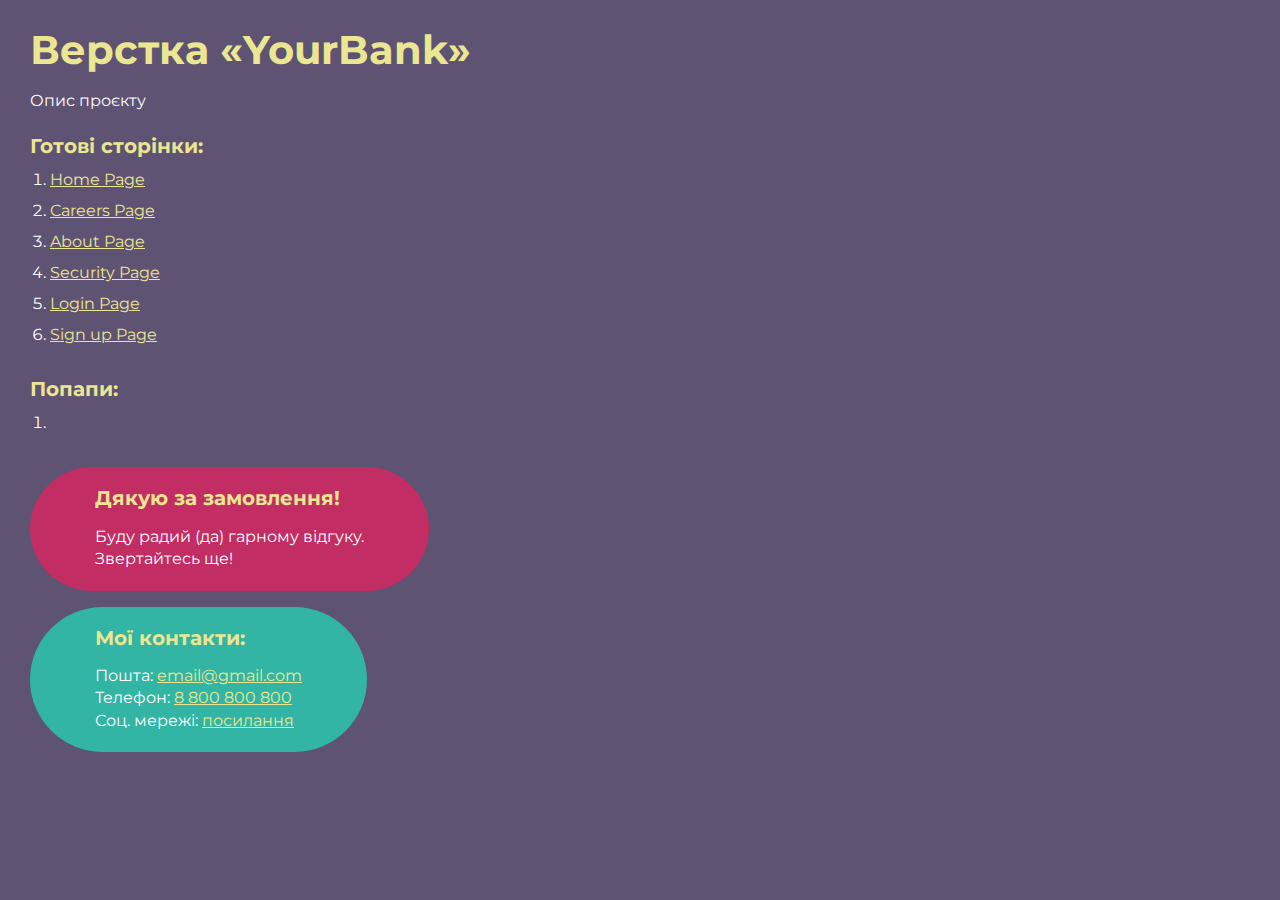
<file: index.html>
<!DOCTYPE html>
<html>

<head>
	<meta charset="UTF-8">
	<meta name="viewport" content="width=device-width, initial-scale=1.0">
	<title>Верстка «YourBank»</title>
</head>

<body>
	<div class="rootpage">
		<h1>Верстка «YourBank»</h1>
		<div class="rootpage__info">
			Опис проєкту
		</div>
		<h2>Готові сторінки:</h2>
		<ol class="rootpage__list">
			<li><a target="_blank" href="home.html">Home Page</a></li>
			<li><a target="_blank" href="careers.html">Careers Page</a></li>
			<li><a target="_blank" href="about.html">About Page</a></li>
			<li><a target="_blank" href="security.html">Security Page</a></li>
			<li><a target="_blank" href="login.html">Login Page</a></li>
			<li><a target="_blank" href="sign-up.html">Sign up Page</a></li>
		</ol>
		<h2>Попапи:</h2>
		<ol class="rootpage__list">
			<li><a target="_blank" href="home.html#"></a></li>
		</ol>
		<div class="rootpage__tnx">
			<h2>Дякую за замовлення!</h2>
			<p>Буду радий (да) гарному відгуку.</p>
			<p>Звертайтесь ще!</p>
		</div>
		<div class="rootpage__contacts">
			<h2>Мої контакти:</h2>
			<p>Пошта: <a href="mailto:email@gmail.com">email@gmail.com</a></p>
			<p>Телефон: <a href="tel:8800800800">8 800 800 800</a></p>
			<p>Соц. мережі: <a href="">посилання</a></p>
		</div>
	</div>
</body>
<style>
	@charset "UTF-8";
	@import url("https://fonts.googleapis.com/css?family=Montserrat:regular,700&display=swap");

	*,
	*::before,
	*::after {
		padding: 0px;
		margin: 0px;
		border: 0px;
		box-sizing: border-box;
	}

	html,
	body {
		height: 100%;
		margin: 0;
		padding: 0;
		min-width: 320px;
		width: 100%;
		color: #fff;
		background-color: #5e5373;
	}

	body {
		font-family: Montserrat;
		font-size: 100%;
		line-height: 1;
		font-size: 1rem;
	}

	a {
		text-decoration: underline;
		color: #ebe691
	}

	a:visited {
		text-decoration: underline;
		color: #aaa768;
	}

	a:hover {
		text-decoration: none;
	}

	ul li {
		list-style: none;
	}

	img {
		vertical-align: top;
	}

	.wrapper {
		width: 100%;
		min-height: 100%;
		overflow: hidden;
	}

	.rootpage {
		padding: 30px;
		display: flex;
		flex-direction: column;
		align-items: flex-start;
	}

	@media (max-width: 767px) {
		.rootpage {
			padding: 30px 15px;
		}
	}

	h1 {
		color: #ebe691;
		font-size: 2.5rem;
		margin: 0px 0px 1.25rem 0px;
	}

	@media (max-width: 767px) {
		h1 {
			font-size: 1.85rem;
			margin: 0px 0px 1.25rem 0px;
		}
	}

	h2 {
		color: #ebe691;
		font-size: 1.25rem;
		margin: 0px 0px 1rem 0px;
	}

	@media (max-width: 767px) {
		h2 {
			font-size: 1.125rem;
			margin: 0px 0px 1rem 0px;
		}
	}

	.rootpage__info {
		line-height: 140%;
		margin: 0px 0px 1.5rem 0px;
	}

	.rootpage__list {
		margin: 0px 0px 2.25rem 1.25rem;
	}

	.rootpage__list li:not(:last-child) {
		margin: 0px 0px 15px 0px;
	}

	.rootpage__contacts,
	.rootpage__tnx {
		border-radius: 200px;
		padding: 20px 65px;
		line-height: 140%;
	}

	@media (max-width: 767px) {

		.rootpage__contacts,
		.rootpage__tnx {
			border-radius: 40px;
			padding: 20px;
		}
	}

	.rootpage__contacts {
		background: #32b5a4;

	}

	.rootpage__contacts a {
		color: #ebe691;
	}

	.rootpage__tnx {
		background: #c22d63;
		margin: 0px 0px 1rem 0px;
	}
</style>

</html>
</file>
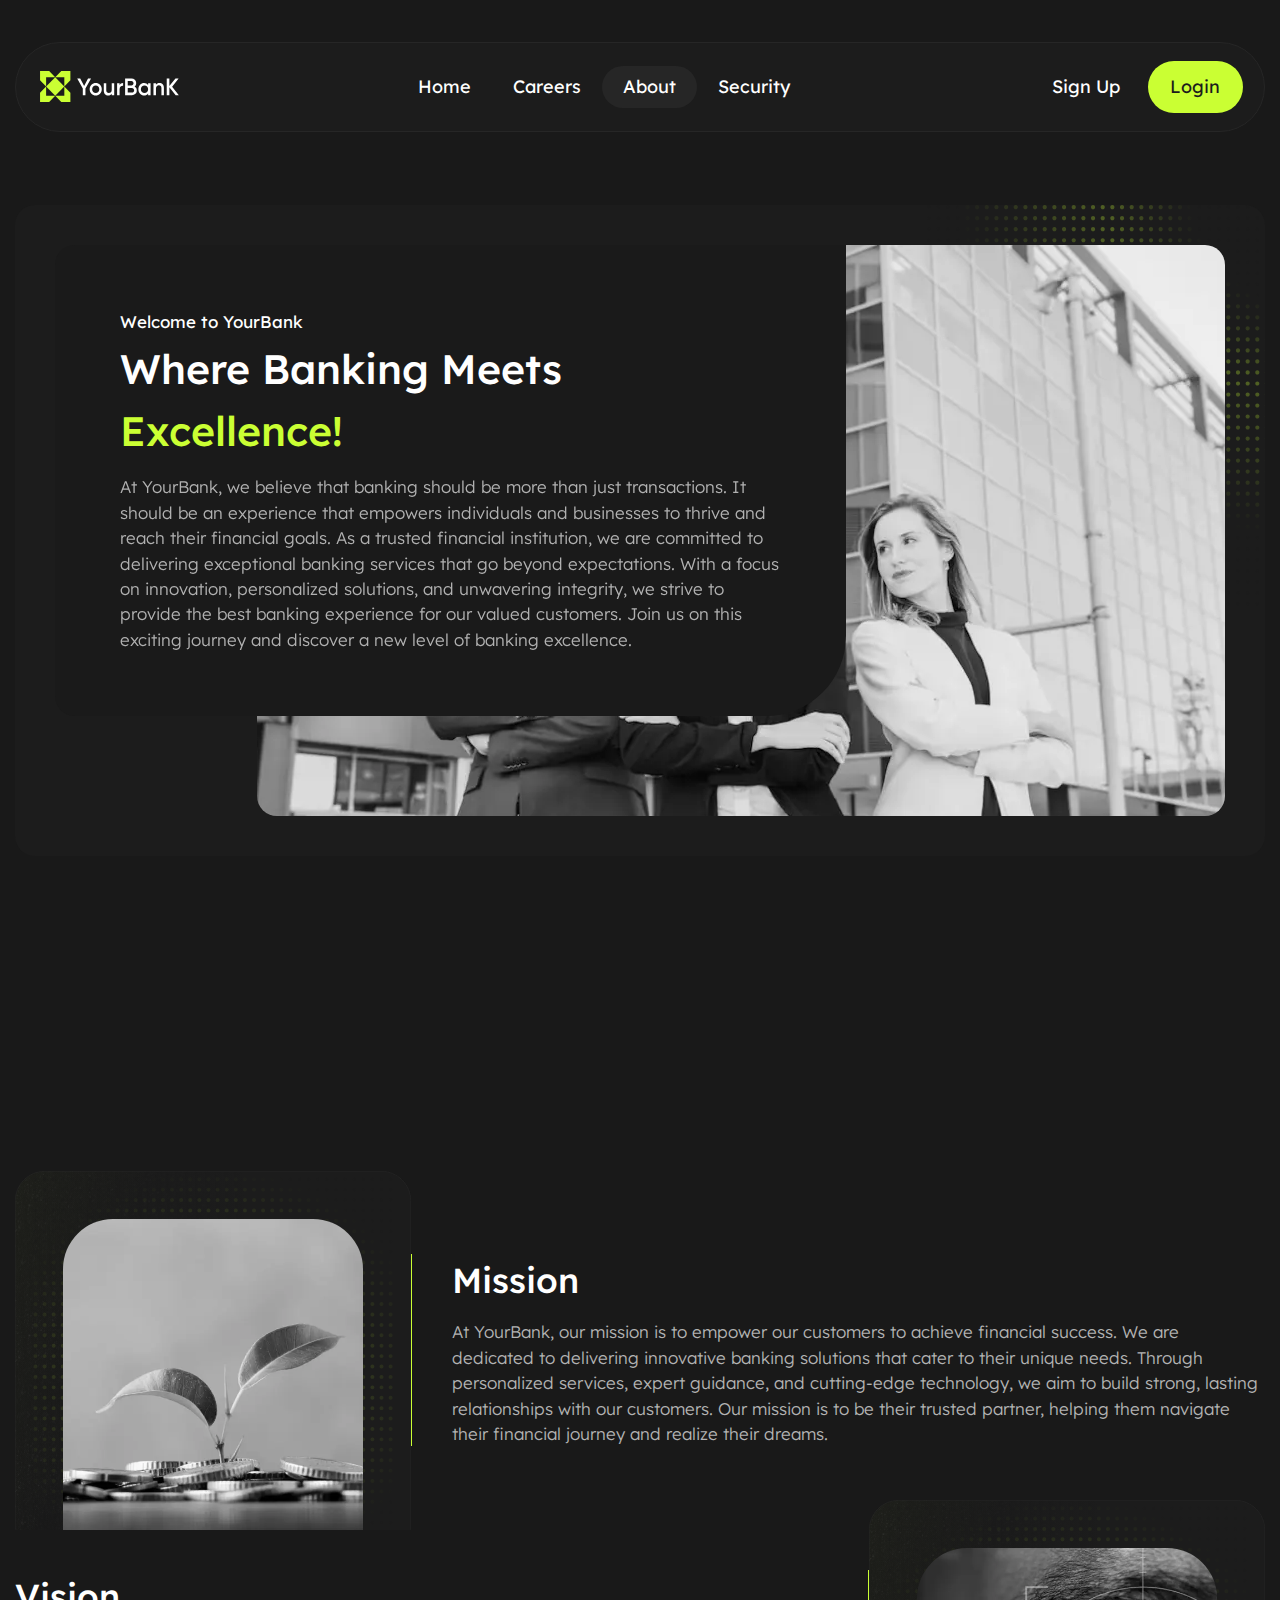
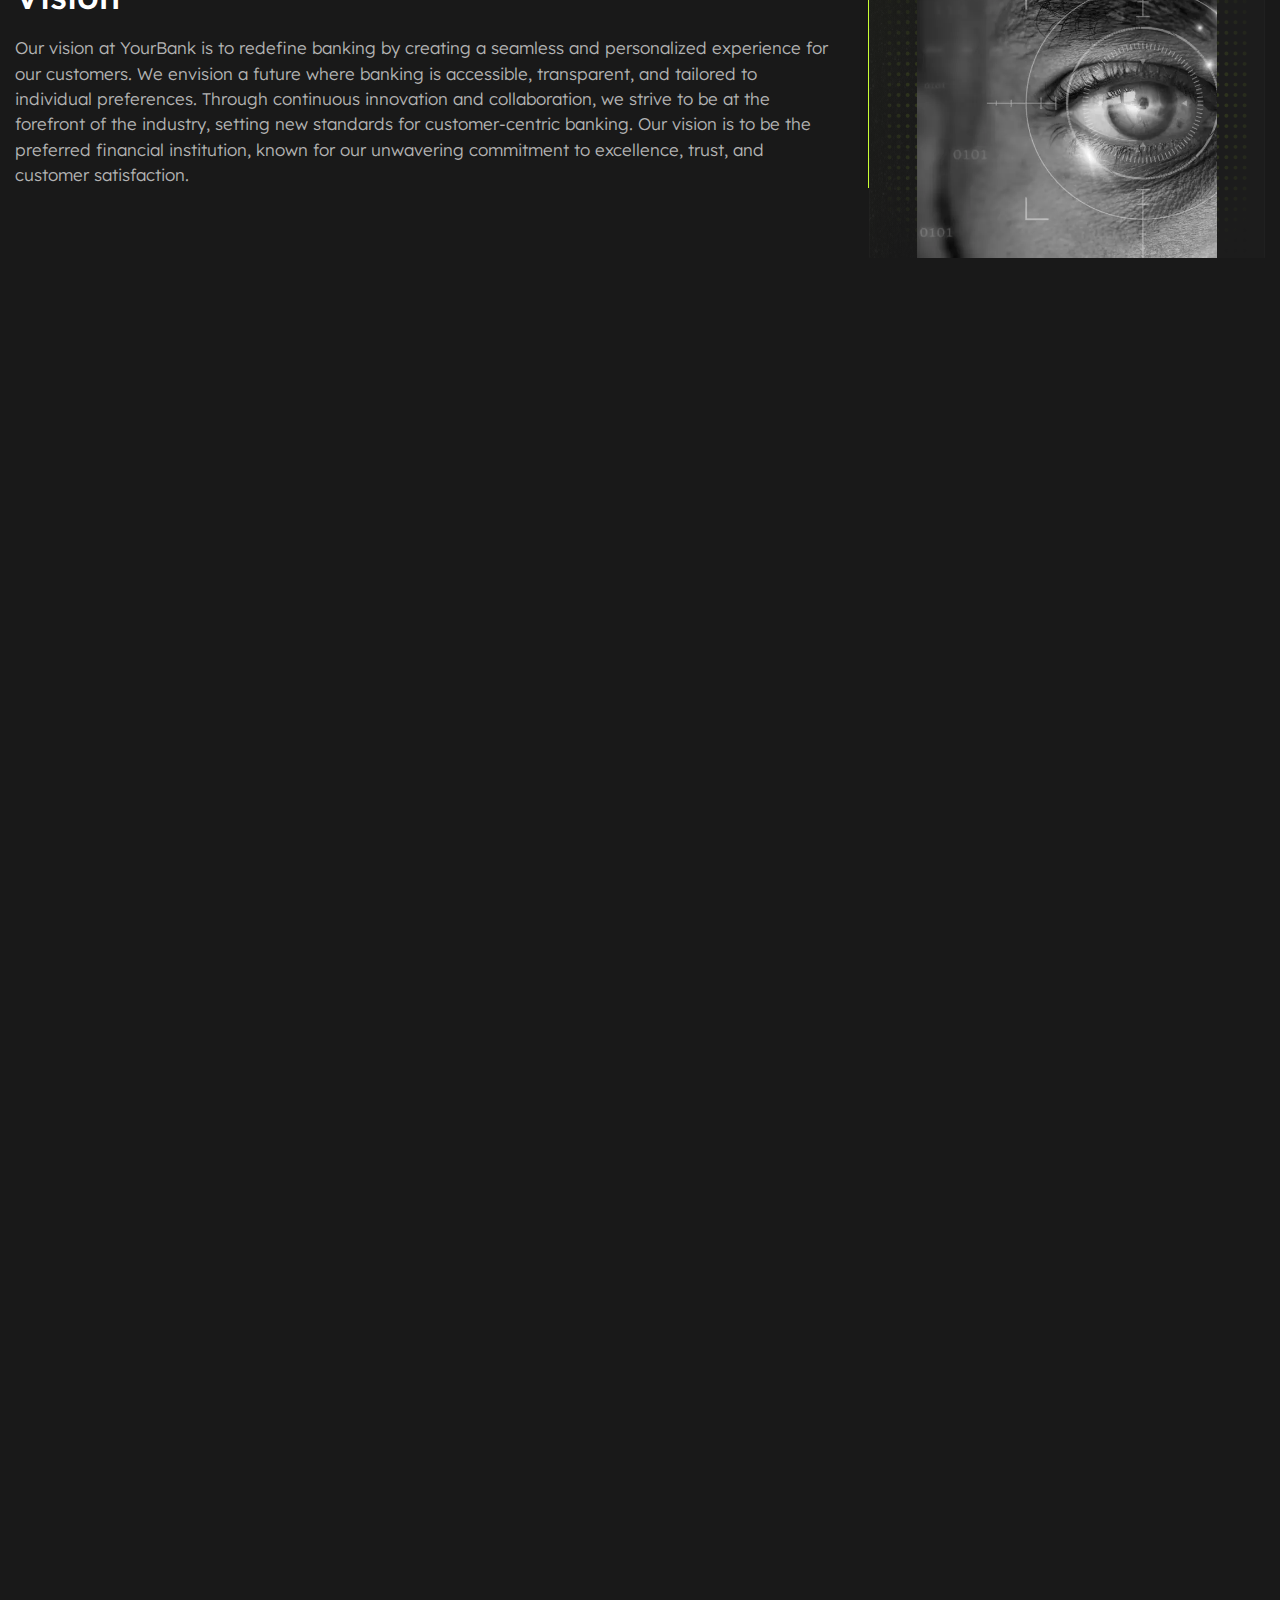
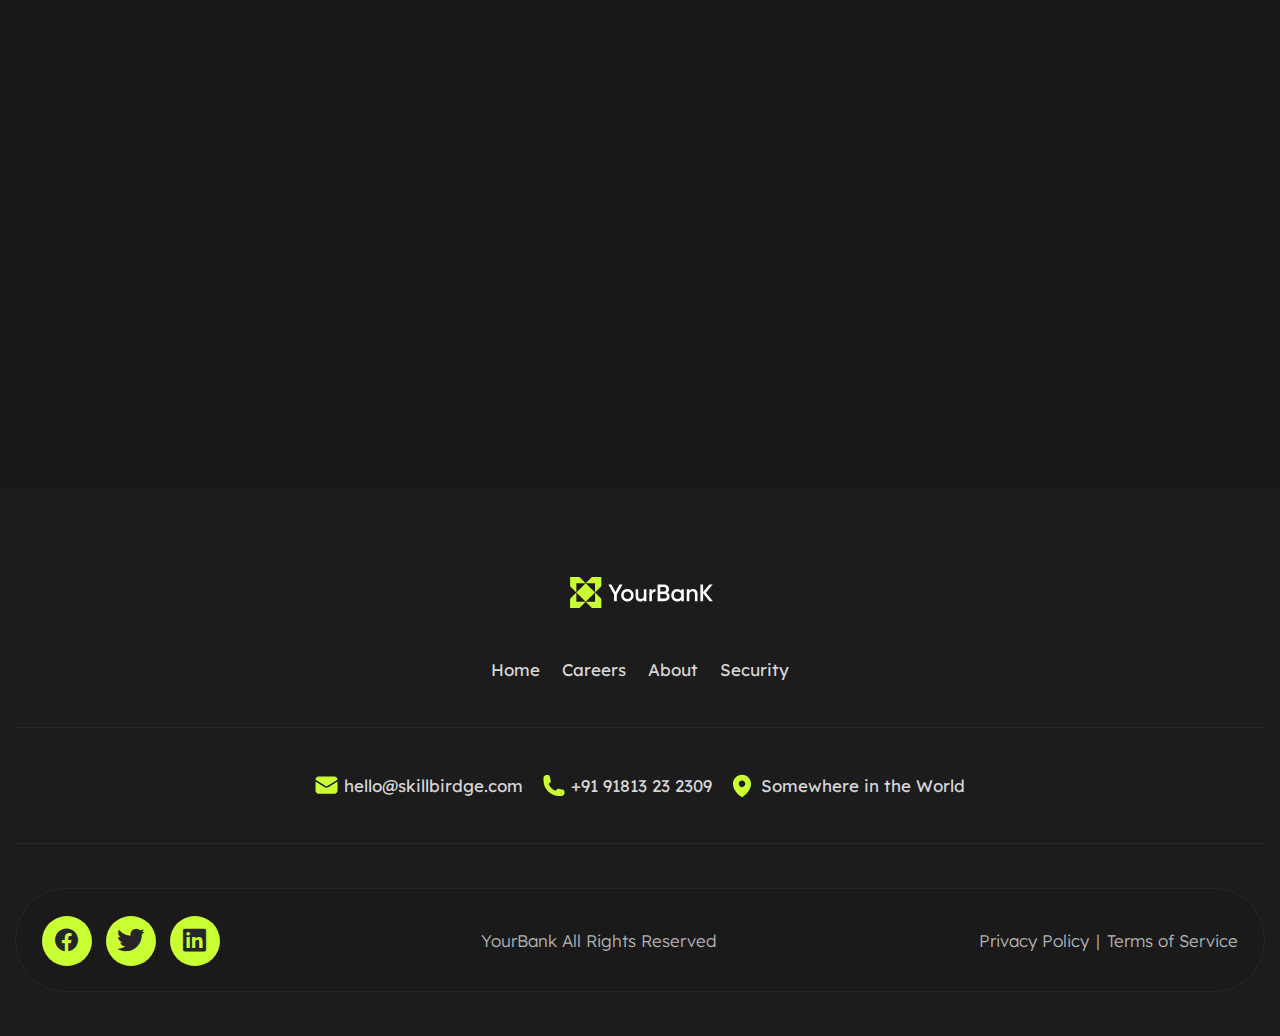
<file: about.html>
<!doctype html>
<html lang="en">

<head>
	<title>About</title>
	<meta charset="UTF-8">
	<meta name="format-detection" content="telephone=no">
	<!-- <style>body{opacity: 0;}</style> -->
	<link rel="stylesheet" href="css/style.min.css?_v=20240812220128">
	<link rel="shortcut icon" href="favicon.ico">
	<!-- <meta name="robots" content="noindex, nofollow"> -->
	<meta name="viewport" content="width=device-width, initial-scale=1.0">
</head>

<body>
	<div class="wrapper">
		<header class="header">
			<div class="header__container">
				<div id="logo-container">
					<a href="home.html" class="header__logo"><img src="img/logo.svg" alt="logo"></a>
				</div>
				<div class="header__menu menu">
					<nav class="menu__body">
						<ul class="menu__list">
							<li class="menu__item"><a href="home.html" class="menu__link ">Home</a></li>
							<li class="menu__item"><a href="careers.html" class="menu__link">Careers</a></li>
							<li class="menu__item"><a href="about.html" class="menu__link">About</a></li>
							<li class="menu__item"><a href="security.html" class="menu__link">Security</a></li>
						</ul>
					</nav>
				</div>
				<div class="header__actions action-header">
					<div class="action-header__links" data-da=".menu__body, 479.98,2">
						<a href="sign-up.html" class="action-header__button action-header__button--sign-up">Sign Up</a>
						<a href="login.html" class="action-header__button btn btn--long">Login</a>
					</div>
					<div class="action-header__burger-row">
						<button aria-label="Open menu" type="button" class="action-header__burger icon-menu">
							<span></span>
						</button>
					</div>
				</div>
			</div>
		</header>

		<main class="page">
			<section class="hero-block">
				<div class="hero-block__container">
					<div class="hero-block__content hero-block__content--meets">
						<div class="hero-block__top top">
							<div class="top__subtitle">Welcome to YourBank</div>
							<h1 class="top__title title">
								Where Banking Meets <span>Excellence!</span>
							</h1>
							<div class="top__text text">
								<p>
									At YourBank, we believe that banking should be more than
									just transactions. It should be an experience that empowers
									individuals and businesses to thrive and reach their
									financial goals. As a trusted financial institution, we are
									committed to delivering exceptional banking services that go
									beyond expectations. With a focus on innovation,
									personalized solutions, and unwavering integrity, we strive
									to provide the best banking experience for our valued
									customers. Join us on this exciting journey and discover a
									new level of banking excellence.
								</p>
							</div>
						</div>
					</div>
				</div>
			</section>
			<section class="vision">
				<div class="vision__container">
					<div class="vision__top top">
						<h2 class="top__title title"><span>Mission & Vision</span></h2>
						<div class="top__text text">
							<p>
								We envision being a leading force in the industry, driven by
								innovation, integrity, and inclusivity, creating a brighter
								financial future for individuals and businesses while
								maintaining a strong commitment to customer satisfaction and
								community development
							</p>
						</div>
					</div>
					<div class="vision__content">
						<div class="vision__block block-vision">
							<div class="block-vision__img-row">
								<img class="block-vision__img ibg" src="img/about/vision/v-1.webp" alt="money">
							</div>
							<div class="block-vision__inner inner inner--rev">
								<h3 class="inner__title">Mission</h3>
								<div class="inner__text text">
									<p>
										At YourBank, our mission is to empower our customers to
										achieve financial success. We are dedicated to delivering
										innovative banking solutions that cater to their unique
										needs. Through personalized services, expert guidance, and
										cutting-edge technology, we aim to build strong, lasting
										relationships with our customers. Our mission is to be
										their trusted partner, helping them navigate their
										financial journey and realize their dreams.
									</p>
								</div>
							</div>
						</div>
						<div class="vision__block block-vision ">
							<div class="block-vision__img-row">
								<img class="block-vision__img ibg" src="img/about/vision/v-2.webp" alt="eye">
							</div>
							<div class="block-vision__inner inner ">
								<h3 class="inner__title">Vision</h3>
								<div class="inner__text text">
									<p>
										Our vision at YourBank is to redefine banking by creating
										a seamless and personalized experience for our customers.
										We envision a future where banking is accessible,
										transparent, and tailored to individual preferences.
										Through continuous innovation and collaboration, we strive
										to be at the forefront of the industry, setting new
										standards for customer-centric banking. Our vision is to
										be the preferred financial institution, known for our
										unwavering commitment to excellence, trust, and customer
										satisfaction.
									</p>
								</div>
							</div>
						</div>
					</div>
				</div>
			</section>
			<section class="releases">
				<div class="releases__container">
					<div class="releases__top top">
						<h2 class="top__title title">
							<span>Press Releases</span>
						</h2>
						<div class="top__text text">
							<p>
								Stay updated with the latest happenings and exciting
								developments at YourBank through our press releases.
							</p>
						</div>
					</div>
					<div class="releases__content">
						<article class="releases__card card-item">
							<img class="card-item__img ibg" src="img/about/releases/r-1.webp" alt="businesses">
							<div class="card-item__row">
								<h3 class="card-item__title">
									<a href="#">YourBank Launches New Rewards Program to Enhance Customer
										Loyalty and Satisfaction</a>
								</h3>
								<ul class="card-item__info info">
									<li class="info__item">Location: India</li>
									<li class="info__item">
										<time datetime="2024-11-01">Date: 12/11/2024</time>
									</li>
								</ul>
								<div class="card-item__text text">
									<p>
										YourBank is pleased to announce the introduction of our
										new Rewards Program, aimed at rewarding our loyal
										customers and enhancing their banking experience. The
										program offers exclusive benefits, discounts, and
										personalized offers tailored to individual customer
										preferences. With this initiative, YourBank reaffirms its
										commitment to delivering exceptional value and building
										lasting relationships with our valued customers.
									</p>
								</div>
							</div>
						</article>
						<article class="releases__card card-item">
							<img class="card-item__img ibg" src="img/about/releases/r-2.webp" alt="businesses">
							<div class="card-item__row">
								<h3 class="card-item__title">
									<a href="#">YourBank Expands Branch Network with Opening of New
										Location in Chennai</a>
								</h3>
								<ul class="card-item__info info">
									<li class="info__item">Location: India</li>
									<li class="info__item">
										<time datetime="2024-11-12">Date: 12/11/2024</time>
									</li>
								</ul>
								<div class="card-item__text text">
									<p>
										YourBank is excited to announce the grand opening of our
										newest branch in [City]. This expansion is a testament to
										our continued commitment to serving our customers and
										providing them with convenient access to our comprehensive
										range of banking services. The new branch will feature
										state-of-the-art facilities, a team of dedicated
										professionals, and a personalized approach to banking,
										further strengthening our presence in the local community.
									</p>
								</div>
							</div>
						</article>
						<article class="releases__card card-item">
							<img class="card-item__img ibg" src="img/about/releases/r-3.webp" alt="businesses">
							<div class="card-item__row">
								<h3 class="card-item__title">
									<a href="#">YourBank Partners with Local Nonprofit to Support
										Financial Education Initiatives</a>
								</h3>
								<ul class="card-item__info info">
									<li class="info__item">Location: India</li>
									<li class="info__item">
										<time datetime="2024-12-24">Date: 24/12/2024</time>
									</li>
								</ul>
								<div class="card-item__text text">
									<p>
										YourBank is excited to unveil our new Sustainable Banking
										Initiative, demonstrating our commitment to environmental
										responsibility. This initiative includes a range of
										sustainable banking products and services, such as green
										loans, eco-friendly investment options, and paperless
										banking solutions. By incorporating sustainable practices
										into our operations, we aim to contribute to a greener
										future while providing innovative banking solutions to our
										customers.
									</p>
								</div>
							</div>
						</article>
						<article class="releases__card card-item">
							<img class="card-item__img ibg" src="img/about/releases/r-4.webp" alt="businesses">
							<div class="card-item__row">
								<h3 class="card-item__title">
									<a href="#">YourBank Launches Sustainable Banking Initiative to
										Promote Environmental Responsibility</a>
								</h3>
								<ul class="card-item__info info">
									<li class="info__item">Location: India</li>
									<li class="info__item">
										<time datetime="2024-12-28">Date: 28/12/2024</time>
									</li>
								</ul>
								<div class="card-item__text text">
									<p>
										YourBank is excited to unveil our new Sustainable Banking
										Initiative, demonstrating our commitment to environmental
										responsibility. This initiative includes a range of
										sustainable banking products and services, such as green
										loans, eco-friendly investment options, and paperless
										banking solutions. By incorporating sustainable practices
										into our operations, we aim to contribute to a greener
										future while providing innovative banking solutions to our
										customers.
									</p>
								</div>
							</div>
						</article>
					</div>
				</div>
			</section>
		</main>
		<footer class="footer">
			<div class="footer__container">
				<div class="footer__top top-footer">
					<img class="top-footer__logo" src="img/logo.svg" alt="logo">
					<ul class="top-footer__list">
						<li class="top-footer__item">Home<a href="top-footer__link"></a></li>
						<li class="top-footer__item">Careers<a href="top-footer__link"></a></li>
						<li class="top-footer__item">About<a href="top-footer__link"></a></li>
						<li class="top-footer__item">Security<a href="top-footer__link"></a></li>
					</ul>
				</div>
				<div class="footer__middle middle-footer">
					<address class="middle-footer__address address">
						<ul class="address__list">
							<li class="address__item"><a class="address__link" href="mailto:hello@skillbirdge.com">hello@skillbirdge.com</a></li>
							<li class="address__item"><a class="address__link" href="tel:9191813232308">+91 91813 23 2309</a></li>
							<li class="address__item"><a class="address__link" href="#">Somewhere in the World</a></li>
						</ul>
					</address>
				</div>
				<div class="footer__bottom bottom-footer">
					<ul class="bottom-footer__media media">
						<li class="media__item media__item--facebook "><a class="media__link icon-facebook" href="#" aria-label="facebook"></a></li>
						<li class="media__item media__item--twitter"><a class="media__link icon-twitter" href="#" aria-label="twitter"></a></li>
						<li class="media__item media__item--linkedin"><a class="media__link icon-linkedin" href="#" aria-label="linkedin"></a></li>
					</ul>
					<div class="bottom-footer__copy">YourBank All Rights Reserved</div>
					<ul class="bottom-footer__policy policy">
						<li class="policy__item"><a class="policy__link" href="#">Privacy Policy</a></li>
						<li class="policy__item"><span>|</span></li>
						<li class="policy__item"><a class="policy__link" href="#">Terms of Service</a></li>
					</ul>
				</div>
			</div>
		</footer>
	</div>
	<script src="js/app.min.js?_v=20240812220128"></script>

</body>

</html>
</file>
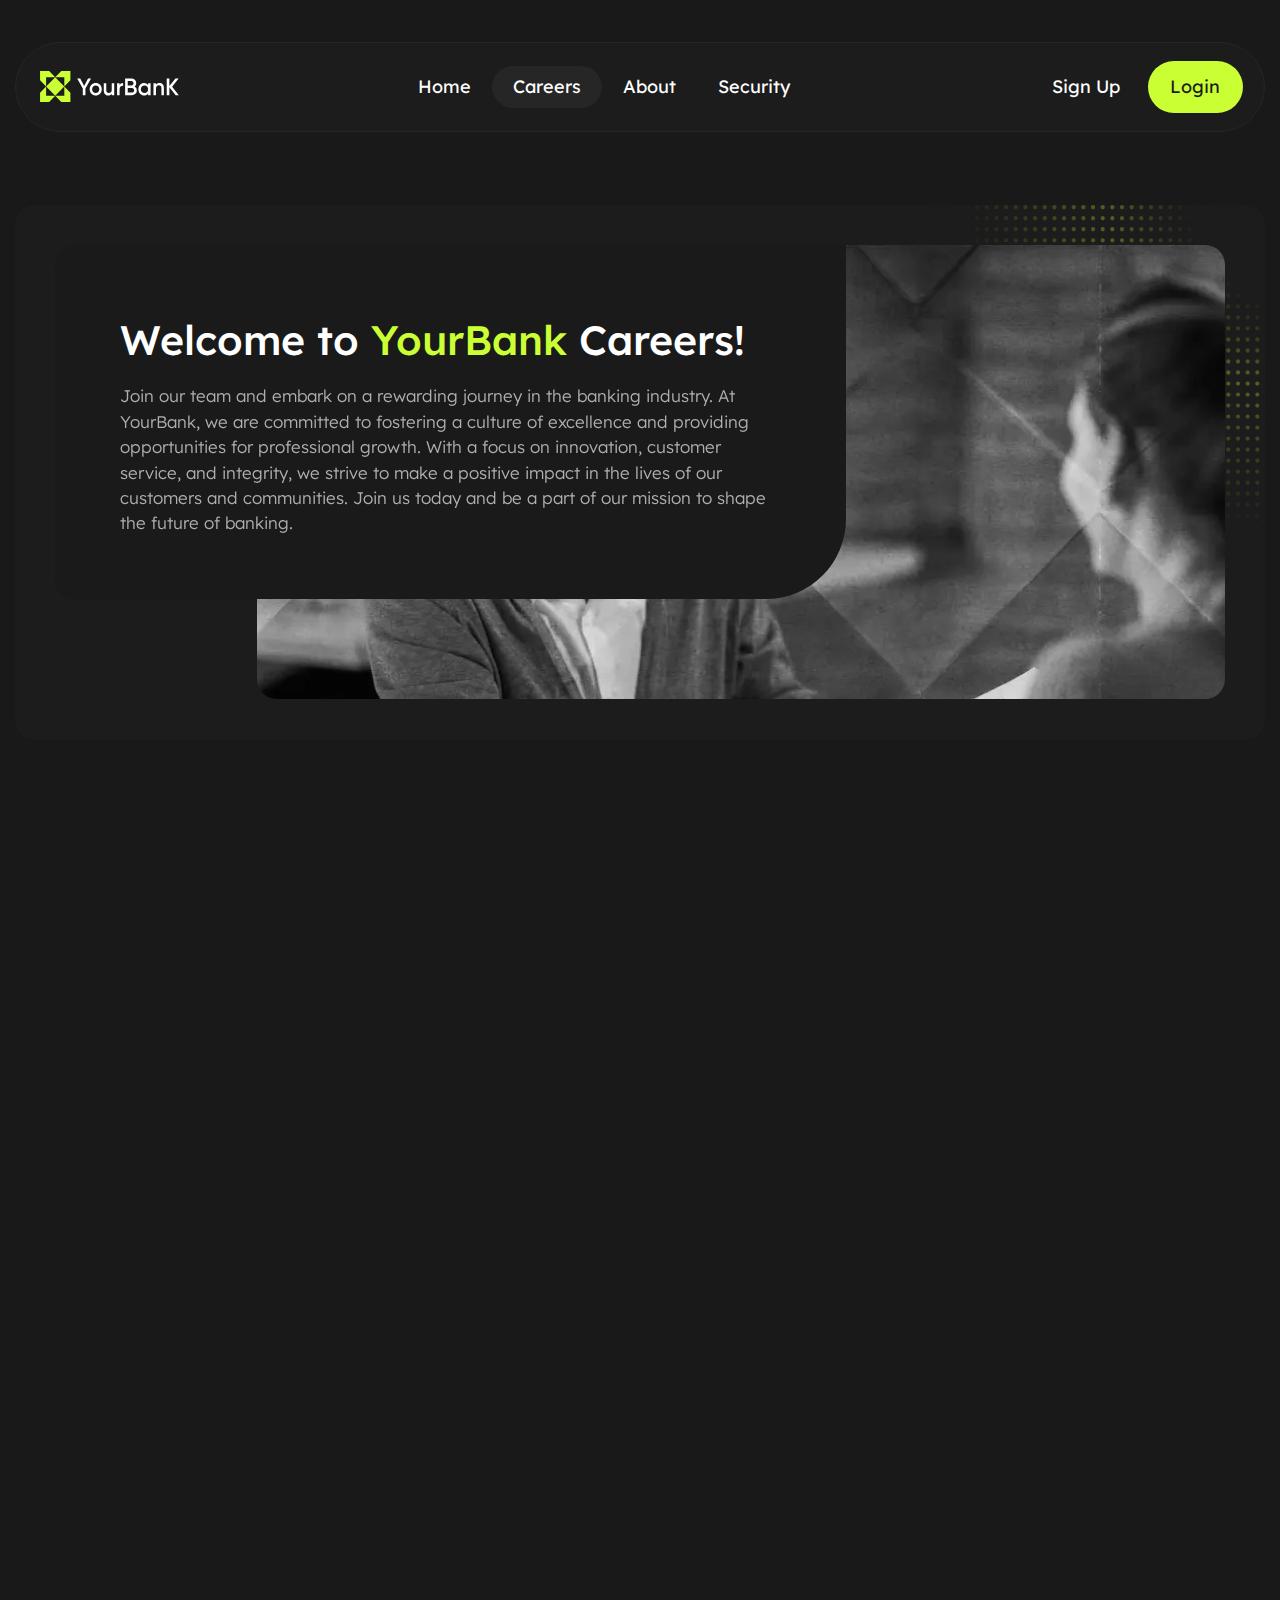
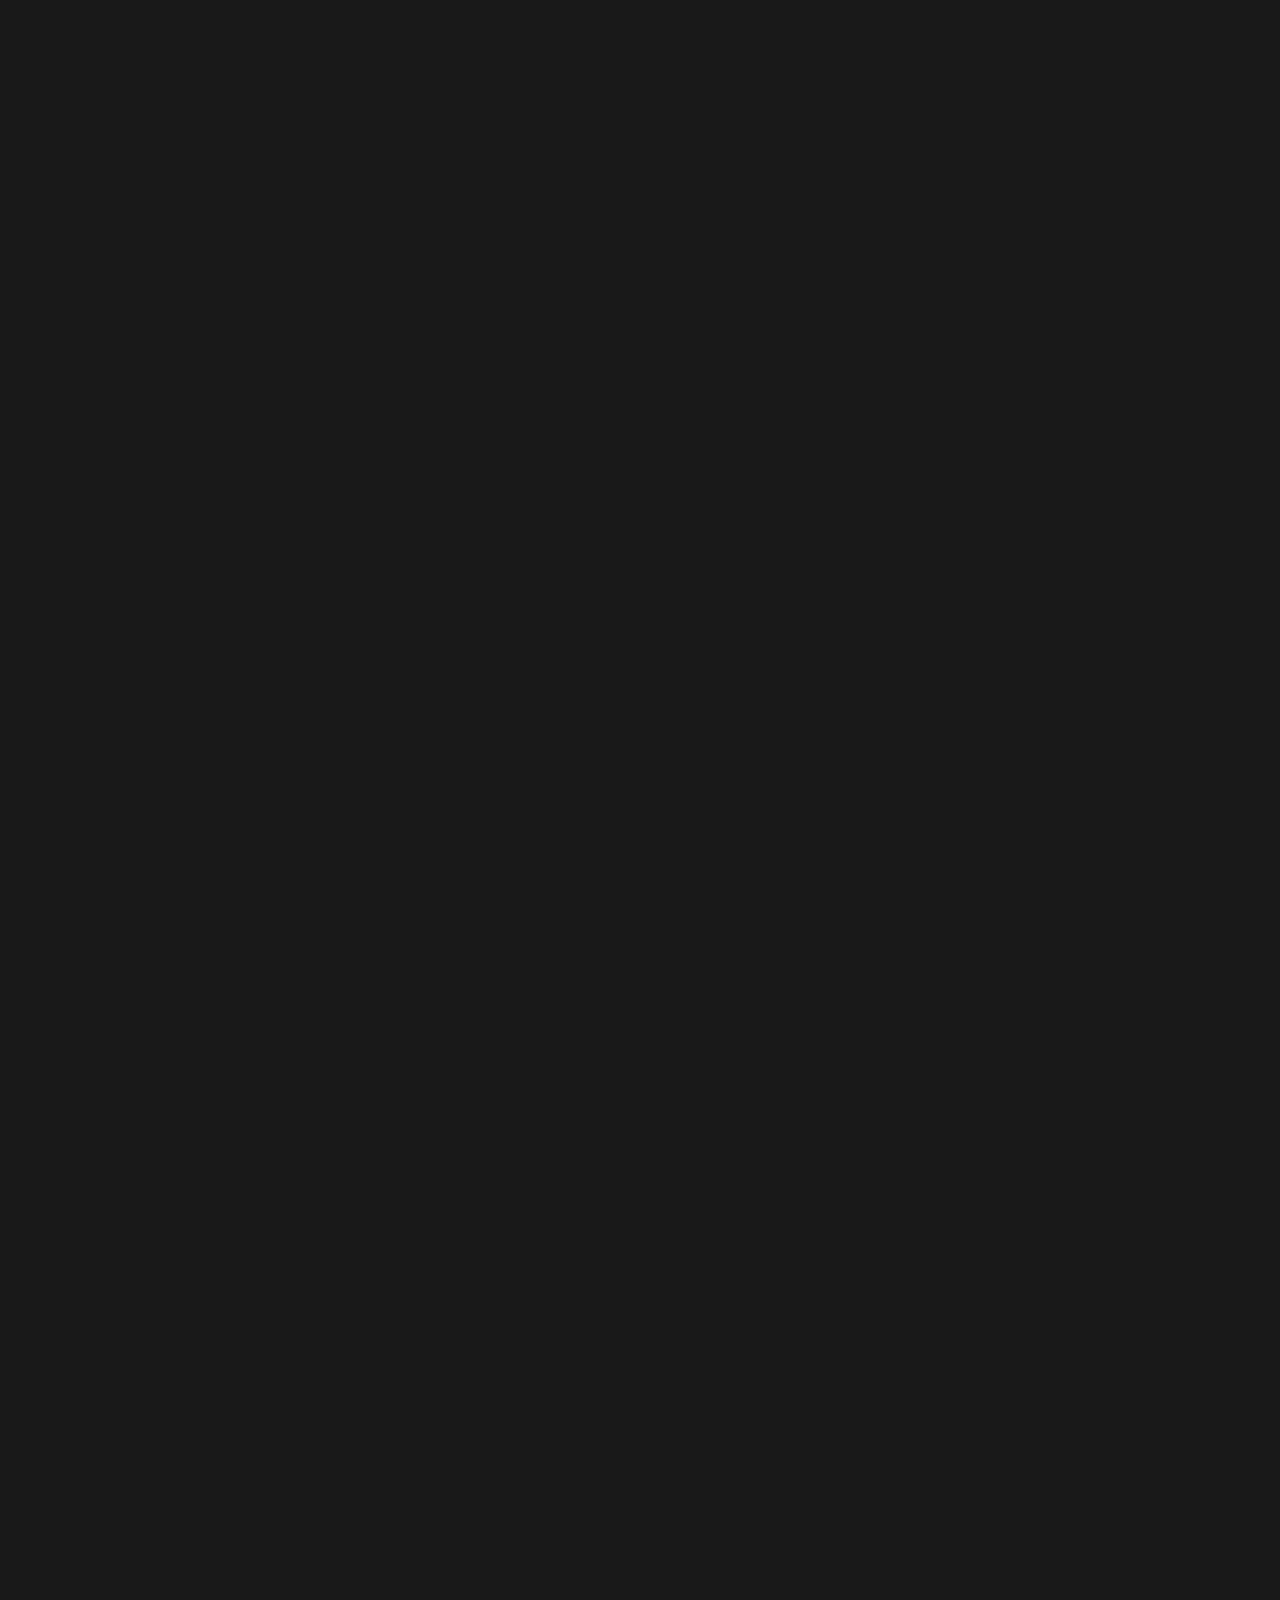
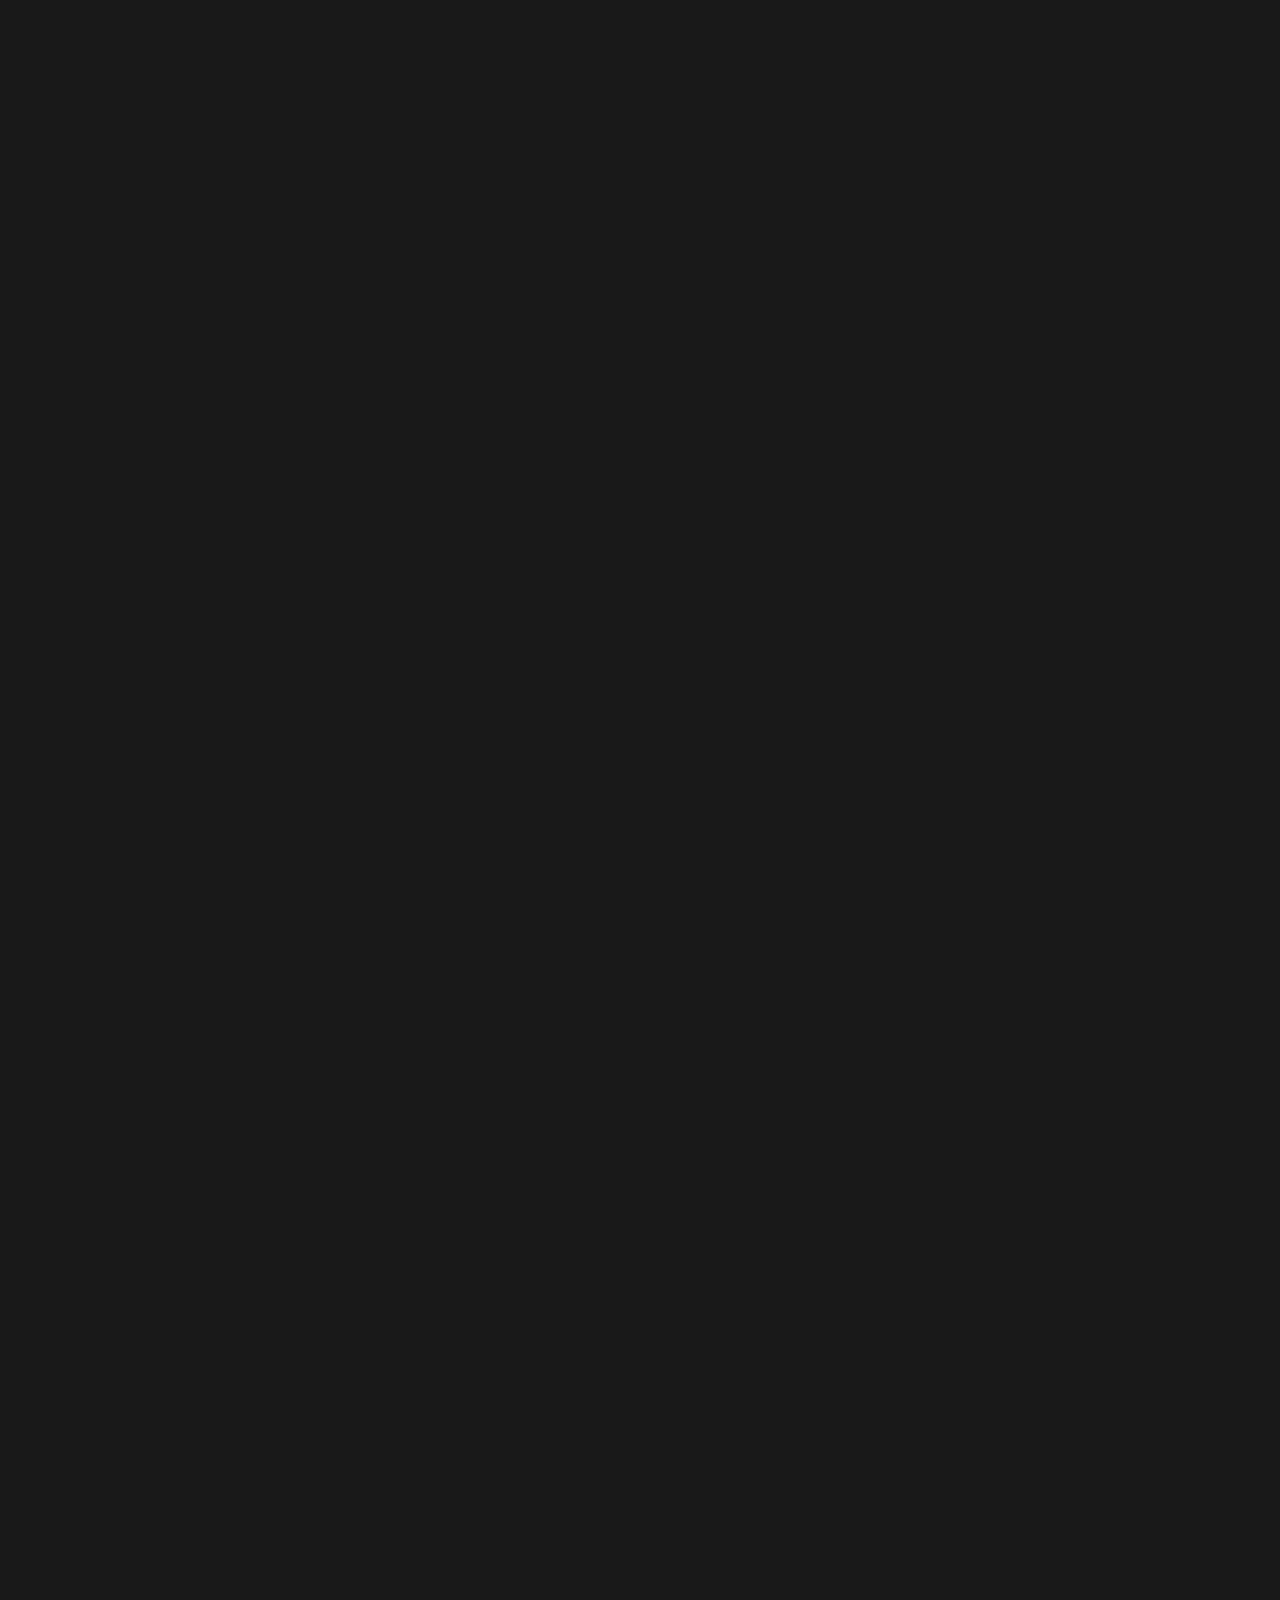
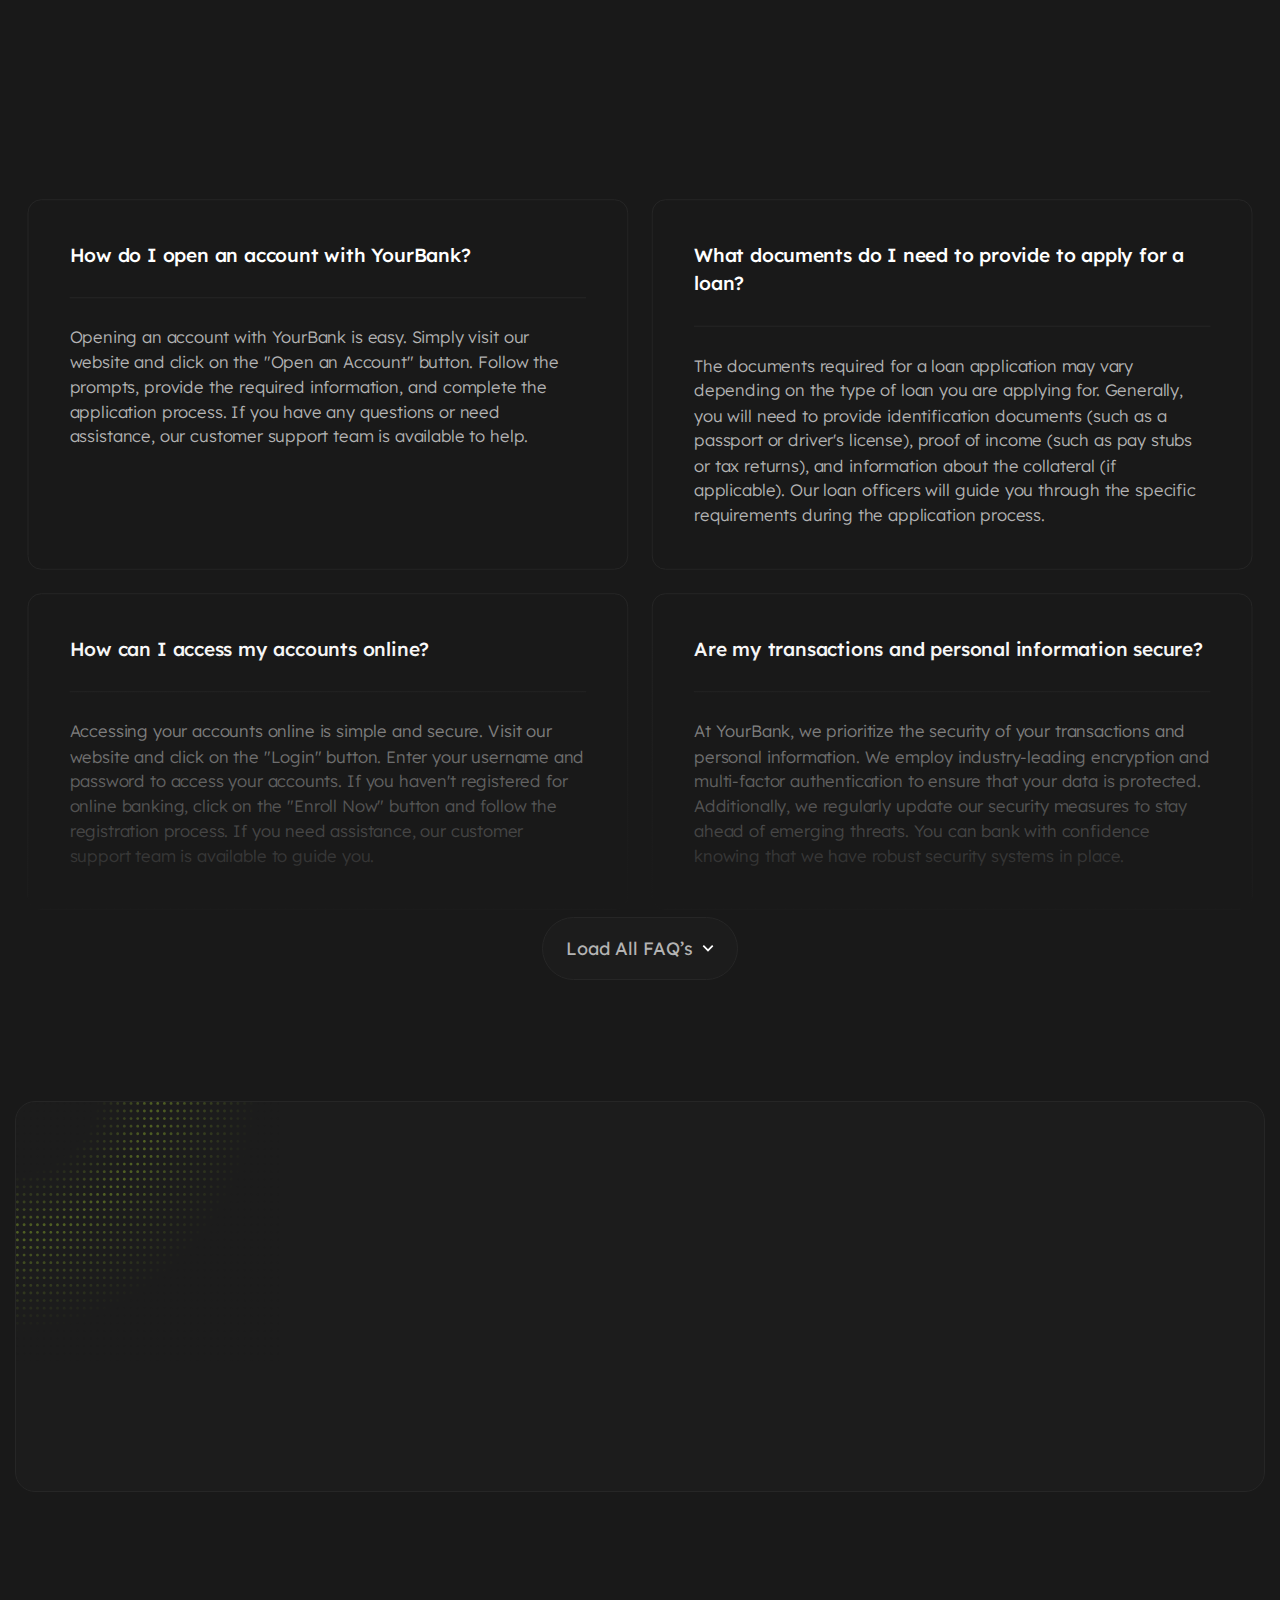
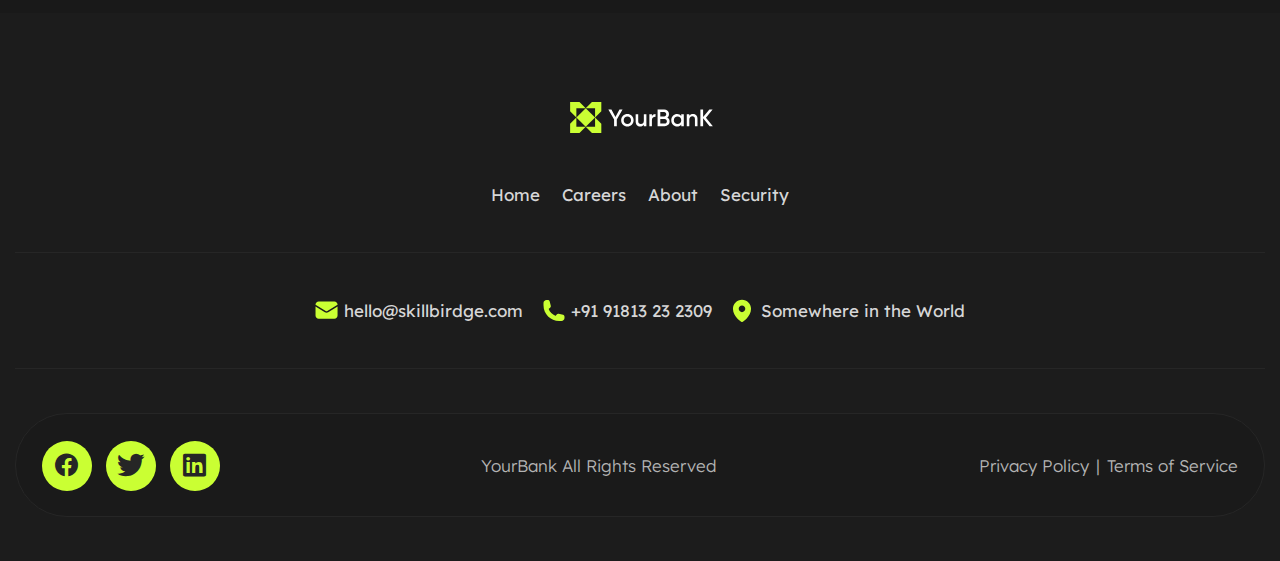
<file: careers.html>
<!doctype html>
<html lang="en">

<head>
	<title>Careers</title>
	<meta charset="UTF-8">
	<meta name="format-detection" content="telephone=no">
	<!-- <style>body{opacity: 0;}</style> -->
	<link rel="stylesheet" href="css/style.min.css?_v=20240812220128">
	<link rel="shortcut icon" href="favicon.ico">
	<!-- <meta name="robots" content="noindex, nofollow"> -->
	<meta name="viewport" content="width=device-width, initial-scale=1.0">
</head>

<body>
	<div class="wrapper">
		<header class="header">
			<div class="header__container">
				<div id="logo-container">
					<a href="home.html" class="header__logo"><img src="img/logo.svg" alt="logo"></a>
				</div>
				<div class="header__menu menu">
					<nav class="menu__body">
						<ul class="menu__list">
							<li class="menu__item"><a href="home.html" class="menu__link ">Home</a></li>
							<li class="menu__item"><a href="careers.html" class="menu__link">Careers</a></li>
							<li class="menu__item"><a href="about.html" class="menu__link">About</a></li>
							<li class="menu__item"><a href="security.html" class="menu__link">Security</a></li>
						</ul>
					</nav>
				</div>
				<div class="header__actions action-header">
					<div class="action-header__links" data-da=".menu__body, 479.98,2">
						<a href="sign-up.html" class="action-header__button action-header__button--sign-up">Sign Up</a>
						<a href="login.html" class="action-header__button btn btn--long">Login</a>
					</div>
					<div class="action-header__burger-row">
						<button aria-label="Open menu" type="button" class="action-header__burger icon-menu">
							<span></span>
						</button>
					</div>
				</div>
			</div>
		</header>

		<main class="page">
			<section class="hero-block">
				<div class="hero-block__container">
					<div class="hero-block__content hero-block__content--welcom">
						<div class="hero-block__top top">
							<h1 class="top__title title">
								Welcome to <span>YourBank</span> Careers!
							</h1>
							<div class="top__text text">
								<p>
									Join our team and embark on a rewarding journey in the
									banking industry. At YourBank, we are committed to fostering
									a culture of excellence and providing opportunities for
									professional growth. With a focus on innovation, customer
									service, and integrity, we strive to make a positive impact
									in the lives of our customers and communities. Join us today
									and be a part of our mission to shape the future of banking.
								</p>
							</div>
						</div>
					</div>
				</div>
			</section>
			<section class="values">
				<div class="values__container">
					<div class="values__top top">
						<h2 class="top__title title">Our <span>Values</span></h2>
						<div class="top__text text">
							<p>
								At YourBank, our values form the foundation of our
								organization and guide our actions. We believe in upholding
								the highest standards of integrity, delivering exceptional
								service, and embracing innovation. These values define our
								culture and shape the way we work together to achieve our
								goals.
							</p>
						</div>
					</div>
					<div class="values__block block-values">
						<div class="block-values__item item-values">
							<h3 class="item-values__title">Integrity</h3>
							<div class="item-values__text text">
								<p>
									We conduct ourselves with utmost honesty, transparency, and
									ethical behavior. We believe in doing what is right for our
									customers, colleagues, and stakeholders, even when faced
									with difficult choices.
								</p>
							</div>
						</div>
						<div class="block-values__item item-values">
							<h3 class="item-values__title">Customer Centrality</h3>
							<div class="item-values__text text">
								<p>
									Our customers are at the heart of everything we do. We are
									dedicated to understanding their needs, providing
									personalized solutions, and delivering exceptional service
									that exceeds expectations.
								</p>
							</div>
						</div>
						<div class="block-values__item item-values">
							<h3 class="item-values__title">Collaboration</h3>
							<div class="item-values__text text">
								<p>
									We foster a collaborative and inclusive work environment,
									where teamwork and diversity are celebrated. By leveraging
									the unique strengths and perspectives of our employees, we
									drive innovation and achieve greater success together.
								</p>
							</div>
						</div>
						<div class="block-values__item item-values">
							<h3 class="item-values__title">Innovation</h3>
							<div class="item-values__text text">
								<p>
									We embrace change and constantly seek innovative solutions
									to meet the evolving needs of our customers. We encourage
									our employees to think creatively, challenge conventions,
									and explore new ideas to drive the future of banking.
								</p>
							</div>
						</div>
					</div>
				</div>
			</section>
			<section class="benefits">
				<div class="benefits__container">
					<div class="benefits__top top">
						<h2 class="top__title title">Our <span>Benefits</span></h2>
						<div class="top__text text">
							<p>
								At YourBank, we value our employees and are dedicated to their
								well-being and success. We offer a comprehensive range of
								benefits designed to support their personal and professional
								growth.
							</p>
						</div>
					</div>
					<div class="benefits__cards benefit-card">
						<div class="benefit-card__body">
							<div class="benefit-card__head">
								<div class="benefit-card__icon">
									<img src="img/icons/advantages-7.svg" alt="icon">
								</div>
								<h3 class="benefit-card__title">Competitive Compensation</h3>
							</div>
							<div class="benefit-card__text text">
								<p>
									We provide a competitive salary package that recognizes the
									skills and expertise of our employees. YourBank believes in
									rewarding exceptional performance and offering opportunities
									for financial growth.
								</p>
							</div>
						</div>
						<div class="benefit-card__body">
							<div class="benefit-card__head">
								<div class="benefit-card__icon">
									<img src="img/icons/advantages-9.svg" alt="icon">
								</div>
								<h3 class="benefit-card__title">Health and Wellness</h3>
							</div>
							<div class="benefit-card__text text">
								<p>
									We provide a competitive salary package that recognizes the
									skills and expertise of our employees. YourBank believes in
									rewarding exceptional performance and offering opportunities
									for financial growth.
								</p>
							</div>
						</div>
						<div class="benefit-card__body">
							<div class="benefit-card__head">
								<div class="benefit-card__icon">
									<img src="img/icons/portfolio.svg" alt="icon">
								</div>
								<h3 class="benefit-card__title">Retirement Planning</h3>
							</div>
							<div class="benefit-card__text text">
								<p>
									We provide a competitive salary package that recognizes the
									skills and expertise of our employees. YourBank believes in
									rewarding exceptional performance and offering opportunities
									for financial growth.
								</p>
							</div>
						</div>
						<div class="benefit-card__body">
							<div class="benefit-card__head">
								<div class="benefit-card__icon">
									<img src="img/icons/advantages-10.svg" alt="icon">
								</div>
								<h3 class="benefit-card__title">Work-Life Balance</h3>
							</div>
							<div class="benefit-card__text text">
								<p>
									We provide a competitive salary package that recognizes the
									skills and expertise of our employees. YourBank believes in
									rewarding exceptional performance and offering opportunities
									for financial growth.
								</p>
							</div>
						</div>
					</div>
				</div>
			</section>
			<section class="job">
				<div class="job__container">
					<div class="job__top top">
						<h2 class="top__title title">
							<span>Job Openings</span>
						</h2>
						<div class="top__text text">
							<p>
								Explore exciting job openings at YourBank, where we value
								talent, innovation, and a passion for customer service. Join
								our team and be part of shaping a brighter future in the
								banking industry
							</p>
						</div>
					</div>
					<div class="job__blocks">
						<div class="job__block block">
							<div class="block__item">
								<div class="block__head">
									<h3 class="block__title">Relationship Manager</h3>
									<ul class="block__location location">
										<li class="location__item">
											<a class="location__link" href="#">Location: India</a>
										</li>
										<li class="location__item">
											<a class="location__link" href="#">
												Department: Retail Banking</a>
										</li>
									</ul>
								</div>
								<div class="block__about">
									<h3 class="block__title">About This Job</h3>
									<div class="block__text text">
										<p>
											As a Relationship Manager at YourBank, you will be
											responsible for developing and maintaining relationships
											with our valued customers. You will proactively identify
											their financial needs and offer tailored solutions to
											help them achieve their goals. We are seeking
											individuals with excellent communication skills, a
											strong sales acumen, and a passion for delivering
											exceptional customer service.
										</p>
									</div>
								</div>
								<div class="block__requirements">
									<h3 class="block__title">Requirements & Qualifications</h3>
									<ul class="block__requirements-list req">
										<li class="req__item">
											Bachelor's degree in Business, Finance, or a related
											field
										</li>
										<li class="req__item">
											Minimum of 3 years of experience in sales or
											relationship management in the banking industry
										</li>
										<li class="req__item">
											Proven track record of meeting and exceeding sales
											targets
										</li>
										<li class="req__item">
											Excellent interpersonal and negotiation skills
										</li>
										<li class="req__item">
											Strong knowledge of banking products and services
										</li>
									</ul>
								</div>
								<a href="#" class="block__btn btn">Apply Now</a>
							</div>
						</div>
						<div class="job__block block">
							<div class="block__item">
								<div class="block__head">
									<h3 class="block__title">Risk Analyst</h3>
									<ul class="block__location location">
										<li class="location__item">
											<a class="location__link" href="#">Location: India</a>
										</li>
										<li class="location__item">
											<a class="location__link" href="#">
												Department: Risk Management</a>
										</li>
									</ul>
								</div>
								<div class="block__about">
									<h3 class="block__title">About This Job</h3>
									<div class="block__text text">
										<p>
											As a Risk Analyst at YourBank, you will play a vital
											role in identifying and assessing potential risks to our
											organization. You will analyze data, conduct risk
											assessments, and develop strategies to mitigate risks.
											We are looking for detail-oriented individuals with
											strong analytical skills and a solid understanding of
											risk management principles.
										</p>
									</div>
								</div>
								<div class="block__requirements">
									<h3 class="block__title">Requirements & Qualifications</h3>
									<ul class="block__requirements-list req">
										<li class="req__item">Bachelor's degree in Finance, Economics, or a related field</li>
										<li class="req__item">Minimum of 2 years of experience in risk management or a similar role</li>
										<li class="req__item">Proficiency in risk analysis tools and techniques</li>
										<li class="req__item">Strong analytical and problem-solving skills</li>
										<li class="req__item">Knowledge of regulatory requirements and industry best practices</li>
									</ul>
								</div>
								<a href="#" class="block__btn btn">Apply Now</a>
							</div>
						</div>
						<div class="job__block block">
							<div class="block__item">
								<div class="block__head">
									<h3 class="block__title">IT Security Specialist</h3>
									<ul class="block__location location">
										<li class="location__item">
											<a class="location__link" href="#">Location: India</a>
										</li>
										<li class="location__item">
											<a class="location__link" href="#"> Department: Information Technology</a>
										</li>
									</ul>
								</div>
								<div class="block__about">
									<h3 class="block__title">About This Job</h3>
									<div class="block__text text">
										<p>As an IT Security Specialist at YourBank, you will be responsible for ensuring the security and integrity of our information systems. You will develop and implement security protocols, conduct vulnerability assessments, and respond to security incidents. We are seeking individuals with a strong technical background, knowledge of cybersecurity best practices, and a commitment to maintaining the confidentiality of customer data.</p>
									</div>
								</div>
								<div class="block__requirements">
									<h3 class="block__title">Requirements & Qualifications</h3>
									<ul class="block__requirements-list req">
										<li class="req__item">Bachelor's degree in Computer Science, Information Security, or a related field</li>
										<li class="req__item">Minimum of 5 years of experience in IT security or a similar role</li>
										<li class="req__item">In-depth knowledge of network security protocols and technologies</li>
										<li class="req__item">Familiarity with regulatory frameworks such as PCI DSS and GDPR</li>
										<li class="req__item">Professional certifications such as CISSP or CISM are preferred</li>
									</ul>
								</div>
								<a href="#" class="block__btn btn">Apply Now</a>
							</div>
						</div>
					</div>
				</div>
			</section>
			<section class="faq">
				<div class="faq__container">
					<div class="faq__top top">
						<h2 class="top__title title">
							Frequently <span>Asked Questions</span>
						</h2>
						<div class="top__text text">
							<p>
								Still you have any questions? Contact our Team via
								support@yourbank.com
							</p>
						</div>
					</div>
					<div class="faq__content">
						<div class="faq__columns column">
							<div class="column__body">
								<h2 class="column__title">
									How do I open an account with YourBank?
								</h2>
								<div class="column__text text">
									<p>
										Opening an account with YourBank is easy. Simply visit our
										website and click on the "Open an Account" button. Follow
										the prompts, provide the required information, and
										complete the application process. If you have any
										questions or need assistance, our customer support team is
										available to help.
									</p>
								</div>
							</div>
							<div class="column__body">
								<h2 class="column__title">
									What documents do I need to provide to apply for a loan?
								</h2>
								<div class="column__text text">
									<p>
										The documents required for a loan application may vary
										depending on the type of loan you are applying for.
										Generally, you will need to provide identification
										documents (such as a passport or driver's license), proof
										of income (such as pay stubs or tax returns), and
										information about the collateral (if applicable). Our loan
										officers will guide you through the specific requirements
										during the application process.
									</p>
								</div>
							</div>
							<div class="column__body">
								<h2 class="column__title">
									How can I access my accounts online?
								</h2>
								<div class="column__text text">
									<p>
										Accessing your accounts online is simple and secure. Visit
										our website and click on the "Login" button. Enter your
										username and password to access your accounts. If you
										haven't registered for online banking, click on the
										"Enroll Now" button and follow the registration process.
										If you need assistance, our customer support team is
										available to guide you.
									</p>
								</div>
							</div>
							<div class="column__body">
								<h2 class="column__title">
									Are my transactions and personal information secure?
								</h2>
								<div class="column__text text">
									<p>
										At YourBank, we prioritize the security of your
										transactions and personal information. We employ
										industry-leading encryption and multi-factor
										authentication to ensure that your data is protected.
										Additionally, we regularly update our security measures to
										stay ahead of emerging threats. You can bank with
										confidence knowing that we have robust security systems in
										place.
									</p>
								</div>
							</div>
							<div class="column__body additional-column">
								<h3 class="column__title">
									What is the interest rate for savings accounts?
								</h3>
								<div class="column__text text">
									<p>
										The interest rate for savings accounts varies depending on
										the type of account and the current market conditions.
										Please visit our website or contact our customer support
										team for the most up-to-date information on interest
										rates.
									</p>
								</div>
							</div>
							<div class="column__body additional-column">
								<h3 class="column__title">
									How can I reset my online banking password?
								</h3>
								<div class="column__text text">
									<p>
										If you need to reset your online banking password, click
										on the "Forgot Password" link on the login page. Follow
										the instructions to reset your password. If you encounter
										any issues, our customer support team is available to
										assist you.
									</p>
								</div>
							</div>
						</div>
						<button class="faq__btn-load" type="button">
							Load All FAQ’s
						</button>
					</div>
				</div>
			</section>
			<section class="financial">
				<div class="financial__container">
					<div class="financial__content">
						<div class="financial__top top top--mb-none">
							<h2 class="top__title title">
								Start your financial journey with <span>YourBank today!</span>
							</h2>
							<div class="top__text text">
								<p>
									Ready to take control of your finances? Join YourBank now,
									and let us help you achieve your financial goals with our
									tailored solutions and exceptional customer service
								</p>
							</div>
						</div>
						<a href="#" class="financial__btn btn btn--big">Open Account</a>
					</div>
				</div>
			</section>
		</main>
		<footer class="footer">
			<div class="footer__container">
				<div class="footer__top top-footer">
					<img class="top-footer__logo" src="img/logo.svg" alt="logo">
					<ul class="top-footer__list">
						<li class="top-footer__item">Home<a href="top-footer__link"></a></li>
						<li class="top-footer__item">Careers<a href="top-footer__link"></a></li>
						<li class="top-footer__item">About<a href="top-footer__link"></a></li>
						<li class="top-footer__item">Security<a href="top-footer__link"></a></li>
					</ul>
				</div>
				<div class="footer__middle middle-footer">
					<address class="middle-footer__address address">
						<ul class="address__list">
							<li class="address__item"><a class="address__link" href="mailto:hello@skillbirdge.com">hello@skillbirdge.com</a></li>
							<li class="address__item"><a class="address__link" href="tel:9191813232308">+91 91813 23 2309</a></li>
							<li class="address__item"><a class="address__link" href="#">Somewhere in the World</a></li>
						</ul>
					</address>
				</div>
				<div class="footer__bottom bottom-footer">
					<ul class="bottom-footer__media media">
						<li class="media__item media__item--facebook "><a class="media__link icon-facebook" href="#" aria-label="facebook"></a></li>
						<li class="media__item media__item--twitter"><a class="media__link icon-twitter" href="#" aria-label="twitter"></a></li>
						<li class="media__item media__item--linkedin"><a class="media__link icon-linkedin" href="#" aria-label="linkedin"></a></li>
					</ul>
					<div class="bottom-footer__copy">YourBank All Rights Reserved</div>
					<ul class="bottom-footer__policy policy">
						<li class="policy__item"><a class="policy__link" href="#">Privacy Policy</a></li>
						<li class="policy__item"><span>|</span></li>
						<li class="policy__item"><a class="policy__link" href="#">Terms of Service</a></li>
					</ul>
				</div>
			</div>
		</footer>
	</div>
	<script src="js/app.min.js?_v=20240812220128"></script>

</body>

</html>
</file>
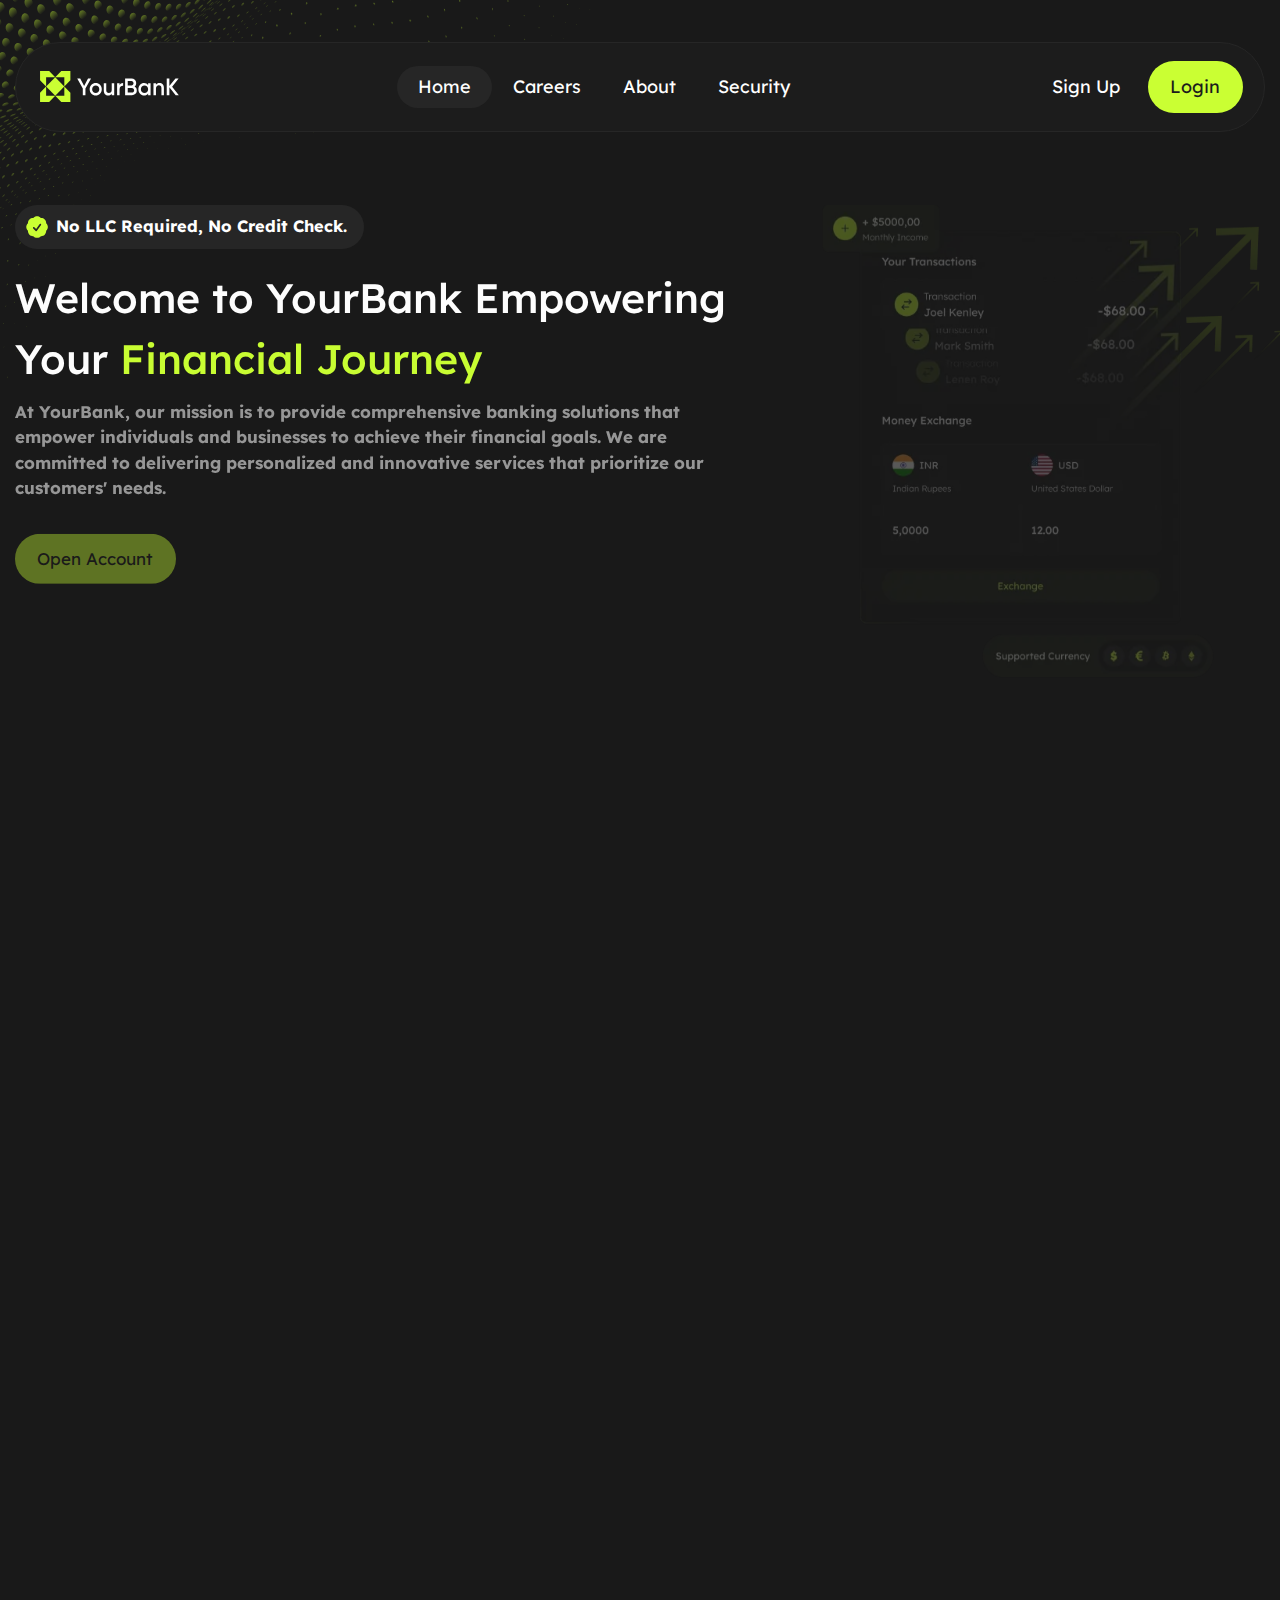
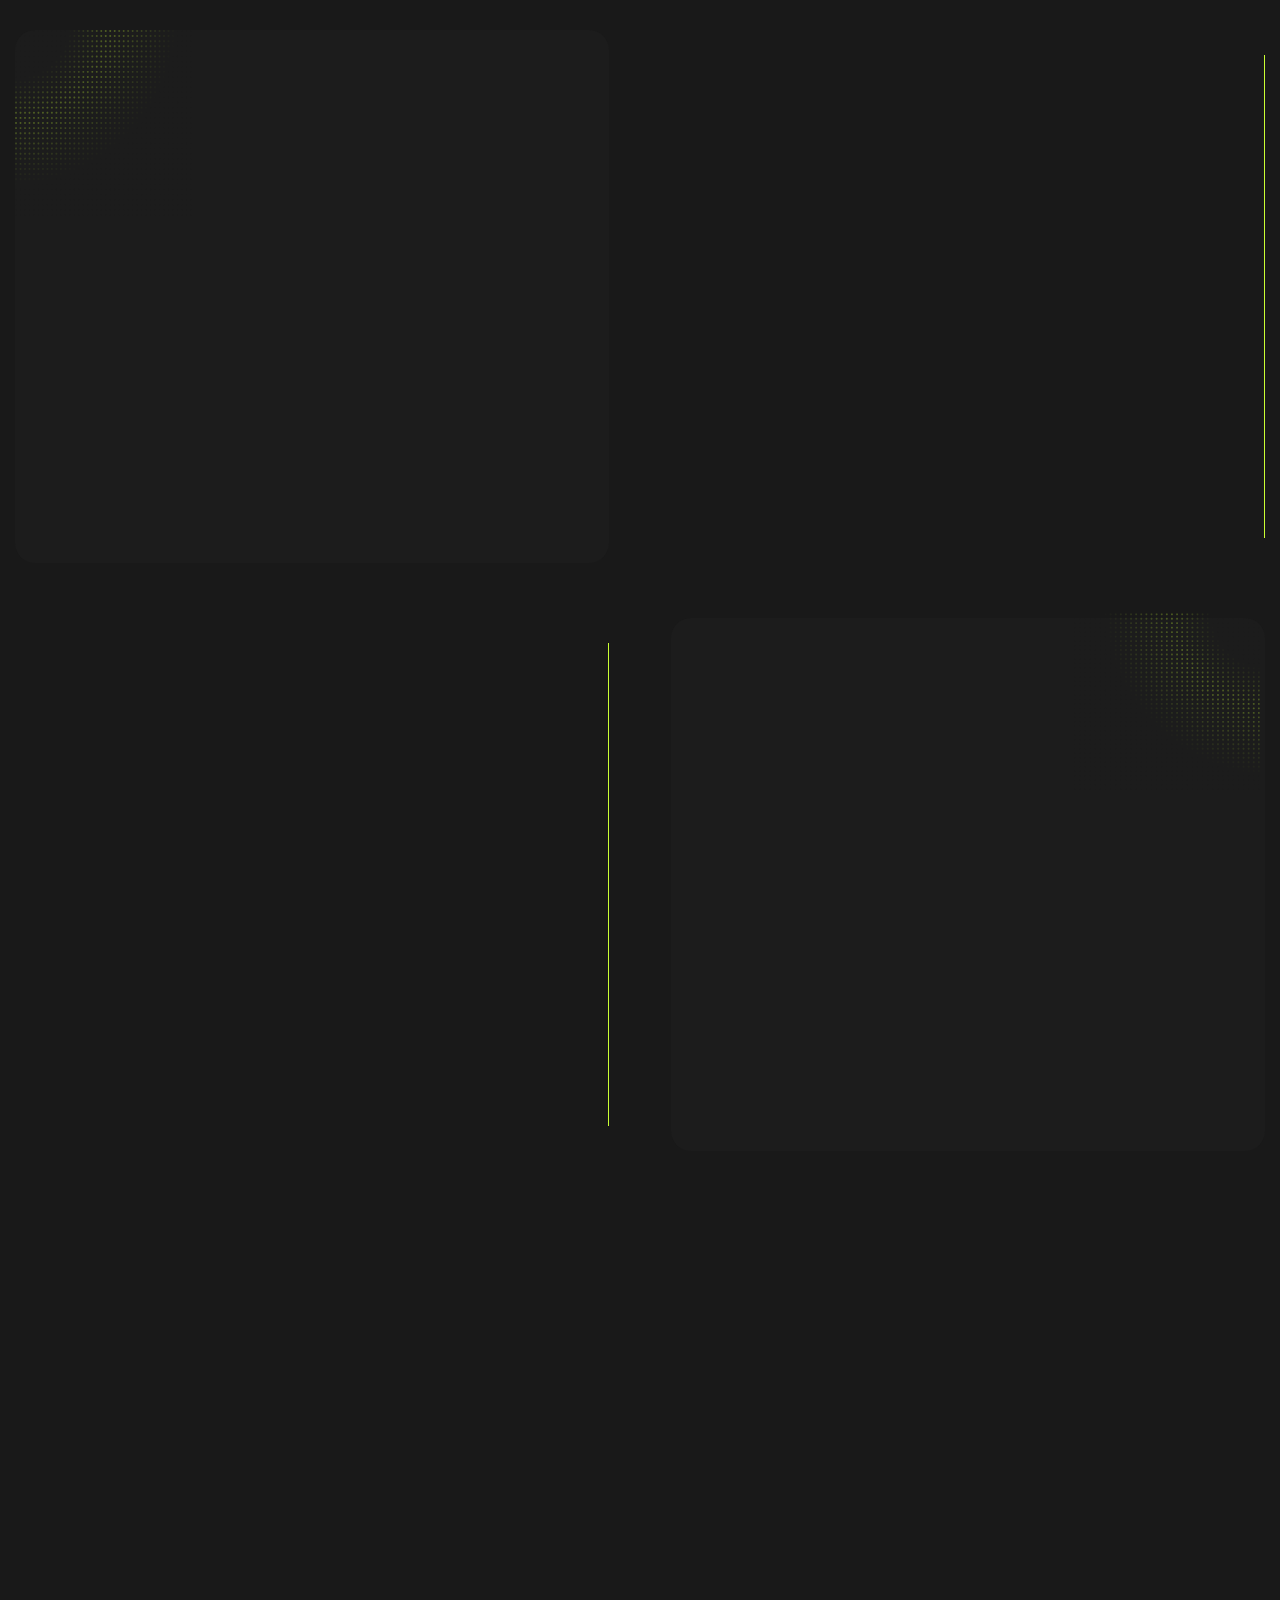
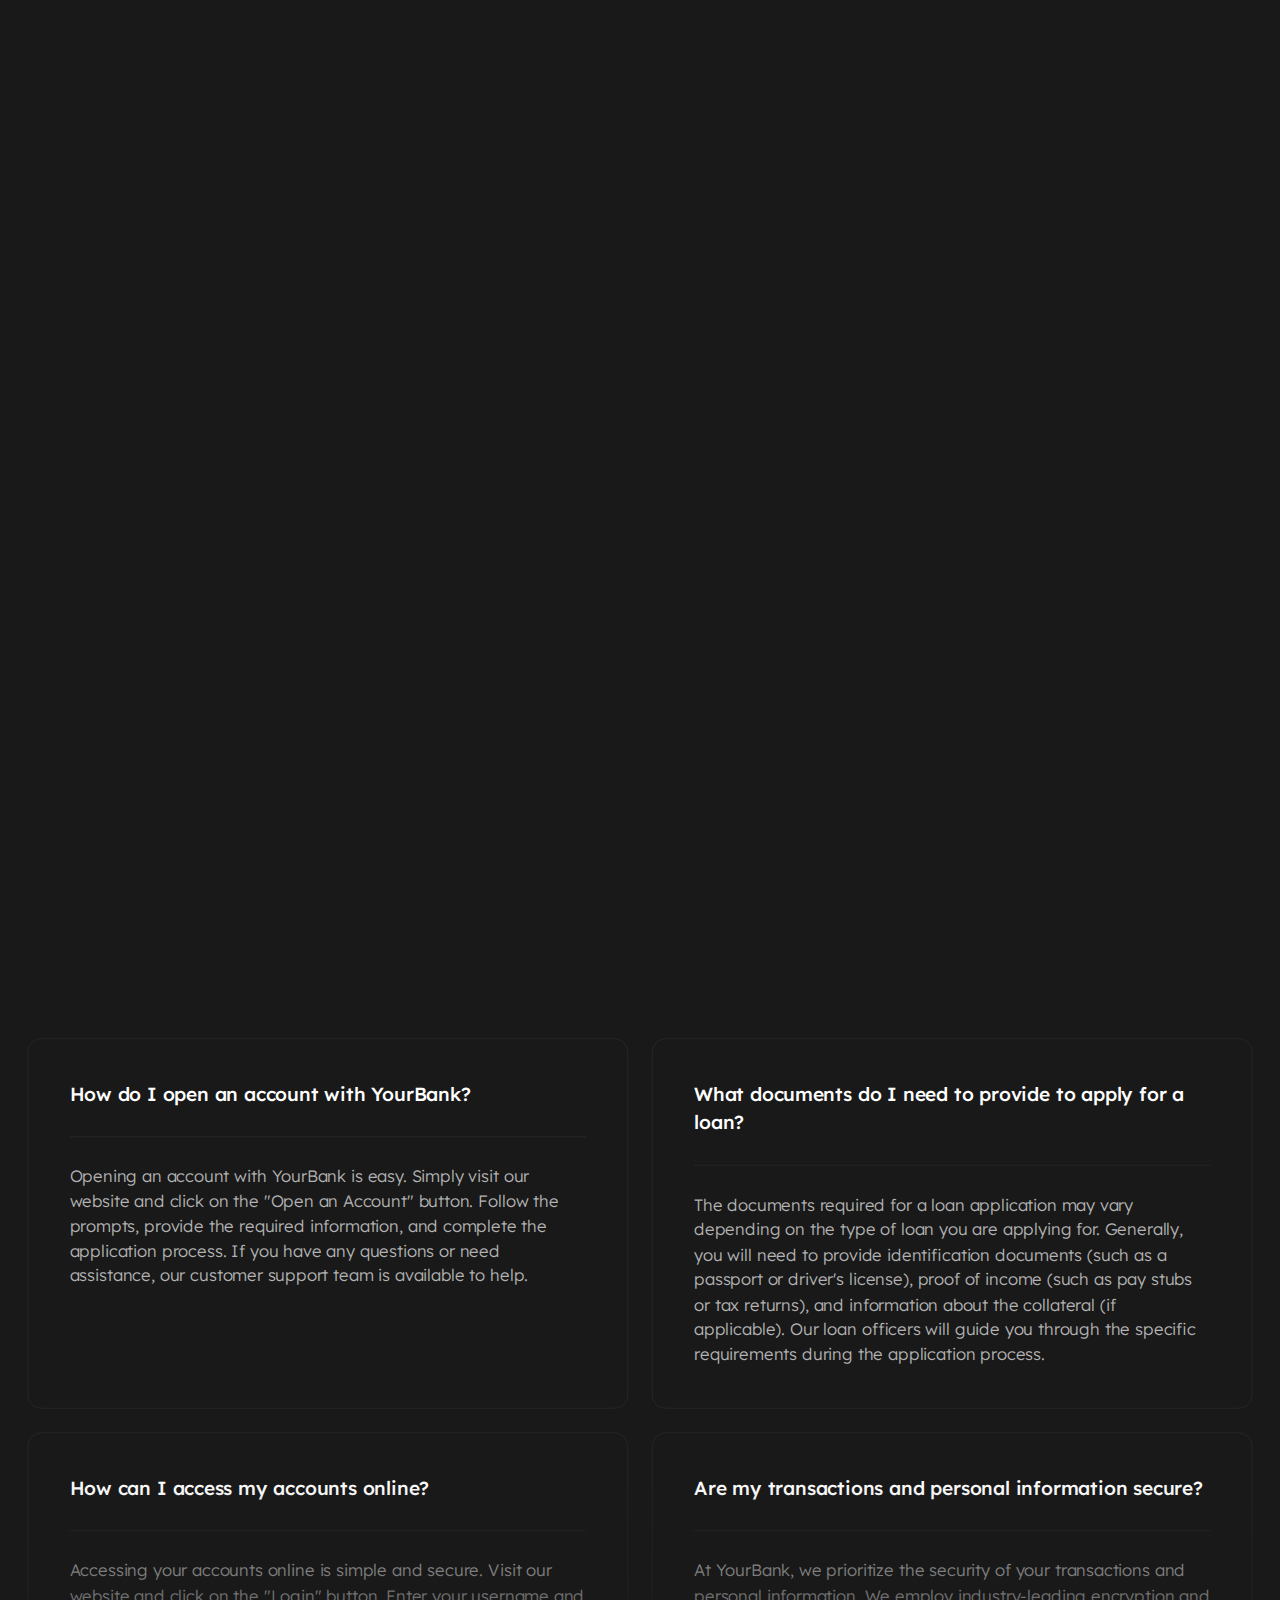
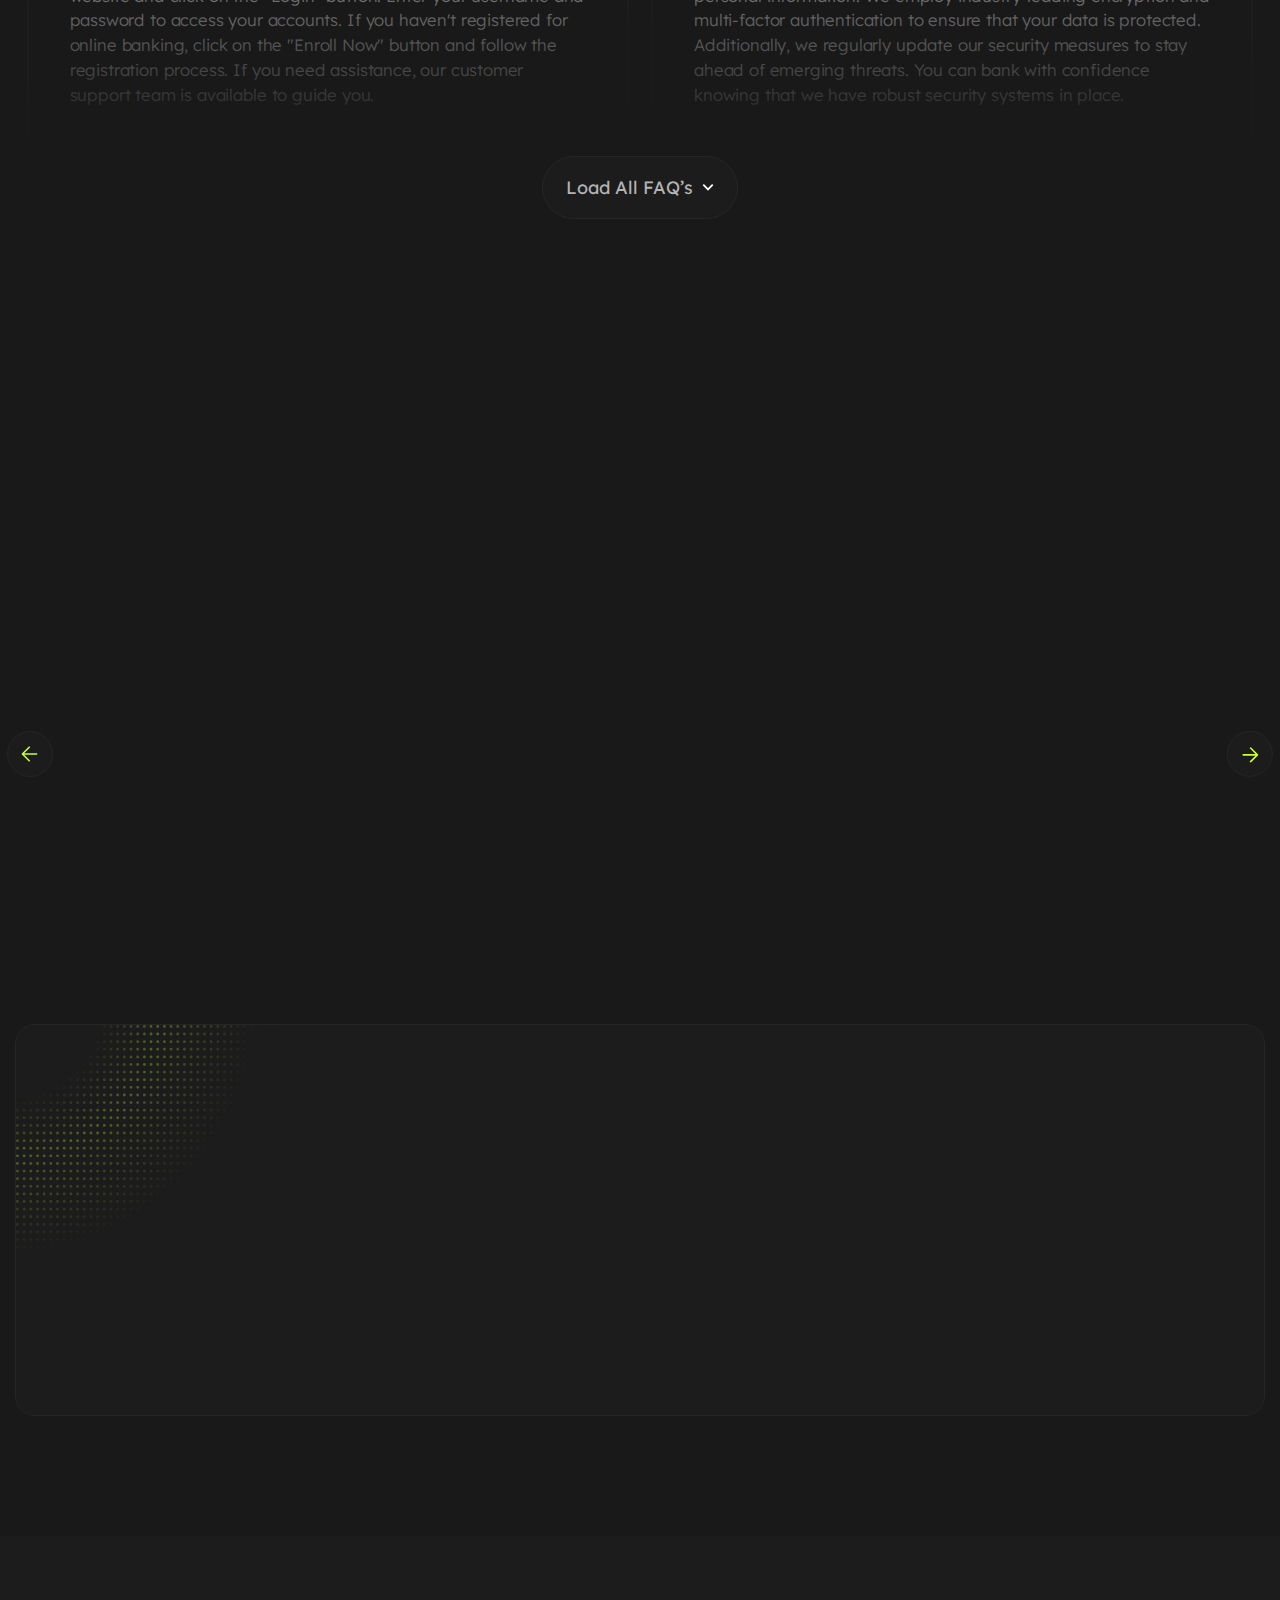
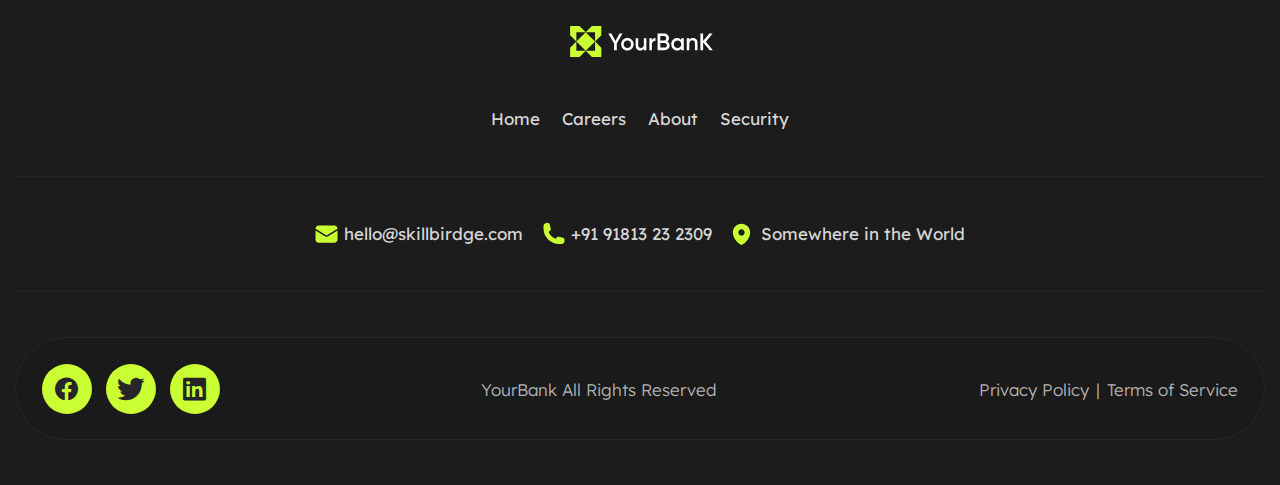
<file: home.html>
<!doctype html>
<html lang="en">

<head>
	<title>Home</title>
	<meta charset="UTF-8">
	<meta name="format-detection" content="telephone=no">
	<!-- <style>body{opacity: 0;}</style> -->
	<link rel="stylesheet" href="css/style.min.css?_v=20240812220128">
	<link rel="shortcut icon" href="favicon.ico">
	<!-- <meta name="robots" content="noindex, nofollow"> -->
	<meta name="viewport" content="width=device-width, initial-scale=1.0">
</head>

<body>
	<div class="wrapper">
		<header class="header">
			<div class="header__container">
				<div id="logo-container">
					<a href="home.html" class="header__logo"><img src="img/logo.svg" alt="logo"></a>
				</div>
				<div class="header__menu menu">
					<nav class="menu__body">
						<ul class="menu__list">
							<li class="menu__item"><a href="home.html" class="menu__link ">Home</a></li>
							<li class="menu__item"><a href="careers.html" class="menu__link">Careers</a></li>
							<li class="menu__item"><a href="about.html" class="menu__link">About</a></li>
							<li class="menu__item"><a href="security.html" class="menu__link">Security</a></li>
						</ul>
					</nav>
				</div>
				<div class="header__actions action-header">
					<div class="action-header__links" data-da=".menu__body, 479.98,2">
						<a href="sign-up.html" class="action-header__button action-header__button--sign-up">Sign Up</a>
						<a href="login.html" class="action-header__button btn btn--long">Login</a>
					</div>
					<div class="action-header__burger-row">
						<button aria-label="Open menu" type="button" class="action-header__burger icon-menu">
							<span></span>
						</button>
					</div>
				</div>
			</div>
		</header>

		<main class="page">
			<section class="hero">
				<div class="hero__container">
					<div class="hero__content">
						<div class="hero__top top">
							<div class="top__lable">No LLC Required, No Credit Check.</div>
							<h1 class="top__title title">
								Welcome to YourBank Empowering Your
								<span>Financial Journey</span>
							</h1>
							<div class="top__text text text--bold">
								<p>
									At YourBank, our mission is to provide comprehensive banking
									solutions that empower individuals and businesses to achieve
									their financial goals. We are committed to delivering
									personalized and innovative services that prioritize our
									customers' needs.
								</p>
							</div>
							<a href="#" class="top__btn btn">Open Account</a>
						</div>
					</div>
					<div class="hero__image">
						<img src="img/home/hero/contetn-hero.webp" alt="calculator">
					</div>
				</div>
			</section>
			<section class="products">
				<div class="products__container">
					<div data-tabs class="products__tabs tabs">
						<div class="products__top top">
							<div class="top__inner">
								<h2 class="top__title title">Our <span>Products</span></h2>
								<div class="top__text text">
									<p>
										Discover a range of comprehensive and customizable banking
										products at YourBank, designed to suit your unique
										financial needs and aspirations
									</p>
								</div>
							</div>
							<nav data-tabs-titles class="top__tab-nav tabs__navigation">
								<button type="button" class="top__ttl tabs__title _tab-active">
									For Individuals
								</button>
								<button type="button" class="top__ttl tabs__title">
									For Businesses
								</button>
							</nav>
						</div>
						<div data-tabs-body class="products__tabs-content tabs__content">
							<div class="tabs__body">
								<div class="tabs__cols col">
									<div class="col__body">
										<div class="col__icon">
											<img src="img/icons/saving.svg" alt="icon">
										</div>
										<div class="col__row">
											<h3 class="col__title">
												<a class="col__link" href="#">Savings Accounts</a>
											</h3>
											<div class="col__text text">
												<p>
													Build your savings with our competitive interest
													rates and flexible savings account options. Whether
													you're saving for a specific goal or want to grow
													your wealth over time, we have the right account for
													you.
												</p>
											</div>
										</div>
									</div>
									<div class="col__body">
										<div class="col__icon">
											<img src="img/icons/portfolio.svg" alt="icon">
										</div>
										<div class="col__row">
											<h3 class="col__title">
												<a class="col__link" href="#">Checking Accounts</a>
											</h3>
											<div class="col__text text">
												<p>
													Enjoy easy and convenient access to your funds with
													our range of checking account options. Benefit from
													features such as online and mobile banking, debit
													cards, and free ATM access.
												</p>
											</div>
										</div>
									</div>
									<div class="col__body">
										<div class="col__icon">
											<img src="img/icons/money.svg" alt="icon">
										</div>
										<div class="col__row">
											<h3 class="col__title">
												<a class="col__link" href="#">Loans and Mortgages</a>
											</h3>
											<div class="col__text text">
												<p>
													Realize your dreams with our flexible loan and
													mortgage options. From personal loans to home
													mortgages, our experienced loan officers are here to
													guide you through the application process and help
													you secure the funds you need.
												</p>
											</div>
										</div>
									</div>
								</div>
							</div>
							<div class="tabs__body">
								<div class="tabs__cols col">
									<div class="col__body">
										<div class="col__icon">
											<img src="img/icons/portfolio.svg" alt="icon">
										</div>
										<div class="col__row">
											<h3 class="col__title">
												<a class="col__link" href="#">Checking Accounts</a>
											</h3>
											<div class="col__text text">
												<p>
													Enjoy easy and convenient access to your funds with
													our range of checking account options. Benefit from
													features such as online and mobile banking, debit
													cards, and free ATM access.
												</p>
											</div>
										</div>
									</div>
									<div class="col__body">
										<div class="col__icon">
											<img src="img/icons/saving.svg" alt="icon">
										</div>
										<div class="col__row">
											<h3 class="col__title">
												<a class="col__link" href="#">Savings Accounts</a>
											</h3>
											<div class="col__text text">
												<p>
													Build your savings with our competitive interest
													rates and flexible savings account options. Whether
													you're saving for a specific goal or want to grow
													your wealth over time, we have the right account for
													you.
												</p>
											</div>
										</div>
									</div>
									<div class="col__body">
										<div class="col__icon">
											<img src="img/icons/money.svg" alt="icon">
										</div>
										<div class="col__row">
											<h3 class="col__title">
												<a class="col__link" href="#">Loans and Mortgages</a>
											</h3>
											<div class="col__text text">
												<p>
													Realize your dreams with our flexible loan and
													mortgage options. From personal loans to home
													mortgages, our experienced loan officers are here to
													guide you through the application process and help
													you secure the funds you need.
												</p>
											</div>
										</div>
									</div>
								</div>
							</div>
						</div>
					</div>
				</div>
			</section>
			<section class="cases">
				<div class="cases__container">
					<div class="cases__top top">
						<h2 class="top__title title">Use <span>Cases</span></h2>
						<div class="top__text text">
							<p>
								At YourBank, we cater to the diverse needs of individuals and
								businesses alike, offering a wide range of financial solutions
							</p>
						</div>
					</div>
					<div class="cases__content">
						<div class="cases__wrapper">
							<div class="cases__advantages advantages">
								<div class="advantages__item">
									<div class="advantages__icon">
										<img src="img/icons/advantages-1.svg" alt="icon">
									</div>
									<h3 class="advantages__title">
										Managing Personal Finances
									</h3>
								</div>
								<div class="advantages__item">
									<div class="advantages__icon">
										<img src="img/icons/advantages-2.svg" alt="icon">
									</div>
									<h3 class="advantages__title">Saving for the Future</h3>
								</div>
								<div class="advantages__item">
									<div class="advantages__icon">
										<img src="img/icons/advantages-3.svg" alt="icon">
									</div>
									<h3 class="advantages__title">Homeownership</h3>
								</div>
								<div class="advantages__item">
									<div class="advantages__icon">
										<img src="img/icons/advantages-4.svg" alt="icon">
									</div>
									<h3 class="advantages__title">Education Funding</h3>
								</div>
							</div>
							<div class="cases__inner inner">
								<h3 class="inner__title">For Individuals</h3>
								<div class="inner__text text">
									<p>
										For individuals, our mortgage services pave the way to
										homeownership, and our flexible personal loans provide
										vital support during various life milestones. We also
										prioritize retirement planning, ensuring a financially
										secure future for our customers
									</p>
								</div>
								<div class="inner__statistics statistics">
									<div class="statistics__item">
										<div class="statistics__row">
											<div class="statistics__num">78%</div>
											<div class="statistics__decs">
												Secure Retirement Planning
											</div>
										</div>
									</div>
									<div class="statistics__item statistics__item--border">
										<div class="statistics__row">
											<div class="statistics__num">63%</div>
											<div class="statistics__decs">
												Manageable Debt Consolidation
											</div>
										</div>
									</div>
									<div class="statistics__item">
										<div class="statistics__row">
											<div class="statistics__num">91%</div>
											<div class="statistics__decs">
												Reducing financial burdens
											</div>
										</div>
									</div>
								</div>
								<a class="inner__btn" href="#">Learn More</a>
							</div>
						</div>
						<div class="cases__wrapper">
							<div class="cases__inner inner">
								<h3 class="inner__title">For Business</h3>
								<div class="inner__text text">
									<p>
										For businesses, we empower growth with working capital
										solutions that optimize cash flow, and our tailored
										financing options fuel business expansion. Whatever your
										financial aspirations, YourBank is committed to providing
										the right tools and support to achieve them
									</p>
								</div>
								<div class="inner__statistics statistics">
									<div class="statistics__item">
										<div class="statistics__row">
											<div class="statistics__num">65%</div>
											<div class="statistics__decs">Cash Flow Management</div>
										</div>
									</div>
									<div class="statistics__item statistics__item--border">
										<div class="statistics__row">
											<div class="statistics__num">70%</div>
											<div class="statistics__decs">
												Drive Business Expansion
											</div>
										</div>
									</div>
									<div class="statistics__item">
										<div class="statistics__row">
											<div class="statistics__num">45%</div>
											<div class="statistics__decs">
												Streamline payroll processing
											</div>
										</div>
									</div>
								</div>
								<a class="inner__btn" href="#">Learn More</a>
							</div>
							<div class="cases__advantages advantages">
								<div class="advantages__item">
									<div class="advantages__icon">
										<img src="img/icons/advantages-5.svg" alt="icon">
									</div>
									<h3 class="advantages__title">
										Managing Personal Finances
									</h3>
								</div>
								<div class="advantages__item">
									<div class="advantages__icon">
										<img src="img/icons/advantages-6.svg" alt="icon">
									</div>
									<h3 class="advantages__title">Saving for the Future</h3>
								</div>
								<div class="advantages__item">
									<div class="advantages__icon">
										<img src="img/icons/advantages-7.svg" alt="icon">
									</div>
									<h3 class="advantages__title">Homeownership</h3>
								</div>
								<div class="advantages__item">
									<div class="advantages__icon">
										<img src="img/icons/advantages-8.svg" alt="icon">
									</div>
									<h3 class="advantages__title">Education Funding</h3>
								</div>
							</div>
						</div>
					</div>
				</div>
			</section>
			<section class="features">
				<div class="features__container">
					<div class="features__top top">
						<h2 class="features__title title">Our <span>Features</span></h2>
						<div class="features__text text">
							<p>
								Experience a host of powerful features at YourBank, including
								seamless online banking, secure transactions, and personalized
								financial insights, all designed to enhance your banking
								experience
							</p>
						</div>
					</div>
					<div data-tabs class="features__tabs tabs">
						<nav data-tabs-titles class="features__nav tabs__navigation">
							<button type="button" class="features__ttl tabs__title _tab-active">
								Online Banking
							</button>
							<button type="button" class="features__ttl tabs__title">
								Financial Tools
							</button>
							<button type="button" class="features__ttl tabs__title">
								Customer Support
							</button>
						</nav>
						<div data-tabs-body class="features__content tabs__content">
							<div class="features__body tabs__body">
								<div class="features__cols col-features">
									<div class="col-features__item">
										<h3 class="col-features__title">
											<a class="col-features__link" href="#">24/7 Account Access</a>
										</h3>
										<div class="col-features__text text">
											<p>
												Enjoy the convenience of accessing your accounts
												anytime, anywhere through our secure online banking
												platform. Check balances, transfer funds, and pay
												bills with ease.
											</p>
										</div>
									</div>
									<div class="col-features__item">
										<h3 class="col-features__title">
											<a class="col-features__link" href="#">Mobile Banking App</a>
										</h3>
										<div class="col-features__text text">
											<p>
												Stay connected to your finances on the go with our
												user-friendly mobile banking app. Easily manage your
												accounts, deposit checks, and make payments from your
												smartphone or tablet.
											</p>
										</div>
									</div>
									<div class="col-features__item">
										<h3 class="col-features__title">
											<a class="col-features__link" href="#">Secure Transactions</a>
										</h3>
										<div class="col-features__text text">
											<p>
												Rest assured knowing that your transactions are
												protected by industry-leading security measures. We
												employ encryption and multi-factor authentication to
												safeguard your financial information.
											</p>
										</div>
									</div>
									<div class="col-features__item">
										<h3 class="col-features__title">
											<a class="col-features__link" href="#">Bill Pay and Transfers</a>
										</h3>
										<div class="col-features__text text">
											<p>
												Save time and avoid late fees with our convenient bill
												pay service. Set up recurring payments or make
												one-time transfers between your accounts with just a
												few clicks.
											</p>
										</div>
									</div>
								</div>
							</div>
							<div class="tabs__body">
								<div class="features__cols col-features">
									<div class="col-features__item">
										<h3 class="col-features__title">
											<a class="col-features__link" href="#">Mobile Banking App</a>
										</h3>
										<div class="col-features__text text">
											<p>
												Stay connected to your finances on the go with our
												user-friendly mobile banking app. Easily manage your
												accounts, deposit checks, and make payments from your
												smartphone or tablet.
											</p>
										</div>
									</div>
									<div class="col-features__item">
										<h3 class="col-features__title">
											<a class="col-features__link" href="#">24/7 Account Access</a>
										</h3>
										<div class="col-features__text text">
											<p>
												Enjoy the convenience of accessing your accounts
												anytime, anywhere through our secure online banking
												platform. Check balances, transfer funds, and pay
												bills with ease.
											</p>
										</div>
									</div>
									<div class="col-features__item">
										<h3 class="col-features__title">
											<a class="col-features__link" href="#">Secure Transactions</a>
										</h3>
										<div class="col-features__text text">
											<p>
												Rest assured knowing that your transactions are
												protected by industry-leading security measures. We
												employ encryption and multi-factor authentication to
												safeguard your financial information.
											</p>
										</div>
									</div>
									<div class="col-features__item">
										<h3 class="col-features__title">
											<a class="col-features__link" href="#">Bill Pay and Transfers</a>
										</h3>
										<div class="col-features__text text">
											<p>
												Save time and avoid late fees with our convenient bill
												pay service. Set up recurring payments or make
												one-time transfers between your accounts with just a
												few clicks.
											</p>
										</div>
									</div>
								</div>
							</div>
							<div class="tabs__body">
								<div class="features__cols col-features">
									<div class="col-features__item">
										<h3 class="col-features__title">
											<a class="col-features__link" href="#">24/7 Account Access</a>
										</h3>
										<div class="col-features__text text">
											<p>
												Enjoy the convenience of accessing your accounts
												anytime, anywhere through our secure online banking
												platform. Check balances, transfer funds, and pay
												bills with ease.
											</p>
										</div>
									</div>
									<div class="col-features__item">
										<h3 class="col-features__title">
											<a class="col-features__link" href="#">Mobile Banking App</a>
										</h3>
										<div class="col-features__text text">
											<p>
												Stay connected to your finances on the go with our
												user-friendly mobile banking app. Easily manage your
												accounts, deposit checks, and make payments from your
												smartphone or tablet.
											</p>
										</div>
									</div>
									<div class="col-features__item">
										<h3 class="col-features__title">
											<a class="col-features__link" href="#">Secure Transactions</a>
										</h3>
										<div class="col-features__text text">
											<p>
												Rest assured knowing that your transactions are
												protected by industry-leading security measures. We
												employ encryption and multi-factor authentication to
												safeguard your financial information.
											</p>
										</div>
									</div>
									<div class="col-features__item">
										<h3 class="col-features__title">
											<a class="col-features__link" href="#">Bill Pay and Transfers</a>
										</h3>
										<div class="col-features__text text">
											<p>
												Save time and avoid late fees with our convenient bill
												pay service. Set up recurring payments or make
												one-time transfers between your accounts with just a
												few clicks.
											</p>
										</div>
									</div>
								</div>
							</div>
						</div>
					</div>
				</div>
			</section>
			<section class="faq">
				<div class="faq__container">
					<div class="faq__top top">
						<h2 class="top__title title">
							Frequently <span>Asked Questions</span>
						</h2>
						<div class="top__text text">
							<p>
								Still you have any questions? Contact our Team via
								support@yourbank.com
							</p>
						</div>
					</div>
					<div class="faq__content">
						<div class="faq__columns column">
							<div class="column__body">
								<h2 class="column__title">
									How do I open an account with YourBank?
								</h2>
								<div class="column__text text">
									<p>
										Opening an account with YourBank is easy. Simply visit our
										website and click on the "Open an Account" button. Follow
										the prompts, provide the required information, and
										complete the application process. If you have any
										questions or need assistance, our customer support team is
										available to help.
									</p>
								</div>
							</div>
							<div class="column__body">
								<h2 class="column__title">
									What documents do I need to provide to apply for a loan?
								</h2>
								<div class="column__text text">
									<p>
										The documents required for a loan application may vary
										depending on the type of loan you are applying for.
										Generally, you will need to provide identification
										documents (such as a passport or driver's license), proof
										of income (such as pay stubs or tax returns), and
										information about the collateral (if applicable). Our loan
										officers will guide you through the specific requirements
										during the application process.
									</p>
								</div>
							</div>
							<div class="column__body">
								<h2 class="column__title">
									How can I access my accounts online?
								</h2>
								<div class="column__text text">
									<p>
										Accessing your accounts online is simple and secure. Visit
										our website and click on the "Login" button. Enter your
										username and password to access your accounts. If you
										haven't registered for online banking, click on the
										"Enroll Now" button and follow the registration process.
										If you need assistance, our customer support team is
										available to guide you.
									</p>
								</div>
							</div>
							<div class="column__body">
								<h2 class="column__title">
									Are my transactions and personal information secure?
								</h2>
								<div class="column__text text">
									<p>
										At YourBank, we prioritize the security of your
										transactions and personal information. We employ
										industry-leading encryption and multi-factor
										authentication to ensure that your data is protected.
										Additionally, we regularly update our security measures to
										stay ahead of emerging threats. You can bank with
										confidence knowing that we have robust security systems in
										place.
									</p>
								</div>
							</div>
							<div class="column__body additional-column">
								<h3 class="column__title">
									What is the interest rate for savings accounts?
								</h3>
								<div class="column__text text">
									<p>
										The interest rate for savings accounts varies depending on
										the type of account and the current market conditions.
										Please visit our website or contact our customer support
										team for the most up-to-date information on interest
										rates.
									</p>
								</div>
							</div>
							<div class="column__body additional-column">
								<h3 class="column__title">
									How can I reset my online banking password?
								</h3>
								<div class="column__text text">
									<p>
										If you need to reset your online banking password, click
										on the "Forgot Password" link on the login page. Follow
										the instructions to reset your password. If you encounter
										any issues, our customer support team is available to
										assist you.
									</p>
								</div>
							</div>
						</div>
						<button class="faq__btn-load" type="button">
							Load All FAQ’s
						</button>
					</div>
				</div>
			</section>
			<section class="testimonials">
				<div class="testimonials__container">
					<div data-tabs class="testimonials__tabs tabs">
						<div class="testimonials__top top">
							<div class="top__inner">
								<h2 class="top__title title">
									Our <span>Testimonials</span>
								</h2>
								<div class="top__text text">
									<p>
										Discover how YourBank has transformed lives with
										innovative digital solutions and personalized customer
										service. See why our clients trust us for a secure and
										prosperous financial journey
									</p>
								</div>
							</div>
							<nav data-tabs-titles class="top__tab-nav tabs__navigation">
								<button type="button" class="top__ttl tabs__title _tab-active">
									For Individuals
								</button>
								<button type="button" class="top__ttl tabs__title">
									For Businesses
								</button>
							</nav>
						</div>
						<div data-tabs-body class="testimonials__tabs-content tabs__content">
							<div class="testimonials__body tabs__body">
								<div class="testimonials__slider swiper">
									<div class="testimonials__wrapper swiper-wrapper">
										<div class="testimonials__slide swiper-slide">
											<div class="testimonials__content">
												<div class="testimonials__row">
													<img class="testimonials__icon" src="img/icons/quote.svg" alt="quote icon">
													<div class="testimonials__text text text--white">
														<p>
															YourBank has been my trusted financial partner
															for years. Their personalized service and
															innovative digital banking solutions have made
															managing my finances a breeze.
														</p>
													</div>
													<div class="testimonials__author">
														<div class="testimonials__name">Sara T</div>
													</div>
												</div>
											</div>
										</div>
										<div class="testimonials__slide swiper-slide">
											<div class="testimonials__content">
												<div class="testimonials__row">
													<img class="testimonials__icon" src="img/icons/quote.svg" alt="quote icon">
													<div class="testimonials__text text text--white">
														<p>
															I recently started my own business, and YourBank
															has been instrumental in helping me set up my
															business accounts and secure the financing I
															needed. Their expert guidance and tailored
															solutions have been invaluable.
														</p>
													</div>
													<div class="testimonials__author">
														<div class="testimonials__name">John D</div>
													</div>
												</div>
											</div>
										</div>
										<div class="testimonials__slide swiper-slide">
											<div class="testimonials__content">
												<div class="testimonials__row">
													<img class="testimonials__icon" src="img/icons/quote.svg" alt="quote icon">
													<div class="testimonials__text text text--white">
														<p>
															I love the convenience of YourBank's mobile
															banking app. It allows me to stay on top of my
															finances and make transactions on the go. The
															app is user-friendly and secure, giving me peace
															of mind.
														</p>
													</div>
													<div class="testimonials__author">
														<div class="testimonials__name">Emily G</div>
													</div>
												</div>
											</div>
										</div>
										<div class="testimonials__slide swiper-slide">
											<div class="testimonials__content">
												<div class="testimonials__row">
													<img class="testimonials__icon" src="img/icons/quote.svg" alt="quote icon">
													<div class="testimonials__text text text--white">
														<p>
															I love the convenience of YourBank's mobile
															banking app. It allows me to stay on top of my
															finances and make transactions on the go. The
															app is user-friendly and secure, giving me peace
															of mind.
														</p>
													</div>
													<div class="testimonials__author">
														<div class="testimonials__name">Emily G</div>
													</div>
												</div>
											</div>
										</div>
										<div class="testimonials__slide swiper-slide">
											<div class="testimonials__content">
												<div class="testimonials__row">
													<img class="testimonials__icon" src="img/icons/quote.svg" alt="quote icon">
													<div class="testimonials__text text text--white">
														<p>
															I love the convenience of YourBank's mobile
															banking app. It allows me to stay on top of my
															finances and make transactions on the go. The
															app is user-friendly and secure, giving me peace
															of mind.
														</p>
													</div>
													<div class="testimonials__author">
														<div class="testimonials__name">Emily G</div>
													</div>
												</div>
											</div>
										</div>
									</div>
								</div>
								<div class="testimonials__buttons button">
									<button type="button" class="button__left swiper-button-prev"></button>
									<button type="button" class="button__right swiper-button-next"></button>
								</div>
							</div>
							<div class="testimonials__body tabs__body">
								<div class="testimonials__slider swiper">
									<div class="testimonials__wrapper swiper-wrapper">
										<div class="testimonials__slide swiper-slide">
											<div class="testimonials__content">
												<div class="testimonials__row">
													<img class="testimonials__icon" src="img/icons/quote.svg" alt="quote icon">
													<div class="testimonials__text text text--white">
														<p>
															I recently started my own business, and YourBank
															has been instrumental in helping me set up my
															business accounts and secure the financing I
															needed. Their expert guidance and tailored
															solutions have been invaluable.
														</p>
													</div>
													<div class="testimonials__author">
														<div class="testimonials__name">John D</div>
													</div>
												</div>
											</div>
										</div>
										<div class="testimonials__slide swiper-slide">
											<div class="testimonials__content">
												<div class="testimonials__row">
													<img class="testimonials__icon" src="img/icons/quote.svg" alt="quote icon">
													<div class="testimonials__text text text--white">
														<p>
															YourBank has been my trusted financial partner
															for years. Their personalized service and
															innovative digital banking solutions have made
															managing my finances a breeze.
														</p>
													</div>
													<div class="testimonials__author">
														<div class="testimonials__name">Sara T</div>
													</div>
												</div>
											</div>
										</div>
										<div class="testimonials__slide swiper-slide">
											<div class="testimonials__content">
												<div class="testimonials__row">
													<img class="testimonials__icon" src="img/icons/quote.svg" alt="quote icon">
													<div class="testimonials__text text text--white">
														<p>
															I love the convenience of YourBank's mobile
															banking app. It allows me to stay on top of my
															finances and make transactions on the go. The
															app is user-friendly and secure, giving me peace
															of mind.
														</p>
													</div>
													<div class="testimonials__author">
														<div class="testimonials__name">Emily G</div>
													</div>
												</div>
											</div>
										</div>
										<div class="testimonials__slide swiper-slide">
											<div class="testimonials__content">
												<div class="testimonials__row">
													<img class="testimonials__icon" src="img/icons/quote.svg" alt="quote icon">
													<div class="testimonials__text text text--white">
														<p>
															I love the convenience of YourBank's mobile
															banking app. It allows me to stay on top of my
															finances and make transactions on the go. The
															app is user-friendly and secure, giving me peace
															of mind.
														</p>
													</div>
													<div class="testimonials__author">
														<div class="testimonials__name">Emily G</div>
													</div>
												</div>
											</div>
											<div class="testimonials__slide swiper-slide">
												<div class="testimonials__content">
													<div class="testimonials__row">
														<img class="testimonials__icon" src="img/icons/quote.svg" alt="quote icon">
														<div class="testimonials__text text text--white">
															<p>
																I love the convenience of YourBank's mobile
																banking app. It allows me to stay on top of my
																finances and make transactions on the go. The
																app is user-friendly and secure, giving me peace
																of mind.
															</p>
														</div>
														<div class="testimonials__author">
															<div class="testimonials__name">Emily G</div>
														</div>
													</div>
												</div>
											</div>
										</div>
									</div>
									<div class="testimonials__buttons button">
										<button type="button" class="button__left swiper-button-prev"></button>
										<button type="button" class="button__right swiper-button-next"></button>
									</div>
								</div>
							</div>
						</div>
					</div>
			</section>
			<section class="financial">
				<div class="financial__container">
					<div class="financial__content">
						<div class="financial__top top top--mb-none">
							<h2 class="top__title title">
								Start your financial journey with <span>YourBank today!</span>
							</h2>
							<div class="top__text text">
								<p>
									Ready to take control of your finances? Join YourBank now,
									and let us help you achieve your financial goals with our
									tailored solutions and exceptional customer service
								</p>
							</div>
						</div>
						<a href="#" class="financial__btn btn btn--big">Open Account</a>
					</div>
				</div>
			</section>
		</main>
		<footer class="footer">
			<div class="footer__container">
				<div class="footer__top top-footer">
					<img class="top-footer__logo" src="img/logo.svg" alt="logo">
					<ul class="top-footer__list">
						<li class="top-footer__item">Home<a href="top-footer__link"></a></li>
						<li class="top-footer__item">Careers<a href="top-footer__link"></a></li>
						<li class="top-footer__item">About<a href="top-footer__link"></a></li>
						<li class="top-footer__item">Security<a href="top-footer__link"></a></li>
					</ul>
				</div>
				<div class="footer__middle middle-footer">
					<address class="middle-footer__address address">
						<ul class="address__list">
							<li class="address__item"><a class="address__link" href="mailto:hello@skillbirdge.com">hello@skillbirdge.com</a></li>
							<li class="address__item"><a class="address__link" href="tel:9191813232308">+91 91813 23 2309</a></li>
							<li class="address__item"><a class="address__link" href="#">Somewhere in the World</a></li>
						</ul>
					</address>
				</div>
				<div class="footer__bottom bottom-footer">
					<ul class="bottom-footer__media media">
						<li class="media__item media__item--facebook "><a class="media__link icon-facebook" href="#" aria-label="facebook"></a></li>
						<li class="media__item media__item--twitter"><a class="media__link icon-twitter" href="#" aria-label="twitter"></a></li>
						<li class="media__item media__item--linkedin"><a class="media__link icon-linkedin" href="#" aria-label="linkedin"></a></li>
					</ul>
					<div class="bottom-footer__copy">YourBank All Rights Reserved</div>
					<ul class="bottom-footer__policy policy">
						<li class="policy__item"><a class="policy__link" href="#">Privacy Policy</a></li>
						<li class="policy__item"><span>|</span></li>
						<li class="policy__item"><a class="policy__link" href="#">Terms of Service</a></li>
					</ul>
				</div>
			</div>
		</footer>
	</div>
	<script src="js/app.min.js?_v=20240812220128"></script>

</body>

</html>
</file>
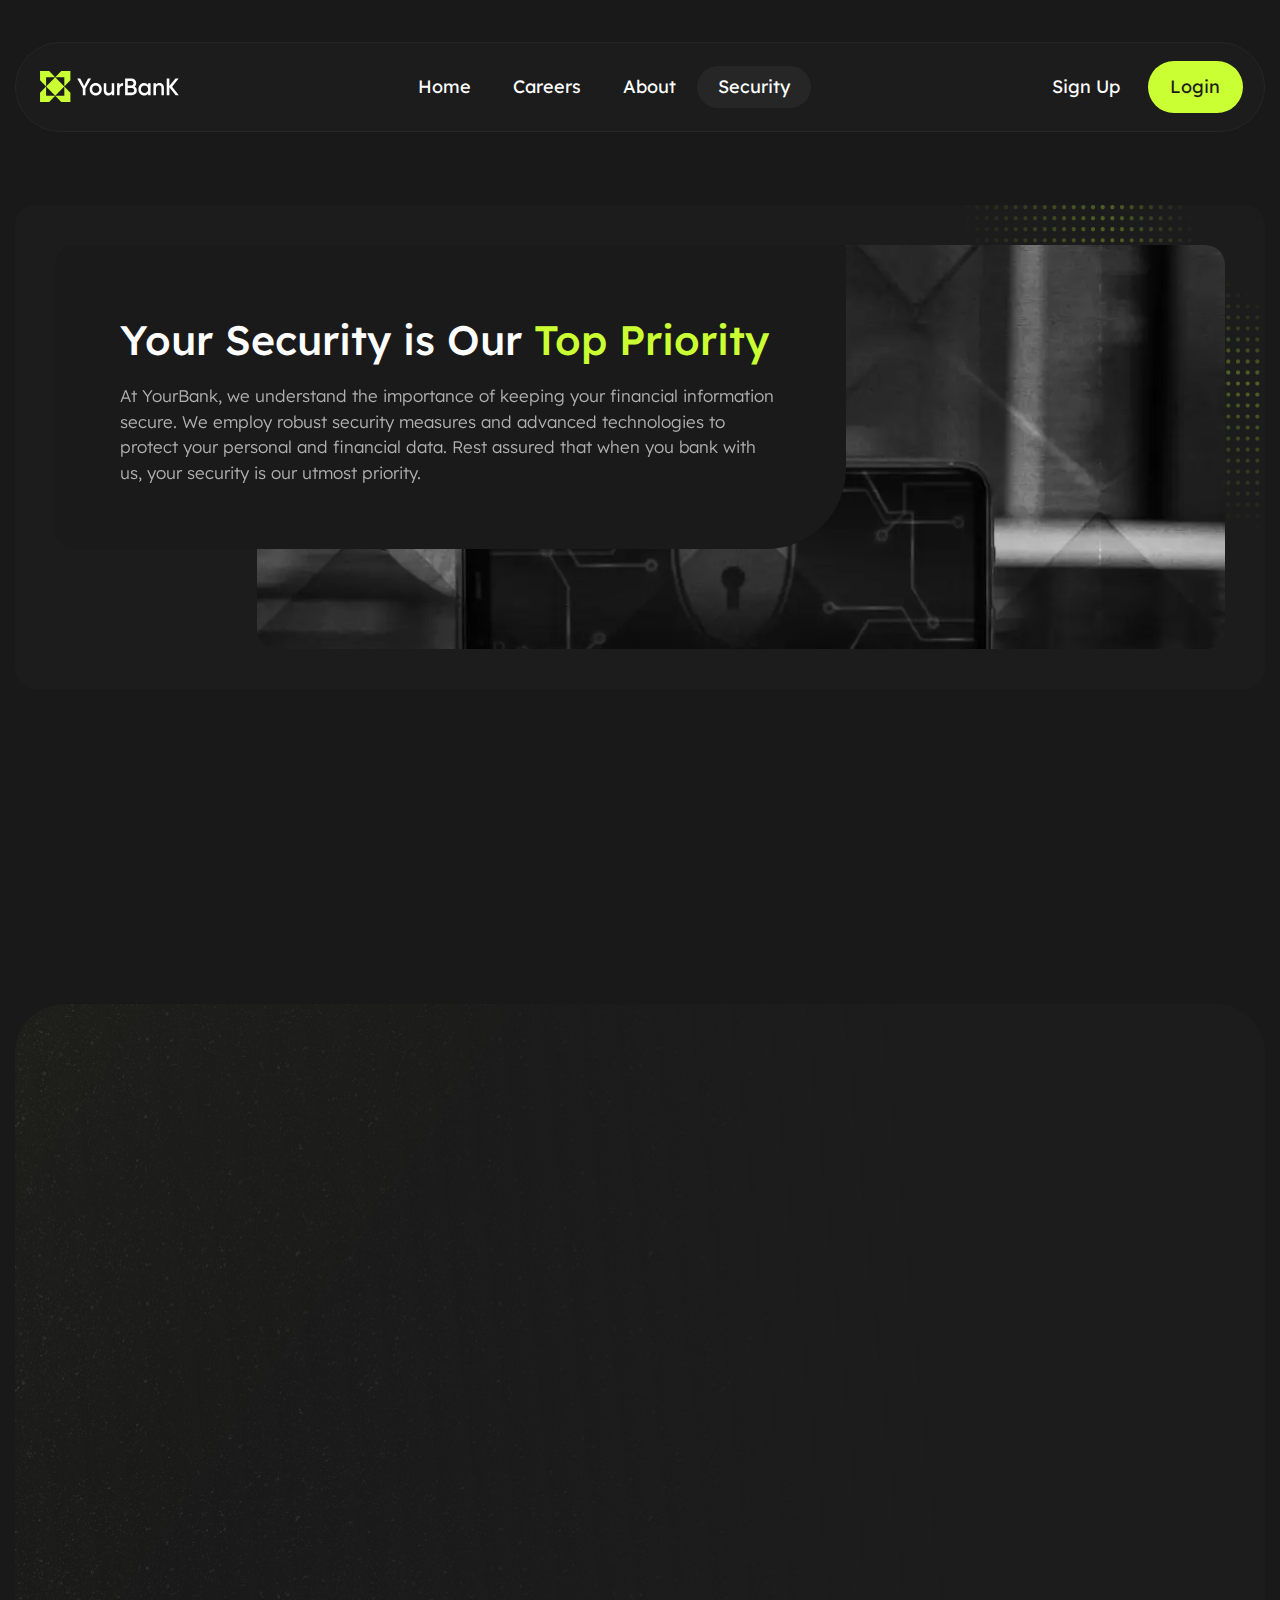
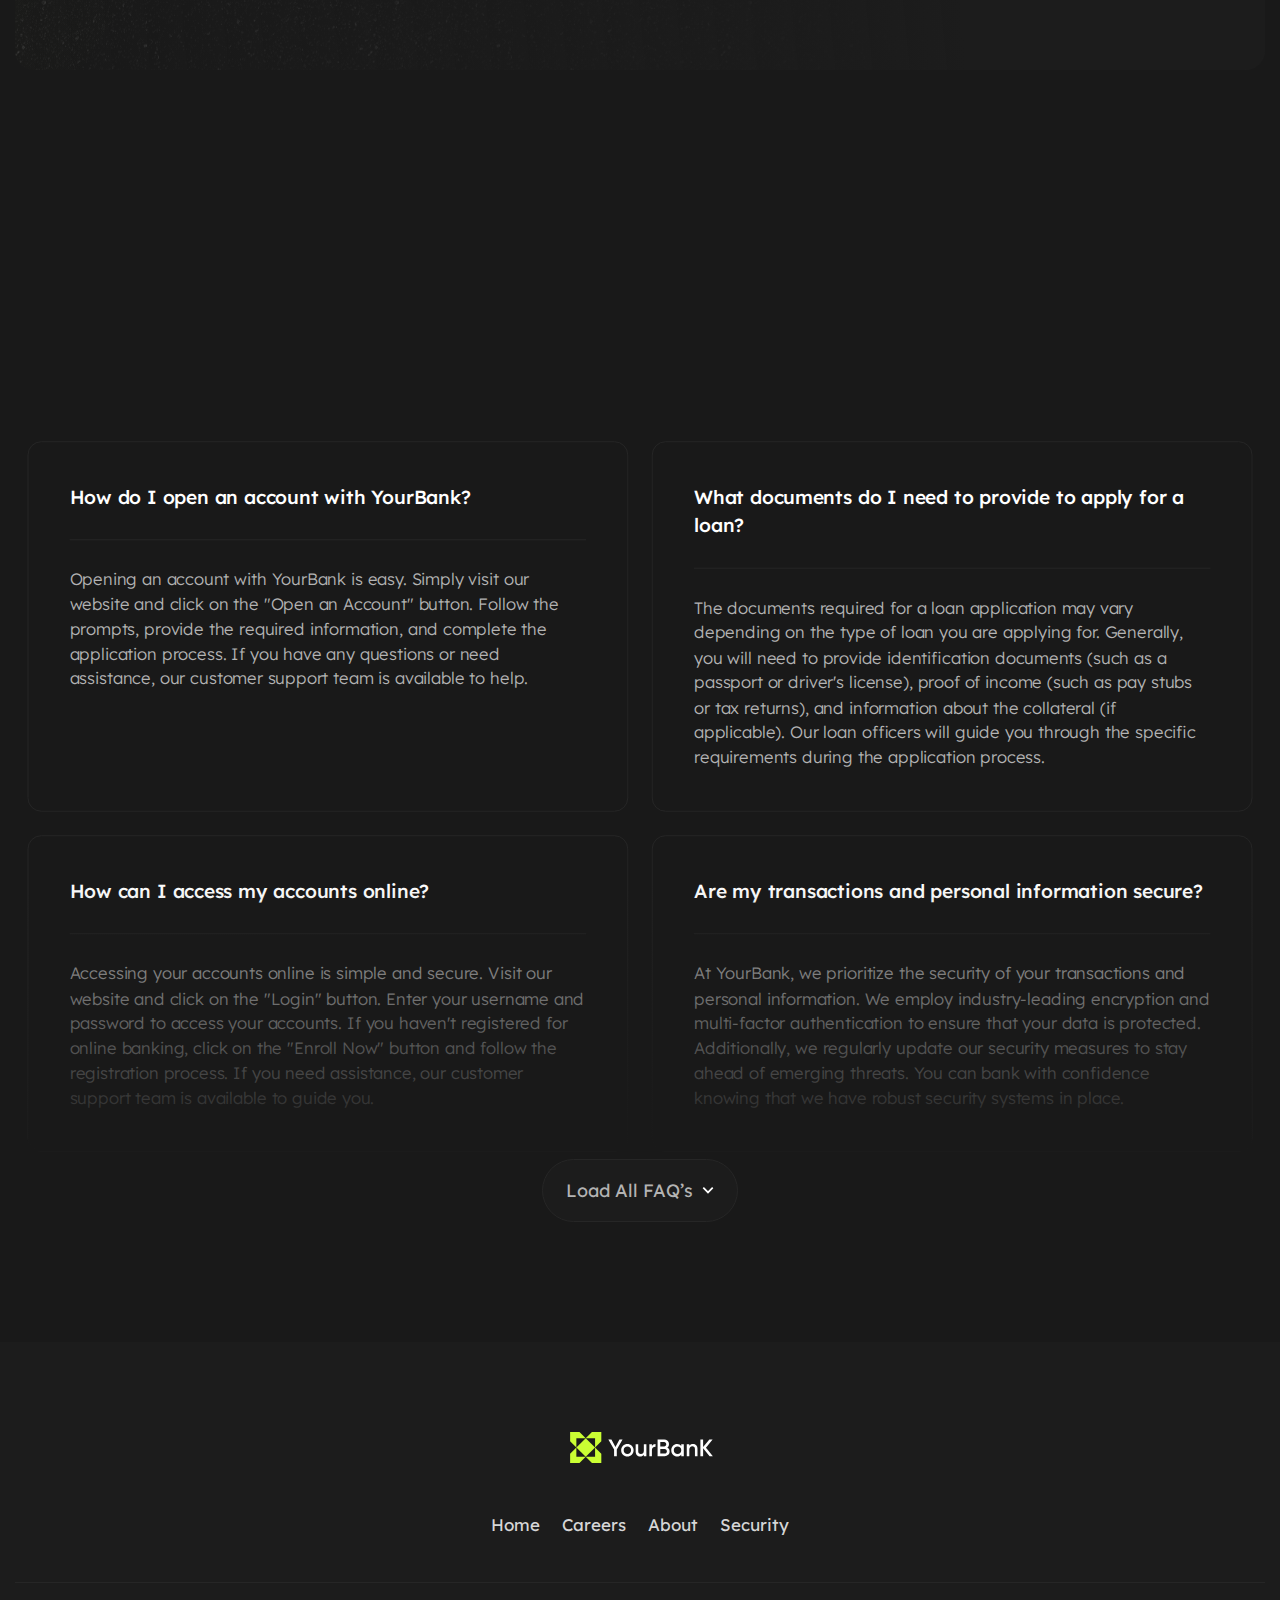
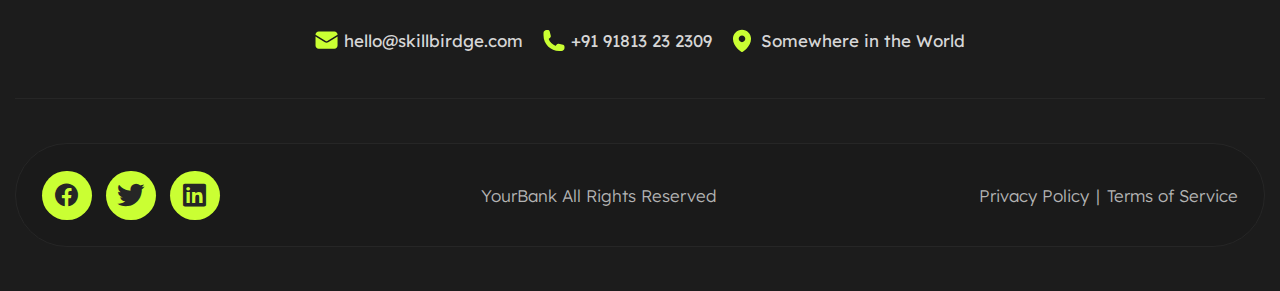
<file: security.html>
<!doctype html>
<html lang="en">

<head>
	<title>Services</title>
	<meta charset="UTF-8">
	<meta name="format-detection" content="telephone=no">
	<!-- <style>body{opacity: 0;}</style> -->
	<link rel="stylesheet" href="css/style.min.css?_v=20240812220128">
	<link rel="shortcut icon" href="favicon.ico">
	<!-- <meta name="robots" content="noindex, nofollow"> -->
	<meta name="viewport" content="width=device-width, initial-scale=1.0">
</head>

<body>
	<div class="wrapper">
		<header class="header">
			<div class="header__container">
				<div id="logo-container">
					<a href="home.html" class="header__logo"><img src="img/logo.svg" alt="logo"></a>
				</div>
				<div class="header__menu menu">
					<nav class="menu__body">
						<ul class="menu__list">
							<li class="menu__item"><a href="home.html" class="menu__link ">Home</a></li>
							<li class="menu__item"><a href="careers.html" class="menu__link">Careers</a></li>
							<li class="menu__item"><a href="about.html" class="menu__link">About</a></li>
							<li class="menu__item"><a href="security.html" class="menu__link">Security</a></li>
						</ul>
					</nav>
				</div>
				<div class="header__actions action-header">
					<div class="action-header__links" data-da=".menu__body, 479.98,2">
						<a href="sign-up.html" class="action-header__button action-header__button--sign-up">Sign Up</a>
						<a href="login.html" class="action-header__button btn btn--long">Login</a>
					</div>
					<div class="action-header__burger-row">
						<button aria-label="Open menu" type="button" class="action-header__burger icon-menu">
							<span></span>
						</button>
					</div>
				</div>
			</div>
		</header>

		<main class="page">
			<section class="hero-block">
				<div class="hero-block__container">
					<div class="hero-block__content hero-block__content--security">
						<div class="hero-block__top top">
							<h1 class="top__title title">
								Your Security is Our <span>Top Priority</span>
							</h1>
							<div class="top__text text">
								<p>
									At YourBank, we understand the importance of keeping your financial information secure. We employ robust security measures and advanced technologies to protect your personal and financial data. Rest assured that when you bank with us, your security is our utmost priority.
								</p>
							</div>
						</div>
					</div>
				</div>
			</section>
			<section class="how">
				<div class="how__container">
					<div class="how__top top">
						<h2 class="top__title title">How We <span>Protect You</span></h2>
						<div class="top__text text">
							<p>
								At YourBank, we prioritize the security and confidentiality of your financial information. Our state-of-the-art encryption technology and stringent data protection measures ensure your assets and transactions are safeguarded at all times
							</p>
						</div>
					</div>
					<div class="how__cards how-card">
						<div class="how-card__body">
							<div class="how-card__head">
								<div class="how-card__icon">
									<img src="img/icons/how-1.svg" alt="icon">
								</div>
								<h3 class="how-card__title">Secure Online Banking Platform</h3>
							</div>
							<div class="how-card__text text">
								<p>
									Our online banking platform is built with multiple layers of security to safeguard your information. We utilize industry-standard encryption protocols to ensure that your data remains confidential and protected during transmission.
								</p>
							</div>
						</div>
						<div class="how-card__body">
							<div class="how-card__head">
								<div class="how-card__icon">
									<img src="img/icons/how-2.svg" alt="icon">
								</div>
								<h3 class="how-card__title">Multi-Factor Authentication</h3>
							</div>
							<div class="how-card__text text">
								<p>
									To enhance the security of your online banking experience, we employ multi-factor authentication. This additional layer of security requires you to provide multiple pieces of identification, such as a password and a one-time verification code, to access your account.
								</p>
							</div>
						</div>
						<div class="how-card__body">
							<div class="how-card__head">
								<div class="how-card__icon">
									<img src="img/icons/how-3.svg" alt="icon">
								</div>
								<h3 class="how-card__title">Fraud Monitoring</h3>
							</div>
							<div class="how-card__text text">
								<p>
									We have sophisticated fraud detection systems in place to monitor your accounts for any suspicious activities. Our dedicated team works around the clock to detect and prevent unauthorized transactions, providing you with peace of mind.
								</p>
							</div>
						</div>
						<div class="how-card__body">
							<div class="how-card__head">
								<div class="how-card__icon">
									<img src="img/icons/how-4.svg" alt="icon">
								</div>
								<h3 class="how-card__title">Secure Mobile Banking</h3>
							</div>
							<div class="how-card__text text">
								<p>
									Our mobile banking app is designed with the same level of security as our online banking platform. You can confidently access your accounts, make transactions, and manage your finances on the go, knowing that your information is protected.
								</p>
							</div>
						</div>
					</div>
				</div>
			</section>
			<section class="faq">
				<div class="faq__container">
					<div class="faq__top top">
						<h2 class="top__title title">
							Frequently <span>Asked Questions</span>
						</h2>
						<div class="top__text text">
							<p>
								Still you have any questions? Contact our Team via
								support@yourbank.com
							</p>
						</div>
					</div>
					<div class="faq__content">
						<div class="faq__columns column">
							<div class="column__body">
								<h2 class="column__title">
									How do I open an account with YourBank?
								</h2>
								<div class="column__text text">
									<p>
										Opening an account with YourBank is easy. Simply visit our
										website and click on the "Open an Account" button. Follow
										the prompts, provide the required information, and
										complete the application process. If you have any
										questions or need assistance, our customer support team is
										available to help.
									</p>
								</div>
							</div>
							<div class="column__body">
								<h2 class="column__title">
									What documents do I need to provide to apply for a loan?
								</h2>
								<div class="column__text text">
									<p>
										The documents required for a loan application may vary
										depending on the type of loan you are applying for.
										Generally, you will need to provide identification
										documents (such as a passport or driver's license), proof
										of income (such as pay stubs or tax returns), and
										information about the collateral (if applicable). Our loan
										officers will guide you through the specific requirements
										during the application process.
									</p>
								</div>
							</div>
							<div class="column__body">
								<h2 class="column__title">
									How can I access my accounts online?
								</h2>
								<div class="column__text text">
									<p>
										Accessing your accounts online is simple and secure. Visit
										our website and click on the "Login" button. Enter your
										username and password to access your accounts. If you
										haven't registered for online banking, click on the
										"Enroll Now" button and follow the registration process.
										If you need assistance, our customer support team is
										available to guide you.
									</p>
								</div>
							</div>
							<div class="column__body">
								<h2 class="column__title">
									Are my transactions and personal information secure?
								</h2>
								<div class="column__text text">
									<p>
										At YourBank, we prioritize the security of your
										transactions and personal information. We employ
										industry-leading encryption and multi-factor
										authentication to ensure that your data is protected.
										Additionally, we regularly update our security measures to
										stay ahead of emerging threats. You can bank with
										confidence knowing that we have robust security systems in
										place.
									</p>
								</div>
							</div>
							<div class="column__body additional-column">
								<h3 class="column__title">
									What is the interest rate for savings accounts?
								</h3>
								<div class="column__text text">
									<p>
										The interest rate for savings accounts varies depending on
										the type of account and the current market conditions.
										Please visit our website or contact our customer support
										team for the most up-to-date information on interest
										rates.
									</p>
								</div>
							</div>
							<div class="column__body additional-column">
								<h3 class="column__title">
									How can I reset my online banking password?
								</h3>
								<div class="column__text text">
									<p>
										If you need to reset your online banking password, click
										on the "Forgot Password" link on the login page. Follow
										the instructions to reset your password. If you encounter
										any issues, our customer support team is available to
										assist you.
									</p>
								</div>
							</div>
						</div>
						<button class="faq__btn-load" type="button">
							Load All FAQ’s
						</button>
					</div>
				</div>
			</section>
		</main>
		<footer class="footer">
			<div class="footer__container">
				<div class="footer__top top-footer">
					<img class="top-footer__logo" src="img/logo.svg" alt="logo">
					<ul class="top-footer__list">
						<li class="top-footer__item">Home<a href="top-footer__link"></a></li>
						<li class="top-footer__item">Careers<a href="top-footer__link"></a></li>
						<li class="top-footer__item">About<a href="top-footer__link"></a></li>
						<li class="top-footer__item">Security<a href="top-footer__link"></a></li>
					</ul>
				</div>
				<div class="footer__middle middle-footer">
					<address class="middle-footer__address address">
						<ul class="address__list">
							<li class="address__item"><a class="address__link" href="mailto:hello@skillbirdge.com">hello@skillbirdge.com</a></li>
							<li class="address__item"><a class="address__link" href="tel:9191813232308">+91 91813 23 2309</a></li>
							<li class="address__item"><a class="address__link" href="#">Somewhere in the World</a></li>
						</ul>
					</address>
				</div>
				<div class="footer__bottom bottom-footer">
					<ul class="bottom-footer__media media">
						<li class="media__item media__item--facebook "><a class="media__link icon-facebook" href="#" aria-label="facebook"></a></li>
						<li class="media__item media__item--twitter"><a class="media__link icon-twitter" href="#" aria-label="twitter"></a></li>
						<li class="media__item media__item--linkedin"><a class="media__link icon-linkedin" href="#" aria-label="linkedin"></a></li>
					</ul>
					<div class="bottom-footer__copy">YourBank All Rights Reserved</div>
					<ul class="bottom-footer__policy policy">
						<li class="policy__item"><a class="policy__link" href="#">Privacy Policy</a></li>
						<li class="policy__item"><span>|</span></li>
						<li class="policy__item"><a class="policy__link" href="#">Terms of Service</a></li>
					</ul>
				</div>
			</div>
		</footer>
	</div>
	<script src="js/app.min.js?_v=20240812220128"></script>

</body>

</html>
</file>
<file: css/style.min.css>
@charset "UTF-8";@import url(https://fonts.googleapis.com/css?family=Lexend:300,regular,500,600&display=swap);@font-face{font-family:icons;font-display:swap;src:url(../fonts/icons.woff2) format("woff2");font-weight:400;font-style:normal}[class*=icon-]::before{font-family:icons;font-style:normal;font-weight:400;font-variant:normal;text-transform:none;line-height:1;-webkit-font-smoothing:antialiased;-moz-osx-font-smoothing:grayscale}.icon-google:before{content:"\e901"}.icon-apple:before{content:"\e903"}.icon-facebook:before{content:"\e900"}.icon-twitter:before{content:"🌲"}.icon-linkedin:before{content:"\e902"}*{padding:0;margin:0;border:0}*,*::after,*::before{box-sizing:border-box}*::after,*::before{display:inline-block}body,html{height:100%;min-width:320px}body{color:#b3b3b3;line-height:1;font-family:Lexend;font-size:1.125rem;-ms-text-size-adjust:100%;-moz-text-size-adjust:100%;-webkit-text-size-adjust:100%;-webkit-font-smoothing:antialiased;-moz-osx-font-smoothing:grayscale}button,input,textarea{font-family:Lexend;font-size:inherit;line-height:inherit;color:inherit;background-color:transparent}input,textarea{width:100%}label{display:inline-block}button,option,select{cursor:pointer}a{display:inline-block;color:inherit;text-decoration:none}ul li{list-style:none}img{vertical-align:top}h1,h2,h3,h4,h5,h6{font-weight:inherit;font-size:inherit}body{background-color:#191919;scrollbar-gutter:stable}.lock body{overflow:hidden;touch-action:none;-ms-scroll-chaining:none;overscroll-behavior:none}.wrapper{min-height:100%;display:flex;flex-direction:column;overflow:hidden}@supports (overflow:clip){.wrapper{overflow:clip}}.wrapper > main{flex:1 1 auto}.wrapper > *{min-width:0}[class*=__container]{max-width:101.875rem;margin:0 auto;padding:0 .9375rem}input[type=email],input[type=tel],input[type=text],textarea{-webkit-appearance:none;appearance:none}.input{border-radius:0!important;width:100%;display:block;font-family:Lexend;caret-color:inherit}.input[placeholder]:not([data-placeholder-nohiden])::-webkit-input-placeholder{-webkit-transition:opacity .3s;transition:opacity .3s}.input[placeholder]:not([data-placeholder-nohiden]):-ms-input-placeholder{-ms-transition:opacity .3s;transition:opacity .3s}.input[placeholder]:not([data-placeholder-nohiden])::-ms-input-placeholder{-ms-transition:opacity .3s;transition:opacity .3s}.input[placeholder]:not([data-placeholder-nohiden])::placeholder{transition:opacity .3s}.input[placeholder]:not([data-placeholder-nohiden]):focus::-webkit-input-placeholder{opacity:0}.input[placeholder]:not([data-placeholder-nohiden]):focus:-ms-input-placeholder{opacity:0}.input[placeholder]:not([data-placeholder-nohiden]):focus::-ms-input-placeholder{opacity:0}.input[placeholder]:not([data-placeholder-nohiden]):focus::placeholder{opacity:0}textarea.input{resize:none;padding:0 0}.ibg{width:100%;height:100%;-o-object-fit:cover;object-fit:cover}.ibg--top{-o-object-position:top;object-position:top}.ibg--bottom{-o-object-position:bottom;object-position:bottom}.ibg--left{-o-object-position:left;object-position:left}.ibg--right{-o-object-position:right;object-position:right}.ibg--contain{-o-object-fit:contain;object-fit:contain}@media (min-width:101.875em){.top:not(:last-child){margin-bottom:5rem}}@media (min-width:20em) and (max-width:101.875em){@supports (margin-bottom:clamp(2.5rem ,1.8893129771rem + 3.0534351145vw ,5rem)){.top:not(:last-child){margin-bottom:clamp(2.5rem ,1.8893129771rem + 3.0534351145vw ,5rem)}}@supports not (margin-bottom:clamp(2.5rem ,1.8893129771rem + 3.0534351145vw ,5rem)){.top:not(:last-child){margin-bottom:calc(2.5rem + 2.5 * (100vw - 20rem)/ 81.875)}}}@media (max-width:20em){.top:not(:last-child){margin-bottom:2.5rem}}@media (min-width:101.875em){.top--mb-none:not(:last-child){margin-bottom:.0000000625rem}}@media (min-width:20em) and (max-width:101.875em){@supports (margin-bottom:clamp(0.0000000625rem ,0.0000000625rem + 0vw ,0.0000000625rem)){.top--mb-none:not(:last-child){margin-bottom:clamp(.0000000625rem ,.0000000625rem + 0 ,.0000000625rem)}}@supports not (margin-bottom:clamp(0.0000000625rem ,0.0000000625rem + 0vw ,0.0000000625rem)){.top--mb-none:not(:last-child){margin-bottom:calc(.0000000625rem + 0 * (100vw - 20rem)/ 81.875)}}}@media (max-width:20em){.top--mb-none:not(:last-child){margin-bottom:.0000000625rem}}.top__subtitle{line-height:150%;color:#fff}@media (min-width:101.875em){.top__subtitle{font-size:1.125rem}}@media (min-width:20em) and (max-width:101.875em){@supports (font-size:clamp(0.875rem ,0.8139312977rem + 0.3053435115vw ,1.125rem)){.top__subtitle{font-size:clamp(.875rem ,.8139312977rem + .3053435115vw ,1.125rem)}}@supports not (font-size:clamp(0.875rem ,0.8139312977rem + 0.3053435115vw ,1.125rem)){.top__subtitle{font-size:calc(.875rem + .25 * (100vw - 20rem)/ 81.875)}}}@media (max-width:20em){.top__subtitle{font-size:.875rem}}.top__subtitle:not(:last-child){margin-bottom:.25rem}.top__tab-nav{border-radius:82px;border:1px solid #262626;background-color:#1c1c1c}@media (min-width:101.875em){.top__tab-nav{padding-top:.875rem}}@media (min-width:20em) and (max-width:101.875em){@supports (padding-top:clamp(0.75rem ,0.7194656489rem + 0.1526717557vw ,0.875rem)){.top__tab-nav{padding-top:clamp(.75rem ,.7194656489rem + .1526717557vw ,.875rem)}}@supports not (padding-top:clamp(0.75rem ,0.7194656489rem + 0.1526717557vw ,0.875rem)){.top__tab-nav{padding-top:calc(.75rem + .125 * (100vw - 20rem)/ 81.875)}}}@media (max-width:20em){.top__tab-nav{padding-top:.75rem}}@media (min-width:101.875em){.top__tab-nav{padding-bottom:.875rem}}@media (min-width:20em) and (max-width:101.875em){@supports (padding-bottom:clamp(0.75rem ,0.7194656489rem + 0.1526717557vw ,0.875rem)){.top__tab-nav{padding-bottom:clamp(.75rem ,.7194656489rem + .1526717557vw ,.875rem)}}@supports not (padding-bottom:clamp(0.75rem ,0.7194656489rem + 0.1526717557vw ,0.875rem)){.top__tab-nav{padding-bottom:calc(.75rem + .125 * (100vw - 20rem)/ 81.875)}}}@media (max-width:20em){.top__tab-nav{padding-bottom:.75rem}}@media (min-width:101.875em){.top__tab-nav{padding-left:.875rem}}@media (min-width:20em) and (max-width:101.875em){@supports (padding-left:clamp(0.75rem ,0.7194656489rem + 0.1526717557vw ,0.875rem)){.top__tab-nav{padding-left:clamp(.75rem ,.7194656489rem + .1526717557vw ,.875rem)}}@supports not (padding-left:clamp(0.75rem ,0.7194656489rem + 0.1526717557vw ,0.875rem)){.top__tab-nav{padding-left:calc(.75rem + .125 * (100vw - 20rem)/ 81.875)}}}@media (max-width:20em){.top__tab-nav{padding-left:.75rem}}@media (min-width:101.875em){.top__tab-nav{padding-right:.875rem}}@media (min-width:20em) and (max-width:101.875em){@supports (padding-right:clamp(0.75rem ,0.7194656489rem + 0.1526717557vw ,0.875rem)){.top__tab-nav{padding-right:clamp(.75rem ,.7194656489rem + .1526717557vw ,.875rem)}}@supports not (padding-right:clamp(0.75rem ,0.7194656489rem + 0.1526717557vw ,0.875rem)){.top__tab-nav{padding-right:calc(.75rem + .125 * (100vw - 20rem)/ 81.875)}}}@media (max-width:20em){.top__tab-nav{padding-right:.75rem}}.top__ttl{color:#fff;border-radius:8.75rem;line-height:150%;transition:background-color .3s ease}@media (min-width:101.875em){.top__ttl{font-size:1.125rem}}@media (min-width:20em) and (max-width:101.875em){@supports (font-size:clamp(0.875rem ,0.8139312977rem + 0.3053435115vw ,1.125rem)){.top__ttl{font-size:clamp(.875rem ,.8139312977rem + .3053435115vw ,1.125rem)}}@supports not (font-size:clamp(0.875rem ,0.8139312977rem + 0.3053435115vw ,1.125rem)){.top__ttl{font-size:calc(.875rem + .25 * (100vw - 20rem)/ 81.875)}}}@media (max-width:20em){.top__ttl{font-size:.875rem}}@media (min-width:101.875em){.top__ttl{padding-top:.875rem}}@media (min-width:20em) and (max-width:101.875em){@supports (padding-top:clamp(0.625rem ,0.5639312977rem + 0.3053435115vw ,0.875rem)){.top__ttl{padding-top:clamp(.625rem ,.5639312977rem + .3053435115vw ,.875rem)}}@supports not (padding-top:clamp(0.625rem ,0.5639312977rem + 0.3053435115vw ,0.875rem)){.top__ttl{padding-top:calc(.625rem + .25 * (100vw - 20rem)/ 81.875)}}}@media (max-width:20em){.top__ttl{padding-top:.625rem}}@media (min-width:101.875em){.top__ttl{padding-bottom:.875rem}}@media (min-width:20em) and (max-width:101.875em){@supports (padding-bottom:clamp(0.625rem ,0.5639312977rem + 0.3053435115vw ,0.875rem)){.top__ttl{padding-bottom:clamp(.625rem ,.5639312977rem + .3053435115vw ,.875rem)}}@supports not (padding-bottom:clamp(0.625rem ,0.5639312977rem + 0.3053435115vw ,0.875rem)){.top__ttl{padding-bottom:calc(.625rem + .25 * (100vw - 20rem)/ 81.875)}}}@media (max-width:20em){.top__ttl{padding-bottom:.625rem}}@media (min-width:101.875em){.top__ttl{padding-right:1.5rem}}@media (min-width:20em) and (max-width:101.875em){@supports (padding-right:clamp(1.125rem ,1.0333969466rem + 0.4580152672vw ,1.5rem)){.top__ttl{padding-right:clamp(1.125rem ,1.0333969466rem + .4580152672vw ,1.5rem)}}@supports not (padding-right:clamp(1.125rem ,1.0333969466rem + 0.4580152672vw ,1.5rem)){.top__ttl{padding-right:calc(1.125rem + .375 * (100vw - 20rem)/ 81.875)}}}@media (max-width:20em){.top__ttl{padding-right:1.125rem}}@media (min-width:101.875em){.top__ttl{padding-left:1.5rem}}@media (min-width:20em) and (max-width:101.875em){@supports (padding-left:clamp(1.125rem ,1.0333969466rem + 0.4580152672vw ,1.5rem)){.top__ttl{padding-left:clamp(1.125rem ,1.0333969466rem + .4580152672vw ,1.5rem)}}@supports not (padding-left:clamp(1.125rem ,1.0333969466rem + 0.4580152672vw ,1.5rem)){.top__ttl{padding-left:calc(1.125rem + .375 * (100vw - 20rem)/ 81.875)}}}@media (max-width:20em){.top__ttl{padding-left:1.125rem}}@media (any-hover:hover){.top__ttl:hover{background-color:#393939}}.top__ttl._tab-active{line-height:140%;color:#1c1c1c;background-color:#caff33;display:inline-flex;align-items:center;justify-content:center}@media (min-width:101.875em){.top__ttl._tab-active{font-size:1.125rem}}@media (min-width:20em) and (max-width:101.875em){@supports (font-size:clamp(0.875rem ,0.8139312977rem + 0.3053435115vw ,1.125rem)){.top__ttl._tab-active{font-size:clamp(.875rem ,.8139312977rem + .3053435115vw ,1.125rem)}}@supports not (font-size:clamp(0.875rem ,0.8139312977rem + 0.3053435115vw ,1.125rem)){.top__ttl._tab-active{font-size:calc(.875rem + .25 * (100vw - 20rem)/ 81.875)}}}@media (max-width:20em){.top__ttl._tab-active{font-size:.875rem}}@media (min-width:101.875em){.top__ttl._tab-active{padding-top:.875rem}}@media (min-width:20em) and (max-width:101.875em){@supports (padding-top:clamp(0.625rem ,0.5639312977rem + 0.3053435115vw ,0.875rem)){.top__ttl._tab-active{padding-top:clamp(.625rem ,.5639312977rem + .3053435115vw ,.875rem)}}@supports not (padding-top:clamp(0.625rem ,0.5639312977rem + 0.3053435115vw ,0.875rem)){.top__ttl._tab-active{padding-top:calc(.625rem + .25 * (100vw - 20rem)/ 81.875)}}}@media (max-width:20em){.top__ttl._tab-active{padding-top:.625rem}}@media (min-width:101.875em){.top__ttl._tab-active{padding-bottom:.875rem}}@media (min-width:20em) and (max-width:101.875em){@supports (padding-bottom:clamp(0.625rem ,0.5639312977rem + 0.3053435115vw ,0.875rem)){.top__ttl._tab-active{padding-bottom:clamp(.625rem ,.5639312977rem + .3053435115vw ,.875rem)}}@supports not (padding-bottom:clamp(0.625rem ,0.5639312977rem + 0.3053435115vw ,0.875rem)){.top__ttl._tab-active{padding-bottom:calc(.625rem + .25 * (100vw - 20rem)/ 81.875)}}}@media (max-width:20em){.top__ttl._tab-active{padding-bottom:.625rem}}@media (min-width:101.875em){.top__ttl._tab-active{padding-right:1.5rem}}@media (min-width:20em) and (max-width:101.875em){@supports (padding-right:clamp(1.125rem ,1.0333969466rem + 0.4580152672vw ,1.5rem)){.top__ttl._tab-active{padding-right:clamp(1.125rem ,1.0333969466rem + .4580152672vw ,1.5rem)}}@supports not (padding-right:clamp(1.125rem ,1.0333969466rem + 0.4580152672vw ,1.5rem)){.top__ttl._tab-active{padding-right:calc(1.125rem + .375 * (100vw - 20rem)/ 81.875)}}}@media (max-width:20em){.top__ttl._tab-active{padding-right:1.125rem}}@media (min-width:101.875em){.top__ttl._tab-active{padding-left:1.5rem}}@media (min-width:20em) and (max-width:101.875em){@supports (padding-left:clamp(1.125rem ,1.0333969466rem + 0.4580152672vw ,1.5rem)){.top__ttl._tab-active{padding-left:clamp(1.125rem ,1.0333969466rem + .4580152672vw ,1.5rem)}}@supports not (padding-left:clamp(1.125rem ,1.0333969466rem + 0.4580152672vw ,1.5rem)){.top__ttl._tab-active{padding-left:calc(1.125rem + .375 * (100vw - 20rem)/ 81.875)}}}@media (max-width:20em){.top__ttl._tab-active{padding-left:1.125rem}}@media (max-width:29.99875em){.top{text-align:center}}.top__lable{display:flex;align-items:center;-webkit-column-gap:.5rem;-moz-column-gap:.5rem;column-gap:.5rem;color:#fff;font-weight:700;line-height:1.3333333333;border-radius:3.8125rem;background-color:#262626}@media (min-width:101.875em){.top__lable{font-size:1.125rem}}@media (min-width:20em) and (max-width:101.875em){@supports (font-size:clamp(0.75rem ,0.6583969466rem + 0.4580152672vw ,1.125rem)){.top__lable{font-size:clamp(.75rem ,.6583969466rem + .4580152672vw ,1.125rem)}}@supports not (font-size:clamp(0.75rem ,0.6583969466rem + 0.4580152672vw ,1.125rem)){.top__lable{font-size:calc(.75rem + .375 * (100vw - 20rem)/ 81.875)}}}@media (max-width:20em){.top__lable{font-size:.75rem}}@media (min-width:101.875em){.top__lable{padding-right:1.25rem}}@media (min-width:20em) and (max-width:101.875em){@supports (padding-right:clamp(0.5rem ,0.3167938931rem + 0.9160305344vw ,1.25rem)){.top__lable{padding-right:clamp(.5rem ,.3167938931rem + .9160305344vw ,1.25rem)}}@supports not (padding-right:clamp(0.5rem ,0.3167938931rem + 0.9160305344vw ,1.25rem)){.top__lable{padding-right:calc(.5rem + .75 * (100vw - 20rem)/ 81.875)}}}@media (max-width:20em){.top__lable{padding-right:.5rem}}@media (min-width:101.875em){.top__lable{padding-left:.75rem}}@media (min-width:20em) and (max-width:101.875em){@supports (padding-left:clamp(0.5rem ,0.4389312977rem + 0.3053435115vw ,0.75rem)){.top__lable{padding-left:clamp(.5rem ,.4389312977rem + .3053435115vw ,.75rem)}}@supports not (padding-left:clamp(0.5rem ,0.4389312977rem + 0.3053435115vw ,0.75rem)){.top__lable{padding-left:calc(.5rem + .25 * (100vw - 20rem)/ 81.875)}}}@media (max-width:20em){.top__lable{padding-left:.5rem}}@media (min-width:101.875em){.top__lable{padding-top:.75rem}}@media (min-width:20em) and (max-width:101.875em){@supports (padding-top:clamp(0.5rem ,0.4389312977rem + 0.3053435115vw ,0.75rem)){.top__lable{padding-top:clamp(.5rem ,.4389312977rem + .3053435115vw ,.75rem)}}@supports not (padding-top:clamp(0.5rem ,0.4389312977rem + 0.3053435115vw ,0.75rem)){.top__lable{padding-top:calc(.5rem + .25 * (100vw - 20rem)/ 81.875)}}}@media (max-width:20em){.top__lable{padding-top:.5rem}}@media (min-width:101.875em){.top__lable{padding-bottom:.75rem}}@media (min-width:20em) and (max-width:101.875em){@supports (padding-bottom:clamp(0.5rem ,0.4389312977rem + 0.3053435115vw ,0.75rem)){.top__lable{padding-bottom:clamp(.5rem ,.4389312977rem + .3053435115vw ,.75rem)}}@supports not (padding-bottom:clamp(0.5rem ,0.4389312977rem + 0.3053435115vw ,0.75rem)){.top__lable{padding-bottom:calc(.5rem + .25 * (100vw - 20rem)/ 81.875)}}}@media (max-width:20em){.top__lable{padding-bottom:.5rem}}@media (min-width:101.875em){.top__lable:not(:last-child){margin-bottom:1.25rem}}@media (min-width:20em) and (max-width:101.875em){@supports (margin-bottom:clamp(0.75rem ,0.6278625954rem + 0.6106870229vw ,1.25rem)){.top__lable:not(:last-child){margin-bottom:clamp(.75rem ,.6278625954rem + .6106870229vw ,1.25rem)}}@supports not (margin-bottom:clamp(0.75rem ,0.6278625954rem + 0.6106870229vw ,1.25rem)){.top__lable:not(:last-child){margin-bottom:calc(.75rem + .5 * (100vw - 20rem)/ 81.875)}}}@media (max-width:20em){.top__lable:not(:last-child){margin-bottom:.75rem}}.top__lable::before{content:"";background:url(../img/icons/check.svg) 0 0/contain no-repeat}@media (min-width:101.875em){.top__lable::before{width:1.5rem}}@media (min-width:20em) and (max-width:101.875em){@supports (width:clamp(1rem ,0.8778625954rem + 0.6106870229vw ,1.5rem)){.top__lable::before{width:clamp(1rem ,.8778625954rem + .6106870229vw ,1.5rem)}}@supports not (width:clamp(1rem ,0.8778625954rem + 0.6106870229vw ,1.5rem)){.top__lable::before{width:calc(1rem + .5 * (100vw - 20rem)/ 81.875)}}}@media (max-width:20em){.top__lable::before{width:1rem}}@media (min-width:101.875em){.top__lable::before{height:1.5rem}}@media (min-width:20em) and (max-width:101.875em){@supports (height:clamp(1rem ,0.8778625954rem + 0.6106870229vw ,1.5rem)){.top__lable::before{height:clamp(1rem ,.8778625954rem + .6106870229vw ,1.5rem)}}@supports not (height:clamp(1rem ,0.8778625954rem + 0.6106870229vw ,1.5rem)){.top__lable::before{height:calc(1rem + .5 * (100vw - 20rem)/ 81.875)}}}@media (max-width:20em){.top__lable::before{height:1rem}}@media (max-width:29.99875em){.top__lable{font-weight:300;margin:0 auto}}@media (min-width:101.875em){.top__title:not(:last-child){margin-bottom:.875rem}}@media (min-width:20em) and (max-width:101.875em){@supports (margin-bottom:clamp(0.625rem ,0.5639312977rem + 0.3053435115vw ,0.875rem)){.top__title:not(:last-child){margin-bottom:clamp(.625rem ,.5639312977rem + .3053435115vw ,.875rem)}}@supports not (margin-bottom:clamp(0.625rem ,0.5639312977rem + 0.3053435115vw ,0.875rem)){.top__title:not(:last-child){margin-bottom:calc(.625rem + .25 * (100vw - 20rem)/ 81.875)}}}@media (max-width:20em){.top__title:not(:last-child){margin-bottom:.625rem}}@media (min-width:101.875em){.top__text:not(:last-child){margin-bottom:3.125rem}}@media (min-width:20em) and (max-width:101.875em){@supports (margin-bottom:clamp(1.875rem ,1.5696564885rem + 1.5267175573vw ,3.125rem)){.top__text:not(:last-child){margin-bottom:clamp(1.875rem ,1.5696564885rem + 1.5267175573vw ,3.125rem)}}@supports not (margin-bottom:clamp(1.875rem ,1.5696564885rem + 1.5267175573vw ,3.125rem)){.top__text:not(:last-child){margin-bottom:calc(1.875rem + 1.25 * (100vw - 20rem)/ 81.875)}}}@media (max-width:20em){.top__text:not(:last-child){margin-bottom:1.875rem}}.title{color:#fff;font-weight:500;line-height:150%}@media (min-width:101.875em){.title{font-size:3rem}}@media (min-width:20em) and (max-width:101.875em){@supports (font-size:clamp(1.375rem ,0.9780534351rem + 1.9847328244vw ,3rem)){.title{font-size:clamp(1.375rem ,.9780534351rem + 1.9847328244vw ,3rem)}}@supports not (font-size:clamp(1.375rem ,0.9780534351rem + 1.9847328244vw ,3rem)){.title{font-size:calc(1.375rem + 1.625 * (100vw - 20rem)/ 81.875)}}}@media (max-width:20em){.title{font-size:1.375rem}}.title span{color:#caff33}@media (min-width:101.875em){.title:not(:last-child){margin-bottom:.875rem}}@media (min-width:20em) and (max-width:101.875em){@supports (margin-bottom:clamp(0.625rem ,0.5639312977rem + 0.3053435115vw ,0.875rem)){.title:not(:last-child){margin-bottom:clamp(.625rem ,.5639312977rem + .3053435115vw ,.875rem)}}@supports not (margin-bottom:clamp(0.625rem ,0.5639312977rem + 0.3053435115vw ,0.875rem)){.title:not(:last-child){margin-bottom:calc(.625rem + .25 * (100vw - 20rem)/ 81.875)}}}@media (max-width:20em){.title:not(:last-child){margin-bottom:.625rem}}.text{font-weight:300;line-height:150%}@media (min-width:101.875em){.text{font-size:1.125rem}}@media (min-width:20em) and (max-width:101.875em){@supports (font-size:clamp(0.875rem ,0.8139312977rem + 0.3053435115vw ,1.125rem)){.text{font-size:clamp(.875rem ,.8139312977rem + .3053435115vw ,1.125rem)}}@supports not (font-size:clamp(0.875rem ,0.8139312977rem + 0.3053435115vw ,1.125rem)){.text{font-size:calc(.875rem + .25 * (100vw - 20rem)/ 81.875)}}}@media (max-width:20em){.text{font-size:.875rem}}.text--light{font-weight:400;color:#d6d6d6}.text--white{color:#fff}.text--bold{font-weight:700}@media (max-width:29.99875em){.text--bold{font-weight:300}}.btn{line-height:140%;color:#1c1c1c;background-color:#caff33;display:inline-flex;align-items:center;justify-content:center;border-radius:8.75rem;transition:background-color .3s ease}@media (min-width:101.875em){.btn{font-size:1.125rem}}@media (min-width:20em) and (max-width:101.875em){@supports (font-size:clamp(0.875rem ,0.8139312977rem + 0.3053435115vw ,1.125rem)){.btn{font-size:clamp(.875rem ,.8139312977rem + .3053435115vw ,1.125rem)}}@supports not (font-size:clamp(0.875rem ,0.8139312977rem + 0.3053435115vw ,1.125rem)){.btn{font-size:calc(.875rem + .25 * (100vw - 20rem)/ 81.875)}}}@media (max-width:20em){.btn{font-size:.875rem}}@media (min-width:101.875em){.btn{padding-top:.875rem}}@media (min-width:20em) and (max-width:101.875em){@supports (padding-top:clamp(0.625rem ,0.5639312977rem + 0.3053435115vw ,0.875rem)){.btn{padding-top:clamp(.625rem ,.5639312977rem + .3053435115vw ,.875rem)}}@supports not (padding-top:clamp(0.625rem ,0.5639312977rem + 0.3053435115vw ,0.875rem)){.btn{padding-top:calc(.625rem + .25 * (100vw - 20rem)/ 81.875)}}}@media (max-width:20em){.btn{padding-top:.625rem}}@media (min-width:101.875em){.btn{padding-bottom:.875rem}}@media (min-width:20em) and (max-width:101.875em){@supports (padding-bottom:clamp(0.625rem ,0.5639312977rem + 0.3053435115vw ,0.875rem)){.btn{padding-bottom:clamp(.625rem ,.5639312977rem + .3053435115vw ,.875rem)}}@supports not (padding-bottom:clamp(0.625rem ,0.5639312977rem + 0.3053435115vw ,0.875rem)){.btn{padding-bottom:calc(.625rem + .25 * (100vw - 20rem)/ 81.875)}}}@media (max-width:20em){.btn{padding-bottom:.625rem}}@media (min-width:101.875em){.btn{padding-right:1.5rem}}@media (min-width:20em) and (max-width:101.875em){@supports (padding-right:clamp(1.125rem ,1.0333969466rem + 0.4580152672vw ,1.5rem)){.btn{padding-right:clamp(1.125rem ,1.0333969466rem + .4580152672vw ,1.5rem)}}@supports not (padding-right:clamp(1.125rem ,1.0333969466rem + 0.4580152672vw ,1.5rem)){.btn{padding-right:calc(1.125rem + .375 * (100vw - 20rem)/ 81.875)}}}@media (max-width:20em){.btn{padding-right:1.125rem}}@media (min-width:101.875em){.btn{padding-left:1.5rem}}@media (min-width:20em) and (max-width:101.875em){@supports (padding-left:clamp(1.125rem ,1.0333969466rem + 0.4580152672vw ,1.5rem)){.btn{padding-left:clamp(1.125rem ,1.0333969466rem + .4580152672vw ,1.5rem)}}@supports not (padding-left:clamp(1.125rem ,1.0333969466rem + 0.4580152672vw ,1.5rem)){.btn{padding-left:calc(1.125rem + .375 * (100vw - 20rem)/ 81.875)}}}@media (max-width:20em){.btn{padding-left:1.125rem}}@media (any-hover:hover){.btn:hover{background-color:#a7d91d}}.btn--long{font-size:1.125rem}@media (min-width:101.875em){.btn--long{padding-top:.875rem}}@media (min-width:57.62375em) and (max-width:101.875em){@supports (padding-top:clamp(0.75rem ,0.5872256433rem + 0.2824778961vw ,0.875rem)){.btn--long{padding-top:clamp(.75rem ,.5872256433rem + .2824778961vw ,.875rem)}}@supports not (padding-top:clamp(0.75rem ,0.5872256433rem + 0.2824778961vw ,0.875rem)){.btn--long{padding-top:calc(.75rem + .125 * (100vw - 57.62375rem)/ 44.25125)}}}@media (max-width:57.62375em){.btn--long{padding-top:.75rem}}@media (min-width:101.875em){.btn--long{padding-bottom:.875rem}}@media (min-width:57.62375em) and (max-width:101.875em){@supports (padding-bottom:clamp(0.75rem ,0.5872256433rem + 0.2824778961vw ,0.875rem)){.btn--long{padding-bottom:clamp(.75rem ,.5872256433rem + .2824778961vw ,.875rem)}}@supports not (padding-bottom:clamp(0.75rem ,0.5872256433rem + 0.2824778961vw ,0.875rem)){.btn--long{padding-bottom:calc(.75rem + .125 * (100vw - 57.62375rem)/ 44.25125)}}}@media (max-width:57.62375em){.btn--long{padding-bottom:.75rem}}@media (min-width:101.875em){.btn--long{padding-right:1.875rem}}@media (min-width:57.62375em) and (max-width:101.875em){@supports (padding-right:clamp(1.5rem ,1.01167693rem + 0.8474336883vw ,1.875rem)){.btn--long{padding-right:clamp(1.5rem ,1.01167693rem + .8474336883vw ,1.875rem)}}@supports not (padding-right:clamp(1.5rem ,1.01167693rem + 0.8474336883vw ,1.875rem)){.btn--long{padding-right:calc(1.5rem + .375 * (100vw - 57.62375rem)/ 44.25125)}}}@media (max-width:57.62375em){.btn--long{padding-right:1.5rem}}@media (min-width:101.875em){.btn--long{padding-left:1.875rem}}@media (min-width:57.62375em) and (max-width:101.875em){@supports (padding-left:clamp(1.5rem ,1.01167693rem + 0.8474336883vw ,1.875rem)){.btn--long{padding-left:clamp(1.5rem ,1.01167693rem + .8474336883vw ,1.875rem)}}@supports not (padding-left:clamp(1.5rem ,1.01167693rem + 0.8474336883vw ,1.875rem)){.btn--long{padding-left:calc(1.5rem + .375 * (100vw - 57.62375rem)/ 44.25125)}}}@media (max-width:57.62375em){.btn--long{padding-left:1.5rem}}@media (min-width:101.875em){.btn--big{padding-top:1.125rem}}@media (min-width:20em) and (max-width:101.875em){@supports (padding-top:clamp(0.875rem ,0.8139312977rem + 0.3053435115vw ,1.125rem)){.btn--big{padding-top:clamp(.875rem ,.8139312977rem + .3053435115vw ,1.125rem)}}@supports not (padding-top:clamp(0.875rem ,0.8139312977rem + 0.3053435115vw ,1.125rem)){.btn--big{padding-top:calc(.875rem + .25 * (100vw - 20rem)/ 81.875)}}}@media (max-width:20em){.btn--big{padding-top:.875rem}}@media (min-width:101.875em){.btn--big{padding-bottom:1.125rem}}@media (min-width:20em) and (max-width:101.875em){@supports (padding-bottom:clamp(0.875rem ,0.8139312977rem + 0.3053435115vw ,1.125rem)){.btn--big{padding-bottom:clamp(.875rem ,.8139312977rem + .3053435115vw ,1.125rem)}}@supports not (padding-bottom:clamp(0.875rem ,0.8139312977rem + 0.3053435115vw ,1.125rem)){.btn--big{padding-bottom:calc(.875rem + .25 * (100vw - 20rem)/ 81.875)}}}@media (max-width:20em){.btn--big{padding-bottom:.875rem}}@media (min-width:101.875em){.btn--big{padding-right:1.875rem}}@media (min-width:20em) and (max-width:101.875em){@supports (padding-right:clamp(1.5rem ,1.4083969466rem + 0.4580152672vw ,1.875rem)){.btn--big{padding-right:clamp(1.5rem ,1.4083969466rem + .4580152672vw ,1.875rem)}}@supports not (padding-right:clamp(1.5rem ,1.4083969466rem + 0.4580152672vw ,1.875rem)){.btn--big{padding-right:calc(1.5rem + .375 * (100vw - 20rem)/ 81.875)}}}@media (max-width:20em){.btn--big{padding-right:1.5rem}}@media (min-width:101.875em){.btn--big{padding-left:1.875rem}}@media (min-width:20em) and (max-width:101.875em){@supports (padding-left:clamp(1.5rem ,1.4083969466rem + 0.4580152672vw ,1.875rem)){.btn--big{padding-left:clamp(1.5rem ,1.4083969466rem + .4580152672vw ,1.875rem)}}@supports not (padding-left:clamp(1.5rem ,1.4083969466rem + 0.4580152672vw ,1.875rem)){.btn--big{padding-left:calc(1.5rem + .375 * (100vw - 20rem)/ 81.875)}}}@media (max-width:20em){.btn--big{padding-left:1.5rem}}@media (max-width:29.99875em){.btn{width:100%}}.active-page{border-radius:5.125rem;background-color:#262626;transition:color .3s}@media (any-hover:hover){.active-page:hover{color:#fff}}.header{position:fixed;width:100%;top:0;left:0;z-index:100;padding-left:.9375rem;padding-right:.9375rem;transition:padding .3s}@media (min-width:101.875em){.header{padding-top:3.125rem}}@media (min-width:20em) and (max-width:101.875em){@supports (padding-top:clamp(1.25rem ,0.7919847328rem + 2.2900763359vw ,3.125rem)){.header{padding-top:clamp(1.25rem ,.7919847328rem + 2.2900763359vw ,3.125rem)}}@supports not (padding-top:clamp(1.25rem ,0.7919847328rem + 2.2900763359vw ,3.125rem)){.header{padding-top:calc(1.25rem + 1.875 * (100vw - 20rem)/ 81.875)}}}@media (max-width:20em){.header{padding-top:1.25rem}}@media (min-width:101.875em){.header._header-scroll{padding-top:.3125rem}}@media (min-width:20em) and (max-width:101.875em){@supports (padding-top:clamp(0.3125rem ,0.3125rem + 0vw ,0.3125rem)){.header._header-scroll{padding-top:clamp(.3125rem ,.3125rem + 0 ,.3125rem)}}@supports not (padding-top:clamp(0.3125rem ,0.3125rem + 0vw ,0.3125rem)){.header._header-scroll{padding-top:calc(.3125rem + 0 * (100vw - 20rem)/ 81.875)}}}@media (max-width:20em){.header._header-scroll{padding-top:.3125rem}}.header__container{border:1px solid #262626;background-color:#1c1c1c;border-radius:6.25rem;display:flex;align-items:center;justify-content:space-between}@media (min-width:101.875em){.header__container{-webkit-column-gap:1.25rem;-moz-column-gap:1.25rem;column-gap:1.25rem}}@media (min-width:20em) and (max-width:101.875em){@supports ((-moz-column-gap:clamp(0.9375rem ,0.8611641221rem + 0.3816793893vw ,1.25rem)) or (column-gap:clamp(0.9375rem ,0.8611641221rem + 0.3816793893vw ,1.25rem))){.header__container{-webkit-column-gap:clamp(.9375rem ,.8611641221rem + .3816793893vw ,1.25rem);-moz-column-gap:clamp(.9375rem ,.8611641221rem + .3816793893vw ,1.25rem);column-gap:clamp(.9375rem ,.8611641221rem + .3816793893vw ,1.25rem)}}@supports not ((-moz-column-gap:clamp(0.9375rem ,0.8611641221rem + 0.3816793893vw ,1.25rem)) or (column-gap:clamp(0.9375rem ,0.8611641221rem + 0.3816793893vw ,1.25rem))){.header__container{-webkit-column-gap:calc(.9375rem + .3125 * (100vw - 20rem)/ 81.875);-moz-column-gap:calc(.9375rem + .3125 * (100vw - 20rem)/ 81.875);column-gap:calc(.9375rem + .3125 * (100vw - 20rem)/ 81.875)}}}@media (max-width:20em){.header__container{-webkit-column-gap:.9375rem;-moz-column-gap:.9375rem;column-gap:.9375rem}}@media (min-width:101.875em){.header__container{min-height:5.875rem}}@media (min-width:47.99875em) and (max-width:101.875em){@supports (min-height:clamp(4.1875rem ,2.6840937565rem + 3.1321779077vw ,5.875rem)){.header__container{min-height:clamp(4.1875rem ,2.6840937565rem + 3.1321779077vw ,5.875rem)}}@supports not (min-height:clamp(4.1875rem ,2.6840937565rem + 3.1321779077vw ,5.875rem)){.header__container{min-height:calc(4.1875rem + 1.6875 * (100vw - 47.99875rem)/ 53.87625)}}}@media (max-width:47.99875em){.header__container{min-height:4.1875rem}}@media (min-width:101.875em){.header__container{padding-right:1.5rem}}@media (min-width:20em) and (max-width:101.875em){@supports (padding-right:clamp(0.875rem ,0.7223282443rem + 0.7633587786vw ,1.5rem)){.header__container{padding-right:clamp(.875rem ,.7223282443rem + .7633587786vw ,1.5rem)}}@supports not (padding-right:clamp(0.875rem ,0.7223282443rem + 0.7633587786vw ,1.5rem)){.header__container{padding-right:calc(.875rem + .625 * (100vw - 20rem)/ 81.875)}}}@media (max-width:20em){.header__container{padding-right:.875rem}}@media (min-width:101.875em){.header__container{padding-left:1.5rem}}@media (min-width:20em) and (max-width:101.875em){@supports (padding-left:clamp(0.875rem ,0.7223282443rem + 0.7633587786vw ,1.5rem)){.header__container{padding-left:clamp(.875rem ,.7223282443rem + .7633587786vw ,1.5rem)}}@supports not (padding-left:clamp(0.875rem ,0.7223282443rem + 0.7633587786vw ,1.5rem)){.header__container{padding-left:calc(.875rem + .625 * (100vw - 20rem)/ 81.875)}}}@media (max-width:20em){.header__container{padding-left:.875rem}}@media (min-width:101.875em){.header__container{padding-top:1.25rem}}@media (min-width:20em) and (max-width:101.875em){@supports (padding-top:clamp(0.875rem ,0.7833969466rem + 0.4580152672vw ,1.25rem)){.header__container{padding-top:clamp(.875rem ,.7833969466rem + .4580152672vw ,1.25rem)}}@supports not (padding-top:clamp(0.875rem ,0.7833969466rem + 0.4580152672vw ,1.25rem)){.header__container{padding-top:calc(.875rem + .375 * (100vw - 20rem)/ 81.875)}}}@media (max-width:20em){.header__container{padding-top:.875rem}}@media (min-width:101.875em){.header__container{padding-bottom:1.25rem}}@media (min-width:20em) and (max-width:101.875em){@supports (padding-bottom:clamp(0.875rem ,0.7833969466rem + 0.4580152672vw ,1.25rem)){.header__container{padding-bottom:clamp(.875rem ,.7833969466rem + .4580152672vw ,1.25rem)}}@supports not (padding-bottom:clamp(0.875rem ,0.7833969466rem + 0.4580152672vw ,1.25rem)){.header__container{padding-bottom:calc(.875rem + .375 * (100vw - 20rem)/ 81.875)}}}@media (max-width:20em){.header__container{padding-bottom:.875rem}}.header__logo{z-index:5}@media (min-width:101.875em){.header__logo{width:9.7375rem}}@media (min-width:20em) and (max-width:101.875em){@supports (width:clamp(6.33125rem ,5.4991889313rem + 4.1603053435vw ,9.7375rem)){.header__logo{width:clamp(6.33125rem ,5.4991889313rem + 4.1603053435vw ,9.7375rem)}}@supports not (width:clamp(6.33125rem ,5.4991889313rem + 4.1603053435vw ,9.7375rem)){.header__logo{width:calc(6.33125rem + 3.40625 * (100vw - 20rem)/ 81.875)}}}@media (max-width:20em){.header__logo{width:6.33125rem}}.header__logo img{z-index:5}@media (min-width:101.875em){.header__logo img{width:9.7375rem}}@media (min-width:20em) and (max-width:101.875em){@supports (width:clamp(6.33125rem ,5.4991889313rem + 4.1603053435vw ,9.7375rem)){.header__logo img{width:clamp(6.33125rem ,5.4991889313rem + 4.1603053435vw ,9.7375rem)}}@supports not (width:clamp(6.33125rem ,5.4991889313rem + 4.1603053435vw ,9.7375rem)){.header__logo img{width:calc(6.33125rem + 3.40625 * (100vw - 20rem)/ 81.875)}}}@media (max-width:20em){.header__logo img{width:6.33125rem}}@media (max-width:29.99875em){.menu__body{display:grid;row-gap:2.1875rem;grid-template-rows:1fr auto}}@media (max-width:61.99875em){.menu__body{position:fixed;background-color:#1c1c1c;top:0;left:-100%;width:100%;height:100%;overflow:auto;transition:left .3s ease 0s;padding:6.25rem .9375rem 1.875rem .9375rem}.menu__body::before{content:"";position:fixed;background-color:#1c1c1c;top:0;left:-100%;transition:left .3s ease 0s;width:100%;min-height:5.625rem;z-index:2}.menu-open .menu__body{left:0}.menu-open .menu__body::before{left:0}}.menu__list{row-gap:.3125rem}@media (min-width:61.99875em){.menu__list{display:flex;flex-wrap:wrap;align-items:center}}.menu__item{text-align:center}@media (max-width:61.99875em){.menu__item:not(:last-child){margin-bottom:1.6875rem}}.menu__link{color:#fff;transition:color .3s ease 0s}@media (min-width:101.875em){.menu__link{padding-right:1.5rem}}@media (min-width:57.62375em) and (max-width:101.875em){@supports (padding-right:clamp(1.125rem ,0.63667693rem + 0.8474336883vw ,1.5rem)){.menu__link{padding-right:clamp(1.125rem ,.63667693rem + .8474336883vw ,1.5rem)}}@supports not (padding-right:clamp(1.125rem ,0.63667693rem + 0.8474336883vw ,1.5rem)){.menu__link{padding-right:calc(1.125rem + .375 * (100vw - 57.62375rem)/ 44.25125)}}}@media (max-width:57.62375em){.menu__link{padding-right:1.125rem}}@media (min-width:101.875em){.menu__link{padding-left:1.5rem}}@media (min-width:57.62375em) and (max-width:101.875em){@supports (padding-left:clamp(1.125rem ,0.63667693rem + 0.8474336883vw ,1.5rem)){.menu__link{padding-left:clamp(1.125rem ,.63667693rem + .8474336883vw ,1.5rem)}}@supports not (padding-left:clamp(1.125rem ,0.63667693rem + 0.8474336883vw ,1.5rem)){.menu__link{padding-left:calc(1.125rem + .375 * (100vw - 57.62375rem)/ 44.25125)}}}@media (max-width:57.62375em){.menu__link{padding-left:1.125rem}}@media (min-width:101.875em){.menu__link{padding-top:.875rem}}@media (min-width:57.62375em) and (max-width:101.875em){@supports (padding-top:clamp(0.625rem ,0.2994512867rem + 0.5649557922vw ,0.875rem)){.menu__link{padding-top:clamp(.625rem ,.2994512867rem + .5649557922vw ,.875rem)}}@supports not (padding-top:clamp(0.625rem ,0.2994512867rem + 0.5649557922vw ,0.875rem)){.menu__link{padding-top:calc(.625rem + .25 * (100vw - 57.62375rem)/ 44.25125)}}}@media (max-width:57.62375em){.menu__link{padding-top:.625rem}}@media (min-width:101.875em){.menu__link{padding-bottom:.875rem}}@media (min-width:57.62375em) and (max-width:101.875em){@supports (padding-bottom:clamp(0.625rem ,0.2994512867rem + 0.5649557922vw ,0.875rem)){.menu__link{padding-bottom:clamp(.625rem ,.2994512867rem + .5649557922vw ,.875rem)}}@supports not (padding-bottom:clamp(0.625rem ,0.2994512867rem + 0.5649557922vw ,0.875rem)){.menu__link{padding-bottom:calc(.625rem + .25 * (100vw - 57.62375rem)/ 44.25125)}}}@media (max-width:57.62375em){.menu__link{padding-bottom:.625rem}}@media (any-hover:hover){.menu__link:hover{color:#caff33}}@media (max-width:61.99875em){.menu__link{font-size:1.875rem}}.menu__link.active-page{cursor:none;pointer-events:none}.action-header{z-index:5;display:flex;align-items:center}@media (max-width:61.99875em) and (min-width:101.875em){.action-header__links:not(:last-child){margin-right:1.25rem}}@media (max-width:61.99875em) and (min-width:20em) and (max-width:101.875em){@supports (margin-right:clamp(0.9375rem ,0.8611641221rem + 0.3816793893vw ,1.25rem)){.action-header__links:not(:last-child){margin-right:clamp(.9375rem ,.8611641221rem + .3816793893vw ,1.25rem)}}@supports not (margin-right:clamp(0.9375rem ,0.8611641221rem + 0.3816793893vw ,1.25rem)){.action-header__links:not(:last-child){margin-right:calc(.9375rem + .3125 * (100vw - 20rem)/ 81.875)}}}@media (max-width:61.99875em) and (max-width:20em){.action-header__links:not(:last-child){margin-right:.9375rem}}@media (max-width:29.99875em){.action-header__links{display:flex;flex-direction:column;row-gap:.625rem;text-align:center}}@media (min-width:101.875em){.action-header__button{padding-top:.875rem}}@media (min-width:57.62375em) and (max-width:101.875em){@supports (padding-top:clamp(0.75rem ,0.5872256433rem + 0.2824778961vw ,0.875rem)){.action-header__button{padding-top:clamp(.75rem ,.5872256433rem + .2824778961vw ,.875rem)}}@supports not (padding-top:clamp(0.75rem ,0.5872256433rem + 0.2824778961vw ,0.875rem)){.action-header__button{padding-top:calc(.75rem + .125 * (100vw - 57.62375rem)/ 44.25125)}}}@media (max-width:57.62375em){.action-header__button{padding-top:.75rem}}@media (min-width:101.875em){.action-header__button{padding-bottom:.875rem}}@media (min-width:57.62375em) and (max-width:101.875em){@supports (padding-bottom:clamp(0.75rem ,0.5872256433rem + 0.2824778961vw ,0.875rem)){.action-header__button{padding-bottom:clamp(.75rem ,.5872256433rem + .2824778961vw ,.875rem)}}@supports not (padding-bottom:clamp(0.75rem ,0.5872256433rem + 0.2824778961vw ,0.875rem)){.action-header__button{padding-bottom:calc(.75rem + .125 * (100vw - 57.62375rem)/ 44.25125)}}}@media (max-width:57.62375em){.action-header__button{padding-bottom:.75rem}}@media (min-width:101.875em){.action-header__button{padding-right:1.875rem}}@media (min-width:57.62375em) and (max-width:101.875em){@supports (padding-right:clamp(0.9375rem ,-0.2833076749rem + 2.1185842208vw ,1.875rem)){.action-header__button{padding-right:clamp(.9375rem ,-.2833076749rem + 2.1185842208vw ,1.875rem)}}@supports not (padding-right:clamp(0.9375rem ,-0.2833076749rem + 2.1185842208vw ,1.875rem)){.action-header__button{padding-right:calc(.9375rem + .9375 * (100vw - 57.62375rem)/ 44.25125)}}}@media (max-width:57.62375em){.action-header__button{padding-right:.9375rem}}@media (min-width:101.875em){.action-header__button{padding-left:1.875rem}}@media (min-width:57.62375em) and (max-width:101.875em){@supports (padding-left:clamp(0.9375rem ,-0.2833076749rem + 2.1185842208vw ,1.875rem)){.action-header__button{padding-left:clamp(.9375rem ,-.2833076749rem + 2.1185842208vw ,1.875rem)}}@supports not (padding-left:clamp(0.9375rem ,-0.2833076749rem + 2.1185842208vw ,1.875rem)){.action-header__button{padding-left:calc(.9375rem + .9375 * (100vw - 57.62375rem)/ 44.25125)}}}@media (max-width:57.62375em){.action-header__button{padding-left:.9375rem}}@media (max-width:29.99875em){.action-header__button{font-size:1.5rem}}.action-header__button--sign-up{color:#fff;transition:color .3s}@media (any-hover:hover){.action-header__button--sign-up:hover{color:#caff33}}.action-header__burger-row{z-index:5}@media (max-width:61.99875em){.action-header__burger-row{padding:.75rem 1.25rem;display:inline-flex;justify-content:center;align-items:center;border-radius:5.125rem;background-color:#caff33;transition:background-color .3s}}.icon-menu{display:none}@media (max-width:61.99875em){.icon-menu{display:block;position:relative;width:1.3125rem;height:.875rem;font-weight:400;z-index:5}}@media (max-width:61.99875em) and (any-hover:none){.icon-menu{cursor:default}}@media (max-width:61.99875em){.icon-menu span,.icon-menu::after,.icon-menu::before{content:"";transition:all .3s ease 0s;right:0;position:absolute;height:.125rem;width:100%;background-color:#333}.icon-menu::before{top:0}.icon-menu::after{width:60%;bottom:0}.icon-menu span{top:calc(50% - .0625rem)}.menu-open .icon-menu span{width:0}.menu-open .icon-menu::after,.menu-open .icon-menu::before{width:100%}.menu-open .icon-menu::before{top:calc(50% - .0625rem);-webkit-transform:rotate(-45deg);transform:rotate(-45deg)}.menu-open .icon-menu::after{bottom:calc(50% - .0625rem);-webkit-transform:rotate(45deg);transform:rotate(45deg)}}.footer{background-color:#1c1c1c}@media (min-width:101.875em){.footer{padding-top:6.25rem}}@media (min-width:20em) and (max-width:101.875em){@supports (padding-top:clamp(3.125rem ,2.3616412214rem + 3.8167938931vw ,6.25rem)){.footer{padding-top:clamp(3.125rem ,2.3616412214rem + 3.8167938931vw ,6.25rem)}}@supports not (padding-top:clamp(3.125rem ,2.3616412214rem + 3.8167938931vw ,6.25rem)){.footer{padding-top:calc(3.125rem + 3.125 * (100vw - 20rem)/ 81.875)}}}@media (max-width:20em){.footer{padding-top:3.125rem}}@media (min-width:101.875em){.footer{padding-bottom:3.125rem}}@media (min-width:20em) and (max-width:101.875em){@supports (padding-bottom:clamp(1.875rem ,1.5696564885rem + 1.5267175573vw ,3.125rem)){.footer{padding-bottom:clamp(1.875rem ,1.5696564885rem + 1.5267175573vw ,3.125rem)}}@supports not (padding-bottom:clamp(1.875rem ,1.5696564885rem + 1.5267175573vw ,3.125rem)){.footer{padding-bottom:calc(1.875rem + 1.25 * (100vw - 20rem)/ 81.875)}}}@media (max-width:20em){.footer{padding-bottom:1.875rem}}.footer__container{display:grid}@media (min-width:101.875em){.footer__container{row-gap:3.125rem}}@media (min-width:20em) and (max-width:101.875em){@supports (row-gap:clamp(1.875rem ,1.5696564885rem + 1.5267175573vw ,3.125rem)){.footer__container{row-gap:clamp(1.875rem ,1.5696564885rem + 1.5267175573vw ,3.125rem)}}@supports not (row-gap:clamp(1.875rem ,1.5696564885rem + 1.5267175573vw ,3.125rem)){.footer__container{row-gap:calc(1.875rem + 1.25 * (100vw - 20rem)/ 81.875)}}}@media (max-width:20em){.footer__container{row-gap:1.875rem}}.footer__middle{border-bottom:1px solid #262626;border-top:1px solid #262626}.top-footer{display:flex;flex-direction:column;align-items:center;color:#d6d6d6;transition:color .3s;line-height:150%}@media (min-width:101.875em){.top-footer{font-size:1.125rem}}@media (min-width:20em) and (max-width:101.875em){@supports (font-size:clamp(0.875rem ,0.8139312977rem + 0.3053435115vw ,1.125rem)){.top-footer{font-size:clamp(.875rem ,.8139312977rem + .3053435115vw ,1.125rem)}}@supports not (font-size:clamp(0.875rem ,0.8139312977rem + 0.3053435115vw ,1.125rem)){.top-footer{font-size:calc(.875rem + .25 * (100vw - 20rem)/ 81.875)}}}@media (max-width:20em){.top-footer{font-size:.875rem}}@media (min-width:101.875em){.top-footer{row-gap:3.125rem}}@media (min-width:20em) and (max-width:101.875em){@supports (row-gap:clamp(1.875rem ,1.5696564885rem + 1.5267175573vw ,3.125rem)){.top-footer{row-gap:clamp(1.875rem ,1.5696564885rem + 1.5267175573vw ,3.125rem)}}@supports not (row-gap:clamp(1.875rem ,1.5696564885rem + 1.5267175573vw ,3.125rem)){.top-footer{row-gap:calc(1.875rem + 1.25 * (100vw - 20rem)/ 81.875)}}}@media (max-width:20em){.top-footer{row-gap:1.875rem}}@media (min-width:101.875em){.top-footer__logo{width:9.375rem}}@media (min-width:20em) and (max-width:101.875em){@supports (width:clamp(8.25rem ,7.9751908397rem + 1.3740458015vw ,9.375rem)){.top-footer__logo{width:clamp(8.25rem ,7.9751908397rem + 1.3740458015vw ,9.375rem)}}@supports not (width:clamp(8.25rem ,7.9751908397rem + 1.3740458015vw ,9.375rem)){.top-footer__logo{width:calc(8.25rem + 1.125 * (100vw - 20rem)/ 81.875)}}}@media (max-width:20em){.top-footer__logo{width:8.25rem}}.top-footer__list{display:flex;align-items:center;flex-wrap:wrap;row-gap:.375rem}@media (min-width:101.875em){.top-footer__list{-webkit-column-gap:1.5625rem;-moz-column-gap:1.5625rem;column-gap:1.5625rem}}@media (min-width:20em) and (max-width:101.875em){@supports ((-moz-column-gap:clamp(0.875rem ,0.7070610687rem + 0.8396946565vw ,1.5625rem)) or (column-gap:clamp(0.875rem ,0.7070610687rem + 0.8396946565vw ,1.5625rem))){.top-footer__list{-webkit-column-gap:clamp(.875rem ,.7070610687rem + .8396946565vw ,1.5625rem);-moz-column-gap:clamp(.875rem ,.7070610687rem + .8396946565vw ,1.5625rem);column-gap:clamp(.875rem ,.7070610687rem + .8396946565vw ,1.5625rem)}}@supports not ((-moz-column-gap:clamp(0.875rem ,0.7070610687rem + 0.8396946565vw ,1.5625rem)) or (column-gap:clamp(0.875rem ,0.7070610687rem + 0.8396946565vw ,1.5625rem))){.top-footer__list{-webkit-column-gap:calc(.875rem + .6875 * (100vw - 20rem)/ 81.875);-moz-column-gap:calc(.875rem + .6875 * (100vw - 20rem)/ 81.875);column-gap:calc(.875rem + .6875 * (100vw - 20rem)/ 81.875)}}}@media (max-width:20em){.top-footer__list{-webkit-column-gap:.875rem;-moz-column-gap:.875rem;column-gap:.875rem}}.top-footer__item{transition:color .3s;cursor:pointer}@media (any-hover:hover){.top-footer__item:hover{color:#a7d91d}}@media (min-width:101.875em){.address{padding-top:3.125rem}}@media (min-width:20em) and (max-width:101.875em){@supports (padding-top:clamp(1.875rem ,1.5696564885rem + 1.5267175573vw ,3.125rem)){.address{padding-top:clamp(1.875rem ,1.5696564885rem + 1.5267175573vw ,3.125rem)}}@supports not (padding-top:clamp(1.875rem ,1.5696564885rem + 1.5267175573vw ,3.125rem)){.address{padding-top:calc(1.875rem + 1.25 * (100vw - 20rem)/ 81.875)}}}@media (max-width:20em){.address{padding-top:1.875rem}}@media (min-width:101.875em){.address{padding-bottom:3.125rem}}@media (min-width:20em) and (max-width:101.875em){@supports (padding-bottom:clamp(1.875rem ,1.5696564885rem + 1.5267175573vw ,3.125rem)){.address{padding-bottom:clamp(1.875rem ,1.5696564885rem + 1.5267175573vw ,3.125rem)}}@supports not (padding-bottom:clamp(1.875rem ,1.5696564885rem + 1.5267175573vw ,3.125rem)){.address{padding-bottom:calc(1.875rem + 1.25 * (100vw - 20rem)/ 81.875)}}}@media (max-width:20em){.address{padding-bottom:1.875rem}}.address__list{display:flex;justify-content:center;flex-wrap:wrap;row-gap:1.25rem;-webkit-column-gap:1.25rem;-moz-column-gap:1.25rem;column-gap:1.25rem}.address__item{display:flex;align-items:center;-webkit-column-gap:.375rem;-moz-column-gap:.375rem;column-gap:.375rem;white-space:nowrap;line-height:150%;color:#d6d6d6;transition:color .3s;font-style:normal}@media (min-width:101.875em){.address__item{font-size:1.125rem}}@media (min-width:20em) and (max-width:101.875em){@supports (font-size:clamp(0.875rem ,0.8139312977rem + 0.3053435115vw ,1.125rem)){.address__item{font-size:clamp(.875rem ,.8139312977rem + .3053435115vw ,1.125rem)}}@supports not (font-size:clamp(0.875rem ,0.8139312977rem + 0.3053435115vw ,1.125rem)){.address__item{font-size:calc(.875rem + .25 * (100vw - 20rem)/ 81.875)}}}@media (max-width:20em){.address__item{font-size:.875rem}}.address__item:nth-child(1):before{content:"";background:url(../img/icons/mail.svg) left center/contain no-repeat}@media (min-width:101.875em){.address__item:nth-child(1):before{height:1.5rem}}@media (min-width:20em) and (max-width:101.875em){@supports (height:clamp(1.25rem ,1.1889312977rem + 0.3053435115vw ,1.5rem)){.address__item:nth-child(1):before{height:clamp(1.25rem ,1.1889312977rem + .3053435115vw ,1.5rem)}}@supports not (height:clamp(1.25rem ,1.1889312977rem + 0.3053435115vw ,1.5rem)){.address__item:nth-child(1):before{height:calc(1.25rem + .25 * (100vw - 20rem)/ 81.875)}}}@media (max-width:20em){.address__item:nth-child(1):before{height:1.25rem}}@media (min-width:101.875em){.address__item:nth-child(1):before{width:1.5rem}}@media (min-width:20em) and (max-width:101.875em){@supports (width:clamp(1.25rem ,1.1889312977rem + 0.3053435115vw ,1.5rem)){.address__item:nth-child(1):before{width:clamp(1.25rem ,1.1889312977rem + .3053435115vw ,1.5rem)}}@supports not (width:clamp(1.25rem ,1.1889312977rem + 0.3053435115vw ,1.5rem)){.address__item:nth-child(1):before{width:calc(1.25rem + .25 * (100vw - 20rem)/ 81.875)}}}@media (max-width:20em){.address__item:nth-child(1):before{width:1.25rem}}.address__item:nth-child(2):before{content:"";background:url(../img/icons/phone.svg) left center/contain no-repeat}@media (min-width:101.875em){.address__item:nth-child(2):before{height:1.5rem}}@media (min-width:20em) and (max-width:101.875em){@supports (height:clamp(1.25rem ,1.1889312977rem + 0.3053435115vw ,1.5rem)){.address__item:nth-child(2):before{height:clamp(1.25rem ,1.1889312977rem + .3053435115vw ,1.5rem)}}@supports not (height:clamp(1.25rem ,1.1889312977rem + 0.3053435115vw ,1.5rem)){.address__item:nth-child(2):before{height:calc(1.25rem + .25 * (100vw - 20rem)/ 81.875)}}}@media (max-width:20em){.address__item:nth-child(2):before{height:1.25rem}}@media (min-width:101.875em){.address__item:nth-child(2):before{width:1.5rem}}@media (min-width:20em) and (max-width:101.875em){@supports (width:clamp(1.25rem ,1.1889312977rem + 0.3053435115vw ,1.5rem)){.address__item:nth-child(2):before{width:clamp(1.25rem ,1.1889312977rem + .3053435115vw ,1.5rem)}}@supports not (width:clamp(1.25rem ,1.1889312977rem + 0.3053435115vw ,1.5rem)){.address__item:nth-child(2):before{width:calc(1.25rem + .25 * (100vw - 20rem)/ 81.875)}}}@media (max-width:20em){.address__item:nth-child(2):before{width:1.25rem}}.address__item:nth-child(3):before{content:"";background:url(../img/icons/location.svg) left center/contain no-repeat}@media (min-width:101.875em){.address__item:nth-child(3):before{height:1.5rem}}@media (min-width:20em) and (max-width:101.875em){@supports (height:clamp(1.25rem ,1.1889312977rem + 0.3053435115vw ,1.5rem)){.address__item:nth-child(3):before{height:clamp(1.25rem ,1.1889312977rem + .3053435115vw ,1.5rem)}}@supports not (height:clamp(1.25rem ,1.1889312977rem + 0.3053435115vw ,1.5rem)){.address__item:nth-child(3):before{height:calc(1.25rem + .25 * (100vw - 20rem)/ 81.875)}}}@media (max-width:20em){.address__item:nth-child(3):before{height:1.25rem}}@media (min-width:101.875em){.address__item:nth-child(3):before{width:1.5rem}}@media (min-width:20em) and (max-width:101.875em){@supports (width:clamp(1.25rem ,1.1889312977rem + 0.3053435115vw ,1.5rem)){.address__item:nth-child(3):before{width:clamp(1.25rem ,1.1889312977rem + .3053435115vw ,1.5rem)}}@supports not (width:clamp(1.25rem ,1.1889312977rem + 0.3053435115vw ,1.5rem)){.address__item:nth-child(3):before{width:calc(1.25rem + .25 * (100vw - 20rem)/ 81.875)}}}@media (max-width:20em){.address__item:nth-child(3):before{width:1.25rem}}@media (any-hover:hover){.address__item:hover{color:#fff}}.bottom-footer{border-radius:6.25rem;border:1px solid #262626;background-color:#1a1a1a;display:flex;justify-content:space-between;flex-wrap:wrap;align-items:center;-webkit-column-gap:1.25rem;-moz-column-gap:1.25rem;column-gap:1.25rem;row-gap:1.25rem}@media (min-width:101.875em){.bottom-footer{padding-top:1rem}}@media (min-width:29.99875em) and (max-width:101.875em){@supports (padding-top:clamp(1rem ,4.0119041408rem + -2.9564703223vw ,3.125rem)){.bottom-footer{padding-top:clamp(1rem ,4.0119041408rem + -2.9564703223vw ,3.125rem)}}@supports not (padding-top:clamp(1rem ,4.0119041408rem + -2.9564703223vw ,3.125rem)){.bottom-footer{padding-top:calc(3.125rem + -2.125 * (100vw - 29.99875rem)/ 71.87625)}}}@media (max-width:29.99875em){.bottom-footer{padding-top:3.125rem}}@media (min-width:101.875em){.bottom-footer{padding-bottom:1rem}}@media (min-width:20em) and (max-width:101.875em){@supports (padding-bottom:clamp(1rem ,3.6440839695rem + -2.5954198473vw ,3.125rem)){.bottom-footer{padding-bottom:clamp(1rem ,3.6440839695rem + -2.5954198473vw ,3.125rem)}}@supports not (padding-bottom:clamp(1rem ,3.6440839695rem + -2.5954198473vw ,3.125rem)){.bottom-footer{padding-bottom:calc(3.125rem + -2.125 * (100vw - 20rem)/ 81.875)}}}@media (max-width:20em){.bottom-footer{padding-bottom:3.125rem}}@media (min-width:101.875em){.bottom-footer{padding-right:1.875rem}}@media (min-width:20em) and (max-width:101.875em){@supports (padding-right:clamp(0.9375rem ,0.7084923664rem + 1.1450381679vw ,1.875rem)){.bottom-footer{padding-right:clamp(.9375rem ,.7084923664rem + 1.1450381679vw ,1.875rem)}}@supports not (padding-right:clamp(0.9375rem ,0.7084923664rem + 1.1450381679vw ,1.875rem)){.bottom-footer{padding-right:calc(.9375rem + .9375 * (100vw - 20rem)/ 81.875)}}}@media (max-width:20em){.bottom-footer{padding-right:.9375rem}}@media (min-width:101.875em){.bottom-footer{padding-left:1.875rem}}@media (min-width:20em) and (max-width:101.875em){@supports (padding-left:clamp(0.9375rem ,0.7084923664rem + 1.1450381679vw ,1.875rem)){.bottom-footer{padding-left:clamp(.9375rem ,.7084923664rem + 1.1450381679vw ,1.875rem)}}@supports not (padding-left:clamp(0.9375rem ,0.7084923664rem + 1.1450381679vw ,1.875rem)){.bottom-footer{padding-left:calc(.9375rem + .9375 * (100vw - 20rem)/ 81.875)}}}@media (max-width:20em){.bottom-footer{padding-left:.9375rem}}@media (max-width:47.99875em){.bottom-footer{flex-direction:column;border-radius:.75rem;margin-top:2.0625rem}}.bottom-footer__copy{line-height:150%;font-weight:300}@media (min-width:101.875em){.bottom-footer__copy{font-size:1.125rem}}@media (min-width:20em) and (max-width:101.875em){@supports (font-size:clamp(0.875rem ,0.8139312977rem + 0.3053435115vw ,1.125rem)){.bottom-footer__copy{font-size:clamp(.875rem ,.8139312977rem + .3053435115vw ,1.125rem)}}@supports not (font-size:clamp(0.875rem ,0.8139312977rem + 0.3053435115vw ,1.125rem)){.bottom-footer__copy{font-size:calc(.875rem + .25 * (100vw - 20rem)/ 81.875)}}}@media (max-width:20em){.bottom-footer__copy{font-size:.875rem}}.media{display:flex;align-items:center;-webkit-column-gap:.875rem;-moz-column-gap:.875rem;column-gap:.875rem;row-gap:.3125rem}@media (max-width:47.99875em){.media{margin-top:-4.375rem}}.media__item--facebook .icon-facebook{display:flex;align-items:center;justify-content:center;border-radius:50%;color:#262626;background-color:#caff33;transition:background-color .3s}@media (min-width:101.875em){.media__item--facebook .icon-facebook{width:3.25rem}}@media (min-width:20em) and (max-width:101.875em){@supports (width:clamp(2.75rem ,2.6278625954rem + 0.6106870229vw ,3.25rem)){.media__item--facebook .icon-facebook{width:clamp(2.75rem ,2.6278625954rem + .6106870229vw ,3.25rem)}}@supports not (width:clamp(2.75rem ,2.6278625954rem + 0.6106870229vw ,3.25rem)){.media__item--facebook .icon-facebook{width:calc(2.75rem + .5 * (100vw - 20rem)/ 81.875)}}}@media (max-width:20em){.media__item--facebook .icon-facebook{width:2.75rem}}@media (min-width:101.875em){.media__item--facebook .icon-facebook{font-size:1.5rem}}@media (min-width:20em) and (max-width:101.875em){@supports (font-size:clamp(1.25rem ,1.1889312977rem + 0.3053435115vw ,1.5rem)){.media__item--facebook .icon-facebook{font-size:clamp(1.25rem ,1.1889312977rem + .3053435115vw ,1.5rem)}}@supports not (font-size:clamp(1.25rem ,1.1889312977rem + 0.3053435115vw ,1.5rem)){.media__item--facebook .icon-facebook{font-size:calc(1.25rem + .25 * (100vw - 20rem)/ 81.875)}}}@media (max-width:20em){.media__item--facebook .icon-facebook{font-size:1.25rem}}@media (min-width:101.875em){.media__item--facebook .icon-facebook{padding-top:.875rem}}@media (min-width:20em) and (max-width:101.875em){@supports (padding-top:clamp(0.75rem ,0.7194656489rem + 0.1526717557vw ,0.875rem)){.media__item--facebook .icon-facebook{padding-top:clamp(.75rem ,.7194656489rem + .1526717557vw ,.875rem)}}@supports not (padding-top:clamp(0.75rem ,0.7194656489rem + 0.1526717557vw ,0.875rem)){.media__item--facebook .icon-facebook{padding-top:calc(.75rem + .125 * (100vw - 20rem)/ 81.875)}}}@media (max-width:20em){.media__item--facebook .icon-facebook{padding-top:.75rem}}@media (min-width:101.875em){.media__item--facebook .icon-facebook{padding-left:.875rem}}@media (min-width:20em) and (max-width:101.875em){@supports (padding-left:clamp(0.75rem ,0.7194656489rem + 0.1526717557vw ,0.875rem)){.media__item--facebook .icon-facebook{padding-left:clamp(.75rem ,.7194656489rem + .1526717557vw ,.875rem)}}@supports not (padding-left:clamp(0.75rem ,0.7194656489rem + 0.1526717557vw ,0.875rem)){.media__item--facebook .icon-facebook{padding-left:calc(.75rem + .125 * (100vw - 20rem)/ 81.875)}}}@media (max-width:20em){.media__item--facebook .icon-facebook{padding-left:.75rem}}@media (min-width:101.875em){.media__item--facebook .icon-facebook{padding-right:.875rem}}@media (min-width:20em) and (max-width:101.875em){@supports (padding-right:clamp(0.75rem ,0.7194656489rem + 0.1526717557vw ,0.875rem)){.media__item--facebook .icon-facebook{padding-right:clamp(.75rem ,.7194656489rem + .1526717557vw ,.875rem)}}@supports not (padding-right:clamp(0.75rem ,0.7194656489rem + 0.1526717557vw ,0.875rem)){.media__item--facebook .icon-facebook{padding-right:calc(.75rem + .125 * (100vw - 20rem)/ 81.875)}}}@media (max-width:20em){.media__item--facebook .icon-facebook{padding-right:.75rem}}@media (min-width:101.875em){.media__item--facebook .icon-facebook{padding-bottom:.875rem}}@media (min-width:20em) and (max-width:101.875em){@supports (padding-bottom:clamp(0.75rem ,0.7194656489rem + 0.1526717557vw ,0.875rem)){.media__item--facebook .icon-facebook{padding-bottom:clamp(.75rem ,.7194656489rem + .1526717557vw ,.875rem)}}@supports not (padding-bottom:clamp(0.75rem ,0.7194656489rem + 0.1526717557vw ,0.875rem)){.media__item--facebook .icon-facebook{padding-bottom:calc(.75rem + .125 * (100vw - 20rem)/ 81.875)}}}@media (max-width:20em){.media__item--facebook .icon-facebook{padding-bottom:.75rem}}@media (any-hover:hover){.media__item--facebook .icon-facebook:hover{background-color:#a7d91d}}.media__item--twitter .icon-twitter{display:flex;align-items:center;justify-content:center;border-radius:50%;color:#262626;background-color:#caff33;transition:background-color .3s}@media (min-width:101.875em){.media__item--twitter .icon-twitter{width:3.25rem}}@media (min-width:20em) and (max-width:101.875em){@supports (width:clamp(2.75rem ,2.6278625954rem + 0.6106870229vw ,3.25rem)){.media__item--twitter .icon-twitter{width:clamp(2.75rem ,2.6278625954rem + .6106870229vw ,3.25rem)}}@supports not (width:clamp(2.75rem ,2.6278625954rem + 0.6106870229vw ,3.25rem)){.media__item--twitter .icon-twitter{width:calc(2.75rem + .5 * (100vw - 20rem)/ 81.875)}}}@media (max-width:20em){.media__item--twitter .icon-twitter{width:2.75rem}}@media (min-width:101.875em){.media__item--twitter .icon-twitter{font-size:1.5rem}}@media (min-width:20em) and (max-width:101.875em){@supports (font-size:clamp(1.25rem ,1.1889312977rem + 0.3053435115vw ,1.5rem)){.media__item--twitter .icon-twitter{font-size:clamp(1.25rem ,1.1889312977rem + .3053435115vw ,1.5rem)}}@supports not (font-size:clamp(1.25rem ,1.1889312977rem + 0.3053435115vw ,1.5rem)){.media__item--twitter .icon-twitter{font-size:calc(1.25rem + .25 * (100vw - 20rem)/ 81.875)}}}@media (max-width:20em){.media__item--twitter .icon-twitter{font-size:1.25rem}}@media (min-width:101.875em){.media__item--twitter .icon-twitter{padding-top:.875rem}}@media (min-width:20em) and (max-width:101.875em){@supports (padding-top:clamp(0.75rem ,0.7194656489rem + 0.1526717557vw ,0.875rem)){.media__item--twitter .icon-twitter{padding-top:clamp(.75rem ,.7194656489rem + .1526717557vw ,.875rem)}}@supports not (padding-top:clamp(0.75rem ,0.7194656489rem + 0.1526717557vw ,0.875rem)){.media__item--twitter .icon-twitter{padding-top:calc(.75rem + .125 * (100vw - 20rem)/ 81.875)}}}@media (max-width:20em){.media__item--twitter .icon-twitter{padding-top:.75rem}}@media (min-width:101.875em){.media__item--twitter .icon-twitter{padding-left:.875rem}}@media (min-width:20em) and (max-width:101.875em){@supports (padding-left:clamp(0.75rem ,0.7194656489rem + 0.1526717557vw ,0.875rem)){.media__item--twitter .icon-twitter{padding-left:clamp(.75rem ,.7194656489rem + .1526717557vw ,.875rem)}}@supports not (padding-left:clamp(0.75rem ,0.7194656489rem + 0.1526717557vw ,0.875rem)){.media__item--twitter .icon-twitter{padding-left:calc(.75rem + .125 * (100vw - 20rem)/ 81.875)}}}@media (max-width:20em){.media__item--twitter .icon-twitter{padding-left:.75rem}}@media (min-width:101.875em){.media__item--twitter .icon-twitter{padding-right:.875rem}}@media (min-width:20em) and (max-width:101.875em){@supports (padding-right:clamp(0.75rem ,0.7194656489rem + 0.1526717557vw ,0.875rem)){.media__item--twitter .icon-twitter{padding-right:clamp(.75rem ,.7194656489rem + .1526717557vw ,.875rem)}}@supports not (padding-right:clamp(0.75rem ,0.7194656489rem + 0.1526717557vw ,0.875rem)){.media__item--twitter .icon-twitter{padding-right:calc(.75rem + .125 * (100vw - 20rem)/ 81.875)}}}@media (max-width:20em){.media__item--twitter .icon-twitter{padding-right:.75rem}}@media (min-width:101.875em){.media__item--twitter .icon-twitter{padding-bottom:.875rem}}@media (min-width:20em) and (max-width:101.875em){@supports (padding-bottom:clamp(0.75rem ,0.7194656489rem + 0.1526717557vw ,0.875rem)){.media__item--twitter .icon-twitter{padding-bottom:clamp(.75rem ,.7194656489rem + .1526717557vw ,.875rem)}}@supports not (padding-bottom:clamp(0.75rem ,0.7194656489rem + 0.1526717557vw ,0.875rem)){.media__item--twitter .icon-twitter{padding-bottom:calc(.75rem + .125 * (100vw - 20rem)/ 81.875)}}}@media (max-width:20em){.media__item--twitter .icon-twitter{padding-bottom:.75rem}}@media (any-hover:hover){.media__item--twitter .icon-twitter:hover{background-color:#a7d91d}}.media__item--linkedin .icon-linkedin{display:flex;align-items:center;justify-content:center;border-radius:50%;color:#262626;background-color:#caff33;transition:background-color .3s}@media (min-width:101.875em){.media__item--linkedin .icon-linkedin{width:3.25rem}}@media (min-width:20em) and (max-width:101.875em){@supports (width:clamp(2.75rem ,2.6278625954rem + 0.6106870229vw ,3.25rem)){.media__item--linkedin .icon-linkedin{width:clamp(2.75rem ,2.6278625954rem + .6106870229vw ,3.25rem)}}@supports not (width:clamp(2.75rem ,2.6278625954rem + 0.6106870229vw ,3.25rem)){.media__item--linkedin .icon-linkedin{width:calc(2.75rem + .5 * (100vw - 20rem)/ 81.875)}}}@media (max-width:20em){.media__item--linkedin .icon-linkedin{width:2.75rem}}@media (min-width:101.875em){.media__item--linkedin .icon-linkedin{font-size:1.5rem}}@media (min-width:20em) and (max-width:101.875em){@supports (font-size:clamp(1.25rem ,1.1889312977rem + 0.3053435115vw ,1.5rem)){.media__item--linkedin .icon-linkedin{font-size:clamp(1.25rem ,1.1889312977rem + .3053435115vw ,1.5rem)}}@supports not (font-size:clamp(1.25rem ,1.1889312977rem + 0.3053435115vw ,1.5rem)){.media__item--linkedin .icon-linkedin{font-size:calc(1.25rem + .25 * (100vw - 20rem)/ 81.875)}}}@media (max-width:20em){.media__item--linkedin .icon-linkedin{font-size:1.25rem}}@media (min-width:101.875em){.media__item--linkedin .icon-linkedin{padding-top:.875rem}}@media (min-width:20em) and (max-width:101.875em){@supports (padding-top:clamp(0.75rem ,0.7194656489rem + 0.1526717557vw ,0.875rem)){.media__item--linkedin .icon-linkedin{padding-top:clamp(.75rem ,.7194656489rem + .1526717557vw ,.875rem)}}@supports not (padding-top:clamp(0.75rem ,0.7194656489rem + 0.1526717557vw ,0.875rem)){.media__item--linkedin .icon-linkedin{padding-top:calc(.75rem + .125 * (100vw - 20rem)/ 81.875)}}}@media (max-width:20em){.media__item--linkedin .icon-linkedin{padding-top:.75rem}}@media (min-width:101.875em){.media__item--linkedin .icon-linkedin{padding-left:.875rem}}@media (min-width:20em) and (max-width:101.875em){@supports (padding-left:clamp(0.75rem ,0.7194656489rem + 0.1526717557vw ,0.875rem)){.media__item--linkedin .icon-linkedin{padding-left:clamp(.75rem ,.7194656489rem + .1526717557vw ,.875rem)}}@supports not (padding-left:clamp(0.75rem ,0.7194656489rem + 0.1526717557vw ,0.875rem)){.media__item--linkedin .icon-linkedin{padding-left:calc(.75rem + .125 * (100vw - 20rem)/ 81.875)}}}@media (max-width:20em){.media__item--linkedin .icon-linkedin{padding-left:.75rem}}@media (min-width:101.875em){.media__item--linkedin .icon-linkedin{padding-right:.875rem}}@media (min-width:20em) and (max-width:101.875em){@supports (padding-right:clamp(0.75rem ,0.7194656489rem + 0.1526717557vw ,0.875rem)){.media__item--linkedin .icon-linkedin{padding-right:clamp(.75rem ,.7194656489rem + .1526717557vw ,.875rem)}}@supports not (padding-right:clamp(0.75rem ,0.7194656489rem + 0.1526717557vw ,0.875rem)){.media__item--linkedin .icon-linkedin{padding-right:calc(.75rem + .125 * (100vw - 20rem)/ 81.875)}}}@media (max-width:20em){.media__item--linkedin .icon-linkedin{padding-right:.75rem}}@media (min-width:101.875em){.media__item--linkedin .icon-linkedin{padding-bottom:.875rem}}@media (min-width:20em) and (max-width:101.875em){@supports (padding-bottom:clamp(0.75rem ,0.7194656489rem + 0.1526717557vw ,0.875rem)){.media__item--linkedin .icon-linkedin{padding-bottom:clamp(.75rem ,.7194656489rem + .1526717557vw ,.875rem)}}@supports not (padding-bottom:clamp(0.75rem ,0.7194656489rem + 0.1526717557vw ,0.875rem)){.media__item--linkedin .icon-linkedin{padding-bottom:calc(.75rem + .125 * (100vw - 20rem)/ 81.875)}}}@media (max-width:20em){.media__item--linkedin .icon-linkedin{padding-bottom:.75rem}}@media (any-hover:hover){.media__item--linkedin .icon-linkedin:hover{background-color:#a7d91d}}.policy{display:flex;align-items:center;flex-wrap:wrap;-webkit-column-gap:.4375rem;-moz-column-gap:.4375rem;column-gap:.4375rem}.policy__item{line-height:150%;font-weight:300;transition:color .3s}@media (min-width:101.875em){.policy__item{font-size:1.125rem}}@media (min-width:20em) and (max-width:101.875em){@supports (font-size:clamp(0.875rem ,0.8139312977rem + 0.3053435115vw ,1.125rem)){.policy__item{font-size:clamp(.875rem ,.8139312977rem + .3053435115vw ,1.125rem)}}@supports not (font-size:clamp(0.875rem ,0.8139312977rem + 0.3053435115vw ,1.125rem)){.policy__item{font-size:calc(.875rem + .25 * (100vw - 20rem)/ 81.875)}}}@media (max-width:20em){.policy__item{font-size:.875rem}}@media (any-hover:hover){.policy__item:hover{color:#fff}}.hero{position:relative}@media (min-width:101.875em){.hero{padding-top:15rem}}@media (min-width:20em) and (max-width:101.875em){@supports (padding-top:clamp(6.875rem ,4.8902671756rem + 9.9236641221vw ,15rem)){.hero{padding-top:clamp(6.875rem ,4.8902671756rem + 9.9236641221vw ,15rem)}}@supports not (padding-top:clamp(6.875rem ,4.8902671756rem + 9.9236641221vw ,15rem)){.hero{padding-top:calc(6.875rem + 8.125 * (100vw - 20rem)/ 81.875)}}}@media (max-width:20em){.hero{padding-top:6.875rem}}@media (min-width:101.875em){.hero{padding-bottom:9.375rem}}@media (min-width:20em) and (max-width:101.875em){@supports (padding-bottom:clamp(2.5rem ,0.820610687rem + 8.3969465649vw ,9.375rem)){.hero{padding-bottom:clamp(2.5rem ,.820610687rem + 8.3969465649vw ,9.375rem)}}@supports not (padding-bottom:clamp(2.5rem ,0.820610687rem + 8.3969465649vw ,9.375rem)){.hero{padding-bottom:calc(2.5rem + 6.875 * (100vw - 20rem)/ 81.875)}}}@media (max-width:20em){.hero{padding-bottom:2.5rem}}.hero::before{content:"";position:absolute;left:0;top:0;width:760px;background:url(../img/home/hero/hero-decor.svg) 0 0/contain no-repeat}@media (min-width:101.875em){.hero::before{width:47.5rem}}@media (min-width:20em) and (max-width:101.875em){@supports (width:clamp(28.75rem ,24.1698473282rem + 22.9007633588vw ,47.5rem)){.hero::before{width:clamp(28.75rem ,24.1698473282rem + 22.9007633588vw ,47.5rem)}}@supports not (width:clamp(28.75rem ,24.1698473282rem + 22.9007633588vw ,47.5rem)){.hero::before{width:calc(28.75rem + 18.75 * (100vw - 20rem)/ 81.875)}}}@media (max-width:20em){.hero::before{width:28.75rem}}@media (min-width:101.875em){.hero::before{height:38.125rem}}@media (min-width:20em) and (max-width:101.875em){@supports (height:clamp(19.375rem ,14.7948473282rem + 22.9007633588vw ,38.125rem)){.hero::before{height:clamp(19.375rem ,14.7948473282rem + 22.9007633588vw ,38.125rem)}}@supports not (height:clamp(19.375rem ,14.7948473282rem + 22.9007633588vw ,38.125rem)){.hero::before{height:calc(19.375rem + 18.75 * (100vw - 20rem)/ 81.875)}}}@media (max-width:20em){.hero::before{height:19.375rem}}.hero__container{display:grid;grid-template-columns:1fr 36.875%;row-gap:4.1875rem;align-items:start}@media (min-width:101.875em){.hero__container{-webkit-column-gap:3.75rem;-moz-column-gap:3.75rem;column-gap:3.75rem}}@media (min-width:61.99875em) and (max-width:101.875em){@supports ((-moz-column-gap:clamp(2.1875rem ,-0.2418419485rem + 3.9183724648vw ,3.75rem)) or (column-gap:clamp(2.1875rem ,-0.2418419485rem + 3.9183724648vw ,3.75rem))){.hero__container{-webkit-column-gap:clamp(2.1875rem ,-.2418419485rem + 3.9183724648vw ,3.75rem);-moz-column-gap:clamp(2.1875rem ,-.2418419485rem + 3.9183724648vw ,3.75rem);column-gap:clamp(2.1875rem ,-.2418419485rem + 3.9183724648vw ,3.75rem)}}@supports not ((-moz-column-gap:clamp(2.1875rem ,-0.2418419485rem + 3.9183724648vw ,3.75rem)) or (column-gap:clamp(2.1875rem ,-0.2418419485rem + 3.9183724648vw ,3.75rem))){.hero__container{-webkit-column-gap:calc(2.1875rem + 1.5625 * (100vw - 61.99875rem)/ 39.87625);-moz-column-gap:calc(2.1875rem + 1.5625 * (100vw - 61.99875rem)/ 39.87625);column-gap:calc(2.1875rem + 1.5625 * (100vw - 61.99875rem)/ 39.87625)}}}@media (max-width:61.99875em){.hero__container{-webkit-column-gap:2.1875rem;-moz-column-gap:2.1875rem;column-gap:2.1875rem}}@media (max-width:73.125em){.hero__container{grid-template-columns:1fr 1fr}}@media (max-width:57.62375em){.hero__container{grid-template-columns:1fr}}.hero__top{display:grid;justify-items:start;max-width:51.5625rem}.hero__image{position:relative;padding-bottom:102.3728813559%}.hero__image img{position:absolute;top:0;left:0;width:100%;height:100%;-o-object-fit:cover;object-fit:cover}@media (min-width:106.875em){.hero__image{-webkit-transform:translateX(50px);transform:translateX(50px)}}@media (min-width:101.875em){.products{padding-bottom:9.375rem}}@media (min-width:20em) and (max-width:101.875em){@supports (padding-bottom:clamp(2.5rem ,0.820610687rem + 8.3969465649vw ,9.375rem)){.products{padding-bottom:clamp(2.5rem ,.820610687rem + 8.3969465649vw ,9.375rem)}}@supports not (padding-bottom:clamp(2.5rem ,0.820610687rem + 8.3969465649vw ,9.375rem)){.products{padding-bottom:calc(2.5rem + 6.875 * (100vw - 20rem)/ 81.875)}}}@media (max-width:20em){.products{padding-bottom:2.5rem}}.products__top{display:grid;grid-template-columns:1fr auto;align-items:center;row-gap:1.25rem}@media (min-width:101.875em){.products__top{-webkit-column-gap:18.75rem;-moz-column-gap:18.75rem;column-gap:18.75rem}}@media (min-width:61.99875em) and (max-width:101.875em){@supports ((-moz-column-gap:clamp(2.1875rem ,-23.5635246544rem + 41.534748127vw ,18.75rem)) or (column-gap:clamp(2.1875rem ,-23.5635246544rem + 41.534748127vw ,18.75rem))){.products__top{-webkit-column-gap:clamp(2.1875rem ,-23.5635246544rem + 41.534748127vw ,18.75rem);-moz-column-gap:clamp(2.1875rem ,-23.5635246544rem + 41.534748127vw ,18.75rem);column-gap:clamp(2.1875rem ,-23.5635246544rem + 41.534748127vw ,18.75rem)}}@supports not ((-moz-column-gap:clamp(2.1875rem ,-23.5635246544rem + 41.534748127vw ,18.75rem)) or (column-gap:clamp(2.1875rem ,-23.5635246544rem + 41.534748127vw ,18.75rem))){.products__top{-webkit-column-gap:calc(2.1875rem + 16.5625 * (100vw - 61.99875rem)/ 39.87625);-moz-column-gap:calc(2.1875rem + 16.5625 * (100vw - 61.99875rem)/ 39.87625);column-gap:calc(2.1875rem + 16.5625 * (100vw - 61.99875rem)/ 39.87625)}}}@media (max-width:61.99875em){.products__top{-webkit-column-gap:2.1875rem;-moz-column-gap:2.1875rem;column-gap:2.1875rem}}@media (max-width:47.99875em){.products__top{display:flex;flex-direction:column;justify-content:center;text-align:center}}.top__inner{max-width:56.875rem}.top__tab-nav{justify-self:end}.col{display:grid;grid-template-columns:repeat(auto-fit,minmax(18.75rem,1fr))}@media (max-width:61.99875em){.col{grid-template-columns:1fr}}.col__body{position:relative;display:grid;grid-template-rows:auto 1fr;justify-items:center}@media (min-width:101.875em){.col__body{padding-right:3.125rem}}@media (min-width:61.99875em) and (max-width:101.875em){@supports (padding-right:clamp(1.875rem ,-0.0684735588rem + 3.1346979719vw ,3.125rem)){.col__body{padding-right:clamp(1.875rem ,-.0684735588rem + 3.1346979719vw ,3.125rem)}}@supports not (padding-right:clamp(1.875rem ,-0.0684735588rem + 3.1346979719vw ,3.125rem)){.col__body{padding-right:calc(1.875rem + 1.25 * (100vw - 61.99875rem)/ 39.87625)}}}@media (max-width:61.99875em){.col__body{padding-right:1.875rem}}@media (min-width:101.875em){.col__body{padding-left:3.125rem}}@media (min-width:61.99875em) and (max-width:101.875em){@supports (padding-left:clamp(1.875rem ,-0.0684735588rem + 3.1346979719vw ,3.125rem)){.col__body{padding-left:clamp(1.875rem ,-.0684735588rem + 3.1346979719vw ,3.125rem)}}@supports not (padding-left:clamp(1.875rem ,-0.0684735588rem + 3.1346979719vw ,3.125rem)){.col__body{padding-left:calc(1.875rem + 1.25 * (100vw - 61.99875rem)/ 39.87625)}}}@media (max-width:61.99875em){.col__body{padding-left:1.875rem;padding-bottom:1.875rem}.col__body:not(:first-child){padding-top:1.875rem}}.col__body:not(:last-child)::before{content:"";position:absolute;height:100%;width:1px;background-color:#262626;right:0}@media (max-width:61.99875em){.col__body:not(:last-child)::before{right:none;bottom:0;width:100%;height:1px}}.col__icon{position:relative;display:flex;justify-content:center;align-items:center}@media (min-width:101.875em){.col__icon{width:6.125rem}}@media (min-width:20em) and (max-width:101.875em){@supports (width:clamp(4.375rem ,3.947519084rem + 2.1374045802vw ,6.125rem)){.col__icon{width:clamp(4.375rem ,3.947519084rem + 2.1374045802vw ,6.125rem)}}@supports not (width:clamp(4.375rem ,3.947519084rem + 2.1374045802vw ,6.125rem)){.col__icon{width:calc(4.375rem + 1.75 * (100vw - 20rem)/ 81.875)}}}@media (max-width:20em){.col__icon{width:4.375rem}}@media (min-width:101.875em){.col__icon{height:6.125rem}}@media (min-width:20em) and (max-width:101.875em){@supports (height:clamp(4.375rem ,3.947519084rem + 2.1374045802vw ,6.125rem)){.col__icon{height:clamp(4.375rem ,3.947519084rem + 2.1374045802vw ,6.125rem)}}@supports not (height:clamp(4.375rem ,3.947519084rem + 2.1374045802vw ,6.125rem)){.col__icon{height:calc(4.375rem + 1.75 * (100vw - 20rem)/ 81.875)}}}@media (max-width:20em){.col__icon{height:4.375rem}}.col__icon::after,.col__icon::before{content:"";position:absolute;top:50%;left:50%;-webkit-transform:translate(-50%,-50%);transform:translate(-50%,-50%)}.col__icon::before{content:"";width:56px;height:56px;border-radius:3.125rem;border:5px solid linear-gradient(180deg,rgba(202,255,51,.1) -66.22%,rgba(202,255,51,.2) 85.46%);background:linear-gradient(180deg,rgba(202,255,51,.1) -66.22%,rgba(202,255,51,0) 85.46%);z-index:-1}.col__icon::after{content:"";width:72px;height:72px;padding:.5rem;border-radius:4.375rem;background:linear-gradient(180deg,rgba(202,255,51,.05) 0,rgba(202,255,51,0) 100%);z-index:-2}@media (min-width:101.875em){.col__icon img{width:2.125rem}}@media (min-width:20em) and (max-width:101.875em){@supports (width:clamp(1.75rem ,1.6583969466rem + 0.4580152672vw ,2.125rem)){.col__icon img{width:clamp(1.75rem ,1.6583969466rem + .4580152672vw ,2.125rem)}}@supports not (width:clamp(1.75rem ,1.6583969466rem + 0.4580152672vw ,2.125rem)){.col__icon img{width:calc(1.75rem + .375 * (100vw - 20rem)/ 81.875)}}}@media (max-width:20em){.col__icon img{width:1.75rem}}@media (min-width:101.875em){.col__icon img{height:2.125rem}}@media (min-width:20em) and (max-width:101.875em){@supports (height:clamp(1.75rem ,1.6583969466rem + 0.4580152672vw ,2.125rem)){.col__icon img{height:clamp(1.75rem ,1.6583969466rem + .4580152672vw ,2.125rem)}}@supports not (height:clamp(1.75rem ,1.6583969466rem + 0.4580152672vw ,2.125rem)){.col__icon img{height:calc(1.75rem + .375 * (100vw - 20rem)/ 81.875)}}}@media (max-width:20em){.col__icon img{height:1.75rem}}@media (min-width:101.875em){.col__icon:not(:last-child){margin-bottom:1.875rem}}@media (min-width:20em) and (max-width:101.875em){@supports (margin-bottom:clamp(1.25rem ,1.0973282443rem + 0.7633587786vw ,1.875rem)){.col__icon:not(:last-child){margin-bottom:clamp(1.25rem ,1.0973282443rem + .7633587786vw ,1.875rem)}}@supports not (margin-bottom:clamp(1.25rem ,1.0973282443rem + 0.7633587786vw ,1.875rem)){.col__icon:not(:last-child){margin-bottom:calc(1.25rem + .625 * (100vw - 20rem)/ 81.875)}}}@media (max-width:20em){.col__icon:not(:last-child){margin-bottom:1.25rem}}.col__title{text-align:center;color:#fff;line-height:150%}@media (min-width:101.875em){.col__title{font-size:1.5rem}}@media (min-width:20em) and (max-width:101.875em){@supports (font-size:clamp(1.25rem ,1.1889312977rem + 0.3053435115vw ,1.5rem)){.col__title{font-size:clamp(1.25rem ,1.1889312977rem + .3053435115vw ,1.5rem)}}@supports not (font-size:clamp(1.25rem ,1.1889312977rem + 0.3053435115vw ,1.5rem)){.col__title{font-size:calc(1.25rem + .25 * (100vw - 20rem)/ 81.875)}}}@media (max-width:20em){.col__title{font-size:1.25rem}}@media (min-width:101.875em){.col__title:not(:last-child){margin-bottom:1.25rem}}@media (min-width:20em) and (max-width:101.875em){@supports (margin-bottom:clamp(0.75rem ,0.6278625954rem + 0.6106870229vw ,1.25rem)){.col__title:not(:last-child){margin-bottom:clamp(.75rem ,.6278625954rem + .6106870229vw ,1.25rem)}}@supports not (margin-bottom:clamp(0.75rem ,0.6278625954rem + 0.6106870229vw ,1.25rem)){.col__title:not(:last-child){margin-bottom:calc(.75rem + .5 * (100vw - 20rem)/ 81.875)}}}@media (max-width:20em){.col__title:not(:last-child){margin-bottom:.75rem}}.col__link{transition:color .3s}@media (any-hover:hover){.col__link:hover{color:#caff33}}.col__text{text-align:center}@media (max-width:61.99875em){.col__text{max-width:700px}}@media (min-width:101.875em){.cases{padding-bottom:9.375rem}}@media (min-width:20em) and (max-width:101.875em){@supports (padding-bottom:clamp(2.5rem ,0.820610687rem + 8.3969465649vw ,9.375rem)){.cases{padding-bottom:clamp(2.5rem ,.820610687rem + 8.3969465649vw ,9.375rem)}}@supports not (padding-bottom:clamp(2.5rem ,0.820610687rem + 8.3969465649vw ,9.375rem)){.cases{padding-bottom:calc(2.5rem + 6.875 * (100vw - 20rem)/ 81.875)}}}@media (max-width:20em){.cases{padding-bottom:2.5rem}}@media (max-width:61.99875em){.cases__top{text-align:center}}.cases__content{display:grid}@media (min-width:101.875em){.cases__content{row-gap:3.75rem}}@media (min-width:20em) and (max-width:101.875em){@supports (row-gap:clamp(2.5rem ,2.1946564885rem + 1.5267175573vw ,3.75rem)){.cases__content{row-gap:clamp(2.5rem ,2.1946564885rem + 1.5267175573vw ,3.75rem)}}@supports not (row-gap:clamp(2.5rem ,2.1946564885rem + 1.5267175573vw ,3.75rem)){.cases__content{row-gap:calc(2.5rem + 1.25 * (100vw - 20rem)/ 81.875)}}}@media (max-width:20em){.cases__content{row-gap:2.5rem}}.cases__wrapper{display:grid;grid-template-columns:repeat(2,1fr);align-items:center;row-gap:1.875rem}@media (min-width:101.875em){.cases__wrapper{-webkit-column-gap:6.25rem;-moz-column-gap:6.25rem;column-gap:6.25rem}}@media (min-width:61.99875em) and (max-width:101.875em){@supports ((-moz-column-gap:clamp(1.875rem ,-4.9271574559rem + 10.9714429015vw ,6.25rem)) or (column-gap:clamp(1.875rem ,-4.9271574559rem + 10.9714429015vw ,6.25rem))){.cases__wrapper{-webkit-column-gap:clamp(1.875rem ,-4.9271574559rem + 10.9714429015vw ,6.25rem);-moz-column-gap:clamp(1.875rem ,-4.9271574559rem + 10.9714429015vw ,6.25rem);column-gap:clamp(1.875rem ,-4.9271574559rem + 10.9714429015vw ,6.25rem)}}@supports not ((-moz-column-gap:clamp(1.875rem ,-4.9271574559rem + 10.9714429015vw ,6.25rem)) or (column-gap:clamp(1.875rem ,-4.9271574559rem + 10.9714429015vw ,6.25rem))){.cases__wrapper{-webkit-column-gap:calc(1.875rem + 4.375 * (100vw - 61.99875rem)/ 39.87625);-moz-column-gap:calc(1.875rem + 4.375 * (100vw - 61.99875rem)/ 39.87625);column-gap:calc(1.875rem + 4.375 * (100vw - 61.99875rem)/ 39.87625)}}}@media (max-width:61.99875em){.cases__wrapper{-webkit-column-gap:1.875rem;-moz-column-gap:1.875rem;column-gap:1.875rem}}@media (max-width:75em){.cases__wrapper{grid-template-columns:40% 1fr}}@media (max-width:61.99875em){.cases__wrapper{grid-template-columns:1fr}}.cases__wrapper:nth-child(2) .cases__advantages::before{content:"";display:none}.cases__wrapper:nth-child(2) .cases__advantages::after{content:"";right:0;top:0;rotate:90deg;z-index:-1;position:absolute;background:url(../img/icons/decor-case.svg) 0 0/contain no-repeat}@media (min-width:101.875em){.cases__wrapper:nth-child(2) .cases__advantages::after{width:14rem}}@media (min-width:20em) and (max-width:101.875em){@supports (width:clamp(7.375rem ,5.7566793893rem + 8.0916030534vw ,14rem)){.cases__wrapper:nth-child(2) .cases__advantages::after{width:clamp(7.375rem ,5.7566793893rem + 8.0916030534vw ,14rem)}}@supports not (width:clamp(7.375rem ,5.7566793893rem + 8.0916030534vw ,14rem)){.cases__wrapper:nth-child(2) .cases__advantages::after{width:calc(7.375rem + 6.625 * (100vw - 20rem)/ 81.875)}}}@media (max-width:20em){.cases__wrapper:nth-child(2) .cases__advantages::after{width:7.375rem}}@media (min-width:101.875em){.cases__wrapper:nth-child(2) .cases__advantages::after{height:13.3125rem}}@media (min-width:20em) and (max-width:101.875em){@supports (height:clamp(7rem ,5.4580152672rem + 7.7099236641vw ,13.3125rem)){.cases__wrapper:nth-child(2) .cases__advantages::after{height:clamp(7rem ,5.4580152672rem + 7.7099236641vw ,13.3125rem)}}@supports not (height:clamp(7rem ,5.4580152672rem + 7.7099236641vw ,13.3125rem)){.cases__wrapper:nth-child(2) .cases__advantages::after{height:calc(7rem + 6.3125 * (100vw - 20rem)/ 81.875)}}}@media (max-width:20em){.cases__wrapper:nth-child(2) .cases__advantages::after{height:7rem}}@media (max-width:75em){.cases__wrapper:nth-child(2){grid-template-columns:1fr 40%}}@media (max-width:61.99875em){.cases__wrapper:nth-child(2){grid-template-columns:1fr}.cases__wrapper:nth-child(2) .cases__advantages{order:-1}}.advantages{position:relative;z-index:2;display:grid;grid-template-columns:repeat(auto-fit,minmax(13.125rem,1fr));border-radius:1.25rem;background-color:#1c1c1c}.advantages::before{content:"";z-index:-1;position:absolute;background:url(../img/icons/decor-case.svg) 0 0/contain no-repeat;left:0;top:0}@media (min-width:101.875em){.advantages::before{width:14rem}}@media (min-width:20em) and (max-width:101.875em){@supports (width:clamp(7.375rem ,5.7566793893rem + 8.0916030534vw ,14rem)){.advantages::before{width:clamp(7.375rem ,5.7566793893rem + 8.0916030534vw ,14rem)}}@supports not (width:clamp(7.375rem ,5.7566793893rem + 8.0916030534vw ,14rem)){.advantages::before{width:calc(7.375rem + 6.625 * (100vw - 20rem)/ 81.875)}}}@media (max-width:20em){.advantages::before{width:7.375rem}}@media (min-width:101.875em){.advantages::before{height:13.3125rem}}@media (min-width:20em) and (max-width:101.875em){@supports (height:clamp(7rem ,5.4580152672rem + 7.7099236641vw ,13.3125rem)){.advantages::before{height:clamp(7rem ,5.4580152672rem + 7.7099236641vw ,13.3125rem)}}@supports not (height:clamp(7rem ,5.4580152672rem + 7.7099236641vw ,13.3125rem)){.advantages::before{height:calc(7rem + 6.3125 * (100vw - 20rem)/ 81.875)}}}@media (max-width:20em){.advantages::before{height:7rem}}@media (min-width:101.875em){.advantages{padding-top:3.125rem}}@media (min-width:20em) and (max-width:101.875em){@supports (padding-top:clamp(1.25rem ,0.7919847328rem + 2.2900763359vw ,3.125rem)){.advantages{padding-top:clamp(1.25rem ,.7919847328rem + 2.2900763359vw ,3.125rem)}}@supports not (padding-top:clamp(1.25rem ,0.7919847328rem + 2.2900763359vw ,3.125rem)){.advantages{padding-top:calc(1.25rem + 1.875 * (100vw - 20rem)/ 81.875)}}}@media (max-width:20em){.advantages{padding-top:1.25rem}}@media (min-width:101.875em){.advantages{padding-bottom:3.125rem}}@media (min-width:20em) and (max-width:101.875em){@supports (padding-bottom:clamp(1.25rem ,0.7919847328rem + 2.2900763359vw ,3.125rem)){.advantages{padding-bottom:clamp(1.25rem ,.7919847328rem + 2.2900763359vw ,3.125rem)}}@supports not (padding-bottom:clamp(1.25rem ,0.7919847328rem + 2.2900763359vw ,3.125rem)){.advantages{padding-bottom:calc(1.25rem + 1.875 * (100vw - 20rem)/ 81.875)}}}@media (max-width:20em){.advantages{padding-bottom:1.25rem}}@media (min-width:101.875em){.advantages{padding-right:3.125rem}}@media (min-width:20em) and (max-width:101.875em){@supports (padding-right:clamp(1.25rem ,0.7919847328rem + 2.2900763359vw ,3.125rem)){.advantages{padding-right:clamp(1.25rem ,.7919847328rem + 2.2900763359vw ,3.125rem)}}@supports not (padding-right:clamp(1.25rem ,0.7919847328rem + 2.2900763359vw ,3.125rem)){.advantages{padding-right:calc(1.25rem + 1.875 * (100vw - 20rem)/ 81.875)}}}@media (max-width:20em){.advantages{padding-right:1.25rem}}@media (min-width:101.875em){.advantages{padding-left:3.125rem}}@media (min-width:20em) and (max-width:101.875em){@supports (padding-left:clamp(1.25rem ,0.7919847328rem + 2.2900763359vw ,3.125rem)){.advantages{padding-left:clamp(1.25rem ,.7919847328rem + 2.2900763359vw ,3.125rem)}}@supports not (padding-left:clamp(1.25rem ,0.7919847328rem + 2.2900763359vw ,3.125rem)){.advantages{padding-left:calc(1.25rem + 1.875 * (100vw - 20rem)/ 81.875)}}}@media (max-width:20em){.advantages{padding-left:1.25rem}}@media (min-width:101.875em){.advantages{gap:1.25rem}}@media (min-width:20em) and (max-width:101.875em){@supports (gap:clamp(0.625rem ,0.4723282443rem + 0.7633587786vw ,1.25rem)){.advantages{gap:clamp(.625rem ,.4723282443rem + .7633587786vw ,1.25rem)}}@supports not (gap:clamp(0.625rem ,0.4723282443rem + 0.7633587786vw ,1.25rem)){.advantages{gap:calc(.625rem + .625 * (100vw - 20rem)/ 81.875)}}}@media (max-width:20em){.advantages{gap:.625rem}}@media (max-width:47.99875em){.advantages{grid-template-columns:repeat(auto-fit,minmax(9.6875rem,1fr))}}.advantages__item{display:flex;flex-direction:column;align-items:center;min-height:100%;border-radius:1rem;border:1px solid #262626;background-color:#1a1a1a}@media (min-width:101.875em){.advantages__item{padding-right:1.875rem}}@media (min-width:20em) and (max-width:101.875em){@supports (padding-right:clamp(0.875rem ,0.6307251908rem + 1.2213740458vw ,1.875rem)){.advantages__item{padding-right:clamp(.875rem ,.6307251908rem + 1.2213740458vw ,1.875rem)}}@supports not (padding-right:clamp(0.875rem ,0.6307251908rem + 1.2213740458vw ,1.875rem)){.advantages__item{padding-right:calc(.875rem + 1 * (100vw - 20rem)/ 81.875)}}}@media (max-width:20em){.advantages__item{padding-right:.875rem}}@media (min-width:101.875em){.advantages__item{padding-left:1.875rem}}@media (min-width:20em) and (max-width:101.875em){@supports (padding-left:clamp(0.875rem ,0.6307251908rem + 1.2213740458vw ,1.875rem)){.advantages__item{padding-left:clamp(.875rem ,.6307251908rem + 1.2213740458vw ,1.875rem)}}@supports not (padding-left:clamp(0.875rem ,0.6307251908rem + 1.2213740458vw ,1.875rem)){.advantages__item{padding-left:calc(.875rem + 1 * (100vw - 20rem)/ 81.875)}}}@media (max-width:20em){.advantages__item{padding-left:.875rem}}@media (min-width:101.875em){.advantages__item{padding-bottom:1.875rem}}@media (min-width:20em) and (max-width:101.875em){@supports (padding-bottom:clamp(1.25rem ,1.0973282443rem + 0.7633587786vw ,1.875rem)){.advantages__item{padding-bottom:clamp(1.25rem ,1.0973282443rem + .7633587786vw ,1.875rem)}}@supports not (padding-bottom:clamp(1.25rem ,1.0973282443rem + 0.7633587786vw ,1.875rem)){.advantages__item{padding-bottom:calc(1.25rem + .625 * (100vw - 20rem)/ 81.875)}}}@media (max-width:20em){.advantages__item{padding-bottom:1.25rem}}@media (min-width:101.875em){.advantages__item{padding-top:1.875rem}}@media (min-width:20em) and (max-width:101.875em){@supports (padding-top:clamp(1.25rem ,1.0973282443rem + 0.7633587786vw ,1.875rem)){.advantages__item{padding-top:clamp(1.25rem ,1.0973282443rem + .7633587786vw ,1.875rem)}}@supports not (padding-top:clamp(1.25rem ,1.0973282443rem + 0.7633587786vw ,1.875rem)){.advantages__item{padding-top:calc(1.25rem + .625 * (100vw - 20rem)/ 81.875)}}}@media (max-width:20em){.advantages__item{padding-top:1.25rem}}.advantages__icon{position:relative;display:flex;justify-content:center;align-items:center}@media (min-width:101.875em){.advantages__icon{width:6.125rem}}@media (min-width:20em) and (max-width:101.875em){@supports (width:clamp(4.375rem ,3.947519084rem + 2.1374045802vw ,6.125rem)){.advantages__icon{width:clamp(4.375rem ,3.947519084rem + 2.1374045802vw ,6.125rem)}}@supports not (width:clamp(4.375rem ,3.947519084rem + 2.1374045802vw ,6.125rem)){.advantages__icon{width:calc(4.375rem + 1.75 * (100vw - 20rem)/ 81.875)}}}@media (max-width:20em){.advantages__icon{width:4.375rem}}@media (min-width:101.875em){.advantages__icon{height:6.125rem}}@media (min-width:20em) and (max-width:101.875em){@supports (height:clamp(4.375rem ,3.947519084rem + 2.1374045802vw ,6.125rem)){.advantages__icon{height:clamp(4.375rem ,3.947519084rem + 2.1374045802vw ,6.125rem)}}@supports not (height:clamp(4.375rem ,3.947519084rem + 2.1374045802vw ,6.125rem)){.advantages__icon{height:calc(4.375rem + 1.75 * (100vw - 20rem)/ 81.875)}}}@media (max-width:20em){.advantages__icon{height:4.375rem}}.advantages__icon::after,.advantages__icon::before{content:"";position:absolute;top:50%;left:50%;-webkit-transform:translate(-50%,-50%);transform:translate(-50%,-50%)}.advantages__icon::before{content:"";width:56px;height:56px;border-radius:3.125rem;border:5px solid linear-gradient(180deg,rgba(202,255,51,.1) -66.22%,rgba(202,255,51,.2) 85.46%);background:linear-gradient(180deg,rgba(202,255,51,.1) -66.22%,rgba(202,255,51,0) 85.46%)}.advantages__icon::after{content:"";width:72px;height:72px;padding:.5rem;border-radius:4.375rem;background:linear-gradient(180deg,rgba(202,255,51,.05) 0,rgba(202,255,51,0) 100%)}@media (min-width:101.875em){.advantages__icon img{width:2.125rem}}@media (min-width:20em) and (max-width:101.875em){@supports (width:clamp(1.75rem ,1.6583969466rem + 0.4580152672vw ,2.125rem)){.advantages__icon img{width:clamp(1.75rem ,1.6583969466rem + .4580152672vw ,2.125rem)}}@supports not (width:clamp(1.75rem ,1.6583969466rem + 0.4580152672vw ,2.125rem)){.advantages__icon img{width:calc(1.75rem + .375 * (100vw - 20rem)/ 81.875)}}}@media (max-width:20em){.advantages__icon img{width:1.75rem}}@media (min-width:101.875em){.advantages__icon img{height:2.125rem}}@media (min-width:20em) and (max-width:101.875em){@supports (height:clamp(1.75rem ,1.6583969466rem + 0.4580152672vw ,2.125rem)){.advantages__icon img{height:clamp(1.75rem ,1.6583969466rem + .4580152672vw ,2.125rem)}}@supports not (height:clamp(1.75rem ,1.6583969466rem + 0.4580152672vw ,2.125rem)){.advantages__icon img{height:calc(1.75rem + .375 * (100vw - 20rem)/ 81.875)}}}@media (max-width:20em){.advantages__icon img{height:1.75rem}}@media (min-width:101.875em){.advantages__icon:not(:last-child){margin-bottom:1.875rem}}@media (min-width:20em) and (max-width:101.875em){@supports (margin-bottom:clamp(1.25rem ,1.0973282443rem + 0.7633587786vw ,1.875rem)){.advantages__icon:not(:last-child){margin-bottom:clamp(1.25rem ,1.0973282443rem + .7633587786vw ,1.875rem)}}@supports not (margin-bottom:clamp(1.25rem ,1.0973282443rem + 0.7633587786vw ,1.875rem)){.advantages__icon:not(:last-child){margin-bottom:calc(1.25rem + .625 * (100vw - 20rem)/ 81.875)}}}@media (max-width:20em){.advantages__icon:not(:last-child){margin-bottom:1.25rem}}.advantages__title{flex:1 1 auto;color:#fff;line-height:150%;text-align:center}@media (min-width:101.875em){.advantages__title{font-size:1.25rem}}@media (min-width:20em) and (max-width:101.875em){@supports (font-size:clamp(0.875rem ,0.7833969466rem + 0.4580152672vw ,1.25rem)){.advantages__title{font-size:clamp(.875rem ,.7833969466rem + .4580152672vw ,1.25rem)}}@supports not (font-size:clamp(0.875rem ,0.7833969466rem + 0.4580152672vw ,1.25rem)){.advantages__title{font-size:calc(.875rem + .375 * (100vw - 20rem)/ 81.875)}}}@media (max-width:20em){.advantages__title{font-size:.875rem}}@media (max-width:61.99875em){.inner{text-align:center}}.inner__title{color:#fff;font-weight:500;line-height:150%}@media (min-width:101.875em){.inner__title{font-size:1.875rem}}@media (min-width:20em) and (max-width:101.875em){@supports (font-size:clamp(1.25rem ,1.0973282443rem + 0.7633587786vw ,1.875rem)){.inner__title{font-size:clamp(1.25rem ,1.0973282443rem + .7633587786vw ,1.875rem)}}@supports not (font-size:clamp(1.25rem ,1.0973282443rem + 0.7633587786vw ,1.875rem)){.inner__title{font-size:calc(1.25rem + .625 * (100vw - 20rem)/ 81.875)}}}@media (max-width:20em){.inner__title{font-size:1.25rem}}@media (min-width:101.875em){.inner__title:not(:last-child){margin-bottom:.875rem}}@media (min-width:20em) and (max-width:101.875em){@supports (margin-bottom:clamp(0.625rem ,0.5639312977rem + 0.3053435115vw ,0.875rem)){.inner__title:not(:last-child){margin-bottom:clamp(.625rem ,.5639312977rem + .3053435115vw ,.875rem)}}@supports not (margin-bottom:clamp(0.625rem ,0.5639312977rem + 0.3053435115vw ,0.875rem)){.inner__title:not(:last-child){margin-bottom:calc(.625rem + .25 * (100vw - 20rem)/ 81.875)}}}@media (max-width:20em){.inner__title:not(:last-child){margin-bottom:.625rem}}@media (min-width:101.875em){.inner__text:not(:last-child){margin-bottom:3.75rem}}@media (min-width:20em) and (max-width:101.875em){@supports (margin-bottom:clamp(2.1875rem ,1.8058206107rem + 1.9083969466vw ,3.75rem)){.inner__text:not(:last-child){margin-bottom:clamp(2.1875rem ,1.8058206107rem + 1.9083969466vw ,3.75rem)}}@supports not (margin-bottom:clamp(2.1875rem ,1.8058206107rem + 1.9083969466vw ,3.75rem)){.inner__text:not(:last-child){margin-bottom:calc(2.1875rem + 1.5625 * (100vw - 20rem)/ 81.875)}}}@media (max-width:20em){.inner__text:not(:last-child){margin-bottom:2.1875rem}}@media (min-width:101.875em){.inner__statistics:not(:last-child){margin-bottom:3.75rem}}@media (min-width:20em) and (max-width:101.875em){@supports (margin-bottom:clamp(2.1875rem ,1.8058206107rem + 1.9083969466vw ,3.75rem)){.inner__statistics:not(:last-child){margin-bottom:clamp(2.1875rem ,1.8058206107rem + 1.9083969466vw ,3.75rem)}}@supports not (margin-bottom:clamp(2.1875rem ,1.8058206107rem + 1.9083969466vw ,3.75rem)){.inner__statistics:not(:last-child){margin-bottom:calc(2.1875rem + 1.5625 * (100vw - 20rem)/ 81.875)}}}@media (max-width:20em){.inner__statistics:not(:last-child){margin-bottom:2.1875rem}}.inner__btn{border-radius:5.125rem;color:#fff;border:1px solid #262626;background-color:#1c1c1c;transition:border .3s}@media (min-width:101.875em){.inner__btn{padding-top:1.125rem}}@media (min-width:20em) and (max-width:101.875em){@supports (padding-top:clamp(0.875rem ,0.8139312977rem + 0.3053435115vw ,1.125rem)){.inner__btn{padding-top:clamp(.875rem ,.8139312977rem + .3053435115vw ,1.125rem)}}@supports not (padding-top:clamp(0.875rem ,0.8139312977rem + 0.3053435115vw ,1.125rem)){.inner__btn{padding-top:calc(.875rem + .25 * (100vw - 20rem)/ 81.875)}}}@media (max-width:20em){.inner__btn{padding-top:.875rem}}@media (min-width:101.875em){.inner__btn{padding-bottom:1.125rem}}@media (min-width:20em) and (max-width:101.875em){@supports (padding-bottom:clamp(0.875rem ,0.8139312977rem + 0.3053435115vw ,1.125rem)){.inner__btn{padding-bottom:clamp(.875rem ,.8139312977rem + .3053435115vw ,1.125rem)}}@supports not (padding-bottom:clamp(0.875rem ,0.8139312977rem + 0.3053435115vw ,1.125rem)){.inner__btn{padding-bottom:calc(.875rem + .25 * (100vw - 20rem)/ 81.875)}}}@media (max-width:20em){.inner__btn{padding-bottom:.875rem}}@media (min-width:101.875em){.inner__btn{padding-right:1.5rem}}@media (min-width:20em) and (max-width:101.875em){@supports (padding-right:clamp(1.25rem ,1.1889312977rem + 0.3053435115vw ,1.5rem)){.inner__btn{padding-right:clamp(1.25rem ,1.1889312977rem + .3053435115vw ,1.5rem)}}@supports not (padding-right:clamp(1.25rem ,1.1889312977rem + 0.3053435115vw ,1.5rem)){.inner__btn{padding-right:calc(1.25rem + .25 * (100vw - 20rem)/ 81.875)}}}@media (max-width:20em){.inner__btn{padding-right:1.25rem}}@media (min-width:101.875em){.inner__btn{padding-left:1.5rem}}@media (min-width:20em) and (max-width:101.875em){@supports (padding-left:clamp(1.25rem ,1.1889312977rem + 0.3053435115vw ,1.5rem)){.inner__btn{padding-left:clamp(1.25rem ,1.1889312977rem + .3053435115vw ,1.5rem)}}@supports not (padding-left:clamp(1.25rem ,1.1889312977rem + 0.3053435115vw ,1.5rem)){.inner__btn{padding-left:calc(1.25rem + .25 * (100vw - 20rem)/ 81.875)}}}@media (max-width:20em){.inner__btn{padding-left:1.25rem}}@media (any-hover:hover){.inner__btn:hover{border:1px solid #fff}}.statistics{display:grid;align-items:center;row-gap:1.875rem;grid-template-columns:repeat(auto-fit,minmax(7.5rem,1fr))}@media (min-width:101.875em){.statistics{-webkit-column-gap:2.5rem;-moz-column-gap:2.5rem;column-gap:2.5rem}}@media (min-width:61.99875em) and (max-width:101.875em){@supports ((-moz-column-gap:clamp(1.875rem ,0.9032632206rem + 1.5673489859vw ,2.5rem)) or (column-gap:clamp(1.875rem ,0.9032632206rem + 1.5673489859vw ,2.5rem))){.statistics{-webkit-column-gap:clamp(1.875rem ,.9032632206rem + 1.5673489859vw ,2.5rem);-moz-column-gap:clamp(1.875rem ,.9032632206rem + 1.5673489859vw ,2.5rem);column-gap:clamp(1.875rem ,.9032632206rem + 1.5673489859vw ,2.5rem)}}@supports not ((-moz-column-gap:clamp(1.875rem ,0.9032632206rem + 1.5673489859vw ,2.5rem)) or (column-gap:clamp(1.875rem ,0.9032632206rem + 1.5673489859vw ,2.5rem))){.statistics{-webkit-column-gap:calc(1.875rem + .625 * (100vw - 61.99875rem)/ 39.87625);-moz-column-gap:calc(1.875rem + .625 * (100vw - 61.99875rem)/ 39.87625);column-gap:calc(1.875rem + .625 * (100vw - 61.99875rem)/ 39.87625)}}}@media (max-width:61.99875em){.statistics{-webkit-column-gap:1.875rem;-moz-column-gap:1.875rem;column-gap:1.875rem}}@media (max-width:29.99875em){.statistics{grid-template-columns:1fr}}.statistics__item{max-width:16.125rem;min-height:100%}@media (max-width:29.99875em){.statistics__item{margin:0 auto}}.statistics__item--border{position:relative}@media (min-width:101.875em){.statistics__item--border{padding-right:2.5rem}}@media (min-width:29.99875em) and (max-width:101.875em){@supports (padding-right:clamp(1.875rem ,1.6141458409rem + 0.8695500948vw ,2.5rem)){.statistics__item--border{padding-right:clamp(1.875rem ,1.6141458409rem + .8695500948vw ,2.5rem)}}@supports not (padding-right:clamp(1.875rem ,1.6141458409rem + 0.8695500948vw ,2.5rem)){.statistics__item--border{padding-right:calc(1.875rem + .625 * (100vw - 29.99875rem)/ 71.87625)}}}@media (min-width:101.875em){.statistics__item--border{padding-left:2.5rem}}@media (min-width:29.99875em) and (max-width:101.875em){@supports (padding-left:clamp(1.875rem ,1.6141458409rem + 0.8695500948vw ,2.5rem)){.statistics__item--border{padding-left:clamp(1.875rem ,1.6141458409rem + .8695500948vw ,2.5rem)}}@supports not (padding-left:clamp(1.875rem ,1.6141458409rem + 0.8695500948vw ,2.5rem)){.statistics__item--border{padding-left:calc(1.875rem + .625 * (100vw - 29.99875rem)/ 71.87625)}}}@media (max-width:29.99875em){.statistics__item--border{padding:1.875rem 0}}.statistics__item--border::after,.statistics__item--border::before{content:"";position:absolute}@media (min-width:29.99875em){.statistics__item--border::after,.statistics__item--border::before{width:2px;height:100%;background:url(../img/icons/border.svg) 0 0/contain no-repeat}}@media (max-width:29.99875em){.statistics__item--border::after,.statistics__item--border::before{width:100%;height:2px;background:url(../img/icons/border-vert.svg) 0 0/contain no-repeat}}.statistics__item--border::before{content:"";left:0;top:0}.statistics__item--border::after{content:"";right:0}@media (min-width:29.99875em){.statistics__item--border::after{top:0}}@media (max-width:29.99875em){.statistics__item--border::after{bottom:0}}.statistics__row{display:flex;align-items:center;text-align:center;flex-direction:column}.statistics__num{flex:1 1 auto;color:#caff33;font-weight:500;line-height:150%}@media (min-width:101.875em){.statistics__num{font-size:3.625rem}}@media (min-width:20em) and (max-width:101.875em){@supports (font-size:clamp(2.5rem ,2.2251908397rem + 1.3740458015vw ,3.625rem)){.statistics__num{font-size:clamp(2.5rem ,2.2251908397rem + 1.3740458015vw ,3.625rem)}}@supports not (font-size:clamp(2.5rem ,2.2251908397rem + 1.3740458015vw ,3.625rem)){.statistics__num{font-size:calc(2.5rem + 1.125 * (100vw - 20rem)/ 81.875)}}}@media (max-width:20em){.statistics__num{font-size:2.5rem}}.statistics__decs{line-height:150%;font-weight:300}@media (min-width:101.875em){.statistics__decs{font-size:1.125rem}}@media (min-width:20em) and (max-width:101.875em){@supports (font-size:clamp(0.875rem ,0.8139312977rem + 0.3053435115vw ,1.125rem)){.statistics__decs{font-size:clamp(.875rem ,.8139312977rem + .3053435115vw ,1.125rem)}}@supports not (font-size:clamp(0.875rem ,0.8139312977rem + 0.3053435115vw ,1.125rem)){.statistics__decs{font-size:calc(.875rem + .25 * (100vw - 20rem)/ 81.875)}}}@media (max-width:20em){.statistics__decs{font-size:.875rem}}@media (min-width:101.875em){.features{padding-bottom:9.375rem}}@media (min-width:20em) and (max-width:101.875em){@supports (padding-bottom:clamp(2.5rem ,0.820610687rem + 8.3969465649vw ,9.375rem)){.features{padding-bottom:clamp(2.5rem ,.820610687rem + 8.3969465649vw ,9.375rem)}}@supports not (padding-bottom:clamp(2.5rem ,0.820610687rem + 8.3969465649vw ,9.375rem)){.features{padding-bottom:calc(2.5rem + 6.875 * (100vw - 20rem)/ 81.875)}}}@media (max-width:20em){.features{padding-bottom:2.5rem}}.features__top{max-width:81rem}@media (max-width:61.99875em){.features__top{margin:0 auto;text-align:center}}.features__tabs{display:grid;-webkit-column-gap:1.875rem;-moz-column-gap:1.875rem;column-gap:1.875rem;align-items:start;row-gap:1.25rem}@media (min-width:61.99875em){.features__tabs{grid-template-columns:minmax(308px,auto) 1fr}}.features__nav{display:grid;row-gap:1.5rem;overflow-x:auto;border-radius:.75rem;background-color:#1c1c1c}@media (min-width:101.875em){.features__nav{padding-top:3.125rem}}@media (min-width:48.06125em) and (max-width:101.875em){@supports (padding-top:clamp(1.25rem ,-0.4245691157rem + 3.4842396228vw ,3.125rem)){.features__nav{padding-top:clamp(1.25rem ,-.4245691157rem + 3.4842396228vw ,3.125rem)}}@supports not (padding-top:clamp(1.25rem ,-0.4245691157rem + 3.4842396228vw ,3.125rem)){.features__nav{padding-top:calc(1.25rem + 1.875 * (100vw - 48.06125rem)/ 53.81375)}}}@media (max-width:48.06125em){.features__nav{padding-top:1.25rem}}@media (min-width:101.875em){.features__nav{padding-bottom:3.125rem}}@media (min-width:48.06125em) and (max-width:101.875em){@supports (padding-bottom:clamp(1.25rem ,-0.4245691157rem + 3.4842396228vw ,3.125rem)){.features__nav{padding-bottom:clamp(1.25rem ,-.4245691157rem + 3.4842396228vw ,3.125rem)}}@supports not (padding-bottom:clamp(1.25rem ,-0.4245691157rem + 3.4842396228vw ,3.125rem)){.features__nav{padding-bottom:calc(1.25rem + 1.875 * (100vw - 48.06125rem)/ 53.81375)}}}@media (max-width:48.06125em){.features__nav{padding-bottom:1.25rem}}@media (min-width:101.875em){.features__nav{padding-left:3.125rem}}@media (min-width:48.06125em) and (max-width:101.875em){@supports (padding-left:clamp(1.25rem ,-0.4245691157rem + 3.4842396228vw ,3.125rem)){.features__nav{padding-left:clamp(1.25rem ,-.4245691157rem + 3.4842396228vw ,3.125rem)}}@supports not (padding-left:clamp(1.25rem ,-0.4245691157rem + 3.4842396228vw ,3.125rem)){.features__nav{padding-left:calc(1.25rem + 1.875 * (100vw - 48.06125rem)/ 53.81375)}}}@media (max-width:48.06125em){.features__nav{padding-left:1.25rem}}@media (min-width:101.875em){.features__nav{padding-right:3.125rem}}@media (min-width:48.06125em) and (max-width:101.875em){@supports (padding-right:clamp(1.25rem ,-0.4245691157rem + 3.4842396228vw ,3.125rem)){.features__nav{padding-right:clamp(1.25rem ,-.4245691157rem + 3.4842396228vw ,3.125rem)}}@supports not (padding-right:clamp(1.25rem ,-0.4245691157rem + 3.4842396228vw ,3.125rem)){.features__nav{padding-right:calc(1.25rem + 1.875 * (100vw - 48.06125rem)/ 53.81375)}}}@media (max-width:48.06125em){.features__nav{padding-right:1.25rem}}@media (max-width:61.99875em){.features__nav{display:flex;align-items:center;justify-content:space-between;-webkit-column-gap:1.25rem;-moz-column-gap:1.25rem;column-gap:1.25rem}}.features__ttl{color:#fff;white-space:nowrap;line-height:150%;display:inline-flex;align-items:center;justify-content:center;border-radius:6.25rem;border:1px solid #262626;transition:all .3s}@media (min-width:101.875em){.features__ttl{font-size:1.125rem}}@media (min-width:20em) and (max-width:101.875em){@supports (font-size:clamp(0.875rem ,0.8139312977rem + 0.3053435115vw ,1.125rem)){.features__ttl{font-size:clamp(.875rem ,.8139312977rem + .3053435115vw ,1.125rem)}}@supports not (font-size:clamp(0.875rem ,0.8139312977rem + 0.3053435115vw ,1.125rem)){.features__ttl{font-size:calc(.875rem + .25 * (100vw - 20rem)/ 81.875)}}}@media (max-width:20em){.features__ttl{font-size:.875rem}}@media (min-width:101.875em){.features__ttl{padding-top:1.125rem}}@media (min-width:20em) and (max-width:101.875em){@supports (padding-top:clamp(0.875rem ,0.8139312977rem + 0.3053435115vw ,1.125rem)){.features__ttl{padding-top:clamp(.875rem ,.8139312977rem + .3053435115vw ,1.125rem)}}@supports not (padding-top:clamp(0.875rem ,0.8139312977rem + 0.3053435115vw ,1.125rem)){.features__ttl{padding-top:calc(.875rem + .25 * (100vw - 20rem)/ 81.875)}}}@media (max-width:20em){.features__ttl{padding-top:.875rem}}@media (min-width:101.875em){.features__ttl{padding-left:1.5rem}}@media (min-width:20em) and (max-width:101.875em){@supports (padding-left:clamp(1.25rem ,1.1889312977rem + 0.3053435115vw ,1.5rem)){.features__ttl{padding-left:clamp(1.25rem ,1.1889312977rem + .3053435115vw ,1.5rem)}}@supports not (padding-left:clamp(1.25rem ,1.1889312977rem + 0.3053435115vw ,1.5rem)){.features__ttl{padding-left:calc(1.25rem + .25 * (100vw - 20rem)/ 81.875)}}}@media (max-width:20em){.features__ttl{padding-left:1.25rem}}@media (min-width:101.875em){.features__ttl{padding-right:1.5rem}}@media (min-width:20em) and (max-width:101.875em){@supports (padding-right:clamp(1.25rem ,1.1889312977rem + 0.3053435115vw ,1.5rem)){.features__ttl{padding-right:clamp(1.25rem ,1.1889312977rem + .3053435115vw ,1.5rem)}}@supports not (padding-right:clamp(1.25rem ,1.1889312977rem + 0.3053435115vw ,1.5rem)){.features__ttl{padding-right:calc(1.25rem + .25 * (100vw - 20rem)/ 81.875)}}}@media (max-width:20em){.features__ttl{padding-right:1.25rem}}@media (min-width:101.875em){.features__ttl{padding-bottom:1.125rem}}@media (min-width:20em) and (max-width:101.875em){@supports (padding-bottom:clamp(0.875rem ,0.8139312977rem + 0.3053435115vw ,1.125rem)){.features__ttl{padding-bottom:clamp(.875rem ,.8139312977rem + .3053435115vw ,1.125rem)}}@supports not (padding-bottom:clamp(0.875rem ,0.8139312977rem + 0.3053435115vw ,1.125rem)){.features__ttl{padding-bottom:calc(.875rem + .25 * (100vw - 20rem)/ 81.875)}}}@media (max-width:20em){.features__ttl{padding-bottom:.875rem}}@media (any-hover:hover){.features__ttl:hover{color:#d6d6d6;opacity:.8}}.features__ttl._tab-active{color:#a7d91d;border:1px solid #262626;background-color:#1a1a1a;pointer-events:none;cursor:default}@media (max-width:61.99875em){.features__ttl{display:flex}}.col-features{display:grid;row-gap:1.875rem;-webkit-column-gap:1.875rem;-moz-column-gap:1.875rem;column-gap:1.875rem;grid-template-columns:repeat(auto-fit,minmax(28.125rem,1fr))}@media (max-width:29.99875em){.col-features{grid-template-columns:1fr}}.col-features__item{display:flex;flex-direction:column;border-radius:.625rem;border:1px solid #262626;background-color:#1c1c1c}@media (min-width:101.875em){.col-features__item{padding-top:3.125rem}}@media (min-width:20em) and (max-width:101.875em){@supports (padding-top:clamp(1.25rem ,0.7919847328rem + 2.2900763359vw ,3.125rem)){.col-features__item{padding-top:clamp(1.25rem ,.7919847328rem + 2.2900763359vw ,3.125rem)}}@supports not (padding-top:clamp(1.25rem ,0.7919847328rem + 2.2900763359vw ,3.125rem)){.col-features__item{padding-top:calc(1.25rem + 1.875 * (100vw - 20rem)/ 81.875)}}}@media (max-width:20em){.col-features__item{padding-top:1.25rem}}@media (min-width:101.875em){.col-features__item{padding-bottom:3.125rem}}@media (min-width:20em) and (max-width:101.875em){@supports (padding-bottom:clamp(1.25rem ,0.7919847328rem + 2.2900763359vw ,3.125rem)){.col-features__item{padding-bottom:clamp(1.25rem ,.7919847328rem + 2.2900763359vw ,3.125rem)}}@supports not (padding-bottom:clamp(1.25rem ,0.7919847328rem + 2.2900763359vw ,3.125rem)){.col-features__item{padding-bottom:calc(1.25rem + 1.875 * (100vw - 20rem)/ 81.875)}}}@media (max-width:20em){.col-features__item{padding-bottom:1.25rem}}@media (min-width:101.875em){.col-features__item{padding-left:3.125rem}}@media (min-width:20em) and (max-width:101.875em){@supports (padding-left:clamp(1.25rem ,0.7919847328rem + 2.2900763359vw ,3.125rem)){.col-features__item{padding-left:clamp(1.25rem ,.7919847328rem + 2.2900763359vw ,3.125rem)}}@supports not (padding-left:clamp(1.25rem ,0.7919847328rem + 2.2900763359vw ,3.125rem)){.col-features__item{padding-left:calc(1.25rem + 1.875 * (100vw - 20rem)/ 81.875)}}}@media (max-width:20em){.col-features__item{padding-left:1.25rem}}@media (min-width:101.875em){.col-features__item{padding-right:3.125rem}}@media (min-width:20em) and (max-width:101.875em){@supports (padding-right:clamp(1.25rem ,0.7919847328rem + 2.2900763359vw ,3.125rem)){.col-features__item{padding-right:clamp(1.25rem ,.7919847328rem + 2.2900763359vw ,3.125rem)}}@supports not (padding-right:clamp(1.25rem ,0.7919847328rem + 2.2900763359vw ,3.125rem)){.col-features__item{padding-right:calc(1.25rem + 1.875 * (100vw - 20rem)/ 81.875)}}}@media (max-width:20em){.col-features__item{padding-right:1.25rem}}@media (min-width:101.875em){.col-features__title:not(:last-child){margin-bottom:1.9375rem}}@media (min-width:20em) and (max-width:101.875em){@supports (margin-bottom:clamp(1.25rem ,1.0820610687rem + 0.8396946565vw ,1.9375rem)){.col-features__title:not(:last-child){margin-bottom:clamp(1.25rem ,1.0820610687rem + .8396946565vw ,1.9375rem)}}@supports not (margin-bottom:clamp(1.25rem ,1.0820610687rem + 0.8396946565vw ,1.9375rem)){.col-features__title:not(:last-child){margin-bottom:calc(1.25rem + .6875 * (100vw - 20rem)/ 81.875)}}}@media (max-width:20em){.col-features__title:not(:last-child){margin-bottom:1.25rem}}.col-features__link{display:block;line-height:150%;color:#fff;padding-right:1.75rem;position:relative}@media (min-width:101.875em){.col-features__link{font-size:1.375rem}}@media (min-width:20em) and (max-width:101.875em){@supports (font-size:clamp(1.125rem ,1.0639312977rem + 0.3053435115vw ,1.375rem)){.col-features__link{font-size:clamp(1.125rem ,1.0639312977rem + .3053435115vw ,1.375rem)}}@supports not (font-size:clamp(1.125rem ,1.0639312977rem + 0.3053435115vw ,1.375rem)){.col-features__link{font-size:calc(1.125rem + .25 * (100vw - 20rem)/ 81.875)}}}@media (max-width:20em){.col-features__link{font-size:1.125rem}}.col-features__link::after{content:"";transition:rotate .3s;position:absolute;right:0;top:50%;-webkit-transform:translateY(-50%);transform:translateY(-50%);background:url(../img/icons/arrow-up.svg) 0 0/contain no-repeat}@media (min-width:101.875em){.col-features__link::after{width:1.125rem}}@media (min-width:20em) and (max-width:101.875em){@supports (width:clamp(0.875rem ,0.8139312977rem + 0.3053435115vw ,1.125rem)){.col-features__link::after{width:clamp(.875rem ,.8139312977rem + .3053435115vw ,1.125rem)}}@supports not (width:clamp(0.875rem ,0.8139312977rem + 0.3053435115vw ,1.125rem)){.col-features__link::after{width:calc(.875rem + .25 * (100vw - 20rem)/ 81.875)}}}@media (max-width:20em){.col-features__link::after{width:.875rem}}@media (min-width:101.875em){.col-features__link::after{height:1.125rem}}@media (min-width:20em) and (max-width:101.875em){@supports (height:clamp(0.875rem ,0.8139312977rem + 0.3053435115vw ,1.125rem)){.col-features__link::after{height:clamp(.875rem ,.8139312977rem + .3053435115vw ,1.125rem)}}@supports not (height:clamp(0.875rem ,0.8139312977rem + 0.3053435115vw ,1.125rem)){.col-features__link::after{height:calc(.875rem + .25 * (100vw - 20rem)/ 81.875)}}}@media (max-width:20em){.col-features__link::after{height:.875rem}}@media (any-hover:hover){.col-features__link:hover::after{content:"";rotate:45deg}}@media (min-width:101.875em){.faq{padding-bottom:9.375rem}}@media (min-width:20em) and (max-width:101.875em){@supports (padding-bottom:clamp(2.5rem ,0.820610687rem + 8.3969465649vw ,9.375rem)){.faq{padding-bottom:clamp(2.5rem ,.820610687rem + 8.3969465649vw ,9.375rem)}}@supports not (padding-bottom:clamp(2.5rem ,0.820610687rem + 8.3969465649vw ,9.375rem)){.faq{padding-bottom:calc(2.5rem + 6.875 * (100vw - 20rem)/ 81.875)}}}@media (max-width:20em){.faq{padding-bottom:2.5rem}}@media (max-width:61.99875em){.faq__top{text-align:center}}.faq__columns{position:relative}.faq__columns::before{content:"";position:absolute;left:0;bottom:0;height:17.1875rem;width:100%;background:linear-gradient(180deg,rgba(25,25,25,0) 0,#191919 100%);opacity:1}.faq__columns.show-cols::before{content:"";display:none;transition-behavior:allow-discrete;transition-duration:1s;opacity:0}.faq__columns .additional-column{display:none}.faq__columns.show-cols .additional-column{display:block}.faq__btn-load{margin:0 auto;font-size:1.125rem;line-height:150%;border-radius:100px;border:1px solid #262626;background-color:#1c1c1c;padding:1.125rem 1.5rem;display:flex;align-items:center;-webkit-column-gap:.5625rem;-moz-column-gap:.5625rem;column-gap:.5625rem;transition:border .3s}@media (min-width:101.875em){.faq__btn-load{padding-top:1.125rem}}@media (min-width:20em) and (max-width:101.875em){@supports (padding-top:clamp(0.875rem ,0.8139312977rem + 0.3053435115vw ,1.125rem)){.faq__btn-load{padding-top:clamp(.875rem ,.8139312977rem + .3053435115vw ,1.125rem)}}@supports not (padding-top:clamp(0.875rem ,0.8139312977rem + 0.3053435115vw ,1.125rem)){.faq__btn-load{padding-top:calc(.875rem + .25 * (100vw - 20rem)/ 81.875)}}}@media (max-width:20em){.faq__btn-load{padding-top:.875rem}}@media (min-width:101.875em){.faq__btn-load{padding-bottom:1.125rem}}@media (min-width:20em) and (max-width:101.875em){@supports (padding-bottom:clamp(0.875rem ,0.8139312977rem + 0.3053435115vw ,1.125rem)){.faq__btn-load{padding-bottom:clamp(.875rem ,.8139312977rem + .3053435115vw ,1.125rem)}}@supports not (padding-bottom:clamp(0.875rem ,0.8139312977rem + 0.3053435115vw ,1.125rem)){.faq__btn-load{padding-bottom:calc(.875rem + .25 * (100vw - 20rem)/ 81.875)}}}@media (max-width:20em){.faq__btn-load{padding-bottom:.875rem}}@media (min-width:101.875em){.faq__btn-load{padding-right:1.5rem}}@media (min-width:20em) and (max-width:101.875em){@supports (padding-right:clamp(1.25rem ,1.1889312977rem + 0.3053435115vw ,1.5rem)){.faq__btn-load{padding-right:clamp(1.25rem ,1.1889312977rem + .3053435115vw ,1.5rem)}}@supports not (padding-right:clamp(1.25rem ,1.1889312977rem + 0.3053435115vw ,1.5rem)){.faq__btn-load{padding-right:calc(1.25rem + .25 * (100vw - 20rem)/ 81.875)}}}@media (max-width:20em){.faq__btn-load{padding-right:1.25rem}}@media (min-width:101.875em){.faq__btn-load{padding-left:1.5rem}}@media (min-width:20em) and (max-width:101.875em){@supports (padding-left:clamp(1.25rem ,1.1889312977rem + 0.3053435115vw ,1.5rem)){.faq__btn-load{padding-left:clamp(1.25rem ,1.1889312977rem + .3053435115vw ,1.5rem)}}@supports not (padding-left:clamp(1.25rem ,1.1889312977rem + 0.3053435115vw ,1.5rem)){.faq__btn-load{padding-left:calc(1.25rem + .25 * (100vw - 20rem)/ 81.875)}}}@media (max-width:20em){.faq__btn-load{padding-left:1.25rem}}.faq__btn-load::after{content:"";transition:all .3s;width:.8125rem;height:.4375rem;background:url(../img/icons/arrow-mini.svg) 0 0/contain no-repeat}@media (any-hover:hover){.faq__btn-load:hover{border:1px solid #fff}.faq__btn-load:hover::after{content:"";rotate:360deg}}.column{display:grid;grid-template-columns:repeat(auto-fit,minmax(34.375rem,1fr))}@media (min-width:101.875em){.column{-webkit-column-gap:1.875rem;-moz-column-gap:1.875rem;column-gap:1.875rem}}@media (min-width:61.99875em) and (max-width:101.875em){@supports ((-moz-column-gap:clamp(1.25rem ,0.2782632206rem + 1.5673489859vw ,1.875rem)) or (column-gap:clamp(1.25rem ,0.2782632206rem + 1.5673489859vw ,1.875rem))){.column{-webkit-column-gap:clamp(1.25rem ,.2782632206rem + 1.5673489859vw ,1.875rem);-moz-column-gap:clamp(1.25rem ,.2782632206rem + 1.5673489859vw ,1.875rem);column-gap:clamp(1.25rem ,.2782632206rem + 1.5673489859vw ,1.875rem)}}@supports not ((-moz-column-gap:clamp(1.25rem ,0.2782632206rem + 1.5673489859vw ,1.875rem)) or (column-gap:clamp(1.25rem ,0.2782632206rem + 1.5673489859vw ,1.875rem))){.column{-webkit-column-gap:calc(1.25rem + .625 * (100vw - 61.99875rem)/ 39.87625);-moz-column-gap:calc(1.25rem + .625 * (100vw - 61.99875rem)/ 39.87625);column-gap:calc(1.25rem + .625 * (100vw - 61.99875rem)/ 39.87625)}}}@media (max-width:61.99875em){.column{-webkit-column-gap:1.25rem;-moz-column-gap:1.25rem;column-gap:1.25rem}}@media (min-width:101.875em){.column{row-gap:1.875rem}}@media (min-width:61.99875em) and (max-width:101.875em){@supports (row-gap:clamp(1.25rem ,0.2782632206rem + 1.5673489859vw ,1.875rem)){.column{row-gap:clamp(1.25rem ,.2782632206rem + 1.5673489859vw ,1.875rem)}}@supports not (row-gap:clamp(1.25rem ,0.2782632206rem + 1.5673489859vw ,1.875rem)){.column{row-gap:calc(1.25rem + .625 * (100vw - 61.99875rem)/ 39.87625)}}}@media (max-width:61.99875em){.column{row-gap:1.25rem}}@media (max-width:47.99875em){.column{grid-template-columns:1fr}}.column__body{display:grid;grid-template-rows:auto 1fr;border-radius:14px;border:1px solid #262626}@media (min-width:101.875em){.column__body{padding-top:3.125rem}}@media (min-width:20em) and (max-width:101.875em){@supports (padding-top:clamp(1.25rem ,0.7919847328rem + 2.2900763359vw ,3.125rem)){.column__body{padding-top:clamp(1.25rem ,.7919847328rem + 2.2900763359vw ,3.125rem)}}@supports not (padding-top:clamp(1.25rem ,0.7919847328rem + 2.2900763359vw ,3.125rem)){.column__body{padding-top:calc(1.25rem + 1.875 * (100vw - 20rem)/ 81.875)}}}@media (max-width:20em){.column__body{padding-top:1.25rem}}@media (min-width:101.875em){.column__body{padding-bottom:3.125rem}}@media (min-width:20em) and (max-width:101.875em){@supports (padding-bottom:clamp(1.25rem ,0.7919847328rem + 2.2900763359vw ,3.125rem)){.column__body{padding-bottom:clamp(1.25rem ,.7919847328rem + 2.2900763359vw ,3.125rem)}}@supports not (padding-bottom:clamp(1.25rem ,0.7919847328rem + 2.2900763359vw ,3.125rem)){.column__body{padding-bottom:calc(1.25rem + 1.875 * (100vw - 20rem)/ 81.875)}}}@media (max-width:20em){.column__body{padding-bottom:1.25rem}}@media (min-width:101.875em){.column__body{padding-left:3.125rem}}@media (min-width:20em) and (max-width:101.875em){@supports (padding-left:clamp(1.25rem ,0.7919847328rem + 2.2900763359vw ,3.125rem)){.column__body{padding-left:clamp(1.25rem ,.7919847328rem + 2.2900763359vw ,3.125rem)}}@supports not (padding-left:clamp(1.25rem ,0.7919847328rem + 2.2900763359vw ,3.125rem)){.column__body{padding-left:calc(1.25rem + 1.875 * (100vw - 20rem)/ 81.875)}}}@media (max-width:20em){.column__body{padding-left:1.25rem}}@media (min-width:101.875em){.column__body{padding-right:3.125rem}}@media (min-width:20em) and (max-width:101.875em){@supports (padding-right:clamp(1.25rem ,0.7919847328rem + 2.2900763359vw ,3.125rem)){.column__body{padding-right:clamp(1.25rem ,.7919847328rem + 2.2900763359vw ,3.125rem)}}@supports not (padding-right:clamp(1.25rem ,0.7919847328rem + 2.2900763359vw ,3.125rem)){.column__body{padding-right:calc(1.25rem + 1.875 * (100vw - 20rem)/ 81.875)}}}@media (max-width:20em){.column__body{padding-right:1.25rem}}.column__title{font-weight:500;color:#fff;border-bottom:1px solid #262626;line-height:150%}@media (min-width:101.875em){.column__title{font-size:1.25rem}}@media (min-width:20em) and (max-width:101.875em){@supports (font-size:clamp(1.125rem ,1.0944656489rem + 0.1526717557vw ,1.25rem)){.column__title{font-size:clamp(1.125rem ,1.0944656489rem + .1526717557vw ,1.25rem)}}@supports not (font-size:clamp(1.125rem ,1.0944656489rem + 0.1526717557vw ,1.25rem)){.column__title{font-size:calc(1.125rem + .125 * (100vw - 20rem)/ 81.875)}}}@media (max-width:20em){.column__title{font-size:1.125rem}}@media (min-width:101.875em){.column__title{padding-bottom:1.875rem}}@media (min-width:20em) and (max-width:101.875em){@supports (padding-bottom:clamp(1.25rem ,1.0973282443rem + 0.7633587786vw ,1.875rem)){.column__title{padding-bottom:clamp(1.25rem ,1.0973282443rem + .7633587786vw ,1.875rem)}}@supports not (padding-bottom:clamp(1.25rem ,1.0973282443rem + 0.7633587786vw ,1.875rem)){.column__title{padding-bottom:calc(1.25rem + .625 * (100vw - 20rem)/ 81.875)}}}@media (max-width:20em){.column__title{padding-bottom:1.25rem}}@media (min-width:101.875em){.column__title:not(:last-child){margin-bottom:1.875rem}}@media (min-width:20em) and (max-width:101.875em){@supports (margin-bottom:clamp(1.25rem ,1.0973282443rem + 0.7633587786vw ,1.875rem)){.column__title:not(:last-child){margin-bottom:clamp(1.25rem ,1.0973282443rem + .7633587786vw ,1.875rem)}}@supports not (margin-bottom:clamp(1.25rem ,1.0973282443rem + 0.7633587786vw ,1.875rem)){.column__title:not(:last-child){margin-bottom:calc(1.25rem + .625 * (100vw - 20rem)/ 81.875)}}}@media (max-width:20em){.column__title:not(:last-child){margin-bottom:1.25rem}}@media (min-width:101.875em){.testimonials{padding-bottom:9.375rem}}@media (min-width:20em) and (max-width:101.875em){@supports (padding-bottom:clamp(2.5rem ,0.820610687rem + 8.3969465649vw ,9.375rem)){.testimonials{padding-bottom:clamp(2.5rem ,.820610687rem + 8.3969465649vw ,9.375rem)}}@supports not (padding-bottom:clamp(2.5rem ,0.820610687rem + 8.3969465649vw ,9.375rem)){.testimonials{padding-bottom:calc(2.5rem + 6.875 * (100vw - 20rem)/ 81.875)}}}@media (max-width:20em){.testimonials{padding-bottom:2.5rem}}.testimonials__top{display:grid;grid-template-columns:1fr auto;align-items:center;row-gap:1.25rem}@media (min-width:101.875em){.testimonials__top{-webkit-column-gap:18.75rem;-moz-column-gap:18.75rem;column-gap:18.75rem}}@media (min-width:61.99875em) and (max-width:101.875em){@supports ((-moz-column-gap:clamp(2.1875rem ,-23.5635246544rem + 41.534748127vw ,18.75rem)) or (column-gap:clamp(2.1875rem ,-23.5635246544rem + 41.534748127vw ,18.75rem))){.testimonials__top{-webkit-column-gap:clamp(2.1875rem ,-23.5635246544rem + 41.534748127vw ,18.75rem);-moz-column-gap:clamp(2.1875rem ,-23.5635246544rem + 41.534748127vw ,18.75rem);column-gap:clamp(2.1875rem ,-23.5635246544rem + 41.534748127vw ,18.75rem)}}@supports not ((-moz-column-gap:clamp(2.1875rem ,-23.5635246544rem + 41.534748127vw ,18.75rem)) or (column-gap:clamp(2.1875rem ,-23.5635246544rem + 41.534748127vw ,18.75rem))){.testimonials__top{-webkit-column-gap:calc(2.1875rem + 16.5625 * (100vw - 61.99875rem)/ 39.87625);-moz-column-gap:calc(2.1875rem + 16.5625 * (100vw - 61.99875rem)/ 39.87625);column-gap:calc(2.1875rem + 16.5625 * (100vw - 61.99875rem)/ 39.87625)}}}@media (max-width:61.99875em){.testimonials__top{-webkit-column-gap:2.1875rem;-moz-column-gap:2.1875rem;column-gap:2.1875rem}}@media (max-width:47.99875em){.testimonials__top{display:flex;flex-direction:column;justify-content:center;text-align:center}}.testimonials__body{position:relative}@media (min-width:101.875em){.testimonials__body{padding-left:6.25rem}}@media (min-width:24.375em) and (max-width:101.875em){@supports (padding-left:clamp(2.8125rem ,1.7313508065rem + 4.435483871vw ,6.25rem)){.testimonials__body{padding-left:clamp(2.8125rem ,1.7313508065rem + 4.435483871vw ,6.25rem)}}@supports not (padding-left:clamp(2.8125rem ,1.7313508065rem + 4.435483871vw ,6.25rem)){.testimonials__body{padding-left:calc(2.8125rem + 3.4375 * (100vw - 24.375rem)/ 77.5)}}}@media (min-width:101.875em){.testimonials__body{padding-right:6.25rem}}@media (min-width:24.375em) and (max-width:101.875em){@supports (padding-right:clamp(2.8125rem ,1.7313508065rem + 4.435483871vw ,6.25rem)){.testimonials__body{padding-right:clamp(2.8125rem ,1.7313508065rem + 4.435483871vw ,6.25rem)}}@supports not (padding-right:clamp(2.8125rem ,1.7313508065rem + 4.435483871vw ,6.25rem)){.testimonials__body{padding-right:calc(2.8125rem + 3.4375 * (100vw - 24.375rem)/ 77.5)}}}.testimonials__body::before{content:"";height:100%;width:300px;width:39.714286%;left:0;z-index:5;bottom:0;-webkit-transform:translateX(-15px);transform:translateX(-15px);position:absolute;background:linear-gradient(270deg,rgba(25,25,25,0) 0,#191919 105.84%)}.testimonials__body::after{content:"";height:100%;width:39.714286%;-webkit-transform:translateX(15px);transform:translateX(15px);right:0;z-index:5;bottom:0;position:absolute;background:linear-gradient(270deg,#191919 10.8%,rgba(25,25,25,0) 105.84%)}@media (max-width:29.99875em){.testimonials__content{padding:1.25rem;border-radius:.75rem;border:1px solid #262626}}.testimonials__row{display:grid;justify-items:center;position:relative}@media (min-width:101.875em){.testimonials__row{row-gap:3.125rem}}@media (min-width:20em) and (max-width:101.875em){@supports (row-gap:clamp(1.875rem ,1.5696564885rem + 1.5267175573vw ,3.125rem)){.testimonials__row{row-gap:clamp(1.875rem ,1.5696564885rem + 1.5267175573vw ,3.125rem)}}@supports not (row-gap:clamp(1.875rem ,1.5696564885rem + 1.5267175573vw ,3.125rem)){.testimonials__row{row-gap:calc(1.875rem + 1.25 * (100vw - 20rem)/ 81.875)}}}@media (max-width:20em){.testimonials__row{row-gap:1.875rem}}.testimonials__row::after,.testimonials__row::before{content:"";position:absolute;width:35%;height:2px;background-color:#262626}.testimonials__row::before{content:"";top:25px;-webkit-transform:translateY(-50%);transform:translateY(-50%);left:0}.testimonials__row::after{content:"";-webkit-transform:translateY(-50%);transform:translateY(-50%);top:25px;right:0}.testimonials__icon{z-index:3}@media (min-width:101.875em){.testimonials__icon{width:3.4375rem}}@media (min-width:20em) and (max-width:101.875em){@supports (width:clamp(2.75rem ,2.5820610687rem + 0.8396946565vw ,3.4375rem)){.testimonials__icon{width:clamp(2.75rem ,2.5820610687rem + .8396946565vw ,3.4375rem)}}@supports not (width:clamp(2.75rem ,2.5820610687rem + 0.8396946565vw ,3.4375rem)){.testimonials__icon{width:calc(2.75rem + .6875 * (100vw - 20rem)/ 81.875)}}}@media (max-width:20em){.testimonials__icon{width:2.75rem}}@media (min-width:101.875em){.testimonials__icon{height:3.4375rem}}@media (min-width:20em) and (max-width:101.875em){@supports (height:clamp(2.75rem ,2.5820610687rem + 0.8396946565vw ,3.4375rem)){.testimonials__icon{height:clamp(2.75rem ,2.5820610687rem + .8396946565vw ,3.4375rem)}}@supports not (height:clamp(2.75rem ,2.5820610687rem + 0.8396946565vw ,3.4375rem)){.testimonials__icon{height:calc(2.75rem + .6875 * (100vw - 20rem)/ 81.875)}}}@media (max-width:20em){.testimonials__icon{height:2.75rem}}.testimonials__text{text-align:center}.testimonials__name{font-weight:500;line-height:150%;color:#caff33;text-align:center}@media (min-width:101.875em){.testimonials__name{font-size:1.125rem}}@media (min-width:20em) and (max-width:101.875em){@supports (font-size:clamp(0.875rem ,0.8139312977rem + 0.3053435115vw ,1.125rem)){.testimonials__name{font-size:clamp(.875rem ,.8139312977rem + .3053435115vw ,1.125rem)}}@supports not (font-size:clamp(0.875rem ,0.8139312977rem + 0.3053435115vw ,1.125rem)){.testimonials__name{font-size:calc(.875rem + .25 * (100vw - 20rem)/ 81.875)}}}@media (max-width:20em){.testimonials__name{font-size:.875rem}}.testimonials__buttons{display:flex;justify-content:center;-webkit-column-gap:1.25rem;-moz-column-gap:1.25rem;column-gap:1.25rem}@media (max-width:29.99875em){.testimonials__buttons{margin-top:1.875rem}}.button__left{display:flex;z-index:6;align-items:center;justify-content:center;border-radius:6.25rem;border:1px solid #262626;background:#1c1c1c;transition:border .3s}.button__left.swiper-button-disabled{opacity:.6;pointer-events:none;cursor:default}@media (min-width:29.99875em){.button__left{position:absolute;top:50%;-webkit-transform:translateX(-50%);transform:translateX(-50%);left:15px}}@media (min-width:101.875em){.button__left{padding-top:.875rem}}@media (min-width:20em) and (max-width:101.875em){@supports (padding-top:clamp(0.75rem ,0.7194656489rem + 0.1526717557vw ,0.875rem)){.button__left{padding-top:clamp(.75rem ,.7194656489rem + .1526717557vw ,.875rem)}}@supports not (padding-top:clamp(0.75rem ,0.7194656489rem + 0.1526717557vw ,0.875rem)){.button__left{padding-top:calc(.75rem + .125 * (100vw - 20rem)/ 81.875)}}}@media (max-width:20em){.button__left{padding-top:.75rem}}@media (min-width:101.875em){.button__left{padding-bottom:.875rem}}@media (min-width:20em) and (max-width:101.875em){@supports (padding-bottom:clamp(0.75rem ,0.7194656489rem + 0.1526717557vw ,0.875rem)){.button__left{padding-bottom:clamp(.75rem ,.7194656489rem + .1526717557vw ,.875rem)}}@supports not (padding-bottom:clamp(0.75rem ,0.7194656489rem + 0.1526717557vw ,0.875rem)){.button__left{padding-bottom:calc(.75rem + .125 * (100vw - 20rem)/ 81.875)}}}@media (max-width:20em){.button__left{padding-bottom:.75rem}}@media (min-width:101.875em){.button__left{padding-left:.875rem}}@media (min-width:20em) and (max-width:101.875em){@supports (padding-left:clamp(0.75rem ,0.7194656489rem + 0.1526717557vw ,0.875rem)){.button__left{padding-left:clamp(.75rem ,.7194656489rem + .1526717557vw ,.875rem)}}@supports not (padding-left:clamp(0.75rem ,0.7194656489rem + 0.1526717557vw ,0.875rem)){.button__left{padding-left:calc(.75rem + .125 * (100vw - 20rem)/ 81.875)}}}@media (max-width:20em){.button__left{padding-left:.75rem}}@media (min-width:101.875em){.button__left{padding-right:.875rem}}@media (min-width:20em) and (max-width:101.875em){@supports (padding-right:clamp(0.75rem ,0.7194656489rem + 0.1526717557vw ,0.875rem)){.button__left{padding-right:clamp(.75rem ,.7194656489rem + .1526717557vw ,.875rem)}}@supports not (padding-right:clamp(0.75rem ,0.7194656489rem + 0.1526717557vw ,0.875rem)){.button__left{padding-right:calc(.75rem + .125 * (100vw - 20rem)/ 81.875)}}}@media (max-width:20em){.button__left{padding-right:.75rem}}.button__left::before{content:"";background:url(../img/icons/swiper-arr.svg) 0 0/contain no-repeat}@media (min-width:101.875em){.button__left::before{width:1.125rem}}@media (min-width:20em) and (max-width:101.875em){@supports (width:clamp(0.875rem ,0.8139312977rem + 0.3053435115vw ,1.125rem)){.button__left::before{width:clamp(.875rem ,.8139312977rem + .3053435115vw ,1.125rem)}}@supports not (width:clamp(0.875rem ,0.8139312977rem + 0.3053435115vw ,1.125rem)){.button__left::before{width:calc(.875rem + .25 * (100vw - 20rem)/ 81.875)}}}@media (max-width:20em){.button__left::before{width:.875rem}}@media (min-width:101.875em){.button__left::before{height:1.125rem}}@media (min-width:20em) and (max-width:101.875em){@supports (height:clamp(0.875rem ,0.8139312977rem + 0.3053435115vw ,1.125rem)){.button__left::before{height:clamp(.875rem ,.8139312977rem + .3053435115vw ,1.125rem)}}@supports not (height:clamp(0.875rem ,0.8139312977rem + 0.3053435115vw ,1.125rem)){.button__left::before{height:calc(.875rem + .25 * (100vw - 20rem)/ 81.875)}}}@media (max-width:20em){.button__left::before{height:.875rem}}@media (any-hover:hover){.button__left:hover{border:1px solid #caff33}}.button__right{z-index:6;rotate:180deg;display:flex;align-items:center;justify-content:center;border-radius:6.25rem;border:1px solid #262626;background:#1c1c1c;transition:border .3s}.button__right.swiper-button-disabled{opacity:.6;pointer-events:none;cursor:default}@media (min-width:29.99875em){.button__right{position:absolute;right:15px;top:50%;-webkit-transform:translateX(-50%);transform:translateX(-50%)}}@media (min-width:101.875em){.button__right{padding-top:.875rem}}@media (min-width:20em) and (max-width:101.875em){@supports (padding-top:clamp(0.75rem ,0.7194656489rem + 0.1526717557vw ,0.875rem)){.button__right{padding-top:clamp(.75rem ,.7194656489rem + .1526717557vw ,.875rem)}}@supports not (padding-top:clamp(0.75rem ,0.7194656489rem + 0.1526717557vw ,0.875rem)){.button__right{padding-top:calc(.75rem + .125 * (100vw - 20rem)/ 81.875)}}}@media (max-width:20em){.button__right{padding-top:.75rem}}@media (min-width:101.875em){.button__right{padding-bottom:.875rem}}@media (min-width:20em) and (max-width:101.875em){@supports (padding-bottom:clamp(0.75rem ,0.7194656489rem + 0.1526717557vw ,0.875rem)){.button__right{padding-bottom:clamp(.75rem ,.7194656489rem + .1526717557vw ,.875rem)}}@supports not (padding-bottom:clamp(0.75rem ,0.7194656489rem + 0.1526717557vw ,0.875rem)){.button__right{padding-bottom:calc(.75rem + .125 * (100vw - 20rem)/ 81.875)}}}@media (max-width:20em){.button__right{padding-bottom:.75rem}}@media (min-width:101.875em){.button__right{padding-left:.875rem}}@media (min-width:20em) and (max-width:101.875em){@supports (padding-left:clamp(0.75rem ,0.7194656489rem + 0.1526717557vw ,0.875rem)){.button__right{padding-left:clamp(.75rem ,.7194656489rem + .1526717557vw ,.875rem)}}@supports not (padding-left:clamp(0.75rem ,0.7194656489rem + 0.1526717557vw ,0.875rem)){.button__right{padding-left:calc(.75rem + .125 * (100vw - 20rem)/ 81.875)}}}@media (max-width:20em){.button__right{padding-left:.75rem}}@media (min-width:101.875em){.button__right{padding-right:.875rem}}@media (min-width:20em) and (max-width:101.875em){@supports (padding-right:clamp(0.75rem ,0.7194656489rem + 0.1526717557vw ,0.875rem)){.button__right{padding-right:clamp(.75rem ,.7194656489rem + .1526717557vw ,.875rem)}}@supports not (padding-right:clamp(0.75rem ,0.7194656489rem + 0.1526717557vw ,0.875rem)){.button__right{padding-right:calc(.75rem + .125 * (100vw - 20rem)/ 81.875)}}}@media (max-width:20em){.button__right{padding-right:.75rem}}.button__right::before{content:"";background:url(../img/icons/swiper-arr.svg) 0 0/contain no-repeat}@media (min-width:101.875em){.button__right::before{width:1.125rem}}@media (min-width:20em) and (max-width:101.875em){@supports (width:clamp(0.875rem ,0.8139312977rem + 0.3053435115vw ,1.125rem)){.button__right::before{width:clamp(.875rem ,.8139312977rem + .3053435115vw ,1.125rem)}}@supports not (width:clamp(0.875rem ,0.8139312977rem + 0.3053435115vw ,1.125rem)){.button__right::before{width:calc(.875rem + .25 * (100vw - 20rem)/ 81.875)}}}@media (max-width:20em){.button__right::before{width:.875rem}}@media (min-width:101.875em){.button__right::before{height:1.125rem}}@media (min-width:20em) and (max-width:101.875em){@supports (height:clamp(0.875rem ,0.8139312977rem + 0.3053435115vw ,1.125rem)){.button__right::before{height:clamp(.875rem ,.8139312977rem + .3053435115vw ,1.125rem)}}@supports not (height:clamp(0.875rem ,0.8139312977rem + 0.3053435115vw ,1.125rem)){.button__right::before{height:calc(.875rem + .25 * (100vw - 20rem)/ 81.875)}}}@media (max-width:20em){.button__right::before{height:.875rem}}@media (any-hover:hover){.button__right:hover{border:1px solid #caff33}}.financial{padding-right:.9375rem;padding-left:.9375rem}@media (min-width:101.875em){.financial{padding-bottom:9.375rem}}@media (min-width:20em) and (max-width:101.875em){@supports (padding-bottom:clamp(2.5rem ,0.820610687rem + 8.3969465649vw ,9.375rem)){.financial{padding-bottom:clamp(2.5rem ,.820610687rem + 8.3969465649vw ,9.375rem)}}@supports not (padding-bottom:clamp(2.5rem ,0.820610687rem + 8.3969465649vw ,9.375rem)){.financial{padding-bottom:calc(2.5rem + 6.875 * (100vw - 20rem)/ 81.875)}}}@media (max-width:20em){.financial{padding-bottom:2.5rem}}.financial__container{border:1px solid #262626;background-color:#1c1c1c;background-blend-mode:normal,screen,normal;position:relative;border-radius:1.25rem;overflow:hidden}@media (min-width:101.875em){.financial__container{padding-right:5rem}}@media (min-width:20em) and (max-width:101.875em){@supports (padding-right:clamp(1.875rem ,1.1116412214rem + 3.8167938931vw ,5rem)){.financial__container{padding-right:clamp(1.875rem ,1.1116412214rem + 3.8167938931vw ,5rem)}}@supports not (padding-right:clamp(1.875rem ,1.1116412214rem + 3.8167938931vw ,5rem)){.financial__container{padding-right:calc(1.875rem + 3.125 * (100vw - 20rem)/ 81.875)}}}@media (max-width:20em){.financial__container{padding-right:1.875rem}}@media (min-width:101.875em){.financial__container{padding-left:5rem}}@media (min-width:20em) and (max-width:101.875em){@supports (padding-left:clamp(1.875rem ,1.1116412214rem + 3.8167938931vw ,5rem)){.financial__container{padding-left:clamp(1.875rem ,1.1116412214rem + 3.8167938931vw ,5rem)}}@supports not (padding-left:clamp(1.875rem ,1.1116412214rem + 3.8167938931vw ,5rem)){.financial__container{padding-left:calc(1.875rem + 3.125 * (100vw - 20rem)/ 81.875)}}}@media (max-width:20em){.financial__container{padding-left:1.875rem}}@media (min-width:101.875em){.financial__container{padding-top:5rem}}@media (min-width:20em) and (max-width:101.875em){@supports (padding-top:clamp(1.875rem ,1.1116412214rem + 3.8167938931vw ,5rem)){.financial__container{padding-top:clamp(1.875rem ,1.1116412214rem + 3.8167938931vw ,5rem)}}@supports not (padding-top:clamp(1.875rem ,1.1116412214rem + 3.8167938931vw ,5rem)){.financial__container{padding-top:calc(1.875rem + 3.125 * (100vw - 20rem)/ 81.875)}}}@media (max-width:20em){.financial__container{padding-top:1.875rem}}@media (min-width:101.875em){.financial__container{padding-bottom:5rem}}@media (min-width:20em) and (max-width:101.875em){@supports (padding-bottom:clamp(1.875rem ,1.1116412214rem + 3.8167938931vw ,5rem)){.financial__container{padding-bottom:clamp(1.875rem ,1.1116412214rem + 3.8167938931vw ,5rem)}}@supports not (padding-bottom:clamp(1.875rem ,1.1116412214rem + 3.8167938931vw ,5rem)){.financial__container{padding-bottom:calc(1.875rem + 3.125 * (100vw - 20rem)/ 81.875)}}}@media (max-width:20em){.financial__container{padding-bottom:1.875rem}}.financial__container::before{content:"";position:absolute;left:0;top:0;z-index:1;background:url(../img/icons/decor-case.svg) 0 0/cover no-repeat}@media (min-width:101.875em){.financial__container::before{width:18.75rem}}@media (min-width:20em) and (max-width:101.875em){@supports (width:clamp(10rem ,7.8625954198rem + 10.6870229008vw ,18.75rem)){.financial__container::before{width:clamp(10rem ,7.8625954198rem + 10.6870229008vw ,18.75rem)}}@supports not (width:clamp(10rem ,7.8625954198rem + 10.6870229008vw ,18.75rem)){.financial__container::before{width:calc(10rem + 8.75 * (100vw - 20rem)/ 81.875)}}}@media (max-width:20em){.financial__container::before{width:10rem}}@media (min-width:101.875em){.financial__container::before{height:18.5rem}}@media (min-width:20em) and (max-width:101.875em){@supports (height:clamp(10rem ,7.9236641221rem + 10.3816793893vw ,18.5rem)){.financial__container::before{height:clamp(10rem ,7.9236641221rem + 10.3816793893vw ,18.5rem)}}@supports not (height:clamp(10rem ,7.9236641221rem + 10.3816793893vw ,18.5rem)){.financial__container::before{height:calc(10rem + 8.5 * (100vw - 20rem)/ 81.875)}}}@media (max-width:20em){.financial__container::before{height:10rem}}.financial__content{z-index:3;display:grid;grid-template-columns:1fr auto;align-items:center;-webkit-column-gap:2.8125rem;-moz-column-gap:2.8125rem;column-gap:2.8125rem;row-gap:1.5rem}@media (max-width:61.99875em){.financial__content{grid-template-columns:1fr;text-align:center;justify-items:center}}.financial__top{z-index:2;max-width:65.625rem}.financial__btn{z-index:2}.hero-block{padding-right:.9375rem;padding-left:.9375rem}@media (min-width:101.875em){.hero-block{padding-top:15rem}}@media (min-width:20em) and (max-width:101.875em){@supports (padding-top:clamp(6.875rem ,4.8902671756rem + 9.9236641221vw ,15rem)){.hero-block{padding-top:clamp(6.875rem ,4.8902671756rem + 9.9236641221vw ,15rem)}}@supports not (padding-top:clamp(6.875rem ,4.8902671756rem + 9.9236641221vw ,15rem)){.hero-block{padding-top:calc(6.875rem + 8.125 * (100vw - 20rem)/ 81.875)}}}@media (max-width:20em){.hero-block{padding-top:6.875rem}}@media (min-width:101.875em){.hero-block{padding-bottom:9.375rem}}@media (min-width:20em) and (max-width:101.875em){@supports (padding-bottom:clamp(2.5rem ,0.820610687rem + 8.3969465649vw ,9.375rem)){.hero-block{padding-bottom:clamp(2.5rem ,.820610687rem + 8.3969465649vw ,9.375rem)}}@supports not (padding-bottom:clamp(2.5rem ,0.820610687rem + 8.3969465649vw ,9.375rem)){.hero-block{padding-bottom:calc(2.5rem + 6.875 * (100vw - 20rem)/ 81.875)}}}@media (max-width:20em){.hero-block{padding-bottom:2.5rem}}.hero-block__container{border-radius:1.25rem;background:#1c1c1c;position:relative;overflow:hidden}@media (min-width:101.875em){.hero-block__container{padding-top:3.125rem}}@media (min-width:22.5em) and (max-width:101.875em){@supports (padding-top:clamp(0.875rem ,0.2372047244rem + 2.8346456693vw ,3.125rem)){.hero-block__container{padding-top:clamp(.875rem ,.2372047244rem + 2.8346456693vw ,3.125rem)}}@supports not (padding-top:clamp(0.875rem ,0.2372047244rem + 2.8346456693vw ,3.125rem)){.hero-block__container{padding-top:calc(.875rem + 2.25 * (100vw - 22.5rem)/ 79.375)}}}@media (min-width:101.875em){.hero-block__container{padding-bottom:3.125rem}}@media (min-width:22.5em) and (max-width:101.875em){@supports (padding-bottom:clamp(0.875rem ,0.2372047244rem + 2.8346456693vw ,3.125rem)){.hero-block__container{padding-bottom:clamp(.875rem ,.2372047244rem + 2.8346456693vw ,3.125rem)}}@supports not (padding-bottom:clamp(0.875rem ,0.2372047244rem + 2.8346456693vw ,3.125rem)){.hero-block__container{padding-bottom:calc(.875rem + 2.25 * (100vw - 22.5rem)/ 79.375)}}}@media (min-width:101.875em){.hero-block__container{padding-left:3.125rem}}@media (min-width:22.5em) and (max-width:101.875em){@supports (padding-left:clamp(0.875rem ,0.2372047244rem + 2.8346456693vw ,3.125rem)){.hero-block__container{padding-left:clamp(.875rem ,.2372047244rem + 2.8346456693vw ,3.125rem)}}@supports not (padding-left:clamp(0.875rem ,0.2372047244rem + 2.8346456693vw ,3.125rem)){.hero-block__container{padding-left:calc(.875rem + 2.25 * (100vw - 22.5rem)/ 79.375)}}}@media (min-width:101.875em){.hero-block__container{padding-right:3.125rem}}@media (min-width:22.5em) and (max-width:101.875em){@supports (padding-right:clamp(0.875rem ,0.2372047244rem + 2.8346456693vw ,3.125rem)){.hero-block__container{padding-right:clamp(.875rem ,.2372047244rem + 2.8346456693vw ,3.125rem)}}@supports not (padding-right:clamp(0.875rem ,0.2372047244rem + 2.8346456693vw ,3.125rem)){.hero-block__container{padding-right:calc(.875rem + 2.25 * (100vw - 22.5rem)/ 79.375)}}}@media (max-width:22.5em){.hero-block__container{margin:0 -15px}}.hero-block__container::after{content:"";position:absolute;right:0;top:0;-webkit-transform:translateX(20%);transform:translateX(20%);background:url(../img/icons/decor-hero.svg) 0 0/contain no-repeat}@media (min-width:101.875em){.hero-block__container::after{width:31.5625rem}}@media (min-width:20em) and (max-width:101.875em){@supports (width:clamp(12.5rem ,7.8435114504rem + 23.2824427481vw ,31.5625rem)){.hero-block__container::after{width:clamp(12.5rem ,7.8435114504rem + 23.2824427481vw ,31.5625rem)}}@supports not (width:clamp(12.5rem ,7.8435114504rem + 23.2824427481vw ,31.5625rem)){.hero-block__container::after{width:calc(12.5rem + 19.0625 * (100vw - 20rem)/ 81.875)}}}@media (max-width:20em){.hero-block__container::after{width:12.5rem}}@media (min-width:101.875em){.hero-block__container::after{height:30rem}}@media (min-width:20em) and (max-width:101.875em){@supports (height:clamp(11.5625rem ,7.0586832061rem + 22.5190839695vw ,30rem)){.hero-block__container::after{height:clamp(11.5625rem ,7.0586832061rem + 22.5190839695vw ,30rem)}}@supports not (height:clamp(11.5625rem ,7.0586832061rem + 22.5190839695vw ,30rem)){.hero-block__container::after{height:calc(11.5625rem + 18.4375 * (100vw - 20rem)/ 81.875)}}}@media (max-width:20em){.hero-block__container::after{height:11.5625rem}}.hero-block__content{position:relative}@media (min-width:101.875em){.hero-block__content{padding-bottom:9.375rem}}@media (min-width:61.99875em) and (max-width:101.875em){@supports (padding-bottom:clamp(3.6875rem ,-5.1553046926rem + 14.2628757719vw ,9.375rem)){.hero-block__content{padding-bottom:clamp(3.6875rem ,-5.1553046926rem + 14.2628757719vw ,9.375rem)}}@supports not (padding-bottom:clamp(3.6875rem ,-5.1553046926rem + 14.2628757719vw ,9.375rem)){.hero-block__content{padding-bottom:calc(3.6875rem + 5.6875 * (100vw - 61.99875rem)/ 39.87625)}}}@media (max-width:61.99875em){.hero-block__content{padding-top:14.375rem}}.hero-block__content::after{content:"";position:absolute;top:0;right:0;z-index:2;width:100%;max-width:60.5rem;height:100%;border-radius:1.25rem}@media (max-width:37.5em){.hero-block__content::after{max-width:none;height:80%;aspect-ratio:329/253}}.hero-block__content--welcom::after{content:"";background:url(../img/careers/hero-block/bg.webp) 0 0/cover no-repeat}@media (max-width:47.99875em){.hero-block__content--welcom::after{background:url(../img/careers/hero-block/bg.webp) 0 0/contain no-repeat}}.hero-block__content--meets::after{content:"";background:url(../img/careers/hero-block/bg-2.webp) 0 0/cover no-repeat}@media (max-width:47.99875em){.hero-block__content--meets::after{background:url(../img/careers/hero-block/bg-2.webp) 0 0/contain no-repeat}}.hero-block__content--security::after{content:"";background:url(../img/careers/hero-block/bg-3.webp) 0 0/cover no-repeat}@media (max-width:47.99875em){.hero-block__content--security::after{background:url(../img/careers/hero-block/bg-3.webp) 0 0/contain no-repeat}}.hero-block__top{position:relative;z-index:3;border-radius:20px 0 80px 20px;background-color:#1a1a1a}@media (min-width:101.875em){.hero-block__top{padding-top:5rem}}@media (min-width:21.875em) and (max-width:101.875em){@supports (padding-top:clamp(1.25rem ,0.224609375rem + 4.6875vw ,5rem)){.hero-block__top{padding-top:clamp(1.25rem ,.224609375rem + 4.6875vw ,5rem)}}@supports not (padding-top:clamp(1.25rem ,0.224609375rem + 4.6875vw ,5rem)){.hero-block__top{padding-top:calc(1.25rem + 3.75 * (100vw - 21.875rem)/ 80)}}}@media (max-width:21.875em){.hero-block__top{padding-top:1.25rem}}@media (min-width:101.875em){.hero-block__top{padding-bottom:5rem}}@media (min-width:21.875em) and (max-width:101.875em){@supports (padding-bottom:clamp(1.25rem ,0.224609375rem + 4.6875vw ,5rem)){.hero-block__top{padding-bottom:clamp(1.25rem ,.224609375rem + 4.6875vw ,5rem)}}@supports not (padding-bottom:clamp(1.25rem ,0.224609375rem + 4.6875vw ,5rem)){.hero-block__top{padding-bottom:calc(1.25rem + 3.75 * (100vw - 21.875rem)/ 80)}}}@media (max-width:21.875em){.hero-block__top{padding-bottom:1.25rem}}@media (min-width:101.875em){.hero-block__top{padding-left:5rem}}@media (min-width:21.875em) and (max-width:101.875em){@supports (padding-left:clamp(1.5rem ,0.54296875rem + 4.375vw ,5rem)){.hero-block__top{padding-left:clamp(1.5rem ,.54296875rem + 4.375vw ,5rem)}}@supports not (padding-left:clamp(1.5rem ,0.54296875rem + 4.375vw ,5rem)){.hero-block__top{padding-left:calc(1.5rem + 3.5 * (100vw - 21.875rem)/ 80)}}}@media (min-width:101.875em){.hero-block__top{padding-right:5rem}}@media (min-width:21.875em) and (max-width:101.875em){@supports (padding-right:clamp(1.5rem ,0.54296875rem + 4.375vw ,5rem)){.hero-block__top{padding-right:clamp(1.5rem ,.54296875rem + 4.375vw ,5rem)}}@supports not (padding-right:clamp(1.5rem ,0.54296875rem + 4.375vw ,5rem)){.hero-block__top{padding-right:calc(1.5rem + 3.5 * (100vw - 21.875rem)/ 80)}}}@media (min-width:61.99875em){.hero-block__top{max-width:49.4375rem}}@media (max-width:61.99875em){.hero-block__top{border-radius:1.25rem;text-align:center}}@media (max-width:24.375em){.hero-block__top{margin-top:-10%}}@media (min-width:101.875em){.job{padding-bottom:9.375rem}}@media (min-width:20em) and (max-width:101.875em){@supports (padding-bottom:clamp(2.5rem ,0.820610687rem + 8.3969465649vw ,9.375rem)){.job{padding-bottom:clamp(2.5rem ,.820610687rem + 8.3969465649vw ,9.375rem)}}@supports not (padding-bottom:clamp(2.5rem ,0.820610687rem + 8.3969465649vw ,9.375rem)){.job{padding-bottom:calc(2.5rem + 6.875 * (100vw - 20rem)/ 81.875)}}}@media (max-width:20em){.job{padding-bottom:2.5rem}}.job__top{max-width:81rem}@media (max-width:61.99875em){.job__top{text-align:center;margin:0 auto}}.job__blocks{display:grid;grid-template-columns:repeat(auto-fit,minmax(34.375rem,1fr))}@media (min-width:101.875em){.job__blocks{gap:1.875rem}}@media (min-width:20em) and (max-width:101.875em){@supports (gap:clamp(1.25rem ,1.0973282443rem + 0.7633587786vw ,1.875rem)){.job__blocks{gap:clamp(1.25rem ,1.0973282443rem + .7633587786vw ,1.875rem)}}@supports not (gap:clamp(1.25rem ,1.0973282443rem + 0.7633587786vw ,1.875rem)){.job__blocks{gap:calc(1.25rem + .625 * (100vw - 20rem)/ 81.875)}}}@media (max-width:20em){.job__blocks{gap:1.25rem}}@media (max-width:47.99875em){.job__blocks{grid-template-columns:1fr}}.job__block{border-radius:1rem;border:1px solid #262626;background-color:#1c1c1c}@media (min-width:101.875em){.job__block{padding-top:3.125rem}}@media (min-width:20em) and (max-width:101.875em){@supports (padding-top:clamp(1.25rem ,0.7919847328rem + 2.2900763359vw ,3.125rem)){.job__block{padding-top:clamp(1.25rem ,.7919847328rem + 2.2900763359vw ,3.125rem)}}@supports not (padding-top:clamp(1.25rem ,0.7919847328rem + 2.2900763359vw ,3.125rem)){.job__block{padding-top:calc(1.25rem + 1.875 * (100vw - 20rem)/ 81.875)}}}@media (max-width:20em){.job__block{padding-top:1.25rem}}@media (min-width:101.875em){.job__block{padding-bottom:3.125rem}}@media (min-width:20em) and (max-width:101.875em){@supports (padding-bottom:clamp(1.25rem ,0.7919847328rem + 2.2900763359vw ,3.125rem)){.job__block{padding-bottom:clamp(1.25rem ,.7919847328rem + 2.2900763359vw ,3.125rem)}}@supports not (padding-bottom:clamp(1.25rem ,0.7919847328rem + 2.2900763359vw ,3.125rem)){.job__block{padding-bottom:calc(1.25rem + 1.875 * (100vw - 20rem)/ 81.875)}}}@media (max-width:20em){.job__block{padding-bottom:1.25rem}}@media (min-width:101.875em){.job__block{padding-left:3.125rem}}@media (min-width:20em) and (max-width:101.875em){@supports (padding-left:clamp(1.25rem ,0.7919847328rem + 2.2900763359vw ,3.125rem)){.job__block{padding-left:clamp(1.25rem ,.7919847328rem + 2.2900763359vw ,3.125rem)}}@supports not (padding-left:clamp(1.25rem ,0.7919847328rem + 2.2900763359vw ,3.125rem)){.job__block{padding-left:calc(1.25rem + 1.875 * (100vw - 20rem)/ 81.875)}}}@media (max-width:20em){.job__block{padding-left:1.25rem}}@media (min-width:101.875em){.job__block{padding-right:3.125rem}}@media (min-width:20em) and (max-width:101.875em){@supports (padding-right:clamp(1.25rem ,0.7919847328rem + 2.2900763359vw ,3.125rem)){.job__block{padding-right:clamp(1.25rem ,.7919847328rem + 2.2900763359vw ,3.125rem)}}@supports not (padding-right:clamp(1.25rem ,0.7919847328rem + 2.2900763359vw ,3.125rem)){.job__block{padding-right:calc(1.25rem + 1.875 * (100vw - 20rem)/ 81.875)}}}@media (max-width:20em){.job__block{padding-right:1.25rem}}@media (min-width:101.875em){.block__head:not(:last-child){margin-bottom:3.125rem}}@media (min-width:20em) and (max-width:101.875em){@supports (margin-bottom:clamp(1.5625rem ,1.1808206107rem + 1.9083969466vw ,3.125rem)){.block__head:not(:last-child){margin-bottom:clamp(1.5625rem ,1.1808206107rem + 1.9083969466vw ,3.125rem)}}@supports not (margin-bottom:clamp(1.5625rem ,1.1808206107rem + 1.9083969466vw ,3.125rem)){.block__head:not(:last-child){margin-bottom:calc(1.5625rem + 1.5625 * (100vw - 20rem)/ 81.875)}}}@media (max-width:20em){.block__head:not(:last-child){margin-bottom:1.5625rem}}.block__title{color:#fff;font-weight:600;line-height:150%}@media (min-width:101.875em){.block__title{font-size:1.875rem}}@media (min-width:20em) and (max-width:101.875em){@supports (font-size:clamp(1.25rem ,1.0973282443rem + 0.7633587786vw ,1.875rem)){.block__title{font-size:clamp(1.25rem ,1.0973282443rem + .7633587786vw ,1.875rem)}}@supports not (font-size:clamp(1.25rem ,1.0973282443rem + 0.7633587786vw ,1.875rem)){.block__title{font-size:calc(1.25rem + .625 * (100vw - 20rem)/ 81.875)}}}@media (max-width:20em){.block__title{font-size:1.25rem}}@media (min-width:101.875em){.block__title:not(:last-child){margin-bottom:1.25rem}}@media (min-width:20em) and (max-width:101.875em){@supports (margin-bottom:clamp(0.6875rem ,0.5500954198rem + 0.6870229008vw ,1.25rem)){.block__title:not(:last-child){margin-bottom:clamp(.6875rem ,.5500954198rem + .6870229008vw ,1.25rem)}}@supports not (margin-bottom:clamp(0.6875rem ,0.5500954198rem + 0.6870229008vw ,1.25rem)){.block__title:not(:last-child){margin-bottom:calc(.6875rem + .5625 * (100vw - 20rem)/ 81.875)}}}@media (max-width:20em){.block__title:not(:last-child){margin-bottom:.6875rem}}.block__location{display:flex;flex-wrap:wrap;align-items:center}@media (min-width:101.875em){.block__location{gap:.5rem}}@media (min-width:20em) and (max-width:101.875em){@supports (gap:clamp(0.375rem ,0.3444656489rem + 0.1526717557vw ,0.5rem)){.block__location{gap:clamp(.375rem ,.3444656489rem + .1526717557vw ,.5rem)}}@supports not (gap:clamp(0.375rem ,0.3444656489rem + 0.1526717557vw ,0.5rem)){.block__location{gap:calc(.375rem + .125 * (100vw - 20rem)/ 81.875)}}}@media (max-width:20em){.block__location{gap:.375rem}}@media (min-width:101.875em){.block__about:not(:last-child){margin-bottom:2.5rem}}@media (min-width:20em) and (max-width:101.875em){@supports (margin-bottom:clamp(1.5625rem ,1.3334923664rem + 1.1450381679vw ,2.5rem)){.block__about:not(:last-child){margin-bottom:clamp(1.5625rem ,1.3334923664rem + 1.1450381679vw ,2.5rem)}}@supports not (margin-bottom:clamp(1.5625rem ,1.3334923664rem + 1.1450381679vw ,2.5rem)){.block__about:not(:last-child){margin-bottom:calc(1.5625rem + .9375 * (100vw - 20rem)/ 81.875)}}}@media (max-width:20em){.block__about:not(:last-child){margin-bottom:1.5625rem}}@media (min-width:101.875em){.block__requirements:not(:last-child){margin-bottom:2.5rem}}@media (min-width:20em) and (max-width:101.875em){@supports (margin-bottom:clamp(1.875rem ,1.7223282443rem + 0.7633587786vw ,2.5rem)){.block__requirements:not(:last-child){margin-bottom:clamp(1.875rem ,1.7223282443rem + .7633587786vw ,2.5rem)}}@supports not (margin-bottom:clamp(1.875rem ,1.7223282443rem + 0.7633587786vw ,2.5rem)){.block__requirements:not(:last-child){margin-bottom:calc(1.875rem + .625 * (100vw - 20rem)/ 81.875)}}}@media (max-width:20em){.block__requirements:not(:last-child){margin-bottom:1.875rem}}.location__item{line-height:150%}@media (min-width:101.875em){.location__item{font-size:1.125rem}}@media (min-width:20em) and (max-width:101.875em){@supports (font-size:clamp(0.875rem ,0.8139312977rem + 0.3053435115vw ,1.125rem)){.location__item{font-size:clamp(.875rem ,.8139312977rem + .3053435115vw ,1.125rem)}}@supports not (font-size:clamp(0.875rem ,0.8139312977rem + 0.3053435115vw ,1.125rem)){.location__item{font-size:calc(.875rem + .25 * (100vw - 20rem)/ 81.875)}}}@media (max-width:20em){.location__item{font-size:.875rem}}.location__link{border-radius:68px;border:1px solid #262626;background-color:#1a1a1a;transition:color .3s}@media (min-width:101.875em){.location__link{padding-top:.5rem}}@media (min-width:20em) and (max-width:101.875em){@supports (padding-top:clamp(0.375rem ,0.3444656489rem + 0.1526717557vw ,0.5rem)){.location__link{padding-top:clamp(.375rem ,.3444656489rem + .1526717557vw ,.5rem)}}@supports not (padding-top:clamp(0.375rem ,0.3444656489rem + 0.1526717557vw ,0.5rem)){.location__link{padding-top:calc(.375rem + .125 * (100vw - 20rem)/ 81.875)}}}@media (max-width:20em){.location__link{padding-top:.375rem}}@media (min-width:101.875em){.location__link{padding-bottom:.5rem}}@media (min-width:20em) and (max-width:101.875em){@supports (padding-bottom:clamp(0.375rem ,0.3444656489rem + 0.1526717557vw ,0.5rem)){.location__link{padding-bottom:clamp(.375rem ,.3444656489rem + .1526717557vw ,.5rem)}}@supports not (padding-bottom:clamp(0.375rem ,0.3444656489rem + 0.1526717557vw ,0.5rem)){.location__link{padding-bottom:calc(.375rem + .125 * (100vw - 20rem)/ 81.875)}}}@media (max-width:20em){.location__link{padding-bottom:.375rem}}@media (min-width:101.875em){.location__link{padding-left:1rem}}@media (min-width:20em) and (max-width:101.875em){@supports (padding-left:clamp(0.625rem ,0.5333969466rem + 0.4580152672vw ,1rem)){.location__link{padding-left:clamp(.625rem ,.5333969466rem + .4580152672vw ,1rem)}}@supports not (padding-left:clamp(0.625rem ,0.5333969466rem + 0.4580152672vw ,1rem)){.location__link{padding-left:calc(.625rem + .375 * (100vw - 20rem)/ 81.875)}}}@media (max-width:20em){.location__link{padding-left:.625rem}}@media (min-width:101.875em){.location__link{padding-right:1rem}}@media (min-width:20em) and (max-width:101.875em){@supports (padding-right:clamp(0.625rem ,0.5333969466rem + 0.4580152672vw ,1rem)){.location__link{padding-right:clamp(.625rem ,.5333969466rem + .4580152672vw ,1rem)}}@supports not (padding-right:clamp(0.625rem ,0.5333969466rem + 0.4580152672vw ,1rem)){.location__link{padding-right:calc(.625rem + .375 * (100vw - 20rem)/ 81.875)}}}@media (max-width:20em){.location__link{padding-right:.625rem}}@media (any-hover:hover){.location__link:hover{color:#fff}}.req__item{font-weight:300;line-height:150%;color:#d6d6d6;display:flex;align-items:center;-webkit-column-gap:.5rem;-moz-column-gap:.5rem;column-gap:.5rem}@media (min-width:101.875em){.req__item{font-size:1.125rem}}@media (min-width:20em) and (max-width:101.875em){@supports (font-size:clamp(0.875rem ,0.8139312977rem + 0.3053435115vw ,1.125rem)){.req__item{font-size:clamp(.875rem ,.8139312977rem + .3053435115vw ,1.125rem)}}@supports not (font-size:clamp(0.875rem ,0.8139312977rem + 0.3053435115vw ,1.125rem)){.req__item{font-size:calc(.875rem + .25 * (100vw - 20rem)/ 81.875)}}}@media (max-width:20em){.req__item{font-size:.875rem}}.req__item::before{content:"";flex:0 0 24px;background:url(../img/icons/porfolio-ico.svg) 0 0/contain no-repeat}@media (min-width:101.875em){.req__item::before{width:1.5rem}}@media (min-width:20em) and (max-width:101.875em){@supports (width:clamp(1rem ,0.8778625954rem + 0.6106870229vw ,1.5rem)){.req__item::before{width:clamp(1rem ,.8778625954rem + .6106870229vw ,1.5rem)}}@supports not (width:clamp(1rem ,0.8778625954rem + 0.6106870229vw ,1.5rem)){.req__item::before{width:calc(1rem + .5 * (100vw - 20rem)/ 81.875)}}}@media (max-width:20em){.req__item::before{width:1rem}}@media (min-width:101.875em){.req__item::before{height:1.5rem}}@media (min-width:20em) and (max-width:101.875em){@supports (height:clamp(1rem ,0.8778625954rem + 0.6106870229vw ,1.5rem)){.req__item::before{height:clamp(1rem ,.8778625954rem + .6106870229vw ,1.5rem)}}@supports not (height:clamp(1rem ,0.8778625954rem + 0.6106870229vw ,1.5rem)){.req__item::before{height:calc(1rem + .5 * (100vw - 20rem)/ 81.875)}}}@media (max-width:20em){.req__item::before{height:1rem}}@media (min-width:101.875em){.req__item:not(:last-child){margin-bottom:1.25rem}}@media (min-width:20em) and (max-width:101.875em){@supports (margin-bottom:clamp(0.875rem ,0.7833969466rem + 0.4580152672vw ,1.25rem)){.req__item:not(:last-child){margin-bottom:clamp(.875rem ,.7833969466rem + .4580152672vw ,1.25rem)}}@supports not (margin-bottom:clamp(0.875rem ,0.7833969466rem + 0.4580152672vw ,1.25rem)){.req__item:not(:last-child){margin-bottom:calc(.875rem + .375 * (100vw - 20rem)/ 81.875)}}}@media (max-width:20em){.req__item:not(:last-child){margin-bottom:.875rem}}@media (min-width:101.875em){.values{padding-bottom:9.375rem}}@media (min-width:20em) and (max-width:101.875em){@supports (padding-bottom:clamp(2.5rem ,0.820610687rem + 8.3969465649vw ,9.375rem)){.values{padding-bottom:clamp(2.5rem ,.820610687rem + 8.3969465649vw ,9.375rem)}}@supports not (padding-bottom:clamp(2.5rem ,0.820610687rem + 8.3969465649vw ,9.375rem)){.values{padding-bottom:calc(2.5rem + 6.875 * (100vw - 20rem)/ 81.875)}}}@media (max-width:20em){.values{padding-bottom:2.5rem}}.values__top{max-width:81rem}@media (max-width:61.99875em){.values__top{text-align:center;margin:0 auto}}.text-values__title{color:#fff;font-weight:500;line-height:1.5}@media (min-width:101.875em){.text-values__title{font-size:3.625rem}}@media (min-width:20em) and (max-width:101.875em){@supports (font-size:clamp(1.875rem ,1.447519084rem + 2.1374045802vw ,3.625rem)){.text-values__title{font-size:clamp(1.875rem ,1.447519084rem + 2.1374045802vw ,3.625rem)}}@supports not (font-size:clamp(1.875rem ,1.447519084rem + 2.1374045802vw ,3.625rem)){.text-values__title{font-size:calc(1.875rem + 1.75 * (100vw - 20rem)/ 81.875)}}}@media (max-width:20em){.text-values__title{font-size:1.875rem}}.block-values{display:grid;grid-template-columns:repeat(auto-fit,minmax(34.375rem,1fr))}@media (min-width:101.875em){.block-values{gap:5rem}}@media (min-width:20em) and (max-width:101.875em){@supports (gap:clamp(3.125rem ,2.6669847328rem + 2.2900763359vw ,5rem)){.block-values{gap:clamp(3.125rem ,2.6669847328rem + 2.2900763359vw ,5rem)}}@supports not (gap:clamp(3.125rem ,2.6669847328rem + 2.2900763359vw ,5rem)){.block-values{gap:calc(3.125rem + 1.875 * (100vw - 20rem)/ 81.875)}}}@media (max-width:20em){.block-values{gap:3.125rem}}@media (max-width:47.99875em){.block-values{grid-template-columns:1fr}}.item-values{position:relative;display:flex;flex-direction:column}@media (min-width:101.875em){.item-values{padding-left:1.875rem}}@media (min-width:20em) and (max-width:101.875em){@supports (padding-left:clamp(1.25rem ,1.0973282443rem + 0.7633587786vw ,1.875rem)){.item-values{padding-left:clamp(1.25rem ,1.0973282443rem + .7633587786vw ,1.875rem)}}@supports not (padding-left:clamp(1.25rem ,1.0973282443rem + 0.7633587786vw ,1.875rem)){.item-values{padding-left:calc(1.25rem + .625 * (100vw - 20rem)/ 81.875)}}}@media (max-width:20em){.item-values{padding-left:1.25rem}}@media (min-width:101.875em){.item-values{row-gap:1.875rem}}@media (min-width:20em) and (max-width:101.875em){@supports (row-gap:clamp(1.25rem ,1.0973282443rem + 0.7633587786vw ,1.875rem)){.item-values{row-gap:clamp(1.25rem ,1.0973282443rem + .7633587786vw ,1.875rem)}}@supports not (row-gap:clamp(1.25rem ,1.0973282443rem + 0.7633587786vw ,1.875rem)){.item-values{row-gap:calc(1.25rem + .625 * (100vw - 20rem)/ 81.875)}}}@media (max-width:20em){.item-values{row-gap:1.25rem}}.item-values::before{content:"";position:absolute;left:0;top:0;bottom:0;width:2px;background-color:#caff33}.item-values__title{color:#4c4c4d;font-weight:500;line-height:1.5}@media (min-width:101.875em){.item-values__title{font-size:3.125rem}}@media (min-width:20em) and (max-width:101.875em){@supports (font-size:clamp(1.875rem ,1.5696564885rem + 1.5267175573vw ,3.125rem)){.item-values__title{font-size:clamp(1.875rem ,1.5696564885rem + 1.5267175573vw ,3.125rem)}}@supports not (font-size:clamp(1.875rem ,1.5696564885rem + 1.5267175573vw ,3.125rem)){.item-values__title{font-size:calc(1.875rem + 1.25 * (100vw - 20rem)/ 81.875)}}}@media (max-width:20em){.item-values__title{font-size:1.875rem}}@media (min-width:101.875em){.benefits{padding-bottom:9.375rem}}@media (min-width:20em) and (max-width:101.875em){@supports (padding-bottom:clamp(2.5rem ,0.820610687rem + 8.3969465649vw ,9.375rem)){.benefits{padding-bottom:clamp(2.5rem ,.820610687rem + 8.3969465649vw ,9.375rem)}}@supports not (padding-bottom:clamp(2.5rem ,0.820610687rem + 8.3969465649vw ,9.375rem)){.benefits{padding-bottom:calc(2.5rem + 6.875 * (100vw - 20rem)/ 81.875)}}}@media (max-width:20em){.benefits{padding-bottom:2.5rem}}.benefits__top{max-width:81rem}@media (max-width:61.99875em){.benefits__top{margin:0 auto;text-align:center}}.benefit-card{display:grid;grid-template-columns:repeat(auto-fit,minmax(31.25rem,1fr))}@media (min-width:101.875em){.benefit-card{gap:5rem}}@media (min-width:57.62375em) and (max-width:101.875em){@supports (gap:clamp(2.5rem ,-0.7554871331rem + 5.6495579221vw ,5rem)){.benefit-card{gap:clamp(2.5rem ,-.7554871331rem + 5.6495579221vw ,5rem)}}@supports not (gap:clamp(2.5rem ,-0.7554871331rem + 5.6495579221vw ,5rem)){.benefit-card{gap:calc(2.5rem + 2.5 * (100vw - 57.62375rem)/ 44.25125)}}}@media (max-width:57.62375em){.benefit-card{gap:2.5rem}}@media (max-width:47.99875em){.benefit-card{grid-template-columns:1fr}}.benefit-card__body{display:grid;overflow:hidden;grid-template-rows:auto 1fr;border-radius:3.125rem 1.25rem;border:1px solid rgba(202,255,51,.1);background:url(../img/icons/card-bg.svg) 0 0/cover no-repeat}@media (min-width:101.875em){.benefit-card__body{padding-top:3.125rem}}@media (min-width:20em) and (max-width:101.875em){@supports (padding-top:clamp(1.25rem ,0.7919847328rem + 2.2900763359vw ,3.125rem)){.benefit-card__body{padding-top:clamp(1.25rem ,.7919847328rem + 2.2900763359vw ,3.125rem)}}@supports not (padding-top:clamp(1.25rem ,0.7919847328rem + 2.2900763359vw ,3.125rem)){.benefit-card__body{padding-top:calc(1.25rem + 1.875 * (100vw - 20rem)/ 81.875)}}}@media (max-width:20em){.benefit-card__body{padding-top:1.25rem}}@media (min-width:101.875em){.benefit-card__body{padding-bottom:3.125rem}}@media (min-width:20em) and (max-width:101.875em){@supports (padding-bottom:clamp(1.25rem ,0.7919847328rem + 2.2900763359vw ,3.125rem)){.benefit-card__body{padding-bottom:clamp(1.25rem ,.7919847328rem + 2.2900763359vw ,3.125rem)}}@supports not (padding-bottom:clamp(1.25rem ,0.7919847328rem + 2.2900763359vw ,3.125rem)){.benefit-card__body{padding-bottom:calc(1.25rem + 1.875 * (100vw - 20rem)/ 81.875)}}}@media (max-width:20em){.benefit-card__body{padding-bottom:1.25rem}}@media (min-width:101.875em){.benefit-card__body{padding-left:3.125rem}}@media (min-width:20em) and (max-width:101.875em){@supports (padding-left:clamp(1.25rem ,0.7919847328rem + 2.2900763359vw ,3.125rem)){.benefit-card__body{padding-left:clamp(1.25rem ,.7919847328rem + 2.2900763359vw ,3.125rem)}}@supports not (padding-left:clamp(1.25rem ,0.7919847328rem + 2.2900763359vw ,3.125rem)){.benefit-card__body{padding-left:calc(1.25rem + 1.875 * (100vw - 20rem)/ 81.875)}}}@media (max-width:20em){.benefit-card__body{padding-left:1.25rem}}@media (min-width:101.875em){.benefit-card__body{padding-right:3.125rem}}@media (min-width:20em) and (max-width:101.875em){@supports (padding-right:clamp(1.25rem ,0.7919847328rem + 2.2900763359vw ,3.125rem)){.benefit-card__body{padding-right:clamp(1.25rem ,.7919847328rem + 2.2900763359vw ,3.125rem)}}@supports not (padding-right:clamp(1.25rem ,0.7919847328rem + 2.2900763359vw ,3.125rem)){.benefit-card__body{padding-right:calc(1.25rem + 1.875 * (100vw - 20rem)/ 81.875)}}}@media (max-width:20em){.benefit-card__body{padding-right:1.25rem}}@media (min-width:47.99875em){.benefit-card__body:nth-child(even){border-radius:20px 50px}.benefit-card__body:nth-child(odd){border-radius:50px 20px}}@media (max-width:47.99875em){.benefit-card__body{border-radius:40px 40px 14px 14px}}.benefit-card__head{display:flex;align-items:center}@media (min-width:101.875em){.benefit-card__head{-webkit-column-gap:1.25rem;-moz-column-gap:1.25rem;column-gap:1.25rem}}@media (min-width:20em) and (max-width:101.875em){@supports ((-moz-column-gap:clamp(0.625rem ,0.4723282443rem + 0.7633587786vw ,1.25rem)) or (column-gap:clamp(0.625rem ,0.4723282443rem + 0.7633587786vw ,1.25rem))){.benefit-card__head{-webkit-column-gap:clamp(.625rem ,.4723282443rem + .7633587786vw ,1.25rem);-moz-column-gap:clamp(.625rem ,.4723282443rem + .7633587786vw ,1.25rem);column-gap:clamp(.625rem ,.4723282443rem + .7633587786vw ,1.25rem)}}@supports not ((-moz-column-gap:clamp(0.625rem ,0.4723282443rem + 0.7633587786vw ,1.25rem)) or (column-gap:clamp(0.625rem ,0.4723282443rem + 0.7633587786vw ,1.25rem))){.benefit-card__head{-webkit-column-gap:calc(.625rem + .625 * (100vw - 20rem)/ 81.875);-moz-column-gap:calc(.625rem + .625 * (100vw - 20rem)/ 81.875);column-gap:calc(.625rem + .625 * (100vw - 20rem)/ 81.875)}}}@media (max-width:20em){.benefit-card__head{-webkit-column-gap:.625rem;-moz-column-gap:.625rem;column-gap:.625rem}}.benefit-card__head:not(:last-child){margin-bottom:1.875rem}.benefit-card__icon{position:relative;display:flex;justify-content:center;align-items:center}@media (min-width:101.875em){.benefit-card__icon{width:6.125rem}}@media (min-width:20em) and (max-width:101.875em){@supports (width:clamp(4.375rem ,3.947519084rem + 2.1374045802vw ,6.125rem)){.benefit-card__icon{width:clamp(4.375rem ,3.947519084rem + 2.1374045802vw ,6.125rem)}}@supports not (width:clamp(4.375rem ,3.947519084rem + 2.1374045802vw ,6.125rem)){.benefit-card__icon{width:calc(4.375rem + 1.75 * (100vw - 20rem)/ 81.875)}}}@media (max-width:20em){.benefit-card__icon{width:4.375rem}}@media (min-width:101.875em){.benefit-card__icon{height:6.125rem}}@media (min-width:20em) and (max-width:101.875em){@supports (height:clamp(4.375rem ,3.947519084rem + 2.1374045802vw ,6.125rem)){.benefit-card__icon{height:clamp(4.375rem ,3.947519084rem + 2.1374045802vw ,6.125rem)}}@supports not (height:clamp(4.375rem ,3.947519084rem + 2.1374045802vw ,6.125rem)){.benefit-card__icon{height:calc(4.375rem + 1.75 * (100vw - 20rem)/ 81.875)}}}@media (max-width:20em){.benefit-card__icon{height:4.375rem}}.benefit-card__icon::after,.benefit-card__icon::before{content:"";position:absolute;top:50%;left:50%;-webkit-transform:translate(-50%,-50%);transform:translate(-50%,-50%)}.benefit-card__icon::before{content:"";width:56px;height:56px;border-radius:3.125rem;border:5px solid linear-gradient(180deg,rgba(202,255,51,.1) -66.22%,rgba(202,255,51,.2) 85.46%);background:linear-gradient(180deg,rgba(202,255,51,.1) -66.22%,rgba(202,255,51,0) 85.46%);z-index:-1}.benefit-card__icon::after{content:"";width:72px;height:72px;padding:.5rem;border-radius:4.375rem;background:linear-gradient(180deg,rgba(202,255,51,.05) 0,rgba(202,255,51,0) 100%);z-index:-2}@media (min-width:101.875em){.benefit-card__icon img{width:2.125rem}}@media (min-width:20em) and (max-width:101.875em){@supports (width:clamp(1.75rem ,1.6583969466rem + 0.4580152672vw ,2.125rem)){.benefit-card__icon img{width:clamp(1.75rem ,1.6583969466rem + .4580152672vw ,2.125rem)}}@supports not (width:clamp(1.75rem ,1.6583969466rem + 0.4580152672vw ,2.125rem)){.benefit-card__icon img{width:calc(1.75rem + .375 * (100vw - 20rem)/ 81.875)}}}@media (max-width:20em){.benefit-card__icon img{width:1.75rem}}@media (min-width:101.875em){.benefit-card__icon img{height:2.125rem}}@media (min-width:20em) and (max-width:101.875em){@supports (height:clamp(1.75rem ,1.6583969466rem + 0.4580152672vw ,2.125rem)){.benefit-card__icon img{height:clamp(1.75rem ,1.6583969466rem + .4580152672vw ,2.125rem)}}@supports not (height:clamp(1.75rem ,1.6583969466rem + 0.4580152672vw ,2.125rem)){.benefit-card__icon img{height:calc(1.75rem + .375 * (100vw - 20rem)/ 81.875)}}}@media (max-width:20em){.benefit-card__icon img{height:1.75rem}}.benefit-card__title{color:#fff;line-height:150%}@media (min-width:101.875em){.benefit-card__title{font-size:1.5rem}}@media (min-width:20em) and (max-width:101.875em){@supports (font-size:clamp(1.125rem ,1.0333969466rem + 0.4580152672vw ,1.5rem)){.benefit-card__title{font-size:clamp(1.125rem ,1.0333969466rem + .4580152672vw ,1.5rem)}}@supports not (font-size:clamp(1.125rem ,1.0333969466rem + 0.4580152672vw ,1.5rem)){.benefit-card__title{font-size:calc(1.125rem + .375 * (100vw - 20rem)/ 81.875)}}}@media (max-width:20em){.benefit-card__title{font-size:1.125rem}}@media (min-width:101.875em){.releases{padding-bottom:9.375rem}}@media (min-width:20em) and (max-width:101.875em){@supports (padding-bottom:clamp(2.5rem ,0.820610687rem + 8.3969465649vw ,9.375rem)){.releases{padding-bottom:clamp(2.5rem ,.820610687rem + 8.3969465649vw ,9.375rem)}}@supports not (padding-bottom:clamp(2.5rem ,0.820610687rem + 8.3969465649vw ,9.375rem)){.releases{padding-bottom:calc(2.5rem + 6.875 * (100vw - 20rem)/ 81.875)}}}@media (max-width:20em){.releases{padding-bottom:2.5rem}}.releases__items{display:grid;grid-template-columns:repeat(2,1fr)}@media (min-width:101.875em){.releases__items{gap:3.1875rem}}@media (min-width:20em) and (max-width:101.875em){@supports (gap:clamp(1.25rem ,0.7767175573rem + 2.3664122137vw ,3.1875rem)){.releases__items{gap:clamp(1.25rem ,.7767175573rem + 2.3664122137vw ,3.1875rem)}}@supports not (gap:clamp(1.25rem ,0.7767175573rem + 2.3664122137vw ,3.1875rem)){.releases__items{gap:calc(1.25rem + 1.9375 * (100vw - 20rem)/ 81.875)}}}@media (max-width:20em){.releases__items{gap:1.25rem}}@media (max-width:981px){.releases__items{grid-template-columns:repeat(1,1fr)}}.releases-item__item{display:flex;flex-direction:column;max-width:783px;border-radius:40px 40px 16px 16px;border:1px solid #262626;background:#1c1c1c}@media (min-width:101.875em){.releases-item__item{gap:2.5rem}}@media (min-width:20em) and (max-width:101.875em){@supports (gap:clamp(1.875rem ,1.7223282443rem + 0.7633587786vw ,2.5rem)){.releases-item__item{gap:clamp(1.875rem ,1.7223282443rem + .7633587786vw ,2.5rem)}}@supports not (gap:clamp(1.875rem ,1.7223282443rem + 0.7633587786vw ,2.5rem)){.releases-item__item{gap:calc(1.875rem + .625 * (100vw - 20rem)/ 81.875)}}}@media (max-width:20em){.releases-item__item{gap:1.875rem}}@media (min-width:101.875em){.releases-item__item{padding:1.5rem}}@media (min-width:20em) and (max-width:101.875em){@supports (padding:clamp(1.25rem ,1.1889312977rem + 0.3053435115vw ,1.5rem)){.releases-item__item{padding:clamp(1.25rem ,1.1889312977rem + .3053435115vw ,1.5rem)}}@supports not (padding:clamp(1.25rem ,1.1889312977rem + 0.3053435115vw ,1.5rem)){.releases-item__item{padding:calc(1.25rem + .25 * (100vw - 20rem)/ 81.875)}}}@media (max-width:20em){.releases-item__item{padding:1.25rem}}@media (max-width:981px){.releases-item__item{margin:0 auto}}.releases-item__img{max-width:100%}@media (min-width:101.875em){.releases-text{padding-left:1.5rem}}@media (min-width:20em) and (max-width:101.875em){@supports (padding-left:clamp(0.0000000625rem ,-0.366412136rem + 1.8320609924vw ,1.5rem)){.releases-text{padding-left:clamp(.0000000625rem ,-.366412136rem + 1.8320609924vw ,1.5rem)}}@supports not (padding-left:clamp(0.0000000625rem ,-0.366412136rem + 1.8320609924vw ,1.5rem)){.releases-text{padding-left:calc(.0000000625rem + 1.4999999375 * (100vw - 20rem)/ 81.875)}}}@media (max-width:20em){.releases-text{padding-left:.0000000625rem}}@media (min-width:101.875em){.releases-text{padding-right:1.5rem}}@media (min-width:20em) and (max-width:101.875em){@supports (padding-right:clamp(0.0000000625rem ,-0.366412136rem + 1.8320609924vw ,1.5rem)){.releases-text{padding-right:clamp(.0000000625rem ,-.366412136rem + 1.8320609924vw ,1.5rem)}}@supports not (padding-right:clamp(0.0000000625rem ,-0.366412136rem + 1.8320609924vw ,1.5rem)){.releases-text{padding-right:calc(.0000000625rem + 1.4999999375 * (100vw - 20rem)/ 81.875)}}}@media (max-width:20em){.releases-text{padding-right:.0000000625rem}}.releases-text__title{color:#fff;font-weight:400;line-height:1.5}@media (min-width:101.875em){.releases-text__title{font-size:1.5rem}}@media (min-width:20em) and (max-width:101.875em){@supports (font-size:clamp(1.125rem ,1.0333969466rem + 0.4580152672vw ,1.5rem)){.releases-text__title{font-size:clamp(1.125rem ,1.0333969466rem + .4580152672vw ,1.5rem)}}@supports not (font-size:clamp(1.125rem ,1.0333969466rem + 0.4580152672vw ,1.5rem)){.releases-text__title{font-size:calc(1.125rem + .375 * (100vw - 20rem)/ 81.875)}}}@media (max-width:20em){.releases-text__title{font-size:1.125rem}}@media (min-width:101.875em){.releases-text__title{padding-bottom:1.25rem}}@media (min-width:20em) and (max-width:101.875em){@supports (padding-bottom:clamp(1rem ,0.9389312977rem + 0.3053435115vw ,1.25rem)){.releases-text__title{padding-bottom:clamp(1rem ,.9389312977rem + .3053435115vw ,1.25rem)}}@supports not (padding-bottom:clamp(1rem ,0.9389312977rem + 0.3053435115vw ,1.25rem)){.releases-text__title{padding-bottom:calc(1rem + .25 * (100vw - 20rem)/ 81.875)}}}@media (max-width:20em){.releases-text__title{padding-bottom:1rem}}.releases-text__about{display:flex}.releases-text__paragraph{color:#b3b3b3;font-weight:300;line-height:1.5}@media (min-width:101.875em){.releases-text__paragraph{font-size:1.125rem}}@media (min-width:20em) and (max-width:101.875em){@supports (font-size:clamp(0.875rem ,0.8139312977rem + 0.3053435115vw ,1.125rem)){.releases-text__paragraph{font-size:clamp(.875rem ,.8139312977rem + .3053435115vw ,1.125rem)}}@supports not (font-size:clamp(0.875rem ,0.8139312977rem + 0.3053435115vw ,1.125rem)){.releases-text__paragraph{font-size:calc(.875rem + .25 * (100vw - 20rem)/ 81.875)}}}@media (max-width:20em){.releases-text__paragraph{font-size:.875rem}}@media (min-width:101.875em){.about-releases{padding-bottom:1.875rem}}@media (min-width:20em) and (max-width:101.875em){@supports (padding-bottom:clamp(1.5rem ,1.4083969466rem + 0.4580152672vw ,1.875rem)){.about-releases{padding-bottom:clamp(1.5rem ,1.4083969466rem + .4580152672vw ,1.875rem)}}@supports not (padding-bottom:clamp(1.5rem ,1.4083969466rem + 0.4580152672vw ,1.875rem)){.about-releases{padding-bottom:calc(1.5rem + .375 * (100vw - 20rem)/ 81.875)}}}@media (max-width:20em){.about-releases{padding-bottom:1.5rem}}.about-release{display:flex;gap:10px}.about-release__item{border-radius:68px;border:1px solid #262626;background:#1a1a1a;padding:8px 16px;color:#b3b3b3;font-weight:300;line-height:1.5}@media (min-width:101.875em){.about-release__item{font-size:1.125rem}}@media (min-width:20em) and (max-width:101.875em){@supports (font-size:clamp(0.875rem ,0.8139312977rem + 0.3053435115vw ,1.125rem)){.about-release__item{font-size:clamp(.875rem ,.8139312977rem + .3053435115vw ,1.125rem)}}@supports not (font-size:clamp(0.875rem ,0.8139312977rem + 0.3053435115vw ,1.125rem)){.about-release__item{font-size:calc(.875rem + .25 * (100vw - 20rem)/ 81.875)}}}@media (max-width:20em){.about-release__item{font-size:.875rem}}@media (min-width:101.875em){.releases{padding-top:9.375rem}}@media (min-width:20em) and (max-width:101.875em){@supports (padding-top:clamp(2.5rem ,0.820610687rem + 8.3969465649vw ,9.375rem)){.releases{padding-top:clamp(2.5rem ,.820610687rem + 8.3969465649vw ,9.375rem)}}@supports not (padding-top:clamp(2.5rem ,0.820610687rem + 8.3969465649vw ,9.375rem)){.releases{padding-top:calc(2.5rem + 6.875 * (100vw - 20rem)/ 81.875)}}}@media (max-width:20em){.releases{padding-top:2.5rem}}@media (max-width:61.99875em){.releases__top{margin:0 auto;text-align:center}}.releases__content{display:grid;grid-template-columns:repeat(auto-fit,minmax(34.375rem,1fr))}@media (min-width:101.875em){.releases__content{gap:1.875rem}}@media (min-width:20em) and (max-width:101.875em){@supports (gap:clamp(1.25rem ,1.0973282443rem + 0.7633587786vw ,1.875rem)){.releases__content{gap:clamp(1.25rem ,1.0973282443rem + .7633587786vw ,1.875rem)}}@supports not (gap:clamp(1.25rem ,1.0973282443rem + 0.7633587786vw ,1.875rem)){.releases__content{gap:calc(1.25rem + .625 * (100vw - 20rem)/ 81.875)}}}@media (max-width:20em){.releases__content{gap:1.25rem}}@media (max-width:47.99875em){.releases__content{grid-template-columns:1fr}}.card-item{display:grid;grid-template-rows:auto 1fr;border-radius:2.5rem 2.5rem 1rem 1rem;border:1px solid #262626;background-color:#1c1c1c}@media (min-width:101.875em){.card-item{row-gap:3.125rem}}@media (min-width:20em) and (max-width:101.875em){@supports (row-gap:clamp(1.5625rem ,1.1808206107rem + 1.9083969466vw ,3.125rem)){.card-item{row-gap:clamp(1.5625rem ,1.1808206107rem + 1.9083969466vw ,3.125rem)}}@supports not (row-gap:clamp(1.5625rem ,1.1808206107rem + 1.9083969466vw ,3.125rem)){.card-item{row-gap:calc(1.5625rem + 1.5625 * (100vw - 20rem)/ 81.875)}}}@media (max-width:20em){.card-item{row-gap:1.5625rem}}@media (min-width:101.875em){.card-item{padding-top:1.875rem}}@media (min-width:20em) and (max-width:101.875em){@supports (padding-top:clamp(1.25rem ,1.0973282443rem + 0.7633587786vw ,1.875rem)){.card-item{padding-top:clamp(1.25rem ,1.0973282443rem + .7633587786vw ,1.875rem)}}@supports not (padding-top:clamp(1.25rem ,1.0973282443rem + 0.7633587786vw ,1.875rem)){.card-item{padding-top:calc(1.25rem + .625 * (100vw - 20rem)/ 81.875)}}}@media (max-width:20em){.card-item{padding-top:1.25rem}}@media (min-width:101.875em){.card-item{padding-bottom:1.875rem}}@media (min-width:20em) and (max-width:101.875em){@supports (padding-bottom:clamp(1.25rem ,1.0973282443rem + 0.7633587786vw ,1.875rem)){.card-item{padding-bottom:clamp(1.25rem ,1.0973282443rem + .7633587786vw ,1.875rem)}}@supports not (padding-bottom:clamp(1.25rem ,1.0973282443rem + 0.7633587786vw ,1.875rem)){.card-item{padding-bottom:calc(1.25rem + .625 * (100vw - 20rem)/ 81.875)}}}@media (max-width:20em){.card-item{padding-bottom:1.25rem}}@media (min-width:101.875em){.card-item{padding-left:1.875rem}}@media (min-width:20em) and (max-width:101.875em){@supports (padding-left:clamp(1.25rem ,1.0973282443rem + 0.7633587786vw ,1.875rem)){.card-item{padding-left:clamp(1.25rem ,1.0973282443rem + .7633587786vw ,1.875rem)}}@supports not (padding-left:clamp(1.25rem ,1.0973282443rem + 0.7633587786vw ,1.875rem)){.card-item{padding-left:calc(1.25rem + .625 * (100vw - 20rem)/ 81.875)}}}@media (max-width:20em){.card-item{padding-left:1.25rem}}@media (min-width:101.875em){.card-item{padding-right:1.875rem}}@media (min-width:20em) and (max-width:101.875em){@supports (padding-right:clamp(1.25rem ,1.0973282443rem + 0.7633587786vw ,1.875rem)){.card-item{padding-right:clamp(1.25rem ,1.0973282443rem + .7633587786vw ,1.875rem)}}@supports not (padding-right:clamp(1.25rem ,1.0973282443rem + 0.7633587786vw ,1.875rem)){.card-item{padding-right:calc(1.25rem + .625 * (100vw - 20rem)/ 81.875)}}}@media (max-width:20em){.card-item{padding-right:1.25rem}}.card-item__img{aspect-ratio:582/277;border-radius:1.875rem 1.875rem .75rem .75rem}.card-item__title{line-height:150%;color:#fff;transition:color .3s}@media (min-width:101.875em){.card-item__title{font-size:1.5rem}}@media (min-width:20em) and (max-width:101.875em){@supports (font-size:clamp(1.125rem ,1.0333969466rem + 0.4580152672vw ,1.5rem)){.card-item__title{font-size:clamp(1.125rem ,1.0333969466rem + .4580152672vw ,1.5rem)}}@supports not (font-size:clamp(1.125rem ,1.0333969466rem + 0.4580152672vw ,1.5rem)){.card-item__title{font-size:calc(1.125rem + .375 * (100vw - 20rem)/ 81.875)}}}@media (max-width:20em){.card-item__title{font-size:1.125rem}}@media (min-width:101.875em){.card-item__title:not(:last-child){margin-bottom:1.25rem}}@media (min-width:20em) and (max-width:101.875em){@supports (margin-bottom:clamp(0.625rem ,0.4723282443rem + 0.7633587786vw ,1.25rem)){.card-item__title:not(:last-child){margin-bottom:clamp(.625rem ,.4723282443rem + .7633587786vw ,1.25rem)}}@supports not (margin-bottom:clamp(0.625rem ,0.4723282443rem + 0.7633587786vw ,1.25rem)){.card-item__title:not(:last-child){margin-bottom:calc(.625rem + .625 * (100vw - 20rem)/ 81.875)}}}@media (max-width:20em){.card-item__title:not(:last-child){margin-bottom:.625rem}}@media (any-hover:hover){.card-item__title:hover{color:#a7d91d}}@media (min-width:101.875em){.card-item__info:not(:last-child){margin-bottom:1.875rem}}@media (min-width:20em) and (max-width:101.875em){@supports (margin-bottom:clamp(1.25rem ,1.0973282443rem + 0.7633587786vw ,1.875rem)){.card-item__info:not(:last-child){margin-bottom:clamp(1.25rem ,1.0973282443rem + .7633587786vw ,1.875rem)}}@supports not (margin-bottom:clamp(1.25rem ,1.0973282443rem + 0.7633587786vw ,1.875rem)){.card-item__info:not(:last-child){margin-bottom:calc(1.25rem + .625 * (100vw - 20rem)/ 81.875)}}}@media (max-width:20em){.card-item__info:not(:last-child){margin-bottom:1.25rem}}.info{display:flex;align-items:center;flex-wrap:wrap}@media (min-width:101.875em){.info{gap:.5rem}}@media (min-width:20em) and (max-width:101.875em){@supports (gap:clamp(0.375rem ,0.3444656489rem + 0.1526717557vw ,0.5rem)){.info{gap:clamp(.375rem ,.3444656489rem + .1526717557vw ,.5rem)}}@supports not (gap:clamp(0.375rem ,0.3444656489rem + 0.1526717557vw ,0.5rem)){.info{gap:calc(.375rem + .125 * (100vw - 20rem)/ 81.875)}}}@media (max-width:20em){.info{gap:.375rem}}.info__item{line-height:150%;border-radius:4.25rem;border:1px solid #262626;background-color:#1a1a1a}@media (min-width:101.875em){.info__item{font-size:1.125rem}}@media (min-width:20em) and (max-width:101.875em){@supports (font-size:clamp(0.875rem ,0.8139312977rem + 0.3053435115vw ,1.125rem)){.info__item{font-size:clamp(.875rem ,.8139312977rem + .3053435115vw ,1.125rem)}}@supports not (font-size:clamp(0.875rem ,0.8139312977rem + 0.3053435115vw ,1.125rem)){.info__item{font-size:calc(.875rem + .25 * (100vw - 20rem)/ 81.875)}}}@media (max-width:20em){.info__item{font-size:.875rem}}@media (min-width:101.875em){.info__item{padding-top:.5rem}}@media (min-width:20em) and (max-width:101.875em){@supports (padding-top:clamp(0.375rem ,0.3444656489rem + 0.1526717557vw ,0.5rem)){.info__item{padding-top:clamp(.375rem ,.3444656489rem + .1526717557vw ,.5rem)}}@supports not (padding-top:clamp(0.375rem ,0.3444656489rem + 0.1526717557vw ,0.5rem)){.info__item{padding-top:calc(.375rem + .125 * (100vw - 20rem)/ 81.875)}}}@media (max-width:20em){.info__item{padding-top:.375rem}}@media (min-width:101.875em){.info__item{padding-bottom:.5rem}}@media (min-width:20em) and (max-width:101.875em){@supports (padding-bottom:clamp(0.375rem ,0.3444656489rem + 0.1526717557vw ,0.5rem)){.info__item{padding-bottom:clamp(.375rem ,.3444656489rem + .1526717557vw ,.5rem)}}@supports not (padding-bottom:clamp(0.375rem ,0.3444656489rem + 0.1526717557vw ,0.5rem)){.info__item{padding-bottom:calc(.375rem + .125 * (100vw - 20rem)/ 81.875)}}}@media (max-width:20em){.info__item{padding-bottom:.375rem}}@media (min-width:101.875em){.info__item{padding-right:1rem}}@media (min-width:20em) and (max-width:101.875em){@supports (padding-right:clamp(0.75rem ,0.6889312977rem + 0.3053435115vw ,1rem)){.info__item{padding-right:clamp(.75rem ,.6889312977rem + .3053435115vw ,1rem)}}@supports not (padding-right:clamp(0.75rem ,0.6889312977rem + 0.3053435115vw ,1rem)){.info__item{padding-right:calc(.75rem + .25 * (100vw - 20rem)/ 81.875)}}}@media (max-width:20em){.info__item{padding-right:.75rem}}@media (min-width:101.875em){.info__item{padding-left:1rem}}@media (min-width:20em) and (max-width:101.875em){@supports (padding-left:clamp(0.75rem ,0.6889312977rem + 0.3053435115vw ,1rem)){.info__item{padding-left:clamp(.75rem ,.6889312977rem + .3053435115vw ,1rem)}}@supports not (padding-left:clamp(0.75rem ,0.6889312977rem + 0.3053435115vw ,1rem)){.info__item{padding-left:calc(.75rem + .25 * (100vw - 20rem)/ 81.875)}}}@media (max-width:20em){.info__item{padding-left:.75rem}}.vision__top{max-width:81rem}@media (max-width:61.99875em){.vision__top{margin:0 auto;text-align:center}}.vision__content{display:grid;row-gap:2.8125rem}.block-vision{display:flex;align-items:center}@media (max-width:61.99875em){.block-vision{flex-direction:column}}@media (min-width:61.99875em){.block-vision:nth-child(even){margin-top:-6%;flex-direction:row-reverse}}.block-vision__img-row{background:url(../img/about/vision/v-bg.svg) 0 0/cover no-repeat}@media (min-width:101.875em){.block-vision__img-row{padding-top:3.75rem}}@media (min-width:20em) and (max-width:101.875em){@supports (padding-top:clamp(0.9375rem ,0.2504770992rem + 3.4351145038vw ,3.75rem)){.block-vision__img-row{padding-top:clamp(.9375rem ,.2504770992rem + 3.4351145038vw ,3.75rem)}}@supports not (padding-top:clamp(0.9375rem ,0.2504770992rem + 3.4351145038vw ,3.75rem)){.block-vision__img-row{padding-top:calc(.9375rem + 2.8125 * (100vw - 20rem)/ 81.875)}}}@media (max-width:20em){.block-vision__img-row{padding-top:.9375rem}}@media (min-width:101.875em){.block-vision__img-row{padding-left:3.75rem}}@media (min-width:20em) and (max-width:101.875em){@supports (padding-left:clamp(0.9375rem ,0.2504770992rem + 3.4351145038vw ,3.75rem)){.block-vision__img-row{padding-left:clamp(.9375rem ,.2504770992rem + 3.4351145038vw ,3.75rem)}}@supports not (padding-left:clamp(0.9375rem ,0.2504770992rem + 3.4351145038vw ,3.75rem)){.block-vision__img-row{padding-left:calc(.9375rem + 2.8125 * (100vw - 20rem)/ 81.875)}}}@media (max-width:20em){.block-vision__img-row{padding-left:.9375rem}}@media (min-width:101.875em){.block-vision__img-row{padding-right:3.75rem}}@media (min-width:20em) and (max-width:101.875em){@supports (padding-right:clamp(0.9375rem ,0.2504770992rem + 3.4351145038vw ,3.75rem)){.block-vision__img-row{padding-right:clamp(.9375rem ,.2504770992rem + 3.4351145038vw ,3.75rem)}}@supports not (padding-right:clamp(0.9375rem ,0.2504770992rem + 3.4351145038vw ,3.75rem)){.block-vision__img-row{padding-right:calc(.9375rem + 2.8125 * (100vw - 20rem)/ 81.875)}}}@media (max-width:20em){.block-vision__img-row{padding-right:.9375rem}}.block-vision__img{overflow:hidden;border-radius:3.125rem 3.125rem 0 0;aspect-ratio:425/440;min-width:18.75rem}.inner{max-width:57.5rem}@media (min-width:61.99875em){.inner{padding-right:2.5rem;border-right:1px solid #caff33;border-left:none;padding-left:0}}@media (max-width:61.99875em){.inner{padding-top:1.875rem;border-top:1px solid #caff33}}@media (min-width:61.99875em){.inner--rev{border-left:1px solid #caff33;padding-left:2.5rem;border-right:none;padding-right:0}}.inner__title{font-weight:500;line-height:150%;color:#fff}@media (min-width:101.875em){.inner__title{font-size:2.375rem}}@media (min-width:20em) and (max-width:101.875em){@supports (font-size:clamp(1.625rem ,1.4417938931rem + 0.9160305344vw ,2.375rem)){.inner__title{font-size:clamp(1.625rem ,1.4417938931rem + .9160305344vw ,2.375rem)}}@supports not (font-size:clamp(1.625rem ,1.4417938931rem + 0.9160305344vw ,2.375rem)){.inner__title{font-size:calc(1.625rem + .75 * (100vw - 20rem)/ 81.875)}}}@media (max-width:20em){.inner__title{font-size:1.625rem}}@media (min-width:101.875em){.how{padding-bottom:9.375rem}}@media (min-width:20em) and (max-width:101.875em){@supports (padding-bottom:clamp(2.5rem ,0.820610687rem + 8.3969465649vw ,9.375rem)){.how{padding-bottom:clamp(2.5rem ,.820610687rem + 8.3969465649vw ,9.375rem)}}@supports not (padding-bottom:clamp(2.5rem ,0.820610687rem + 8.3969465649vw ,9.375rem)){.how{padding-bottom:calc(2.5rem + 6.875 * (100vw - 20rem)/ 81.875)}}}@media (max-width:20em){.how{padding-bottom:2.5rem}}.how__top{max-width:81rem}@media (max-width:61.99875em){.how__top{margin:0 auto;text-align:center}}.how-card{display:grid;grid-template-columns:repeat(auto-fit,minmax(31.25rem,1fr));position:relative}@media (min-width:101.875em){.how-card{gap:1.875rem}}@media (min-width:57.62375em) and (max-width:101.875em){@supports (gap:clamp(1.25rem ,0.4361282167rem + 1.4123894805vw ,1.875rem)){.how-card{gap:clamp(1.25rem ,.4361282167rem + 1.4123894805vw ,1.875rem)}}@supports not (gap:clamp(1.25rem ,0.4361282167rem + 1.4123894805vw ,1.875rem)){.how-card{gap:calc(1.25rem + .625 * (100vw - 57.62375rem)/ 44.25125)}}}@media (max-width:57.62375em){.how-card{gap:1.25rem}}@media (max-width:47.99875em){.how-card{grid-template-columns:1fr}}@media (min-width:101.875em){.how-card{padding-right:4.375rem}}@media (min-width:47.99875em) and (max-width:101.875em){@supports (padding-right:clamp(1.875rem ,-0.3522685089rem + 4.640263567vw ,4.375rem)){.how-card{padding-right:clamp(1.875rem ,-.3522685089rem + 4.640263567vw ,4.375rem)}}@supports not (padding-right:clamp(1.875rem ,-0.3522685089rem + 4.640263567vw ,4.375rem)){.how-card{padding-right:calc(1.875rem + 2.5 * (100vw - 47.99875rem)/ 53.87625)}}}@media (min-width:101.875em){.how-card{padding-left:4.375rem}}@media (min-width:47.99875em) and (max-width:101.875em){@supports (padding-left:clamp(1.875rem ,-0.3522685089rem + 4.640263567vw ,4.375rem)){.how-card{padding-left:clamp(1.875rem ,-.3522685089rem + 4.640263567vw ,4.375rem)}}@supports not (padding-left:clamp(1.875rem ,-0.3522685089rem + 4.640263567vw ,4.375rem)){.how-card{padding-left:calc(1.875rem + 2.5 * (100vw - 47.99875rem)/ 53.87625)}}}@media (min-width:101.875em){.how-card{padding-top:3.75rem}}@media (min-width:47.99875em) and (max-width:101.875em){@supports (padding-top:clamp(1.875rem ,0.2045486184rem + 3.4801976752vw ,3.75rem)){.how-card{padding-top:clamp(1.875rem ,.2045486184rem + 3.4801976752vw ,3.75rem)}}@supports not (padding-top:clamp(1.875rem ,0.2045486184rem + 3.4801976752vw ,3.75rem)){.how-card{padding-top:calc(1.875rem + 1.875 * (100vw - 47.99875rem)/ 53.87625)}}}.how-card::before{content:"";border-radius:50px 50px 20px 20px;overflow:hidden;position:absolute;width:100%;height:90%;z-index:-1;background:url(../img/icons/how-bg.svg) 0 0/cover no-repeat}@media (max-width:47.99875em){.how-card::before{display:none}}.how-card__body{display:grid;overflow:hidden;grid-template-rows:auto 1fr;border-radius:3.125rem 1.25rem;border:1px solid rgba(202,255,51,.1);background:url(../img/icons/card-bg.svg) 0 0/cover no-repeat;border-radius:1.25rem;border:1px solid #262626}@media (min-width:101.875em){.how-card__body{padding-top:3.125rem}}@media (min-width:20em) and (max-width:101.875em){@supports (padding-top:clamp(1.25rem ,0.7919847328rem + 2.2900763359vw ,3.125rem)){.how-card__body{padding-top:clamp(1.25rem ,.7919847328rem + 2.2900763359vw ,3.125rem)}}@supports not (padding-top:clamp(1.25rem ,0.7919847328rem + 2.2900763359vw ,3.125rem)){.how-card__body{padding-top:calc(1.25rem + 1.875 * (100vw - 20rem)/ 81.875)}}}@media (max-width:20em){.how-card__body{padding-top:1.25rem}}@media (min-width:101.875em){.how-card__body{padding-bottom:3.125rem}}@media (min-width:20em) and (max-width:101.875em){@supports (padding-bottom:clamp(1.25rem ,0.7919847328rem + 2.2900763359vw ,3.125rem)){.how-card__body{padding-bottom:clamp(1.25rem ,.7919847328rem + 2.2900763359vw ,3.125rem)}}@supports not (padding-bottom:clamp(1.25rem ,0.7919847328rem + 2.2900763359vw ,3.125rem)){.how-card__body{padding-bottom:calc(1.25rem + 1.875 * (100vw - 20rem)/ 81.875)}}}@media (max-width:20em){.how-card__body{padding-bottom:1.25rem}}@media (min-width:101.875em){.how-card__body{padding-left:3.125rem}}@media (min-width:20em) and (max-width:101.875em){@supports (padding-left:clamp(1.25rem ,0.7919847328rem + 2.2900763359vw ,3.125rem)){.how-card__body{padding-left:clamp(1.25rem ,.7919847328rem + 2.2900763359vw ,3.125rem)}}@supports not (padding-left:clamp(1.25rem ,0.7919847328rem + 2.2900763359vw ,3.125rem)){.how-card__body{padding-left:calc(1.25rem + 1.875 * (100vw - 20rem)/ 81.875)}}}@media (max-width:20em){.how-card__body{padding-left:1.25rem}}@media (min-width:101.875em){.how-card__body{padding-right:3.125rem}}@media (min-width:20em) and (max-width:101.875em){@supports (padding-right:clamp(1.25rem ,0.7919847328rem + 2.2900763359vw ,3.125rem)){.how-card__body{padding-right:clamp(1.25rem ,.7919847328rem + 2.2900763359vw ,3.125rem)}}@supports not (padding-right:clamp(1.25rem ,0.7919847328rem + 2.2900763359vw ,3.125rem)){.how-card__body{padding-right:calc(1.25rem + 1.875 * (100vw - 20rem)/ 81.875)}}}@media (max-width:20em){.how-card__body{padding-right:1.25rem}}.how-card__head{display:flex;align-items:center}@media (min-width:101.875em){.how-card__head{-webkit-column-gap:1.25rem;-moz-column-gap:1.25rem;column-gap:1.25rem}}@media (min-width:20em) and (max-width:101.875em){@supports ((-moz-column-gap:clamp(0.625rem ,0.4723282443rem + 0.7633587786vw ,1.25rem)) or (column-gap:clamp(0.625rem ,0.4723282443rem + 0.7633587786vw ,1.25rem))){.how-card__head{-webkit-column-gap:clamp(.625rem ,.4723282443rem + .7633587786vw ,1.25rem);-moz-column-gap:clamp(.625rem ,.4723282443rem + .7633587786vw ,1.25rem);column-gap:clamp(.625rem ,.4723282443rem + .7633587786vw ,1.25rem)}}@supports not ((-moz-column-gap:clamp(0.625rem ,0.4723282443rem + 0.7633587786vw ,1.25rem)) or (column-gap:clamp(0.625rem ,0.4723282443rem + 0.7633587786vw ,1.25rem))){.how-card__head{-webkit-column-gap:calc(.625rem + .625 * (100vw - 20rem)/ 81.875);-moz-column-gap:calc(.625rem + .625 * (100vw - 20rem)/ 81.875);column-gap:calc(.625rem + .625 * (100vw - 20rem)/ 81.875)}}}@media (max-width:20em){.how-card__head{-webkit-column-gap:.625rem;-moz-column-gap:.625rem;column-gap:.625rem}}.how-card__head:not(:last-child){margin-bottom:1.875rem}.how-card__icon{position:relative;display:flex;justify-content:center;align-items:center}@media (min-width:101.875em){.how-card__icon{width:6.125rem}}@media (min-width:20em) and (max-width:101.875em){@supports (width:clamp(4.375rem ,3.947519084rem + 2.1374045802vw ,6.125rem)){.how-card__icon{width:clamp(4.375rem ,3.947519084rem + 2.1374045802vw ,6.125rem)}}@supports not (width:clamp(4.375rem ,3.947519084rem + 2.1374045802vw ,6.125rem)){.how-card__icon{width:calc(4.375rem + 1.75 * (100vw - 20rem)/ 81.875)}}}@media (max-width:20em){.how-card__icon{width:4.375rem}}@media (min-width:101.875em){.how-card__icon{height:6.125rem}}@media (min-width:20em) and (max-width:101.875em){@supports (height:clamp(4.375rem ,3.947519084rem + 2.1374045802vw ,6.125rem)){.how-card__icon{height:clamp(4.375rem ,3.947519084rem + 2.1374045802vw ,6.125rem)}}@supports not (height:clamp(4.375rem ,3.947519084rem + 2.1374045802vw ,6.125rem)){.how-card__icon{height:calc(4.375rem + 1.75 * (100vw - 20rem)/ 81.875)}}}@media (max-width:20em){.how-card__icon{height:4.375rem}}.how-card__icon::after,.how-card__icon::before{content:"";position:absolute;top:50%;left:50%;-webkit-transform:translate(-50%,-50%);transform:translate(-50%,-50%)}.how-card__icon::before{content:"";width:56px;height:56px;border-radius:3.125rem;border:5px solid linear-gradient(180deg,rgba(202,255,51,.1) -66.22%,rgba(202,255,51,.2) 85.46%);background:linear-gradient(180deg,rgba(202,255,51,.1) -66.22%,rgba(202,255,51,0) 85.46%);z-index:-1}.how-card__icon::after{content:"";width:72px;height:72px;padding:.5rem;border-radius:4.375rem;background:linear-gradient(180deg,rgba(202,255,51,.05) 0,rgba(202,255,51,0) 100%);z-index:-2}@media (min-width:101.875em){.how-card__icon img{width:2.125rem}}@media (min-width:20em) and (max-width:101.875em){@supports (width:clamp(1.75rem ,1.6583969466rem + 0.4580152672vw ,2.125rem)){.how-card__icon img{width:clamp(1.75rem ,1.6583969466rem + .4580152672vw ,2.125rem)}}@supports not (width:clamp(1.75rem ,1.6583969466rem + 0.4580152672vw ,2.125rem)){.how-card__icon img{width:calc(1.75rem + .375 * (100vw - 20rem)/ 81.875)}}}@media (max-width:20em){.how-card__icon img{width:1.75rem}}@media (min-width:101.875em){.how-card__icon img{height:2.125rem}}@media (min-width:20em) and (max-width:101.875em){@supports (height:clamp(1.75rem ,1.6583969466rem + 0.4580152672vw ,2.125rem)){.how-card__icon img{height:clamp(1.75rem ,1.6583969466rem + .4580152672vw ,2.125rem)}}@supports not (height:clamp(1.75rem ,1.6583969466rem + 0.4580152672vw ,2.125rem)){.how-card__icon img{height:calc(1.75rem + .375 * (100vw - 20rem)/ 81.875)}}}@media (max-width:20em){.how-card__icon img{height:1.75rem}}.how-card__title{color:#fff;line-height:150%}@media (min-width:101.875em){.how-card__title{font-size:1.5rem}}@media (min-width:20em) and (max-width:101.875em){@supports (font-size:clamp(1.125rem ,1.0333969466rem + 0.4580152672vw ,1.5rem)){.how-card__title{font-size:clamp(1.125rem ,1.0333969466rem + .4580152672vw ,1.5rem)}}@supports not (font-size:clamp(1.125rem ,1.0333969466rem + 0.4580152672vw ,1.5rem)){.how-card__title{font-size:calc(1.125rem + .375 * (100vw - 20rem)/ 81.875)}}}@media (max-width:20em){.how-card__title{font-size:1.125rem}}@media (min-width:101.875em){.login{padding-top:15rem}}@media (min-width:20em) and (max-width:101.875em){@supports (padding-top:clamp(6.875rem ,4.8902671756rem + 9.9236641221vw ,15rem)){.login{padding-top:clamp(6.875rem ,4.8902671756rem + 9.9236641221vw ,15rem)}}@supports not (padding-top:clamp(6.875rem ,4.8902671756rem + 9.9236641221vw ,15rem)){.login{padding-top:calc(6.875rem + 8.125 * (100vw - 20rem)/ 81.875)}}}@media (max-width:20em){.login{padding-top:6.875rem}}@media (min-width:101.875em){.login{padding-bottom:9.375rem}}@media (min-width:20em) and (max-width:101.875em){@supports (padding-bottom:clamp(2.5rem ,0.820610687rem + 8.3969465649vw ,9.375rem)){.login{padding-bottom:clamp(2.5rem ,.820610687rem + 8.3969465649vw ,9.375rem)}}@supports not (padding-bottom:clamp(2.5rem ,0.820610687rem + 8.3969465649vw ,9.375rem)){.login{padding-bottom:calc(2.5rem + 6.875 * (100vw - 20rem)/ 81.875)}}}@media (max-width:20em){.login{padding-bottom:2.5rem}}.login__wrapper{display:grid;border-radius:1.75rem;border:1px solid #262626;background:url(../img/login/login-bg.webp) 0 0/cover no-repeat;position:relative}@media (min-width:101.875em){.login__wrapper{padding-top:6.25rem}}@media (min-width:20em) and (max-width:101.875em){@supports (padding-top:clamp(1.25rem ,0.0286259542rem + 6.106870229vw ,6.25rem)){.login__wrapper{padding-top:clamp(1.25rem ,.0286259542rem + 6.106870229vw ,6.25rem)}}@supports not (padding-top:clamp(1.25rem ,0.0286259542rem + 6.106870229vw ,6.25rem)){.login__wrapper{padding-top:calc(1.25rem + 5 * (100vw - 20rem)/ 81.875)}}}@media (max-width:20em){.login__wrapper{padding-top:1.25rem}}@media (min-width:101.875em){.login__wrapper{padding-bottom:6.25rem}}@media (min-width:20em) and (max-width:101.875em){@supports (padding-bottom:clamp(1.25rem ,0.0286259542rem + 6.106870229vw ,6.25rem)){.login__wrapper{padding-bottom:clamp(1.25rem ,.0286259542rem + 6.106870229vw ,6.25rem)}}@supports not (padding-bottom:clamp(1.25rem ,0.0286259542rem + 6.106870229vw ,6.25rem)){.login__wrapper{padding-bottom:calc(1.25rem + 5 * (100vw - 20rem)/ 81.875)}}}@media (max-width:20em){.login__wrapper{padding-bottom:1.25rem}}@media (min-width:101.875em){.login__wrapper{padding-left:9.375rem}}@media (min-width:20em) and (max-width:101.875em){@supports (padding-left:clamp(1.25rem ,-0.7347328244rem + 9.9236641221vw ,9.375rem)){.login__wrapper{padding-left:clamp(1.25rem ,-.7347328244rem + 9.9236641221vw ,9.375rem)}}@supports not (padding-left:clamp(1.25rem ,-0.7347328244rem + 9.9236641221vw ,9.375rem)){.login__wrapper{padding-left:calc(1.25rem + 8.125 * (100vw - 20rem)/ 81.875)}}}@media (max-width:20em){.login__wrapper{padding-left:1.25rem}}@media (min-width:101.875em){.login__wrapper{padding-right:9.375rem}}@media (min-width:20em) and (max-width:101.875em){@supports (padding-right:clamp(1.25rem ,-0.7347328244rem + 9.9236641221vw ,9.375rem)){.login__wrapper{padding-right:clamp(1.25rem ,-.7347328244rem + 9.9236641221vw ,9.375rem)}}@supports not (padding-right:clamp(1.25rem ,-0.7347328244rem + 9.9236641221vw ,9.375rem)){.login__wrapper{padding-right:calc(1.25rem + 8.125 * (100vw - 20rem)/ 81.875)}}}@media (max-width:20em){.login__wrapper{padding-right:1.25rem}}.login__wrapper::after{content:"";position:absolute;top:0;right:0;background:url(../img/icons/user-action-decor.svg) 0 0/contain no-repeat}@media (min-width:101.875em){.login__wrapper::after{width:19.0625rem}}@media (min-width:20em) and (max-width:101.875em){@supports (width:clamp(8.75rem ,6.2309160305rem + 12.5954198473vw ,19.0625rem)){.login__wrapper::after{width:clamp(8.75rem ,6.2309160305rem + 12.5954198473vw ,19.0625rem)}}@supports not (width:clamp(8.75rem ,6.2309160305rem + 12.5954198473vw ,19.0625rem)){.login__wrapper::after{width:calc(8.75rem + 10.3125 * (100vw - 20rem)/ 81.875)}}}@media (max-width:20em){.login__wrapper::after{width:8.75rem}}@media (min-width:101.875em){.login__wrapper::after{height:18.75rem}}@media (min-width:20em) and (max-width:101.875em){@supports (height:clamp(9.9375rem ,7.7848282443rem + 10.7633587786vw ,18.75rem)){.login__wrapper::after{height:clamp(9.9375rem ,7.7848282443rem + 10.7633587786vw ,18.75rem)}}@supports not (height:clamp(9.9375rem ,7.7848282443rem + 10.7633587786vw ,18.75rem)){.login__wrapper::after{height:calc(9.9375rem + 8.8125 * (100vw - 20rem)/ 81.875)}}}@media (max-width:20em){.login__wrapper::after{height:9.9375rem}}.login__top{text-align:center;display:grid}@media (min-width:101.875em){.login__top{row-gap:1.25rem}}@media (min-width:20em) and (max-width:101.875em){@supports (row-gap:clamp(0.625rem ,0.4723282443rem + 0.7633587786vw ,1.25rem)){.login__top{row-gap:clamp(.625rem ,.4723282443rem + .7633587786vw ,1.25rem)}}@supports not (row-gap:clamp(0.625rem ,0.4723282443rem + 0.7633587786vw ,1.25rem)){.login__top{row-gap:calc(.625rem + .625 * (100vw - 20rem)/ 81.875)}}}@media (max-width:20em){.login__top{row-gap:.625rem}}@media (min-width:101.875em){.login__top:not(:last-child){margin-bottom:5rem}}@media (min-width:20em) and (max-width:101.875em){@supports (margin-bottom:clamp(1.875rem ,1.1116412214rem + 3.8167938931vw ,5rem)){.login__top:not(:last-child){margin-bottom:clamp(1.875rem ,1.1116412214rem + 3.8167938931vw ,5rem)}}@supports not (margin-bottom:clamp(1.875rem ,1.1116412214rem + 3.8167938931vw ,5rem)){.login__top:not(:last-child){margin-bottom:calc(1.875rem + 3.125 * (100vw - 20rem)/ 81.875)}}}@media (max-width:20em){.login__top:not(:last-child){margin-bottom:1.875rem}}.user-action__forms{max-width:64.125rem;margin:0 auto;display:grid;align-items:center;grid-template-columns:repeat(auto-fit,minmax(21.25rem,1fr))}@media (max-width:47.99875em){.user-action__forms{grid-template-columns:1fr}}@media (min-width:101.875em){.user-action__forms{gap:1.875rem}}@media (min-width:20em) and (max-width:101.875em){@supports (gap:clamp(1.25rem ,1.0973282443rem + 0.7633587786vw ,1.875rem)){.user-action__forms{gap:clamp(1.25rem ,1.0973282443rem + .7633587786vw ,1.875rem)}}@supports not (gap:clamp(1.25rem ,1.0973282443rem + 0.7633587786vw ,1.875rem)){.user-action__forms{gap:calc(1.25rem + .625 * (100vw - 20rem)/ 81.875)}}}@media (max-width:20em){.user-action__forms{gap:1.25rem}}@media (min-width:101.875em){.user-action__forms:not(:last-child){margin-bottom:2.5rem}}@media (min-width:20em) and (max-width:101.875em){@supports (margin-bottom:clamp(1.5rem ,1.2557251908rem + 1.2213740458vw ,2.5rem)){.user-action__forms:not(:last-child){margin-bottom:clamp(1.5rem ,1.2557251908rem + 1.2213740458vw ,2.5rem)}}@supports not (margin-bottom:clamp(1.5rem ,1.2557251908rem + 1.2213740458vw ,2.5rem)){.user-action__forms:not(:last-child){margin-bottom:calc(1.5rem + 1 * (100vw - 20rem)/ 81.875)}}}@media (max-width:20em){.user-action__forms:not(:last-child){margin-bottom:1.5rem}}.user-action__form{display:flex;width:100%;align-items:center;justify-content:space-between;-webkit-column-gap:.375rem;-moz-column-gap:.375rem;column-gap:.375rem;border-radius:88px;border:1px solid #262626;background-color:#1a1a1a}@media (min-width:101.875em){.user-action__form{padding-top:1.25rem}}@media (min-width:20em) and (max-width:101.875em){@supports (padding-top:clamp(1rem ,0.9389312977rem + 0.3053435115vw ,1.25rem)){.user-action__form{padding-top:clamp(1rem ,.9389312977rem + .3053435115vw ,1.25rem)}}@supports not (padding-top:clamp(1rem ,0.9389312977rem + 0.3053435115vw ,1.25rem)){.user-action__form{padding-top:calc(1rem + .25 * (100vw - 20rem)/ 81.875)}}}@media (max-width:20em){.user-action__form{padding-top:1rem}}@media (min-width:101.875em){.user-action__form{padding-bottom:1.25rem}}@media (min-width:20em) and (max-width:101.875em){@supports (padding-bottom:clamp(1rem ,0.9389312977rem + 0.3053435115vw ,1.25rem)){.user-action__form{padding-bottom:clamp(1rem ,.9389312977rem + .3053435115vw ,1.25rem)}}@supports not (padding-bottom:clamp(1rem ,0.9389312977rem + 0.3053435115vw ,1.25rem)){.user-action__form{padding-bottom:calc(1rem + .25 * (100vw - 20rem)/ 81.875)}}}@media (max-width:20em){.user-action__form{padding-bottom:1rem}}@media (min-width:101.875em){.user-action__form{padding-left:1.25rem}}@media (min-width:20em) and (max-width:101.875em){@supports (padding-left:clamp(1rem ,0.9389312977rem + 0.3053435115vw ,1.25rem)){.user-action__form{padding-left:clamp(1rem ,.9389312977rem + .3053435115vw ,1.25rem)}}@supports not (padding-left:clamp(1rem ,0.9389312977rem + 0.3053435115vw ,1.25rem)){.user-action__form{padding-left:calc(1rem + .25 * (100vw - 20rem)/ 81.875)}}}@media (max-width:20em){.user-action__form{padding-left:1rem}}@media (min-width:101.875em){.user-action__form{padding-right:1.25rem}}@media (min-width:20em) and (max-width:101.875em){@supports (padding-right:clamp(1rem ,0.9389312977rem + 0.3053435115vw ,1.25rem)){.user-action__form{padding-right:clamp(1rem ,.9389312977rem + .3053435115vw ,1.25rem)}}@supports not (padding-right:clamp(1rem ,0.9389312977rem + 0.3053435115vw ,1.25rem)){.user-action__form{padding-right:calc(1rem + .25 * (100vw - 20rem)/ 81.875)}}}@media (max-width:20em){.user-action__form{padding-right:1rem}}.user-action__input{width:100%;padding:.25rem}.user-action__input ::-webkit-input-placeholder{font-weight:300;line-height:150%}.user-action__input :-ms-input-placeholder{font-weight:300;line-height:150%}.user-action__input ::-ms-input-placeholder{font-weight:300;line-height:150%}.user-action__input ::placeholder{font-weight:300;line-height:150%}@media (min-width:101.875em){.user-action__input ::-webkit-input-placeholder{font-size:1.125rem}.user-action__input :-ms-input-placeholder{font-size:1.125rem}.user-action__input ::-ms-input-placeholder{font-size:1.125rem}.user-action__input ::placeholder{font-size:1.125rem}}@media (min-width:20em) and (max-width:101.875em){@supports (font-size:clamp(1rem ,0.9694656489rem + 0.1526717557vw ,1.125rem)){.user-action__input ::-webkit-input-placeholder{font-size:clamp(1rem ,.9694656489rem + .1526717557vw ,1.125rem)}.user-action__input :-ms-input-placeholder{font-size:clamp(1rem ,.9694656489rem + .1526717557vw ,1.125rem)}.user-action__input ::-ms-input-placeholder{font-size:clamp(1rem ,.9694656489rem + .1526717557vw ,1.125rem)}.user-action__input ::placeholder{font-size:clamp(1rem ,.9694656489rem + .1526717557vw ,1.125rem)}}@supports not (font-size:clamp(1rem ,0.9694656489rem + 0.1526717557vw ,1.125rem)){.user-action__input ::-webkit-input-placeholder{font-size:calc(1rem + .125 * (100vw - 20rem)/ 81.875)}.user-action__input :-ms-input-placeholder{font-size:calc(1rem + .125 * (100vw - 20rem)/ 81.875)}.user-action__input ::-ms-input-placeholder{font-size:calc(1rem + .125 * (100vw - 20rem)/ 81.875)}.user-action__input ::placeholder{font-size:calc(1rem + .125 * (100vw - 20rem)/ 81.875)}}}@media (max-width:20em){.user-action__input ::-webkit-input-placeholder{font-size:1rem}.user-action__input :-ms-input-placeholder{font-size:1rem}.user-action__input ::-ms-input-placeholder{font-size:1rem}.user-action__input ::placeholder{font-size:1rem}}.user-action__see-pass{display:flex;align-items:center;width:20px;height:20px;justify-content:center}.user-action__bottom{max-width:30rem;display:grid;margin:0 auto}.user-action__pass-recovery{text-align:center;color:#fff;line-height:150%;text-decoration:underline}@media (min-width:101.875em){.user-action__pass-recovery{font-size:1.125rem}}@media (min-width:20em) and (max-width:101.875em){@supports (font-size:clamp(0.875rem ,0.8139312977rem + 0.3053435115vw ,1.125rem)){.user-action__pass-recovery{font-size:clamp(.875rem ,.8139312977rem + .3053435115vw ,1.125rem)}}@supports not (font-size:clamp(0.875rem ,0.8139312977rem + 0.3053435115vw ,1.125rem)){.user-action__pass-recovery{font-size:calc(.875rem + .25 * (100vw - 20rem)/ 81.875)}}}@media (max-width:20em){.user-action__pass-recovery{font-size:.875rem}}@media (any-hover:hover){.user-action__pass-recovery:hover{text-decoration:none}}@media (min-width:101.875em){.user-action__pass-recovery:not(:last-child){margin-bottom:2.5rem}}@media (min-width:20em) and (max-width:101.875em){@supports (margin-bottom:clamp(1.5625rem ,1.3334923664rem + 1.1450381679vw ,2.5rem)){.user-action__pass-recovery:not(:last-child){margin-bottom:clamp(1.5625rem ,1.3334923664rem + 1.1450381679vw ,2.5rem)}}@supports not (margin-bottom:clamp(1.5625rem ,1.3334923664rem + 1.1450381679vw ,2.5rem)){.user-action__pass-recovery:not(:last-child){margin-bottom:calc(1.5625rem + .9375 * (100vw - 20rem)/ 81.875)}}}@media (max-width:20em){.user-action__pass-recovery:not(:last-child){margin-bottom:1.5625rem}}.user-action__buttons:not(:last-child){margin-bottom:1.5rem}.user-action__text{width:100%;-webkit-column-gap:.3125rem;-moz-column-gap:.3125rem;column-gap:.3125rem;margin:0 auto;text-align:center;color:#fff;line-height:150%;position:relative}@media (min-width:101.875em){.user-action__text{font-size:1.125rem}}@media (min-width:20em) and (max-width:101.875em){@supports (font-size:clamp(0.875rem ,0.8139312977rem + 0.3053435115vw ,1.125rem)){.user-action__text{font-size:clamp(.875rem ,.8139312977rem + .3053435115vw ,1.125rem)}}@supports not (font-size:clamp(0.875rem ,0.8139312977rem + 0.3053435115vw ,1.125rem)){.user-action__text{font-size:calc(.875rem + .25 * (100vw - 20rem)/ 81.875)}}}@media (max-width:20em){.user-action__text{font-size:.875rem}}@media (min-width:101.875em){.user-action__text:not(:last-child){margin-bottom:1.875rem}}@media (min-width:20em) and (max-width:101.875em){@supports (margin-bottom:clamp(1.5rem ,1.4083969466rem + 0.4580152672vw ,1.875rem)){.user-action__text:not(:last-child){margin-bottom:clamp(1.5rem ,1.4083969466rem + .4580152672vw ,1.875rem)}}@supports not (margin-bottom:clamp(1.5rem ,1.4083969466rem + 0.4580152672vw ,1.875rem)){.user-action__text:not(:last-child){margin-bottom:calc(1.5rem + .375 * (100vw - 20rem)/ 81.875)}}}@media (max-width:20em){.user-action__text:not(:last-child){margin-bottom:1.5rem}}.user-action__text::after,.user-action__text::before{content:"";position:absolute;top:50%;-webkit-transform:translateY(-50%);transform:translateY(-50%);width:25%;height:.0625rem;background-color:#fff}.user-action__text::after{content:"";right:0}.user-action__text::before{content:"";left:0}.form-btn{display:grid;row-gap:1.5rem}.form-btn__item{text-align:center;border-radius:3.9375rem;line-height:150%}@media (min-width:101.875em){.form-btn__item{padding-top:1.125rem}}@media (min-width:20em) and (max-width:101.875em){@supports (padding-top:clamp(0.875rem ,0.8139312977rem + 0.3053435115vw ,1.125rem)){.form-btn__item{padding-top:clamp(.875rem ,.8139312977rem + .3053435115vw ,1.125rem)}}@supports not (padding-top:clamp(0.875rem ,0.8139312977rem + 0.3053435115vw ,1.125rem)){.form-btn__item{padding-top:calc(.875rem + .25 * (100vw - 20rem)/ 81.875)}}}@media (max-width:20em){.form-btn__item{padding-top:.875rem}}@media (min-width:101.875em){.form-btn__item{padding-bottom:1.125rem}}@media (min-width:20em) and (max-width:101.875em){@supports (padding-bottom:clamp(0.875rem ,0.8139312977rem + 0.3053435115vw ,1.125rem)){.form-btn__item{padding-bottom:clamp(.875rem ,.8139312977rem + .3053435115vw ,1.125rem)}}@supports not (padding-bottom:clamp(0.875rem ,0.8139312977rem + 0.3053435115vw ,1.125rem)){.form-btn__item{padding-bottom:calc(.875rem + .25 * (100vw - 20rem)/ 81.875)}}}@media (max-width:20em){.form-btn__item{padding-bottom:.875rem}}@media (min-width:101.875em){.form-btn__item{padding-right:1.25rem}}@media (min-width:20em) and (max-width:101.875em){@supports (padding-right:clamp(1.25rem ,1.5610687023rem + -0.3053435115vw ,1.5rem)){.form-btn__item{padding-right:clamp(1.25rem ,1.5610687023rem + -.3053435115vw ,1.5rem)}}@supports not (padding-right:clamp(1.25rem ,1.5610687023rem + -0.3053435115vw ,1.5rem)){.form-btn__item{padding-right:calc(1.5rem + -.25 * (100vw - 20rem)/ 81.875)}}}@media (max-width:20em){.form-btn__item{padding-right:1.5rem}}@media (min-width:101.875em){.form-btn__item{padding-left:1.25rem}}@media (min-width:20em) and (max-width:101.875em){@supports (padding-left:clamp(1.25rem ,1.5610687023rem + -0.3053435115vw ,1.5rem)){.form-btn__item{padding-left:clamp(1.25rem ,1.5610687023rem + -.3053435115vw ,1.5rem)}}@supports not (padding-left:clamp(1.25rem ,1.5610687023rem + -0.3053435115vw ,1.5rem)){.form-btn__item{padding-left:calc(1.5rem + -.25 * (100vw - 20rem)/ 81.875)}}}@media (max-width:20em){.form-btn__item{padding-left:1.5rem}}@media (min-width:101.875em){.form-btn__item{font-size:1.125rem}}@media (min-width:20em) and (max-width:101.875em){@supports (font-size:clamp(1.125rem ,1.2805343511rem + -0.1526717557vw ,1.25rem)){.form-btn__item{font-size:clamp(1.125rem ,1.2805343511rem + -.1526717557vw ,1.25rem)}}@supports not (font-size:clamp(1.125rem ,1.2805343511rem + -0.1526717557vw ,1.25rem)){.form-btn__item{font-size:calc(1.25rem + -.125 * (100vw - 20rem)/ 81.875)}}}@media (max-width:20em){.form-btn__item{font-size:1.25rem}}.form-btn__item--log{color:#1c1c1c;background:#caff33;transition:background-color .3s;border:1px solid transparent}@media (any-hover:hover){.form-btn__item--log:hover{background-color:#a7d91d}}.form-btn__item--reg{color:#fff;border:1px solid #333;background-color:#262626;transition:border .3s}@media (any-hover:hover){.form-btn__item--reg:hover{border:1px solid #fff}}.method{display:flex;align-items:center;justify-content:center;flex-wrap:wrap;row-gap:.4375rem}@media (min-width:101.875em){.method{-webkit-column-gap:1.5rem;-moz-column-gap:1.5rem;column-gap:1.5rem}}@media (min-width:20em) and (max-width:101.875em){@supports ((-moz-column-gap:clamp(1.25rem ,1.1889312977rem + 0.3053435115vw ,1.5rem)) or (column-gap:clamp(1.25rem ,1.1889312977rem + 0.3053435115vw ,1.5rem))){.method{-webkit-column-gap:clamp(1.25rem ,1.1889312977rem + .3053435115vw ,1.5rem);-moz-column-gap:clamp(1.25rem ,1.1889312977rem + .3053435115vw ,1.5rem);column-gap:clamp(1.25rem ,1.1889312977rem + .3053435115vw ,1.5rem)}}@supports not ((-moz-column-gap:clamp(1.25rem ,1.1889312977rem + 0.3053435115vw ,1.5rem)) or (column-gap:clamp(1.25rem ,1.1889312977rem + 0.3053435115vw ,1.5rem))){.method{-webkit-column-gap:calc(1.25rem + .25 * (100vw - 20rem)/ 81.875);-moz-column-gap:calc(1.25rem + .25 * (100vw - 20rem)/ 81.875);column-gap:calc(1.25rem + .25 * (100vw - 20rem)/ 81.875)}}}@media (max-width:20em){.method{-webkit-column-gap:1.25rem;-moz-column-gap:1.25rem;column-gap:1.25rem}}.method__item{position:relative;display:flex;justify-content:center;align-items:center}@media (min-width:101.875em){.method__item{width:6.125rem}}@media (min-width:20em) and (max-width:101.875em){@supports (width:clamp(4.0625rem ,3.5586832061rem + 2.5190839695vw ,6.125rem)){.method__item{width:clamp(4.0625rem ,3.5586832061rem + 2.5190839695vw ,6.125rem)}}@supports not (width:clamp(4.0625rem ,3.5586832061rem + 2.5190839695vw ,6.125rem)){.method__item{width:calc(4.0625rem + 2.0625 * (100vw - 20rem)/ 81.875)}}}@media (max-width:20em){.method__item{width:4.0625rem}}@media (min-width:101.875em){.method__item{height:6.125rem}}@media (min-width:20em) and (max-width:101.875em){@supports (height:clamp(4.0625rem ,3.5586832061rem + 2.5190839695vw ,6.125rem)){.method__item{height:clamp(4.0625rem ,3.5586832061rem + 2.5190839695vw ,6.125rem)}}@supports not (height:clamp(4.0625rem ,3.5586832061rem + 2.5190839695vw ,6.125rem)){.method__item{height:calc(4.0625rem + 2.0625 * (100vw - 20rem)/ 81.875)}}}@media (max-width:20em){.method__item{height:4.0625rem}}.method__item::after,.method__item::before{content:"";position:absolute;top:50%;left:50%;-webkit-transform:translate(-50%,-50%);transform:translate(-50%,-50%)}.method__item::before{content:"";width:56px;height:56px;border-radius:3.125rem;border:5px solid linear-gradient(180deg,rgba(202,255,51,.1) -66.22%,rgba(202,255,51,.2) 85.46%);background:linear-gradient(180deg,rgba(202,255,51,.1) -66.22%,rgba(202,255,51,0) 85.46%)}.method__item::after{content:"";width:72px;height:72px;padding:.5rem;border-radius:4.375rem;background:linear-gradient(180deg,rgba(202,255,51,.05) 0,rgba(202,255,51,0) 100%)}.method__item--google .icon-google{z-index:3;color:#caff33;transition:color .3s}@media (min-width:101.875em){.method__item--google .icon-google{font-size:1.875rem}}@media (min-width:20em) and (max-width:101.875em){@supports (font-size:clamp(1.5rem ,1.4083969466rem + 0.4580152672vw ,1.875rem)){.method__item--google .icon-google{font-size:clamp(1.5rem ,1.4083969466rem + .4580152672vw ,1.875rem)}}@supports not (font-size:clamp(1.5rem ,1.4083969466rem + 0.4580152672vw ,1.875rem)){.method__item--google .icon-google{font-size:calc(1.5rem + .375 * (100vw - 20rem)/ 81.875)}}}@media (max-width:20em){.method__item--google .icon-google{font-size:1.5rem}}@media (any-hover:hover){.method__item--google .icon-google:hover{color:#a7d91d}}.method__item--facebook .icon-facebook{z-index:3;color:#caff33;transition:color .3s}@media (min-width:101.875em){.method__item--facebook .icon-facebook{font-size:1.875rem}}@media (min-width:20em) and (max-width:101.875em){@supports (font-size:clamp(1.5rem ,1.4083969466rem + 0.4580152672vw ,1.875rem)){.method__item--facebook .icon-facebook{font-size:clamp(1.5rem ,1.4083969466rem + .4580152672vw ,1.875rem)}}@supports not (font-size:clamp(1.5rem ,1.4083969466rem + 0.4580152672vw ,1.875rem)){.method__item--facebook .icon-facebook{font-size:calc(1.5rem + .375 * (100vw - 20rem)/ 81.875)}}}@media (max-width:20em){.method__item--facebook .icon-facebook{font-size:1.5rem}}@media (any-hover:hover){.method__item--facebook .icon-facebook:hover{color:#a7d91d}}.method__item--apple .icon-apple{z-index:3;color:#caff33;transition:color .3s}@media (min-width:101.875em){.method__item--apple .icon-apple{font-size:1.875rem}}@media (min-width:20em) and (max-width:101.875em){@supports (font-size:clamp(1.5rem ,1.4083969466rem + 0.4580152672vw ,1.875rem)){.method__item--apple .icon-apple{font-size:clamp(1.5rem ,1.4083969466rem + .4580152672vw ,1.875rem)}}@supports not (font-size:clamp(1.5rem ,1.4083969466rem + 0.4580152672vw ,1.875rem)){.method__item--apple .icon-apple{font-size:calc(1.5rem + .375 * (100vw - 20rem)/ 81.875)}}}@media (max-width:20em){.method__item--apple .icon-apple{font-size:1.5rem}}@media (any-hover:hover){.method__item--apple .icon-apple:hover{color:#a7d91d}}@media (min-width:101.875em){.reg{padding-top:15.625rem}}@media (min-width:20em) and (max-width:101.875em){@supports (padding-top:clamp(6.875rem ,4.7375954198rem + 10.6870229008vw ,15.625rem)){.reg{padding-top:clamp(6.875rem ,4.7375954198rem + 10.6870229008vw ,15.625rem)}}@supports not (padding-top:clamp(6.875rem ,4.7375954198rem + 10.6870229008vw ,15.625rem)){.reg{padding-top:calc(6.875rem + 8.75 * (100vw - 20rem)/ 81.875)}}}@media (max-width:20em){.reg{padding-top:6.875rem}}@media (min-width:101.875em){.reg{padding-bottom:9.375rem}}@media (min-width:20em) and (max-width:101.875em){@supports (padding-bottom:clamp(2.5rem ,0.820610687rem + 8.3969465649vw ,9.375rem)){.reg{padding-bottom:clamp(2.5rem ,.820610687rem + 8.3969465649vw ,9.375rem)}}@supports not (padding-bottom:clamp(2.5rem ,0.820610687rem + 8.3969465649vw ,9.375rem)){.reg{padding-bottom:calc(2.5rem + 6.875 * (100vw - 20rem)/ 81.875)}}}@media (max-width:20em){.reg{padding-bottom:2.5rem}}.reg__wrapper{display:grid;border-radius:1.75rem;border:1px solid #262626;background:url(../img/login/login-bg.webp) 0 0/cover no-repeat;position:relative;overflow:hidden}@media (min-width:101.875em){.reg__wrapper{padding-top:6.25rem}}@media (min-width:20em) and (max-width:101.875em){@supports (padding-top:clamp(1.25rem ,0.0286259542rem + 6.106870229vw ,6.25rem)){.reg__wrapper{padding-top:clamp(1.25rem ,.0286259542rem + 6.106870229vw ,6.25rem)}}@supports not (padding-top:clamp(1.25rem ,0.0286259542rem + 6.106870229vw ,6.25rem)){.reg__wrapper{padding-top:calc(1.25rem + 5 * (100vw - 20rem)/ 81.875)}}}@media (max-width:20em){.reg__wrapper{padding-top:1.25rem}}@media (min-width:101.875em){.reg__wrapper{padding-bottom:6.25rem}}@media (min-width:20em) and (max-width:101.875em){@supports (padding-bottom:clamp(1.25rem ,0.0286259542rem + 6.106870229vw ,6.25rem)){.reg__wrapper{padding-bottom:clamp(1.25rem ,.0286259542rem + 6.106870229vw ,6.25rem)}}@supports not (padding-bottom:clamp(1.25rem ,0.0286259542rem + 6.106870229vw ,6.25rem)){.reg__wrapper{padding-bottom:calc(1.25rem + 5 * (100vw - 20rem)/ 81.875)}}}@media (max-width:20em){.reg__wrapper{padding-bottom:1.25rem}}@media (min-width:101.875em){.reg__wrapper{padding-left:9.375rem}}@media (min-width:20em) and (max-width:101.875em){@supports (padding-left:clamp(1.25rem ,-0.7347328244rem + 9.9236641221vw ,9.375rem)){.reg__wrapper{padding-left:clamp(1.25rem ,-.7347328244rem + 9.9236641221vw ,9.375rem)}}@supports not (padding-left:clamp(1.25rem ,-0.7347328244rem + 9.9236641221vw ,9.375rem)){.reg__wrapper{padding-left:calc(1.25rem + 8.125 * (100vw - 20rem)/ 81.875)}}}@media (max-width:20em){.reg__wrapper{padding-left:1.25rem}}@media (min-width:101.875em){.reg__wrapper{padding-right:9.375rem}}@media (min-width:20em) and (max-width:101.875em){@supports (padding-right:clamp(1.25rem ,-0.7347328244rem + 9.9236641221vw ,9.375rem)){.reg__wrapper{padding-right:clamp(1.25rem ,-.7347328244rem + 9.9236641221vw ,9.375rem)}}@supports not (padding-right:clamp(1.25rem ,-0.7347328244rem + 9.9236641221vw ,9.375rem)){.reg__wrapper{padding-right:calc(1.25rem + 8.125 * (100vw - 20rem)/ 81.875)}}}@media (max-width:20em){.reg__wrapper{padding-right:1.25rem}}.reg__wrapper::after{content:"";position:absolute;top:0;-webkit-transform:translateX(12%);transform:translateX(12%);right:0;background:url(../img/icons/user-action-decor.svg) 0 0/contain no-repeat}@media (min-width:101.875em){.reg__wrapper::after{width:19.0625rem}}@media (min-width:20em) and (max-width:101.875em){@supports (width:clamp(8.75rem ,6.2309160305rem + 12.5954198473vw ,19.0625rem)){.reg__wrapper::after{width:clamp(8.75rem ,6.2309160305rem + 12.5954198473vw ,19.0625rem)}}@supports not (width:clamp(8.75rem ,6.2309160305rem + 12.5954198473vw ,19.0625rem)){.reg__wrapper::after{width:calc(8.75rem + 10.3125 * (100vw - 20rem)/ 81.875)}}}@media (max-width:20em){.reg__wrapper::after{width:8.75rem}}@media (min-width:101.875em){.reg__wrapper::after{height:18.75rem}}@media (min-width:20em) and (max-width:101.875em){@supports (height:clamp(9.9375rem ,7.7848282443rem + 10.7633587786vw ,18.75rem)){.reg__wrapper::after{height:clamp(9.9375rem ,7.7848282443rem + 10.7633587786vw ,18.75rem)}}@supports not (height:clamp(9.9375rem ,7.7848282443rem + 10.7633587786vw ,18.75rem)){.reg__wrapper::after{height:calc(9.9375rem + 8.8125 * (100vw - 20rem)/ 81.875)}}}@media (max-width:20em){.reg__wrapper::after{height:9.9375rem}}.reg__top{text-align:center;display:grid}@media (min-width:101.875em){.reg__top{row-gap:1.25rem}}@media (min-width:20em) and (max-width:101.875em){@supports (row-gap:clamp(0.625rem ,0.4723282443rem + 0.7633587786vw ,1.25rem)){.reg__top{row-gap:clamp(.625rem ,.4723282443rem + .7633587786vw ,1.25rem)}}@supports not (row-gap:clamp(0.625rem ,0.4723282443rem + 0.7633587786vw ,1.25rem)){.reg__top{row-gap:calc(.625rem + .625 * (100vw - 20rem)/ 81.875)}}}@media (max-width:20em){.reg__top{row-gap:.625rem}}@media (min-width:101.875em){.reg__top:not(:last-child){margin-bottom:5rem}}@media (min-width:20em) and (max-width:101.875em){@supports (margin-bottom:clamp(1.875rem ,1.1116412214rem + 3.8167938931vw ,5rem)){.reg__top:not(:last-child){margin-bottom:clamp(1.875rem ,1.1116412214rem + 3.8167938931vw ,5rem)}}@supports not (margin-bottom:clamp(1.875rem ,1.1116412214rem + 3.8167938931vw ,5rem)){.reg__top:not(:last-child){margin-bottom:calc(1.875rem + 3.125 * (100vw - 20rem)/ 81.875)}}}@media (max-width:20em){.reg__top:not(:last-child){margin-bottom:1.875rem}}.user-action__forms{max-width:64.125rem;margin:0 auto;display:grid;align-items:center;grid-template-columns:repeat(auto-fit,minmax(21.25rem,1fr))}@media (max-width:47.99875em){.user-action__forms{grid-template-columns:1fr}}@media (min-width:101.875em){.user-action__forms{gap:1.875rem}}@media (min-width:20em) and (max-width:101.875em){@supports (gap:clamp(1.25rem ,1.0973282443rem + 0.7633587786vw ,1.875rem)){.user-action__forms{gap:clamp(1.25rem ,1.0973282443rem + .7633587786vw ,1.875rem)}}@supports not (gap:clamp(1.25rem ,1.0973282443rem + 0.7633587786vw ,1.875rem)){.user-action__forms{gap:calc(1.25rem + .625 * (100vw - 20rem)/ 81.875)}}}@media (max-width:20em){.user-action__forms{gap:1.25rem}}@media (min-width:101.875em){.user-action__forms:not(:last-child){margin-bottom:2.5rem}}@media (min-width:20em) and (max-width:101.875em){@supports (margin-bottom:clamp(1.5rem ,1.2557251908rem + 1.2213740458vw ,2.5rem)){.user-action__forms:not(:last-child){margin-bottom:clamp(1.5rem ,1.2557251908rem + 1.2213740458vw ,2.5rem)}}@supports not (margin-bottom:clamp(1.5rem ,1.2557251908rem + 1.2213740458vw ,2.5rem)){.user-action__forms:not(:last-child){margin-bottom:calc(1.5rem + 1 * (100vw - 20rem)/ 81.875)}}}@media (max-width:20em){.user-action__forms:not(:last-child){margin-bottom:1.5rem}}.user-action__form{display:flex;width:100%;align-items:center;justify-content:space-between;-webkit-column-gap:.5rem;-moz-column-gap:.5rem;column-gap:.5rem;border-radius:88px;border:1px solid #262626;background-color:#1a1a1a}@media (min-width:101.875em){.user-action__form{padding-top:1.125rem}}@media (min-width:20em) and (max-width:101.875em){@supports (padding-top:clamp(1rem ,0.9694656489rem + 0.1526717557vw ,1.125rem)){.user-action__form{padding-top:clamp(1rem ,.9694656489rem + .1526717557vw ,1.125rem)}}@supports not (padding-top:clamp(1rem ,0.9694656489rem + 0.1526717557vw ,1.125rem)){.user-action__form{padding-top:calc(1rem + .125 * (100vw - 20rem)/ 81.875)}}}@media (max-width:20em){.user-action__form{padding-top:1rem}}@media (min-width:101.875em){.user-action__form{padding-bottom:1.125rem}}@media (min-width:20em) and (max-width:101.875em){@supports (padding-bottom:clamp(1rem ,0.9694656489rem + 0.1526717557vw ,1.125rem)){.user-action__form{padding-bottom:clamp(1rem ,.9694656489rem + .1526717557vw ,1.125rem)}}@supports not (padding-bottom:clamp(1rem ,0.9694656489rem + 0.1526717557vw ,1.125rem)){.user-action__form{padding-bottom:calc(1rem + .125 * (100vw - 20rem)/ 81.875)}}}@media (max-width:20em){.user-action__form{padding-bottom:1rem}}@media (min-width:101.875em){.user-action__form{padding-left:1.125rem}}@media (min-width:20em) and (max-width:101.875em){@supports (padding-left:clamp(0.9375rem ,0.8916984733rem + 0.2290076336vw ,1.125rem)){.user-action__form{padding-left:clamp(.9375rem ,.8916984733rem + .2290076336vw ,1.125rem)}}@supports not (padding-left:clamp(0.9375rem ,0.8916984733rem + 0.2290076336vw ,1.125rem)){.user-action__form{padding-left:calc(.9375rem + .1875 * (100vw - 20rem)/ 81.875)}}}@media (max-width:20em){.user-action__form{padding-left:.9375rem}}@media (min-width:101.875em){.user-action__form{padding-right:1.125rem}}@media (min-width:20em) and (max-width:101.875em){@supports (padding-right:clamp(0.9375rem ,0.8916984733rem + 0.2290076336vw ,1.125rem)){.user-action__form{padding-right:clamp(.9375rem ,.8916984733rem + .2290076336vw ,1.125rem)}}@supports not (padding-right:clamp(0.9375rem ,0.8916984733rem + 0.2290076336vw ,1.125rem)){.user-action__form{padding-right:calc(.9375rem + .1875 * (100vw - 20rem)/ 81.875)}}}@media (max-width:20em){.user-action__form{padding-right:.9375rem}}.user-action__form.visibility{position:relative;background:0 0;border:none;cursor:pointer}.user-action__form:hover .user-action__input::-webkit-input-placeholder{-webkit-transition:color .3s linear;transition:color .3s linear;color:#caff33}.user-action__form:hover .user-action__input:-ms-input-placeholder{-ms-transition:color .3s linear;transition:color .3s linear;color:#caff33}.user-action__form:hover .user-action__input::-ms-input-placeholder{-ms-transition:color .3s linear;transition:color .3s linear;color:#caff33}.user-action__form:hover .user-action__input::placeholder{transition:color .3s linear;color:#caff33}.user-action__input{width:100%;padding:.5rem}.user-action__input ::-webkit-input-placeholder{font-weight:300;line-height:150%}.user-action__input :-ms-input-placeholder{font-weight:300;line-height:150%}.user-action__input ::-ms-input-placeholder{font-weight:300;line-height:150%}.user-action__input ::placeholder{font-weight:300;line-height:150%}@media (min-width:101.875em){.user-action__input ::-webkit-input-placeholder{font-size:1.125rem}.user-action__input :-ms-input-placeholder{font-size:1.125rem}.user-action__input ::-ms-input-placeholder{font-size:1.125rem}.user-action__input ::placeholder{font-size:1.125rem}}@media (min-width:20em) and (max-width:101.875em){@supports (font-size:clamp(1rem ,0.9694656489rem + 0.1526717557vw ,1.125rem)){.user-action__input ::-webkit-input-placeholder{font-size:clamp(1rem ,.9694656489rem + .1526717557vw ,1.125rem)}.user-action__input :-ms-input-placeholder{font-size:clamp(1rem ,.9694656489rem + .1526717557vw ,1.125rem)}.user-action__input ::-ms-input-placeholder{font-size:clamp(1rem ,.9694656489rem + .1526717557vw ,1.125rem)}.user-action__input ::placeholder{font-size:clamp(1rem ,.9694656489rem + .1526717557vw ,1.125rem)}}@supports not (font-size:clamp(1rem ,0.9694656489rem + 0.1526717557vw ,1.125rem)){.user-action__input ::-webkit-input-placeholder{font-size:calc(1rem + .125 * (100vw - 20rem)/ 81.875)}.user-action__input :-ms-input-placeholder{font-size:calc(1rem + .125 * (100vw - 20rem)/ 81.875)}.user-action__input ::-ms-input-placeholder{font-size:calc(1rem + .125 * (100vw - 20rem)/ 81.875)}.user-action__input ::placeholder{font-size:calc(1rem + .125 * (100vw - 20rem)/ 81.875)}}}@media (max-width:20em){.user-action__input ::-webkit-input-placeholder{font-size:1rem}.user-action__input :-ms-input-placeholder{font-size:1rem}.user-action__input ::-ms-input-placeholder{font-size:1rem}.user-action__input ::placeholder{font-size:1rem}}.user-action__see-pass{display:flex;align-items:center;width:20px;height:20px;justify-content:center;position:relative}.user-action__see-pass.crossed::after{content:"";position:absolute;width:2px;height:100%;background-color:#b3b3b3;-webkit-transform:rotate(45deg);transform:rotate(45deg);top:0;left:50%}.user-action__bottom{max-width:30rem;display:grid;margin:0 auto}.user-action__pass-recovery{text-align:center;color:#fff;line-height:150%;text-decoration:underline}@media (min-width:101.875em){.user-action__pass-recovery{font-size:1.125rem}}@media (min-width:20em) and (max-width:101.875em){@supports (font-size:clamp(0.875rem ,0.8139312977rem + 0.3053435115vw ,1.125rem)){.user-action__pass-recovery{font-size:clamp(.875rem ,.8139312977rem + .3053435115vw ,1.125rem)}}@supports not (font-size:clamp(0.875rem ,0.8139312977rem + 0.3053435115vw ,1.125rem)){.user-action__pass-recovery{font-size:calc(.875rem + .25 * (100vw - 20rem)/ 81.875)}}}@media (max-width:20em){.user-action__pass-recovery{font-size:.875rem}}@media (any-hover:hover){.user-action__pass-recovery:hover{text-decoration:none}}@media (min-width:101.875em){.user-action__pass-recovery:not(:last-child){margin-bottom:2.5rem}}@media (min-width:20em) and (max-width:101.875em){@supports (margin-bottom:clamp(1.5625rem ,1.3334923664rem + 1.1450381679vw ,2.5rem)){.user-action__pass-recovery:not(:last-child){margin-bottom:clamp(1.5625rem ,1.3334923664rem + 1.1450381679vw ,2.5rem)}}@supports not (margin-bottom:clamp(1.5625rem ,1.3334923664rem + 1.1450381679vw ,2.5rem)){.user-action__pass-recovery:not(:last-child){margin-bottom:calc(1.5625rem + .9375 * (100vw - 20rem)/ 81.875)}}}@media (max-width:20em){.user-action__pass-recovery:not(:last-child){margin-bottom:1.5625rem}}.user-action__buttons:not(:last-child){margin-bottom:1.5rem}.user-action__text{width:100%;-webkit-column-gap:.3125rem;-moz-column-gap:.3125rem;column-gap:.3125rem;margin:0 auto;text-align:center;color:#fff;line-height:150%;position:relative}@media (min-width:101.875em){.user-action__text{font-size:1.125rem}}@media (min-width:20em) and (max-width:101.875em){@supports (font-size:clamp(0.875rem ,0.8139312977rem + 0.3053435115vw ,1.125rem)){.user-action__text{font-size:clamp(.875rem ,.8139312977rem + .3053435115vw ,1.125rem)}}@supports not (font-size:clamp(0.875rem ,0.8139312977rem + 0.3053435115vw ,1.125rem)){.user-action__text{font-size:calc(.875rem + .25 * (100vw - 20rem)/ 81.875)}}}@media (max-width:20em){.user-action__text{font-size:.875rem}}@media (min-width:101.875em){.user-action__text:not(:last-child){margin-bottom:1.875rem}}@media (min-width:20em) and (max-width:101.875em){@supports (margin-bottom:clamp(1.5rem ,1.4083969466rem + 0.4580152672vw ,1.875rem)){.user-action__text:not(:last-child){margin-bottom:clamp(1.5rem ,1.4083969466rem + .4580152672vw ,1.875rem)}}@supports not (margin-bottom:clamp(1.5rem ,1.4083969466rem + 0.4580152672vw ,1.875rem)){.user-action__text:not(:last-child){margin-bottom:calc(1.5rem + .375 * (100vw - 20rem)/ 81.875)}}}@media (max-width:20em){.user-action__text:not(:last-child){margin-bottom:1.5rem}}.user-action__text::after,.user-action__text::before{content:"";position:absolute;top:50%;-webkit-transform:translateY(-50%);transform:translateY(-50%);width:25%;height:.0625rem;background-color:#fff}.user-action__text::after{content:"";right:0}.user-action__text::before{content:"";left:0}.form-btn{display:grid;row-gap:1.5rem}.form-btn__item{border-radius:3.9375rem;line-height:150%}@media (min-width:101.875em){.form-btn__item{padding-top:1.125rem}}@media (min-width:20em) and (max-width:101.875em){@supports (padding-top:clamp(0.875rem ,0.8139312977rem + 0.3053435115vw ,1.125rem)){.form-btn__item{padding-top:clamp(.875rem ,.8139312977rem + .3053435115vw ,1.125rem)}}@supports not (padding-top:clamp(0.875rem ,0.8139312977rem + 0.3053435115vw ,1.125rem)){.form-btn__item{padding-top:calc(.875rem + .25 * (100vw - 20rem)/ 81.875)}}}@media (max-width:20em){.form-btn__item{padding-top:.875rem}}@media (min-width:101.875em){.form-btn__item{padding-bottom:1.125rem}}@media (min-width:20em) and (max-width:101.875em){@supports (padding-bottom:clamp(0.875rem ,0.8139312977rem + 0.3053435115vw ,1.125rem)){.form-btn__item{padding-bottom:clamp(.875rem ,.8139312977rem + .3053435115vw ,1.125rem)}}@supports not (padding-bottom:clamp(0.875rem ,0.8139312977rem + 0.3053435115vw ,1.125rem)){.form-btn__item{padding-bottom:calc(.875rem + .25 * (100vw - 20rem)/ 81.875)}}}@media (max-width:20em){.form-btn__item{padding-bottom:.875rem}}@media (min-width:101.875em){.form-btn__item{padding-right:1.25rem}}@media (min-width:20em) and (max-width:101.875em){@supports (padding-right:clamp(1.25rem ,1.5610687023rem + -0.3053435115vw ,1.5rem)){.form-btn__item{padding-right:clamp(1.25rem ,1.5610687023rem + -.3053435115vw ,1.5rem)}}@supports not (padding-right:clamp(1.25rem ,1.5610687023rem + -0.3053435115vw ,1.5rem)){.form-btn__item{padding-right:calc(1.5rem + -.25 * (100vw - 20rem)/ 81.875)}}}@media (max-width:20em){.form-btn__item{padding-right:1.5rem}}@media (min-width:101.875em){.form-btn__item{padding-left:1.25rem}}@media (min-width:20em) and (max-width:101.875em){@supports (padding-left:clamp(1.25rem ,1.5610687023rem + -0.3053435115vw ,1.5rem)){.form-btn__item{padding-left:clamp(1.25rem ,1.5610687023rem + -.3053435115vw ,1.5rem)}}@supports not (padding-left:clamp(1.25rem ,1.5610687023rem + -0.3053435115vw ,1.5rem)){.form-btn__item{padding-left:calc(1.5rem + -.25 * (100vw - 20rem)/ 81.875)}}}@media (max-width:20em){.form-btn__item{padding-left:1.5rem}}@media (min-width:101.875em){.form-btn__item{font-size:1.125rem}}@media (min-width:20em) and (max-width:101.875em){@supports (font-size:clamp(1.125rem ,1.2805343511rem + -0.1526717557vw ,1.25rem)){.form-btn__item{font-size:clamp(1.125rem ,1.2805343511rem + -.1526717557vw ,1.25rem)}}@supports not (font-size:clamp(1.125rem ,1.2805343511rem + -0.1526717557vw ,1.25rem)){.form-btn__item{font-size:calc(1.25rem + -.125 * (100vw - 20rem)/ 81.875)}}}@media (max-width:20em){.form-btn__item{font-size:1.25rem}}.form-btn__item--log{color:#1c1c1c;background:#caff33;transition:background-color .3s;border:1px solid transparent}@media (any-hover:hover){.form-btn__item--log:hover{background-color:#a7d91d}}.form-btn__item--reg{color:#fff;border:1px solid #333;background-color:#262626;transition:border .3s}@media (any-hover:hover){.form-btn__item--reg:hover{border:1px solid #fff}}.method{display:flex;align-items:center;justify-content:center;flex-wrap:wrap;row-gap:.4375rem}@media (min-width:101.875em){.method{-webkit-column-gap:1.5rem;-moz-column-gap:1.5rem;column-gap:1.5rem}}@media (min-width:20em) and (max-width:101.875em){@supports ((-moz-column-gap:clamp(1.25rem ,1.1889312977rem + 0.3053435115vw ,1.5rem)) or (column-gap:clamp(1.25rem ,1.1889312977rem + 0.3053435115vw ,1.5rem))){.method{-webkit-column-gap:clamp(1.25rem ,1.1889312977rem + .3053435115vw ,1.5rem);-moz-column-gap:clamp(1.25rem ,1.1889312977rem + .3053435115vw ,1.5rem);column-gap:clamp(1.25rem ,1.1889312977rem + .3053435115vw ,1.5rem)}}@supports not ((-moz-column-gap:clamp(1.25rem ,1.1889312977rem + 0.3053435115vw ,1.5rem)) or (column-gap:clamp(1.25rem ,1.1889312977rem + 0.3053435115vw ,1.5rem))){.method{-webkit-column-gap:calc(1.25rem + .25 * (100vw - 20rem)/ 81.875);-moz-column-gap:calc(1.25rem + .25 * (100vw - 20rem)/ 81.875);column-gap:calc(1.25rem + .25 * (100vw - 20rem)/ 81.875)}}}@media (max-width:20em){.method{-webkit-column-gap:1.25rem;-moz-column-gap:1.25rem;column-gap:1.25rem}}.method__item{position:relative;display:flex;justify-content:center;align-items:center}@media (min-width:101.875em){.method__item{width:6.125rem}}@media (min-width:20em) and (max-width:101.875em){@supports (width:clamp(4.0625rem ,3.5586832061rem + 2.5190839695vw ,6.125rem)){.method__item{width:clamp(4.0625rem ,3.5586832061rem + 2.5190839695vw ,6.125rem)}}@supports not (width:clamp(4.0625rem ,3.5586832061rem + 2.5190839695vw ,6.125rem)){.method__item{width:calc(4.0625rem + 2.0625 * (100vw - 20rem)/ 81.875)}}}@media (max-width:20em){.method__item{width:4.0625rem}}@media (min-width:101.875em){.method__item{height:6.125rem}}@media (min-width:20em) and (max-width:101.875em){@supports (height:clamp(4.0625rem ,3.5586832061rem + 2.5190839695vw ,6.125rem)){.method__item{height:clamp(4.0625rem ,3.5586832061rem + 2.5190839695vw ,6.125rem)}}@supports not (height:clamp(4.0625rem ,3.5586832061rem + 2.5190839695vw ,6.125rem)){.method__item{height:calc(4.0625rem + 2.0625 * (100vw - 20rem)/ 81.875)}}}@media (max-width:20em){.method__item{height:4.0625rem}}.method__item::after,.method__item::before{content:"";position:absolute;top:50%;left:50%;-webkit-transform:translate(-50%,-50%);transform:translate(-50%,-50%)}.method__item::before{content:"";width:56px;height:56px;border-radius:3.125rem;border:5px solid linear-gradient(180deg,rgba(202,255,51,.1) -66.22%,rgba(202,255,51,.2) 85.46%);background:linear-gradient(180deg,rgba(202,255,51,.1) -66.22%,rgba(202,255,51,0) 85.46%)}.method__item::after{content:"";width:72px;height:72px;padding:.5rem;border-radius:4.375rem;background:linear-gradient(180deg,rgba(202,255,51,.05) 0,rgba(202,255,51,0) 100%)}.method__item--google .icon-google{z-index:3;color:#caff33;transition:color .3s}@media (min-width:101.875em){.method__item--google .icon-google{font-size:1.875rem}}@media (min-width:20em) and (max-width:101.875em){@supports (font-size:clamp(1.5rem ,1.4083969466rem + 0.4580152672vw ,1.875rem)){.method__item--google .icon-google{font-size:clamp(1.5rem ,1.4083969466rem + .4580152672vw ,1.875rem)}}@supports not (font-size:clamp(1.5rem ,1.4083969466rem + 0.4580152672vw ,1.875rem)){.method__item--google .icon-google{font-size:calc(1.5rem + .375 * (100vw - 20rem)/ 81.875)}}}@media (max-width:20em){.method__item--google .icon-google{font-size:1.5rem}}@media (any-hover:hover){.method__item--google .icon-google:hover{color:#a7d91d}}.method__item--facebook .icon-facebook{z-index:3;color:#caff33;transition:color .3s}@media (min-width:101.875em){.method__item--facebook .icon-facebook{font-size:1.875rem}}@media (min-width:20em) and (max-width:101.875em){@supports (font-size:clamp(1.5rem ,1.4083969466rem + 0.4580152672vw ,1.875rem)){.method__item--facebook .icon-facebook{font-size:clamp(1.5rem ,1.4083969466rem + .4580152672vw ,1.875rem)}}@supports not (font-size:clamp(1.5rem ,1.4083969466rem + 0.4580152672vw ,1.875rem)){.method__item--facebook .icon-facebook{font-size:calc(1.5rem + .375 * (100vw - 20rem)/ 81.875)}}}@media (max-width:20em){.method__item--facebook .icon-facebook{font-size:1.5rem}}@media (any-hover:hover){.method__item--facebook .icon-facebook:hover{color:#a7d91d}}.method__item--apple .icon-apple{z-index:3;color:#caff33;transition:color .3s}@media (min-width:101.875em){.method__item--apple .icon-apple{font-size:1.875rem}}@media (min-width:20em) and (max-width:101.875em){@supports (font-size:clamp(1.5rem ,1.4083969466rem + 0.4580152672vw ,1.875rem)){.method__item--apple .icon-apple{font-size:clamp(1.5rem ,1.4083969466rem + .4580152672vw ,1.875rem)}}@supports not (font-size:clamp(1.5rem ,1.4083969466rem + 0.4580152672vw ,1.875rem)){.method__item--apple .icon-apple{font-size:calc(1.5rem + .375 * (100vw - 20rem)/ 81.875)}}}@media (max-width:20em){.method__item--apple .icon-apple{font-size:1.5rem}}@media (any-hover:hover){.method__item--apple .icon-apple:hover{color:#a7d91d}}.swiper{overflow:hidden}.swiper-initialized{touch-action:pan-y}.swiper-wrapper{width:100%;height:100%;box-sizing:content-box;display:flex;position:relative}.swiper-vertical .swiper-wrapper{flex-direction:column}.swiper-autoheight .swiper-wrapper{align-items:flex-start}.swiper-initialized .swiper-slide{flex-shrink:0}.swiper-android .swiper-slide,.swiper-android .swiper-wrapper{-webkit-transform:translate3d(0,0,0);transform:translate3d(0,0,0)}.swiper-button-lock{display:none!important}
</file>
